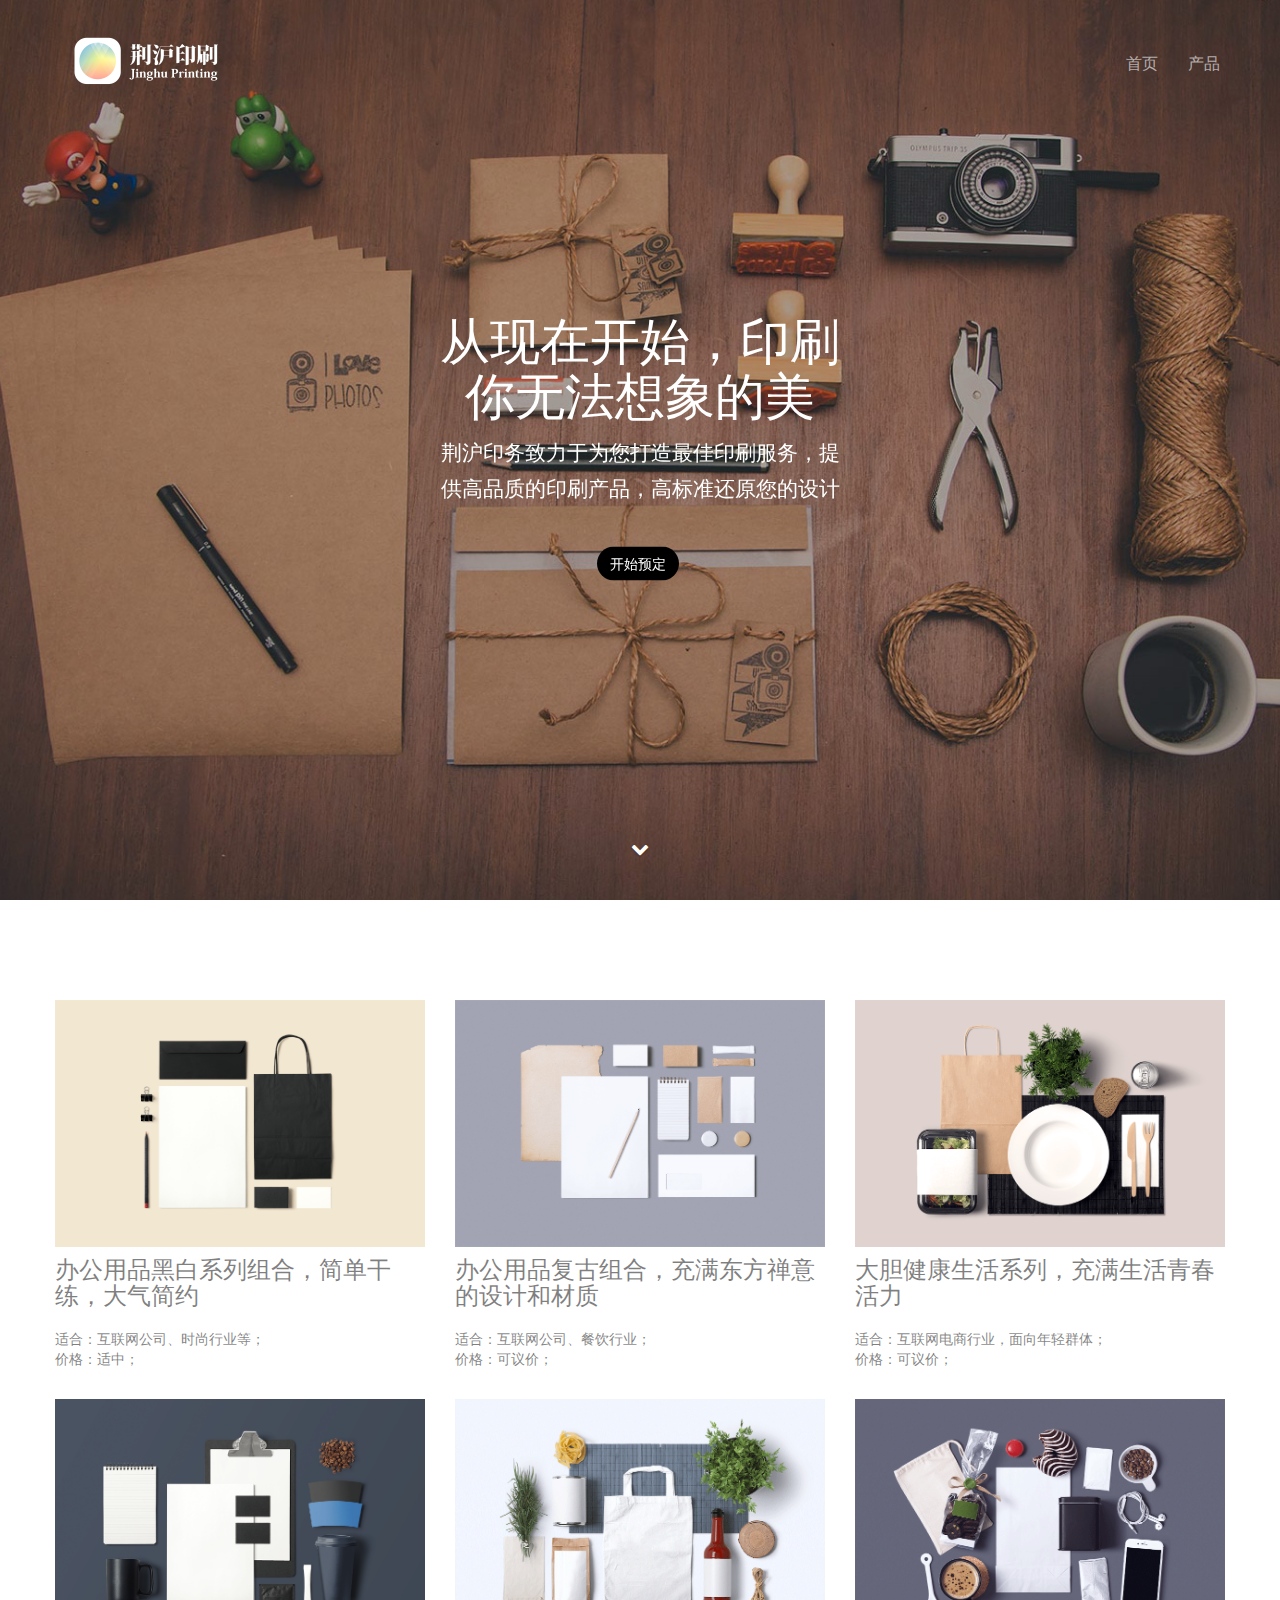
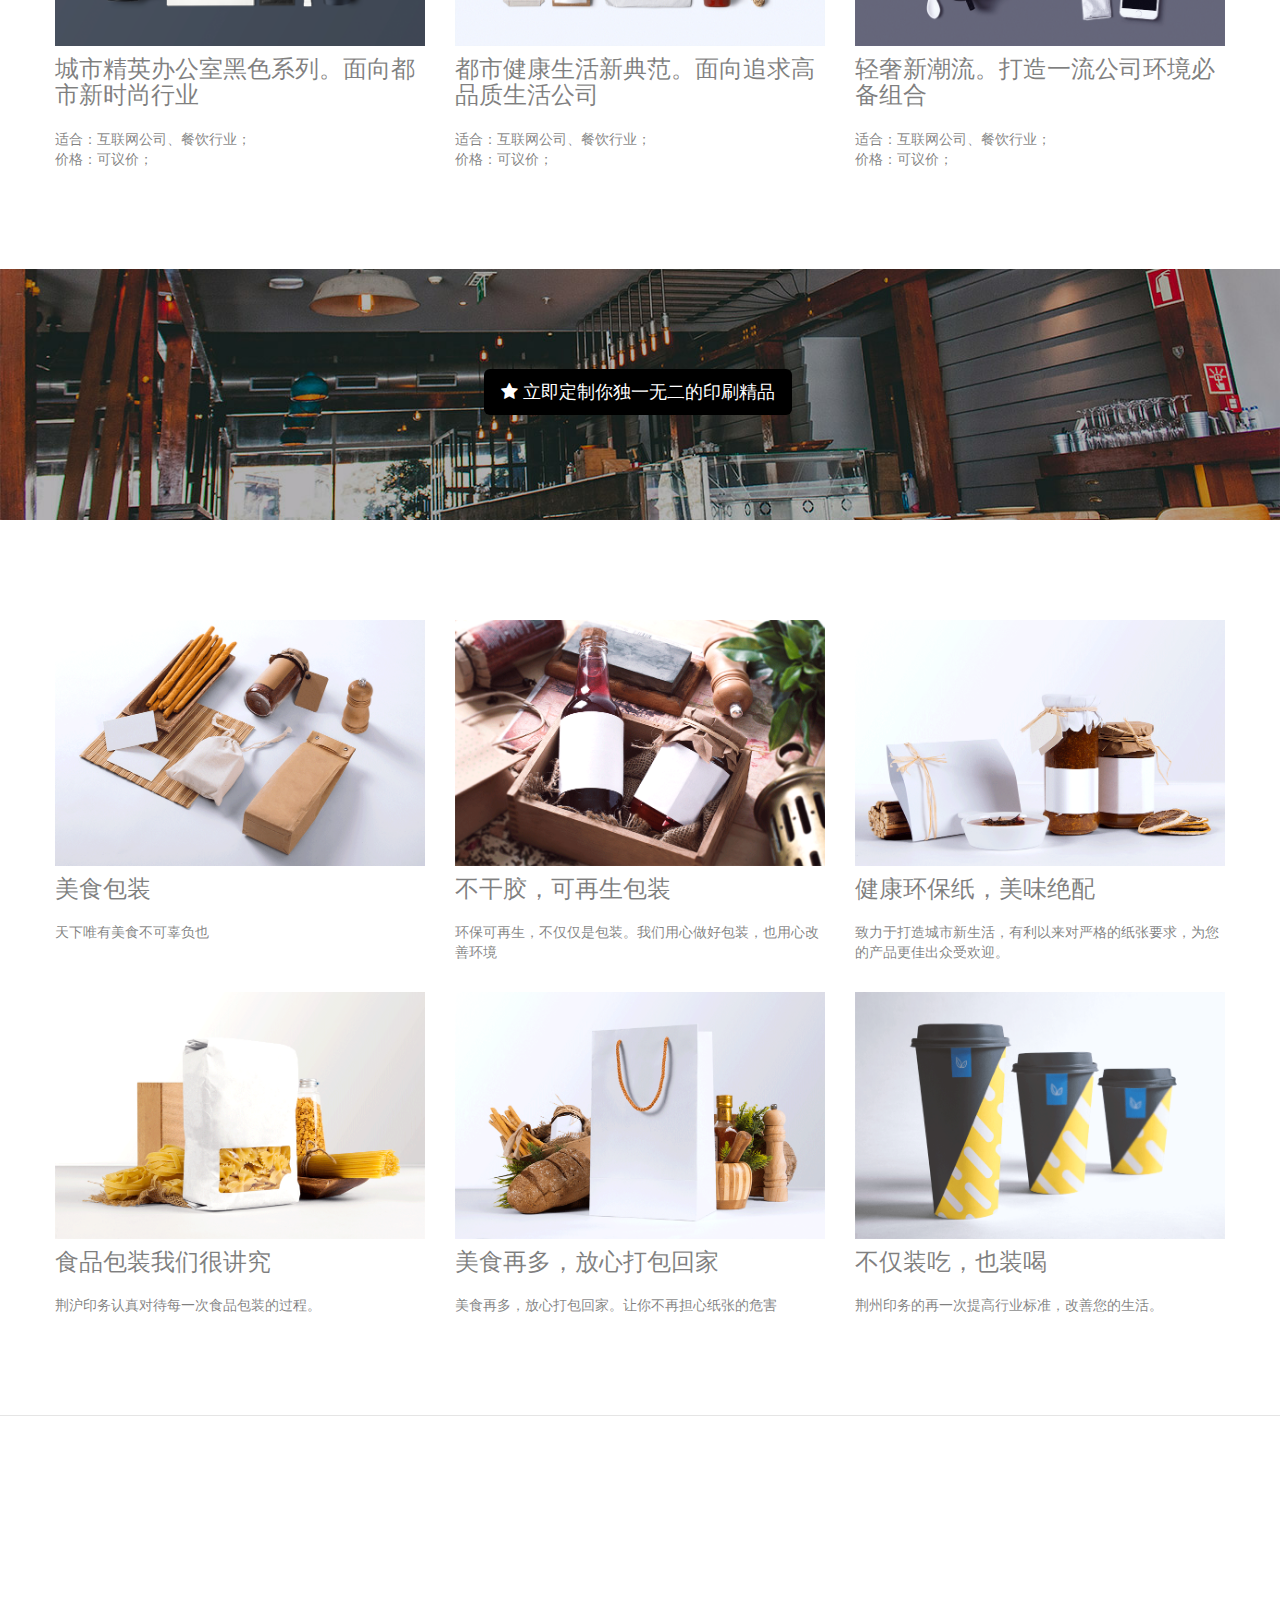
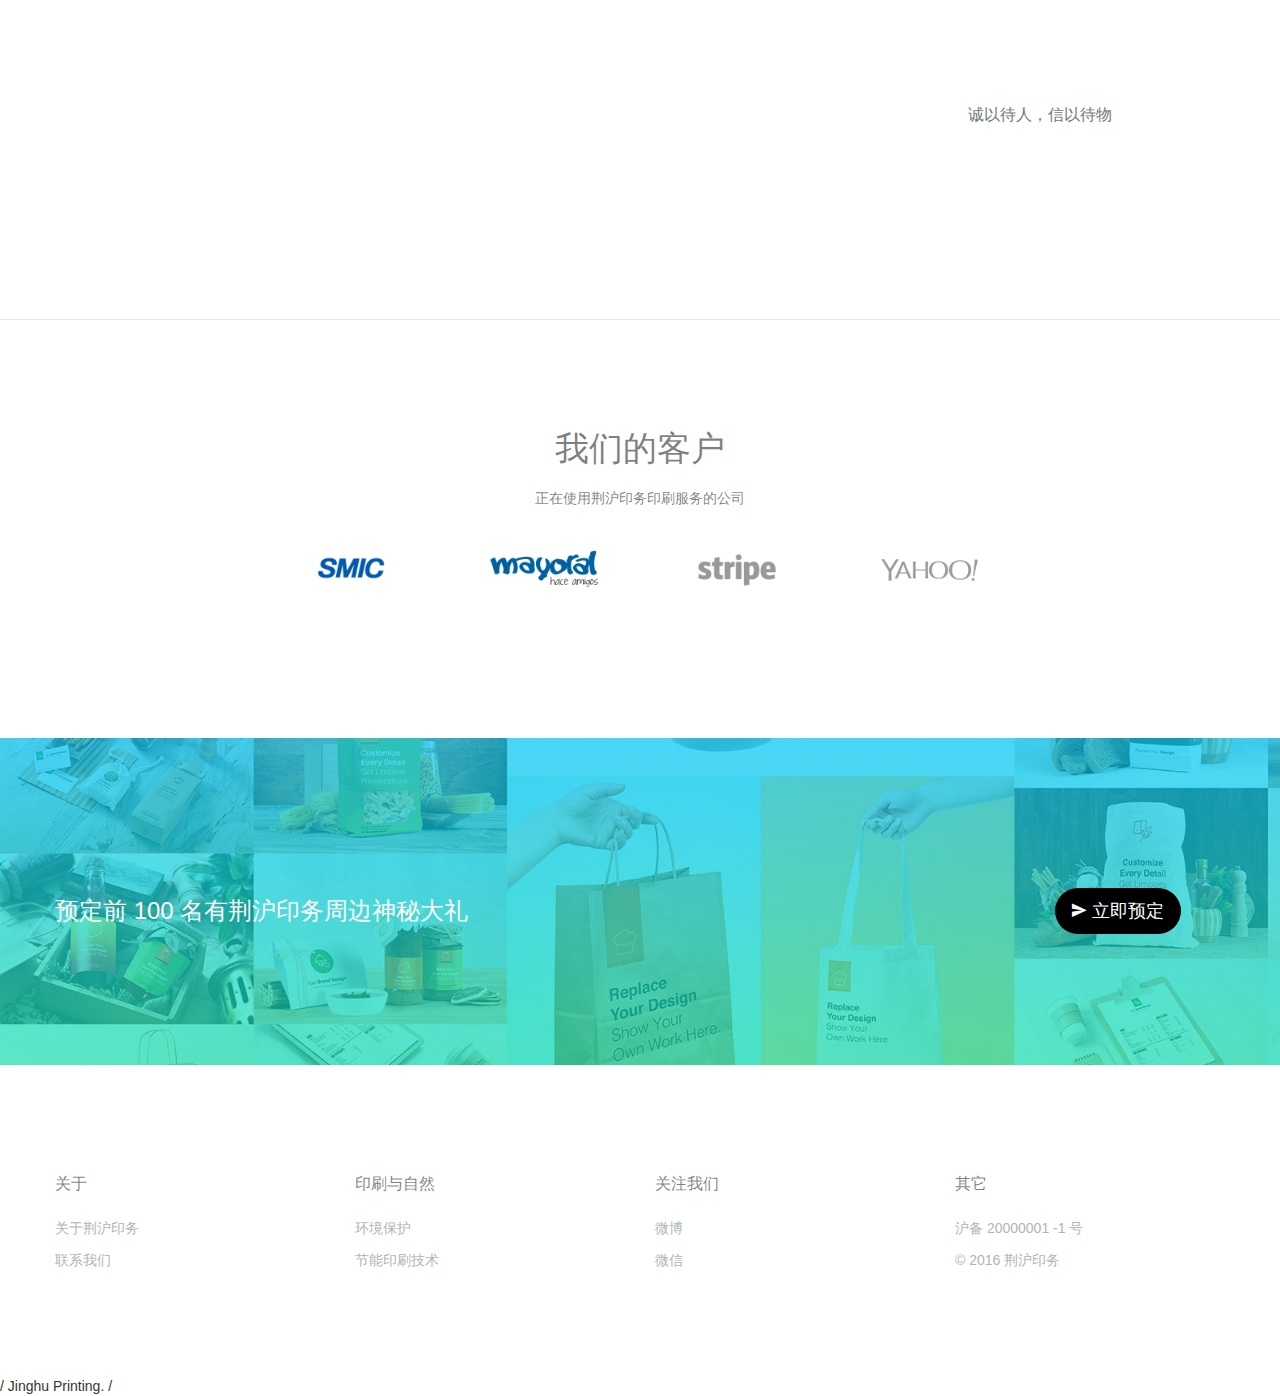
<file: index.html>
<!doctype html>
<html>
<head>
    <meta charset="utf-8">
    <meta name="keywords" content="">
    <meta name="description" content="">
    <meta name="viewport" content="width=device-width, initial-scale=1, user-scalable=0">
    <link rel="shortcut icon" type="image/png" href="favicon.png" />
    
	<link rel="stylesheet" type="text/css" href="./css/bootstrap.min.css">
	<link rel="stylesheet" type="text/css" href="style.css">
	<link rel="stylesheet" href="./css/animate.min.css" /><link rel='stylesheet' href='./css/font-awesome.min.css'/><link rel='stylesheet' href='./css/ionicons.min.css'/>
    
	<script src="./js/jquery-2.1.0.min.js"></script>
	<script src="./js/bootstrap.min.js"></script>
	<script src="./js/blocs.min.js"></script>
    <title>Home</title>

</head>
<body>
<!-- Main container -->
<div class="page-container">
    
<!-- hero-bloc -->
<div id="hero-bloc" class="bloc bloc-fill-screen b-parallax bgc-black-2 bg-desk-equipment d-bloc">
	<div class="container fill-bloc-top-edge">
		<nav class="navbar row">
			<div class="navbar-header">
				<a class="navbar-brand" href="index.html"><img src="img/logo.png" alt="logo" width="180" /></a>
				<button id="nav-toggle" type="button" class="ui-navbar-toggle navbar-toggle" data-toggle="collapse" data-target=".navbar-1">
					<span class="sr-only">Toggle navigation</span><span class="icon-bar"></span><span class="icon-bar"></span><span class="icon-bar"></span>
				</button>
			</div>
			<div class="collapse navbar-collapse navbar-1">
				<ul class="site-navigation nav navbar-nav pull-right">
					<li class="active">
						<a href="index.html">首页</a>
					</li>
					<li>
						<a href="产品.html">产品</a>
					</li>
				</ul>
			</div>
		</nav>
	</div>
	<div class="container fill-bloc-bottom-edge">
		<div class="row">
			<div class="col-sm-12">
				<a id="scroll-hero" class="btn-dwn" href="#"></a>
				<div class="text-center">
					<a id="scroll-hero" class="btn-dwn" href="#"></a><a onclick="scrollToTarget('#bloc-2')"><span class="fa fa-chevron-down icon-1660 icon-snow icon-sm sm-shadow"></span></a>
				</div>
			</div>
		</div>
	</div>
	<div class="container">
		<div class="row animDelay02 animated zoomIn">
			<div class="col-sm-12">
				<h1 class=" mg-ld text-w-lg text-left text-center tc-white ">
					从现在开始，印刷你无法想象的美
				</h1>
				<h3 class=" text-center mg-lg text-w-lg tc-white-2">
					荆沪印务致力于为您打造最佳印刷服务，提供高品质的印刷产品，高标准还原您的设计
				</h3>
				<div class="text-center">
					<a href="index.html" class="btn btn-rd btn-black">开始预定</a>
				</div>
			</div>
		</div>
	</div>
</div>
<!-- hero-bloc END -->

<!-- bloc-2 -->
<div class="bloc bgc-2 l-bloc" id="bloc-2">
	<div class="container bloc-lg">
		<div class="row">
			<div class="col-sm-4">
				<img src="img/p01.png" class="img-responsive" />
				<h3 class="mg-md">
					办公用品黑白系列组合，简单干练，大气简约
				</h3>
				<p>
					适合：互联网公司、时尚行业等；<br /> 价格：适中；
				</p>
			</div>
			<div class="col-sm-4">
				<img src="img/p02.png" class="img-responsive" />
				<h3 class="mg-md">
					办公用品复古组合，充满东方禅意的设计和材质
				</h3>
				<p>
					适合：互联网公司、餐饮行业；<br /> 价格：可议价；
				</p>
			</div>
			<div class="col-sm-4">
				<img src="img/p03.png" class="img-responsive" />
				<h3 class="mg-md">
					大胆健康生活系列，充满生活青春活力
				</h3>
				<p>
					适合：互联网电商行业，面向年轻群体；<br /> 价格：可议价；
				</p>
			</div>
		</div>
		<div class="row voffset">
			<div class="col-sm-4">
				<img src="img/p04.png" class="img-responsive" />
				<h3 class="mg-md">
					城市精英办公室黑色系列。面向都市新时尚行业
				</h3>
				<p>
					适合：互联网公司、餐饮行业；<br /> 价格：可议价；
				</p>
			</div>
			<div class="col-sm-4">
				<img src="img/p05.png" class="img-responsive" />
				<h3 class="mg-md">
					都市健康生活新典范。面向追求高品质生活公司
				</h3>
				<p>
					适合：互联网公司、餐饮行业；<br /> 价格：可议价；
				</p>
			</div>
			<div class="col-sm-4">
				<img src="img/p06.png" class="img-responsive" />
				<h3 class="mg-md">
					轻奢新潮流。打造一流公司环境必备组合
				</h3>
				<p>
					适合：互联网公司、餐饮行业；<br /> 价格：可议价；
				</p>
			</div>
		</div>
	</div>
</div>
<!-- bloc-2 END -->

<!-- bloc-3 -->
<div class="bloc bgc-2 bg-bg02 d-bloc" id="bloc-3">
	<div class="container bloc-lg">
		<div class="row">
			<div class="col-sm-12 text-center">
				<a href="index.html" class="btn   btn-lg btn-black"><span class="fa fa-star icon-spacer"></span>立即定制你独一无二的印刷精品</a>
			</div>
		</div>
	</div>
</div>
<!-- bloc-3 END -->

<!-- bloc-4 -->
<div class="bloc bgc-2 l-bloc" id="bloc-4">
	<div class="container bloc-lg">
		<div class="row">
			<div class="col-sm-4">
				<img src="img/m01.png" class="img-responsive" />
				<h3 class="mg-md">
					美食包装
				</h3>
				<p>
					天下唯有美食不可辜负也
				</p>
			</div>
			<div class="col-sm-4">
				<img src="img/m02.png" class="img-responsive" />
				<h3 class="mg-md">
					不干胶，可再生包装
				</h3>
				<p>
					环保可再生，不仅仅是包装。我们用心做好包装，也用心改善环境
				</p>
			</div>
			<div class="col-sm-4">
				<img src="img/m03.png" class="img-responsive" />
				<h3 class="mg-md">
					健康环保纸，美味绝配
				</h3>
				<p>
					致力于打造城市新生活，有利以来对严格的纸张要求，为您的产品更佳出众受欢迎。
				</p>
			</div>
		</div>
		<div class="row voffset">
			<div class="col-sm-4">
				<img src="img/m04.png" class="img-responsive" />
				<h3 class="mg-md">
					食品包装我们很讲究
				</h3>
				<p>
					荆沪印务认真对待每一次食品包装的过程。
				</p>
			</div>
			<div class="col-sm-4">
				<img src="img/m05.png" class="img-responsive" />
				<h3 class="mg-md">
					美食再多，放心打包回家
				</h3>
				<p>
					美食再多，放心打包回家。让你不再担心纸张的危害
				</p>
			</div>
			<div class="col-sm-4">
				<img src="img/m06.png" class="img-responsive" />
				<h3 class="mg-md">
					不仅装吃，也装喝
				</h3>
				<p>
					荆州印务的再一次提高行业标准，改善您的生活。
				</p>
			</div>
		</div>
	</div>
</div>
<!-- bloc-4 END -->

<!-- bloc-5 -->
<div class="bloc b-divider tc-aurometalsaurus bgc-2" id="bloc-5">
	<div class="container bloc-xl">
		<div class="row">
			<div class="col-sm-4">
				<div class="text-center">
					<span class="fa fa-thumbs-up animated fadeInUp animDelay02 icon-md icon-medium-turquoise"></span>
				</div>
				<h3 class="text-center animated fadeInUp animDelay02  text-w-80 mg-md tc-aurometalsaurus">
					<br />“品质"
				</h3>
				<p class="text-center animated fadeInUp animDelay02  mg-lg text-w-70">
					上乘平台，上乘品质
				</p>
			</div>
			<div class="col-sm-4">
				<div class="text-center">
					<span class="fa fa-rocket animated fadeInUp animDelay02 icon-md icon-medium-turquoise"></span>
				</div>
				<h3 class="text-center animated fadeInUp animDelay02  text-w-80 mg-md tc-aurometalsaurus">
					<br />“快速”
				</h3>
				<p class="text-center animated fadeInUp animDelay02  text-w-70">
					无论再快，都保证品质
				</p>
			</div>
			<div class="col-sm-4">
				<div class="text-center">
					<span class="fa fa-briefcase animDelay02 animated fadeInUp icon-md icon-medium-turquoise"></span>
				</div>
				<h3 class="text-center animated fadeInUp animDelay02  text-w-80 mg-md tc-aurometalsaurus">
					<br />“诚信”
				</h3>
				<p class="text-center  text-w-70">
					诚以待人，信以待物
				</p>
			</div>
		</div>
	</div>
</div>
<!-- bloc-5 END -->

<!-- bloc-6 -->
<div class="bloc bgc-2 l-bloc" id="bloc-6">
	<div class="container bloc-lg">
		<div class="row">
			<div class="col-sm-12">
				<h3 class="text-center  mg-md">
					我们的客户
				</h3>
				<p class="text-center mg-lg">
					正在使用荆沪印务印刷服务的公司
				</p>
			</div>
			<div class="col-xs-12 col-md-8 col-md-offset-2">
				<div class="col-sm-3">
					<img src="img/smic.png" class="img-responsive" />
				</div>
				<div class="col-sm-3">
					<img src="img/mayoral.png" class="img-responsive mg-lg" />
				</div>
				<div class="col-sm-3">
					<img src="img/stripe.png" class="img-responsive" />
				</div>
				<div class="col-sm-3">
					<img src="img/yahoo.png" class="img-responsive" />
				</div>
			</div>
		</div>
	</div>
</div>
<!-- bloc-6 END -->

<!-- bloc-7 -->
<div class="bloc bg-photo-bottom-bg bgc-medium-turquoise l-bloc" id="bloc-7">
	<div class="container bloc-lg">
		<div class="row voffset-md">
			<div class="col-sm-10">
				<h3 class="mg-lg tc-snow">
					预定前 100 名有荆沪印务周边神秘大礼
				</h3>
			</div>
			<div class="col-sm-2">
				<a href="index.html" class="btn  btn-d  btn-lg btn-rd"><span class="ion ion-android-send icon-spacer icon-snow"></span>立即预定</a>
			</div>
		</div>
	</div>
</div>
<!-- bloc-7 END -->

<!-- Footer - bloc-15 -->
<div class="bloc bgc-2 l-bloc" id="bloc-15">
	<div class="container bloc-lg">
		<div class="row">
			<div class="col-sm-3">
				<h3 class="mg-md ">
					关于
				</h3><a href="index.html" class="a-btn a-block ltc-ash-grey">关于荆沪印务</a><a href="index.html" class="a-btn a-block ltc-ash-grey">联系我们</a>
			</div>
			<div class="col-sm-3">
				<h3 class="mg-md ">
					印刷与自然
				</h3><a href="index.html" class="a-btn a-block ltc-ash-grey">环境保护</a><a href="index.html" class="a-btn a-block ltc-ash-grey">节能印刷技术</a>
			</div>
			<div class="col-sm-3">
				<h3 class="mg-md ">
					关注我们
				</h3><a href="index.html" class="a-btn a-block ltc-ash-grey">微博</a><a href="index.html" class="a-btn a-block ltc-ash-grey">微信</a>
			</div>
			<div class="col-sm-3">
				<h3 class="mg-md ">
					其它
				</h3><a href="index.html" class="a-btn a-block ltc-ash-grey">沪备 20000001 -1 号</a><a href="index.html" class="a-btn a-block ltc-ash-grey">© 2016 荆沪印务</a>
			</div>
		</div>
	</div>
</div>
<!-- Footer - bloc-15 END -->
</div>
<!-- Main container END -->
    
/
Jinghu Printing.

/


</body>
    
<!-- Google Analytics -->

<!-- Google Analytics END -->

</html>
</file>
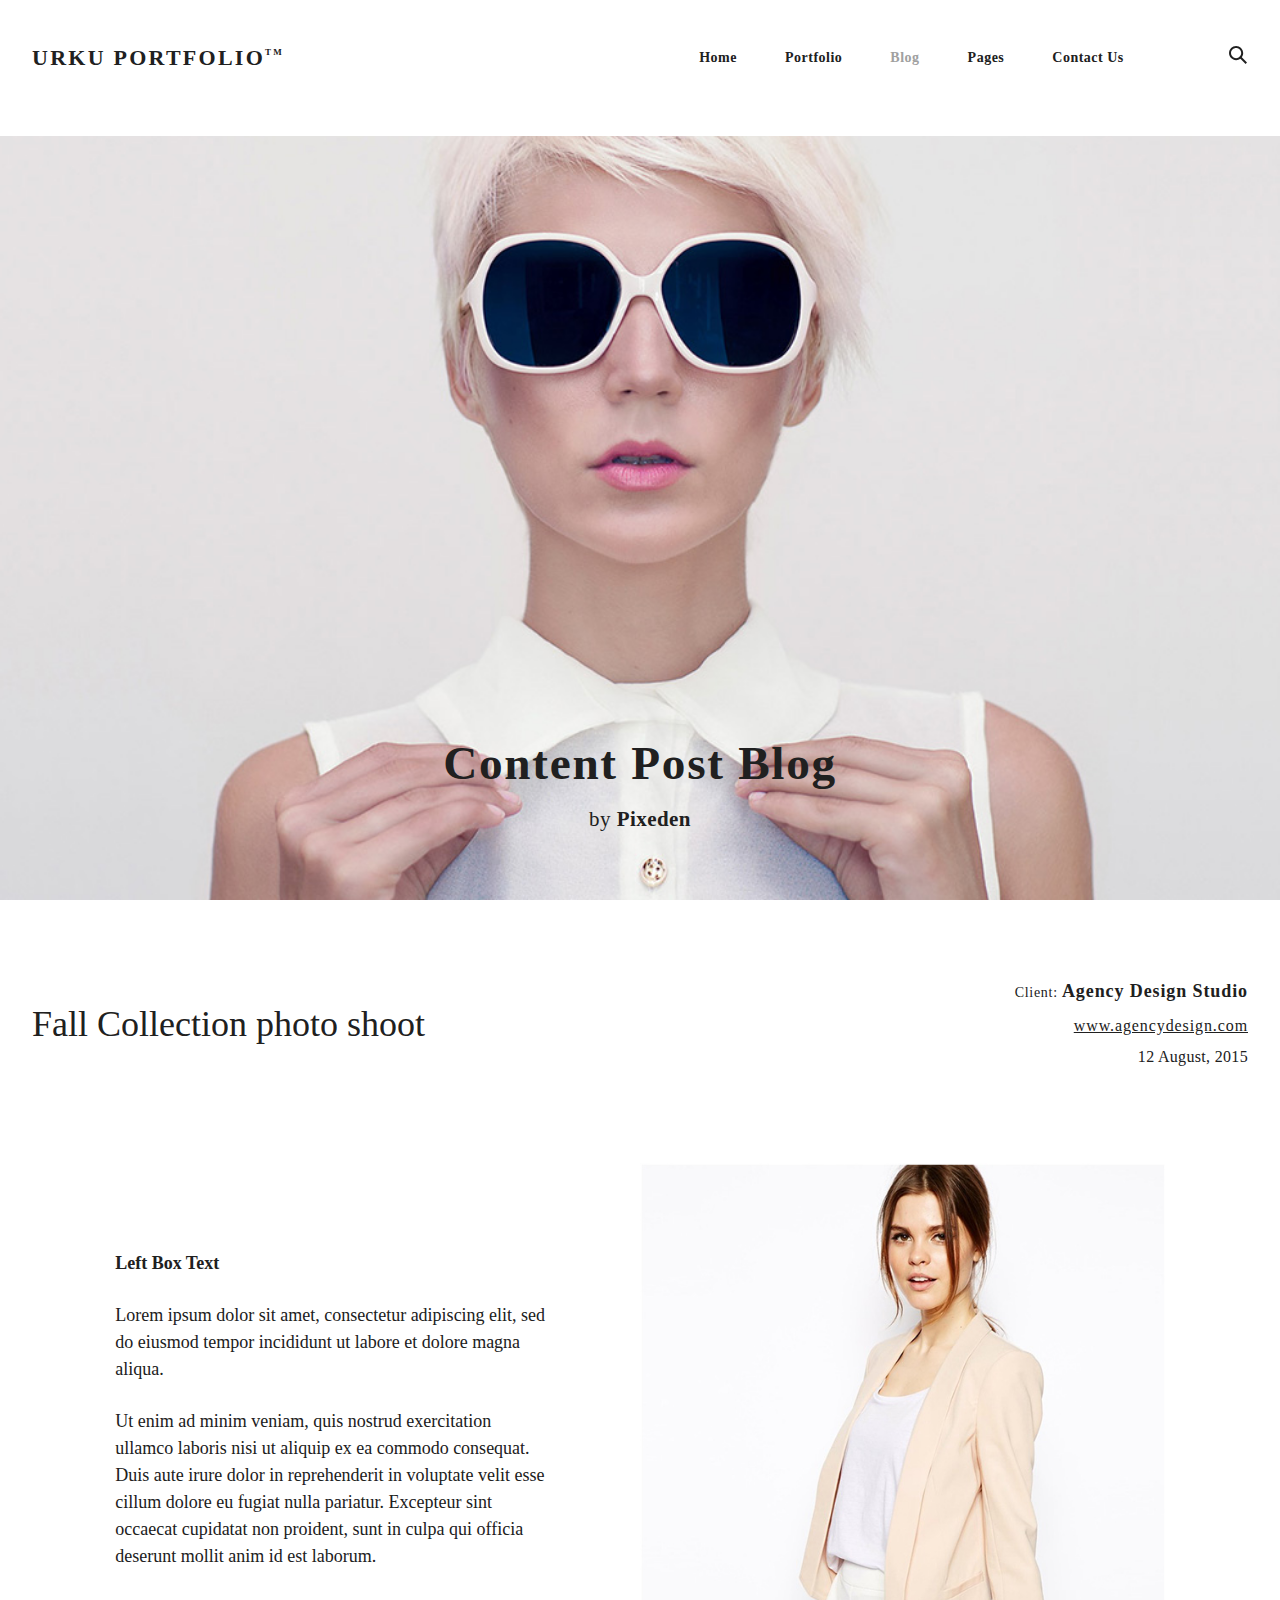
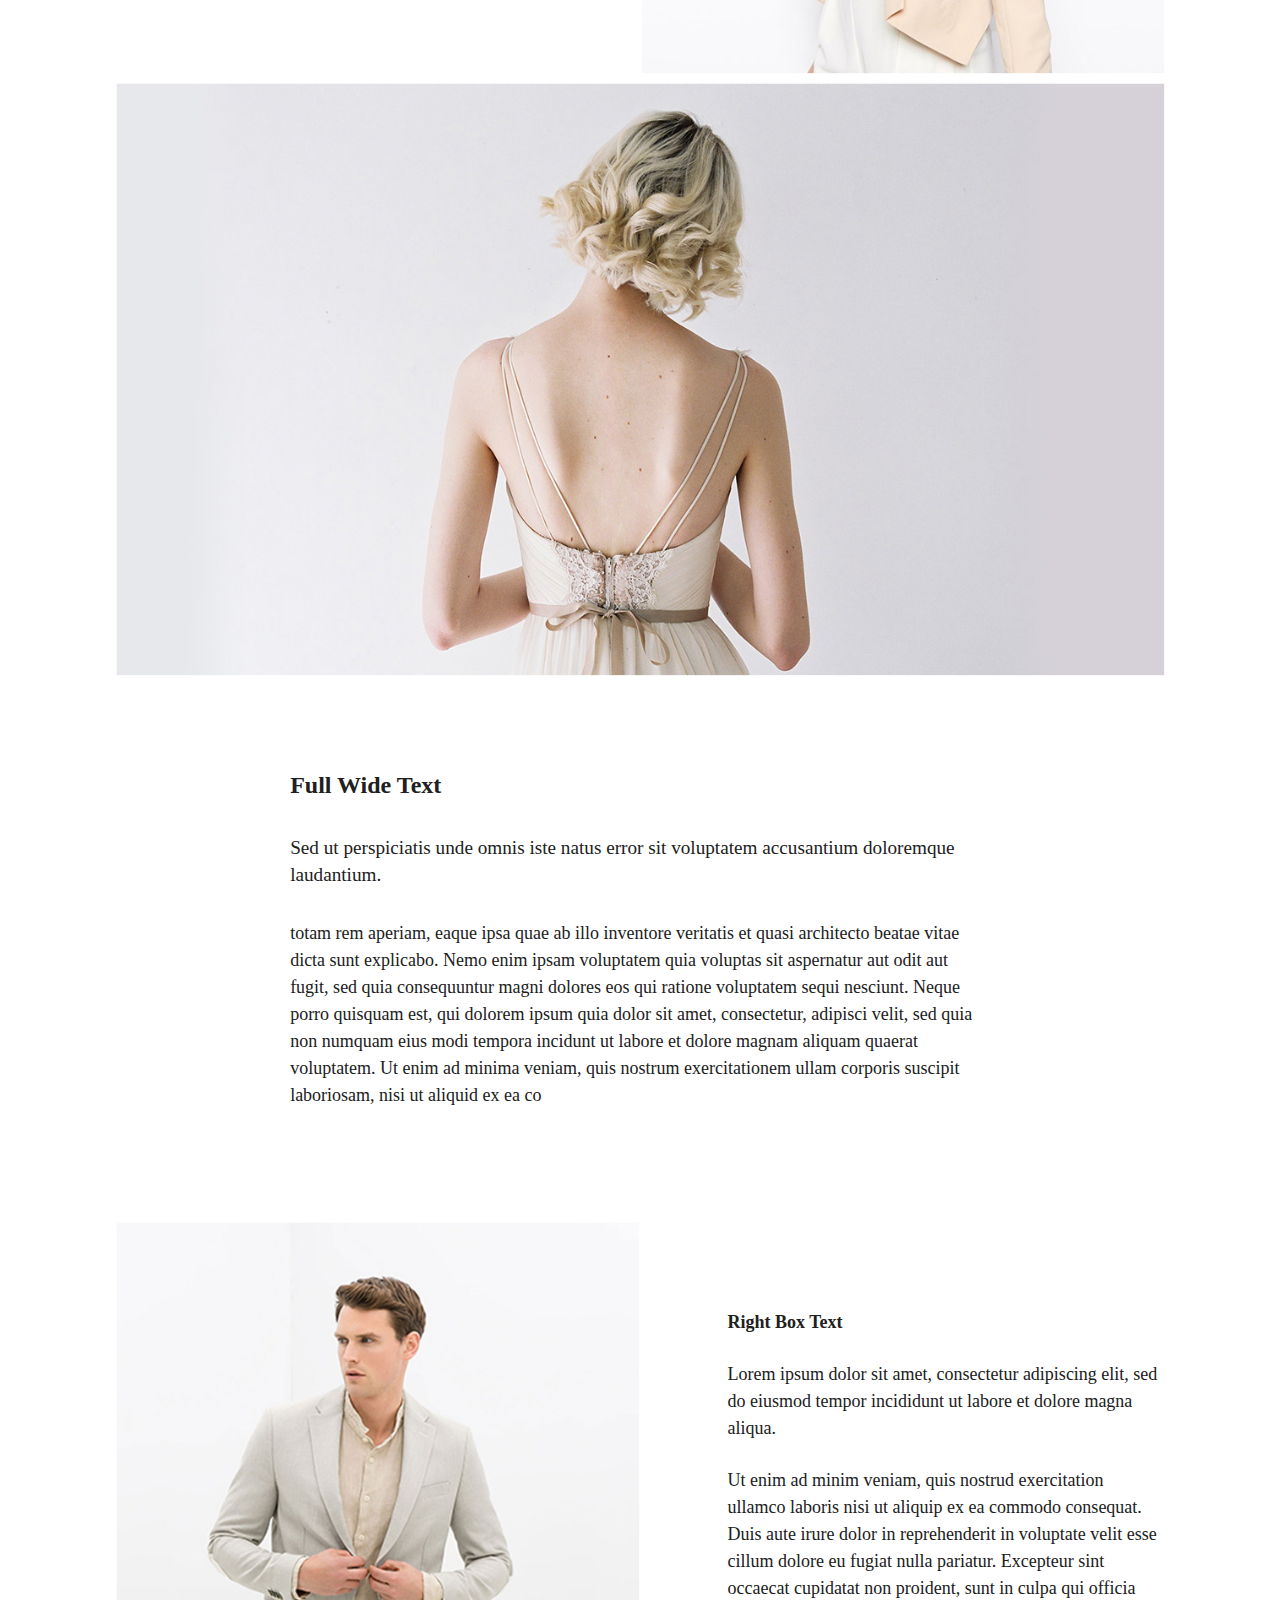
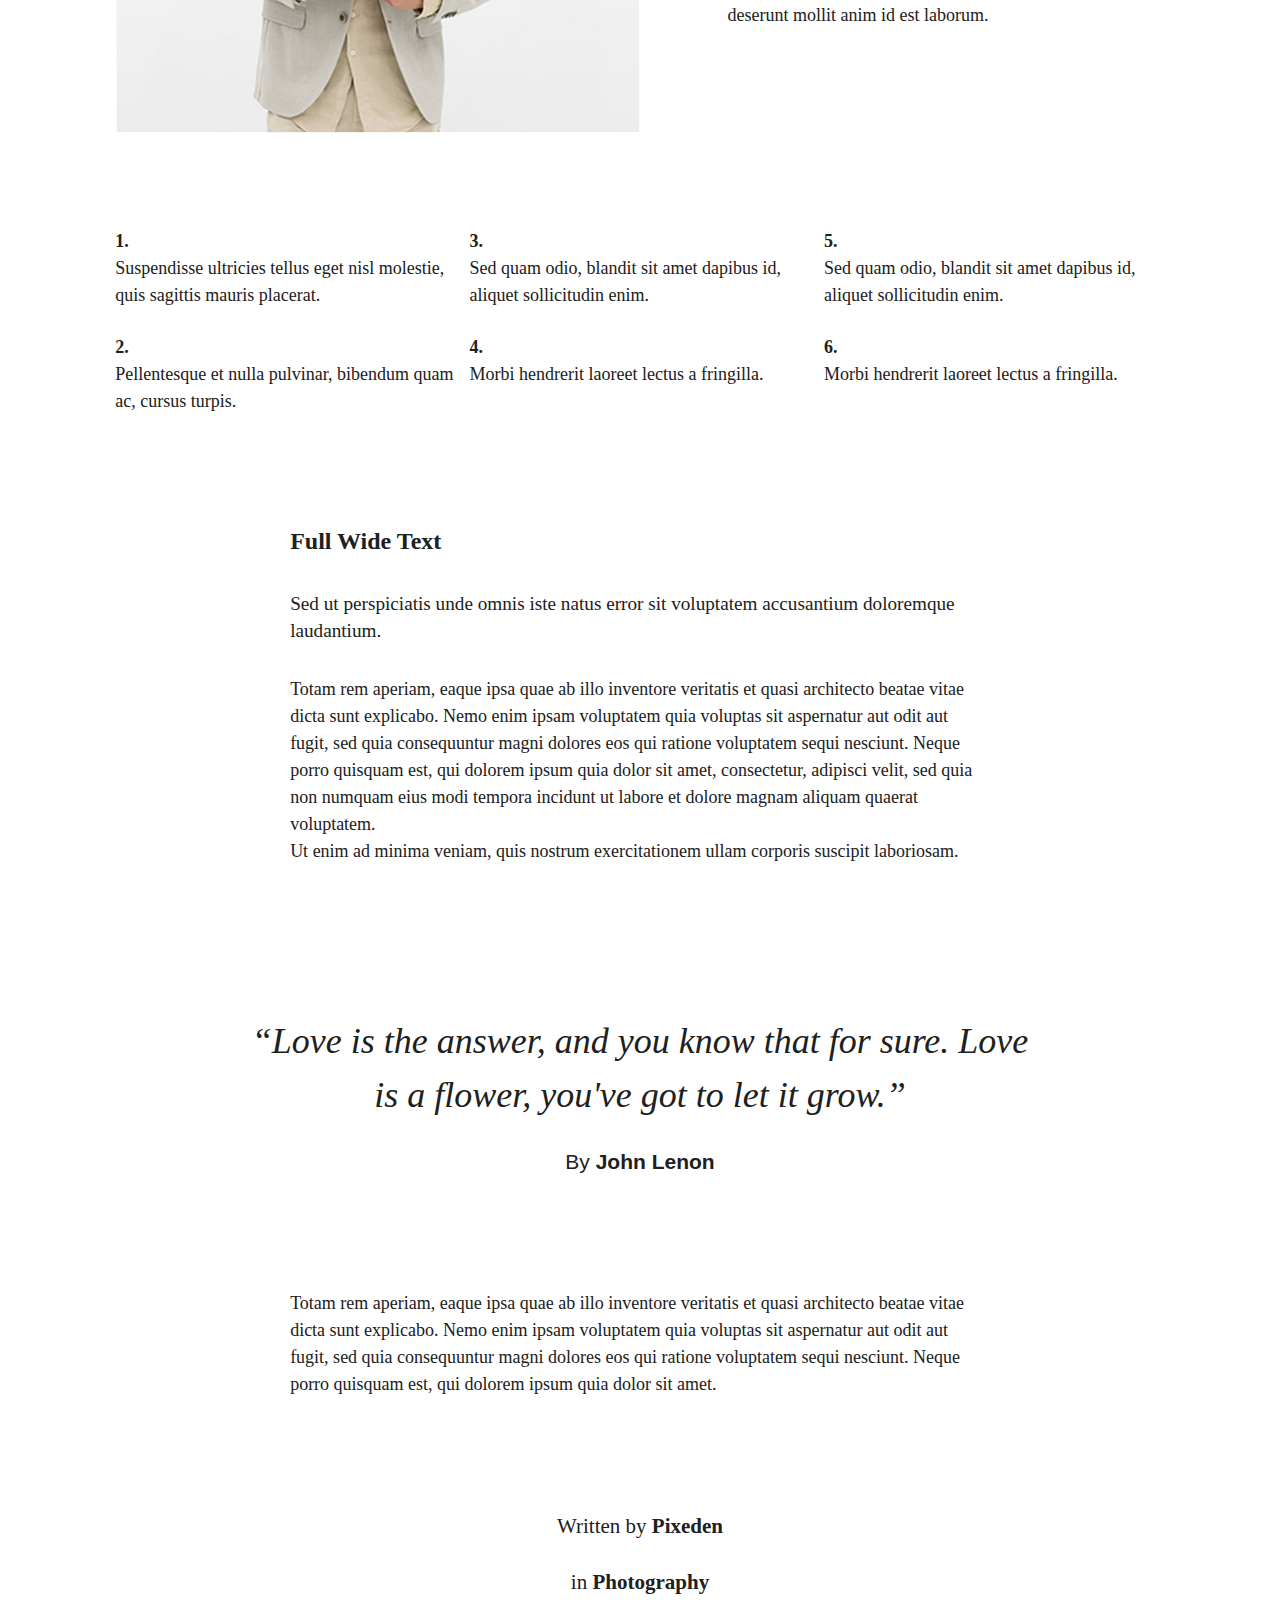
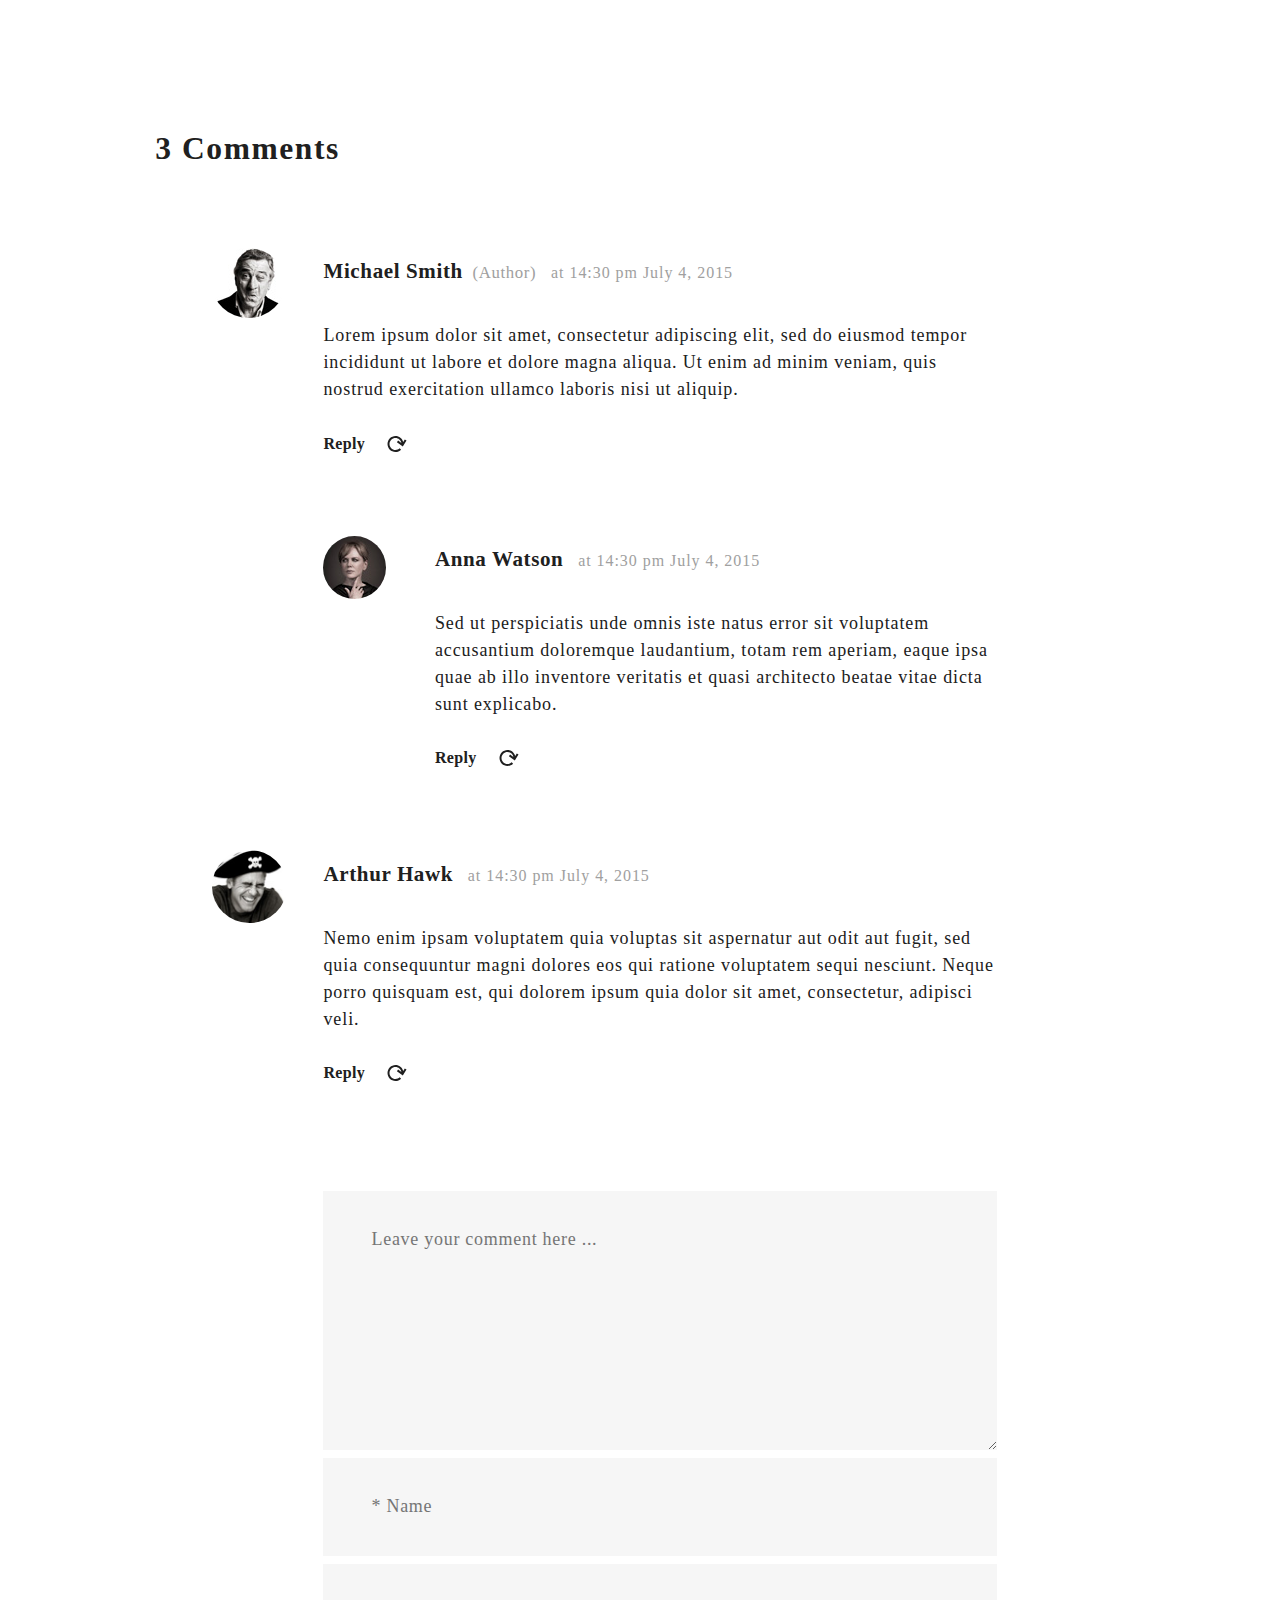
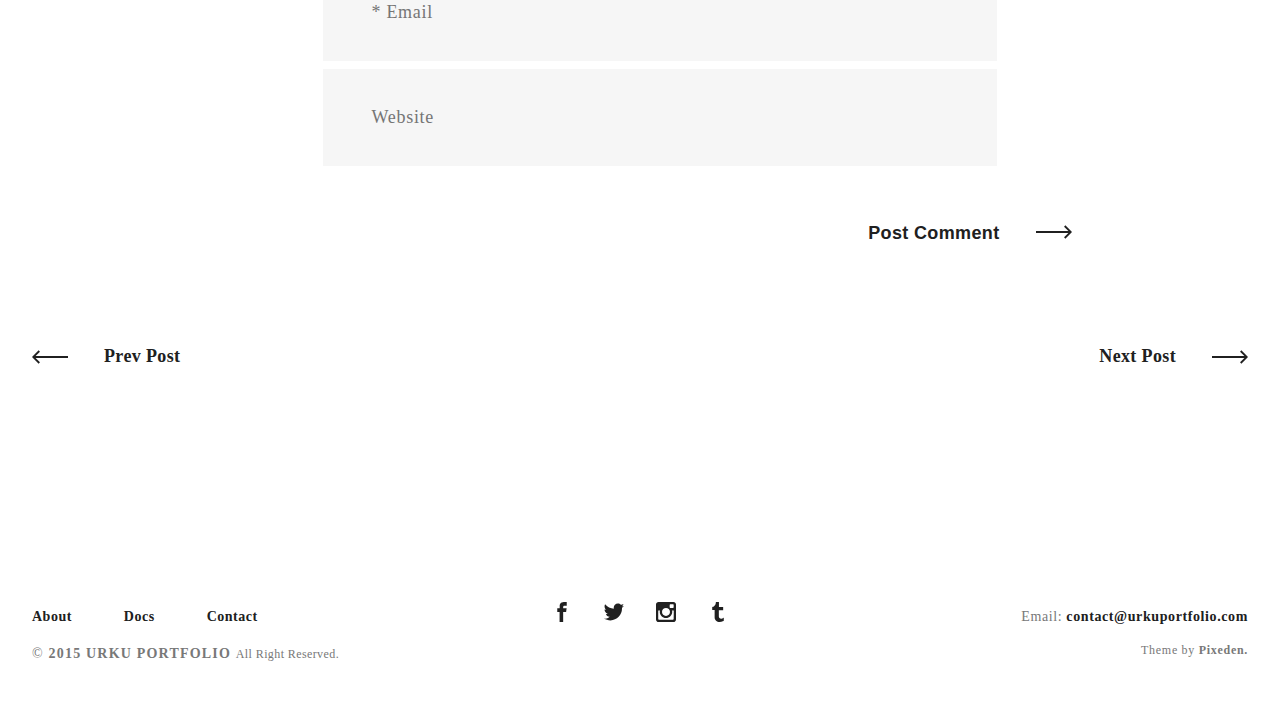
<file: blog-post.html>
<!DOCTYPE html>
<html>
  <head>
    <meta name="viewport" content="width=device-width, initial-scale=1.0">
    <meta charset="UTF-8">
    <title>Urku Portfolio :: Pixeden</title>
    <link rel="icon" type="image/svg+xml" href="assets/img/urku-ico.svg">
    <link rel="stylesheet" href="assets/css/aurora-pack.min.css">
    <link rel="stylesheet" href="assets/css/aurora-theme-base.min.css">
    <link rel="stylesheet" href="assets/css/urku.css">
  </head>
  <body class="top-fixed">
    <header class="ae-container-fluid ae-container-fluid--full rk-header ">
      <input type="checkbox" id="mobile-menu" class="rk-mobile-menu">
      <label for="mobile-menu">
        <svg>
          <use xlink:href="assets/img/symbols.svg#bar"></use>
        </svg>
        <svg>
          <use xlink:href="assets/img/symbols.svg#bar"></use>
        </svg>
        <svg>
          <use xlink:href="assets/img/symbols.svg#bar"></use>
        </svg>
      </label>
      <div class="ae-container-fluid rk-topbar">
        <h1 class="rk-logo"><a href="index.html">urku portfolio<sup>tm</sup></a></h1>
        <nav class="rk-navigation">
          <ul class="rk-menu">
            <li class="rk-menu__item"><a href="index.html" class="rk-menu__link">Home</a>
            </li>
            <li class="rk-menu__item"><a href="portfolio.html" class="rk-menu__link">Portfolio</a>
              <nav class="rk-menu__sub">
                <ul class="rk-container">
                  <li class="rk-menu__item"><a href="portfolio.html" class="rk-menu__link">Flex</a></li>
                  <li class="rk-menu__item"><a href="portfolio-alt.html" class="rk-menu__link">Switch</a></li>
                  <li class="rk-menu__item"><a href="portfolio-raw.html" class="rk-menu__link">Static</a></li>
                  <li class="rk-menu__item"><a href="portfolio-masonry.html" class="rk-menu__link">Masonry</a></li>
                </ul>
              </nav>
            </li>
            <li class="active rk-menu__item"><a href="blog.html" class="rk-menu__link">Blog</a>
            </li>
            <li class="rk-menu__item"><a href="#0" class="rk-menu__link">Pages</a>
              <nav class="rk-menu__sub">
                <ul class="rk-container">
                  <li class="rk-menu__item"><a href="about.html" class="rk-menu__link">About</a></li>
                  <li class="rk-menu__item"><a href="documentation.html" class="rk-menu__link">Documentation</a></li>
                  <li class="rk-menu__item"><a href="design-styles.html" class="rk-menu__link">Design Styles</a></li>
                </ul>
              </nav>
            </li>
            <li class="rk-menu__item"><a href="contact.html" class="rk-menu__link">Contact Us</a>
            </li>
          </ul>
          <form class="rk-search">
            <input type="text" placeholder="Search" id="urku-search" class="rk-search-field">
            <label for="urku-search">
              <svg>
                <use xlink:href="assets/img/symbols.svg#icon-search"></use>
              </svg>
            </label>
          </form>
        </nav>
      </div>
    </header>
    <section class="ae-container-fluid ae-container-fluid--full">
      <header class="rk-portfolio-cover  post-inside-1">
        <div class="item-inside__meta">
          <h1 class="ae-u-bolder rk-portfolio-title ">Content Post Blog</h1>
          <p class="ae-theta rk-portfolio-category ">by <span class="ae-u-bolder">Pixeden</span></p>
        </div>
      </header>
      <div class="ae-container-fluid">
        <div class="ae-grid ae-grid--collapse rk-portfolio-info ">
          <div class="ae-grid__item item-lg-8 item-sm--center au-xs-ta-center au-lg-ta-left">
            <h2 class="rk-portfolio-inner-title ">Fall Collection photo shoot</h2>
          </div>
          <div class="ae-grid__item item-lg-4 au-xs-ta-center au-lg-ta-right rk-portfolio-details">
            <p class="rk-portfolio-inner-client "><span class="ae-lambda">Client: </span><span class="ae-u-bolder">Agency Design Studio</span></p>
            <p class="au-underline rk-portfolio-inner-website "><a href="#0" class="ae-kappa">www.agencydesign.com</a></p>
            <p class="ae-kappa ae-u-bold rk-portfolio-inner-date ">12 August, 2015</p>
          </div>
        </div>
      </div>
      <div class="ae-container-fluid ae-container-fluid--inner rk-portfolio--inner">
        <div class="ae-grid ae-grid--collapse au-xs-ptp-1">
          <div class="ae-grid__item item-lg-5 au-lg-ptp-1">
            <p class="ae-u-bolder">Left Box Text</p>
            <p>Lorem ipsum dolor sit amet, consectetur adipiscing elit, sed do eiusmod tempor incididunt ut labore et dolore magna aliqua.</p>
            <p>Ut enim ad minim veniam, quis nostrud exercitation ullamco laboris nisi ut aliquip ex ea commodo consequat. Duis aute irure dolor in reprehenderit in voluptate velit esse cillum dolore eu fugiat nulla pariatur. Excepteur sint occaecat cupidatat non proident, sunt in culpa qui officia deserunt mollit anim id est laborum.</p>
          </div>
          <div class="ae-grid__item item-lg-6 item-lg--offset-1"><img src="assets/img/post-inner-1.jpg" alt="Urku Portfolio"></div>
        </div>
        <div class="ae-grid ae-grid--collapse">
          <div class="ae-grid__item item-lg--auto"><img src="assets/img/post-inner-3.jpg" alt="Urku Portfolio"></div>
        </div>
        <div class="ae-grid ae-grid--collapse au-xs-ptp-1 au-xs-pbp-1">
          <div class="ae-grid__item item-lg-8 item-lg--offset-2">
            <h4 class="ae-u-bolder">Full Wide Text</h4>
            <p class="ae-eta">Sed ut perspiciatis unde omnis iste natus error sit voluptatem accusantium doloremque laudantium.</p>
            <p>totam rem aperiam, eaque ipsa quae ab illo inventore veritatis et quasi architecto beatae vitae dicta sunt explicabo. Nemo enim ipsam voluptatem quia voluptas sit aspernatur aut odit aut fugit, sed quia consequuntur magni dolores eos qui ratione voluptatem sequi nesciunt. Neque porro quisquam est, qui dolorem ipsum quia dolor sit amet, consectetur, adipisci velit, sed quia non numquam eius modi tempora incidunt ut labore et dolore magnam aliquam quaerat voluptatem. Ut enim ad minima veniam, quis nostrum exercitationem ullam corporis suscipit laboriosam, nisi ut aliquid ex ea co</p>
          </div>
        </div>
        <div class="ae-grid ae-grid--collapse">
          <div class="ae-grid__item item-lg-6"><img src="assets/img/post-inner-2.jpg" alt="Urku Portfolio"></div>
          <div class="ae-grid__item item-lg-5 item-lg--offset-1 au-lg-ptp-1">
            <p class="ae-u-bolder">Right Box Text</p>
            <p>Lorem ipsum dolor sit amet, consectetur adipiscing elit, sed do eiusmod tempor incididunt ut labore et dolore magna aliqua.</p>
            <p>Ut enim ad minim veniam, quis nostrud exercitation ullamco laboris nisi ut aliquip ex ea commodo consequat. Duis aute irure dolor in reprehenderit in voluptate velit esse cillum dolore eu fugiat nulla pariatur. Excepteur sint occaecat cupidatat non proident, sunt in culpa qui officia deserunt mollit anim id est laborum.</p>
          </div>
        </div>
        <div class="ae-grid ae-grid--alt au-lg-ta-left au-xs-ptp-1">
          <div class="ae-grid__item--alt item-lg-4"><span class="ae-u-boldest">1.</span>
            <p>Suspendisse ultricies tellus eget nisl molestie, quis sagittis mauris placerat.</p><span class="ae-u-boldest">2.</span>
            <p>Pellentesque et nulla pulvinar, bibendum quam ac, cursus turpis.</p>
          </div>
          <div class="ae-grid__item--alt item-lg-4"><span class="ae-u-boldest">3.</span>
            <p>Sed quam odio, blandit sit amet dapibus id, aliquet sollicitudin enim. </p><span class="ae-u-boldest">4.</span>
            <p>Morbi hendrerit laoreet lectus a fringilla.</p>
          </div>
          <div class="ae-grid__item--alt item-lg-4"><span class="ae-u-boldest">5.</span>
            <p>Sed quam odio, blandit sit amet dapibus id, aliquet sollicitudin enim. </p><span class="ae-u-boldest">6.</span>
            <p>Morbi hendrerit laoreet lectus a fringilla.</p>
          </div>
        </div>
        <div class="ae-grid ae-grid--collapse au-xs-ptp-1">
          <div class="ae-grid__item item-lg-8 item-lg--offset-2">
            <h4 class="ae-u-bolder">Full Wide Text</h4>
            <p class="ae-eta">Sed ut perspiciatis unde omnis iste natus error sit voluptatem accusantium doloremque laudantium.</p>
            <p>Totam rem aperiam, eaque ipsa quae ab illo inventore veritatis et quasi architecto beatae vitae dicta sunt explicabo. Nemo enim ipsam voluptatem quia voluptas sit aspernatur aut odit aut fugit, sed quia consequuntur magni dolores eos qui ratione voluptatem sequi nesciunt. Neque porro quisquam est, qui dolorem ipsum quia dolor sit amet, consectetur, adipisci velit, sed quia non numquam eius modi tempora incidunt ut labore et dolore magnam aliquam quaerat voluptatem. <br>Ut enim ad minima veniam, quis nostrum exercitationem ullam corporis suscipit laboriosam.</p>
          </div>
        </div>
        <div class="ae-grid ae-grid--collapse inner-box-3">
          <div class="ae-grid__item item-lg-10 item-lg--offset-1">
            <blockquote class="au-xs-ta-center">
              <p class="ae-delta au-italic">“Love is the answer, and you know that for sure. Love is a flower, you've got to let it grow.”</p>
              <footer> 
                <p class="ae-theta">By <span class="ae-u-bolder">John Lenon</span></p>
              </footer>
            </blockquote>
          </div>
        </div>
        <div class="ae-grid ae-grid--collapse au-xs-ptp-1">
          <div class="ae-grid__item item-lg-8 item-lg--offset-2">
            <p>Totam rem aperiam, eaque ipsa quae ab illo inventore veritatis et quasi architecto beatae vitae dicta sunt explicabo. Nemo enim ipsam voluptatem quia voluptas sit aspernatur aut odit aut fugit, sed quia consequuntur magni dolores eos qui ratione voluptatem sequi nesciunt. Neque porro quisquam est, qui dolorem ipsum quia dolor sit amet.</p>
          </div>
        </div>
        <div class="ae-grid ae-grid--collapse au-xs-ptp-1">
          <div class="ae-grid__item item-lg-12 au-xs-ta-center">
            <p class="ae-theta">Written by <span class="ae-u-bolder">Pixeden</span></p>
            <p class="ae-theta">in <span class="ae-u-bolder">Photography </span></p>
          </div>
        </div>
        <div class="ae-grid ae-grid--collapse au-xs-ptp-1">
          <div class="ae-grid__item item-lg-12"></div>
        </div>
      </div>
    </section>
    <ul class="ae-container-fluid ae-container-fluid--inner rk-comments">
      <h3 class="rk-comments__title ae-u-bolder">3 Comments</h3>
      <li>
        <article class="rk-comment">
          <aside class="rk-comment__avatar"><img src="assets/img/user-1.jpg" alt="" class="rk-comment__avatar au-circle"></aside>
          <div class="rk-comment__content">
            <header class="rk-comment__header">
              <h5 class="rk-comment__author ae-u-bolder"><a href="#0">Michael Smith</a><small class="ae-u-regular">&nbsp; (Author)</small></h5>
              <div class="rk-comment__meta">
                <p class="ae-kappa">&nbsp; at <a href="#0">14:30 pm </a><a href="#0">July 4, 2015</a></p>
              </div>
            </header>
            <div class="rk-comment__body">
              <p>Lorem ipsum dolor sit amet, consectetur adipiscing elit, sed do eiusmod tempor incididunt ut labore et dolore magna aliqua. Ut enim ad minim veniam, quis nostrud exercitation ullamco laboris nisi ut aliquip.</p>
            </div>
            <div class="rk-comment__actions ae-kappa"><a href="#0" class="ae-u-bold arrow-button arrow-button--compress">Reply
                <svg>
                  <use xlink:href="assets/img/symbols.svg#refresh"></use>
                </svg></a></div>
          </div>
        </article>
        <ul>
          <li>
            <article class="rk-comment">
              <aside class="rk-comment__avatar"><img src="assets/img/user-2.jpg" alt="" class="rk-comment__avatar au-circle"></aside>
              <div class="rk-comment__content">
                <header class="rk-comment__header">
                  <h5 class="rk-comment__author ae-u-bolder"><a href="#0">Anna Watson</a></h5>
                  <div class="rk-comment__meta">
                    <p class="ae-kappa">&nbsp; at <a href="#0">14:30 pm </a><a href="#0">July 4, 2015</a></p>
                  </div>
                </header>
                <div class="rk-comment__body">
                  <p>Sed ut perspiciatis unde omnis iste natus error sit voluptatem accusantium doloremque laudantium, totam rem aperiam, eaque ipsa quae ab illo inventore veritatis et quasi architecto beatae vitae dicta sunt explicabo.</p>
                </div>
                <div class="rk-comment__actions ae-kappa"><a href="#0" class="ae-u-bold arrow-button arrow-button--compress">Reply
                    <svg>
                      <use xlink:href="assets/img/symbols.svg#refresh"></use>
                    </svg></a></div>
              </div>
            </article>
          </li>
        </ul>
      </li>
      <li>
        <article class="rk-comment">
          <aside class="rk-comment__avatar"><img src="assets/img/user-3.jpg" alt="" class="rk-comment__avatar au-circle"></aside>
          <div class="rk-comment__content">
            <header class="rk-comment__header">
              <h5 class="rk-comment__author ae-u-bolder"><a href="#0">Arthur Hawk</a></h5>
              <div class="rk-comment__meta">
                <p class="ae-kappa">&nbsp; at <a href="#0">14:30 pm </a><a href="#0">July 4, 2015</a></p>
              </div>
            </header>
            <div class="rk-comment__body">
              <p>Nemo enim ipsam voluptatem quia voluptas sit aspernatur aut odit aut fugit, sed quia consequuntur magni dolores eos qui ratione voluptatem sequi nesciunt. Neque porro quisquam est, qui dolorem ipsum quia dolor sit amet, consectetur, adipisci veli.</p>
            </div>
            <div class="rk-comment__actions ae-kappa"><a href="#0" class="ae-u-bold arrow-button arrow-button--compress">Reply
                <svg>
                  <use xlink:href="assets/img/symbols.svg#refresh"></use>
                </svg></a></div>
          </div>
        </article>
      </li>
      <div class="ae-grid ae-grid--collapse inner-box-3">
        <div class="ae-grid__item item-lg-8 item-lg--offset-2">
          <form action="#0" class="ae-form--full">
            <textarea placeholder="Leave your comment here ..." cols="30" rows="7"></textarea>
            <input type="text" placeholder="* Name" required>
            <input type="email" placeholder="* Email" required>
            <input type="text" placeholder="Website">
            <div class="au-pt-3 group-buttons">
              <button class="au-mt-2 arrow-button arrow-button--right arrow-button--out">
                <div class="au-flex">Post Comment
                  <svg>
                    <use xlink:href="assets/img/symbols.svg#arrow"></use>
                  </svg>
                </div>
              </button>
            </div>
          </form>
        </div>
      </div>
    </ul>
    <section class="ae-container-fluid au-pt-4 au-pb-4">
      <div class="group-buttons au-mt-2"><a href="#0" class="arrow-button arrow-button--reverse">Prev Post
          <svg>
            <use xlink:href="assets/img/symbols.svg#arrow"></use>
          </svg></a><a href="#0" class="arrow-button">Next Post
          <svg>
            <use xlink:href="assets/img/symbols.svg#arrow"></use>
          </svg></a></div>
    </section>
    <footer class="ae-container-fluid rk-footer ">
      <div class="ae-grid ae-grid--collapse">
        <div class="ae-grid__item item-lg-4 au-xs-ta-center au-lg-ta-left">
          <ul class="rk-menu rk-footer-menu">
            <li class="rk-menu__item"><a href="about.html" class="rk-menu__link">About</a>
            </li>
            <li class="rk-menu__item"><a href="documentation.html" class="rk-menu__link">Docs</a>
            </li>
            <li class="rk-menu__item"><a href="contact.html" class="rk-menu__link">Contact</a>
            </li>
          </ul>
          <p class="rk-footer__text rk-footer__copy "> <span class="ae-u-bold">© </span><span class="ae-u-bolder">2015 URKU PORTFOLIO </span>All Right Reserved.</p>
        </div>
        <div class="ae-grid__item item-lg-4 au-xs-ta-center"><a href="#0" class="rk-social-btn ">
            <svg>
              <use xlink:href="assets/img/symbols.svg#icon-facebook"></use>
            </svg></a><a href="#0" class="rk-social-btn ">
            <svg>
              <use xlink:href="assets/img/symbols.svg#icon-twitter"></use>
            </svg></a><a href="#0" class="rk-social-btn ">
            <svg>
              <use xlink:href="assets/img/symbols.svg#icon-pinterest"></use>
            </svg></a><a href="#0" class="rk-social-btn ">
            <svg>
              <use xlink:href="assets/img/symbols.svg#icon-tumblr"></use>
            </svg></a></div>
        <div class="ae-grid__item item-lg-4 au-xs-ta-center au-lg-ta-right">
          <p class="rk-footer__text rk-footer__contact "> <span class="ae-u-bold">Email: </span><span class="ae-u-bolder"> <a href="#0" class="rk-dark-color ">contact@urkuportfolio.com </a></span></p>
          <p class="rk-footer__text rk-footer__by">Theme by <a href="http://pixeden.com" class="ae-u-bolder">Pixeden.</a></p>
        </div>
      </div>
    </footer>
  </body>
</html>
</file>
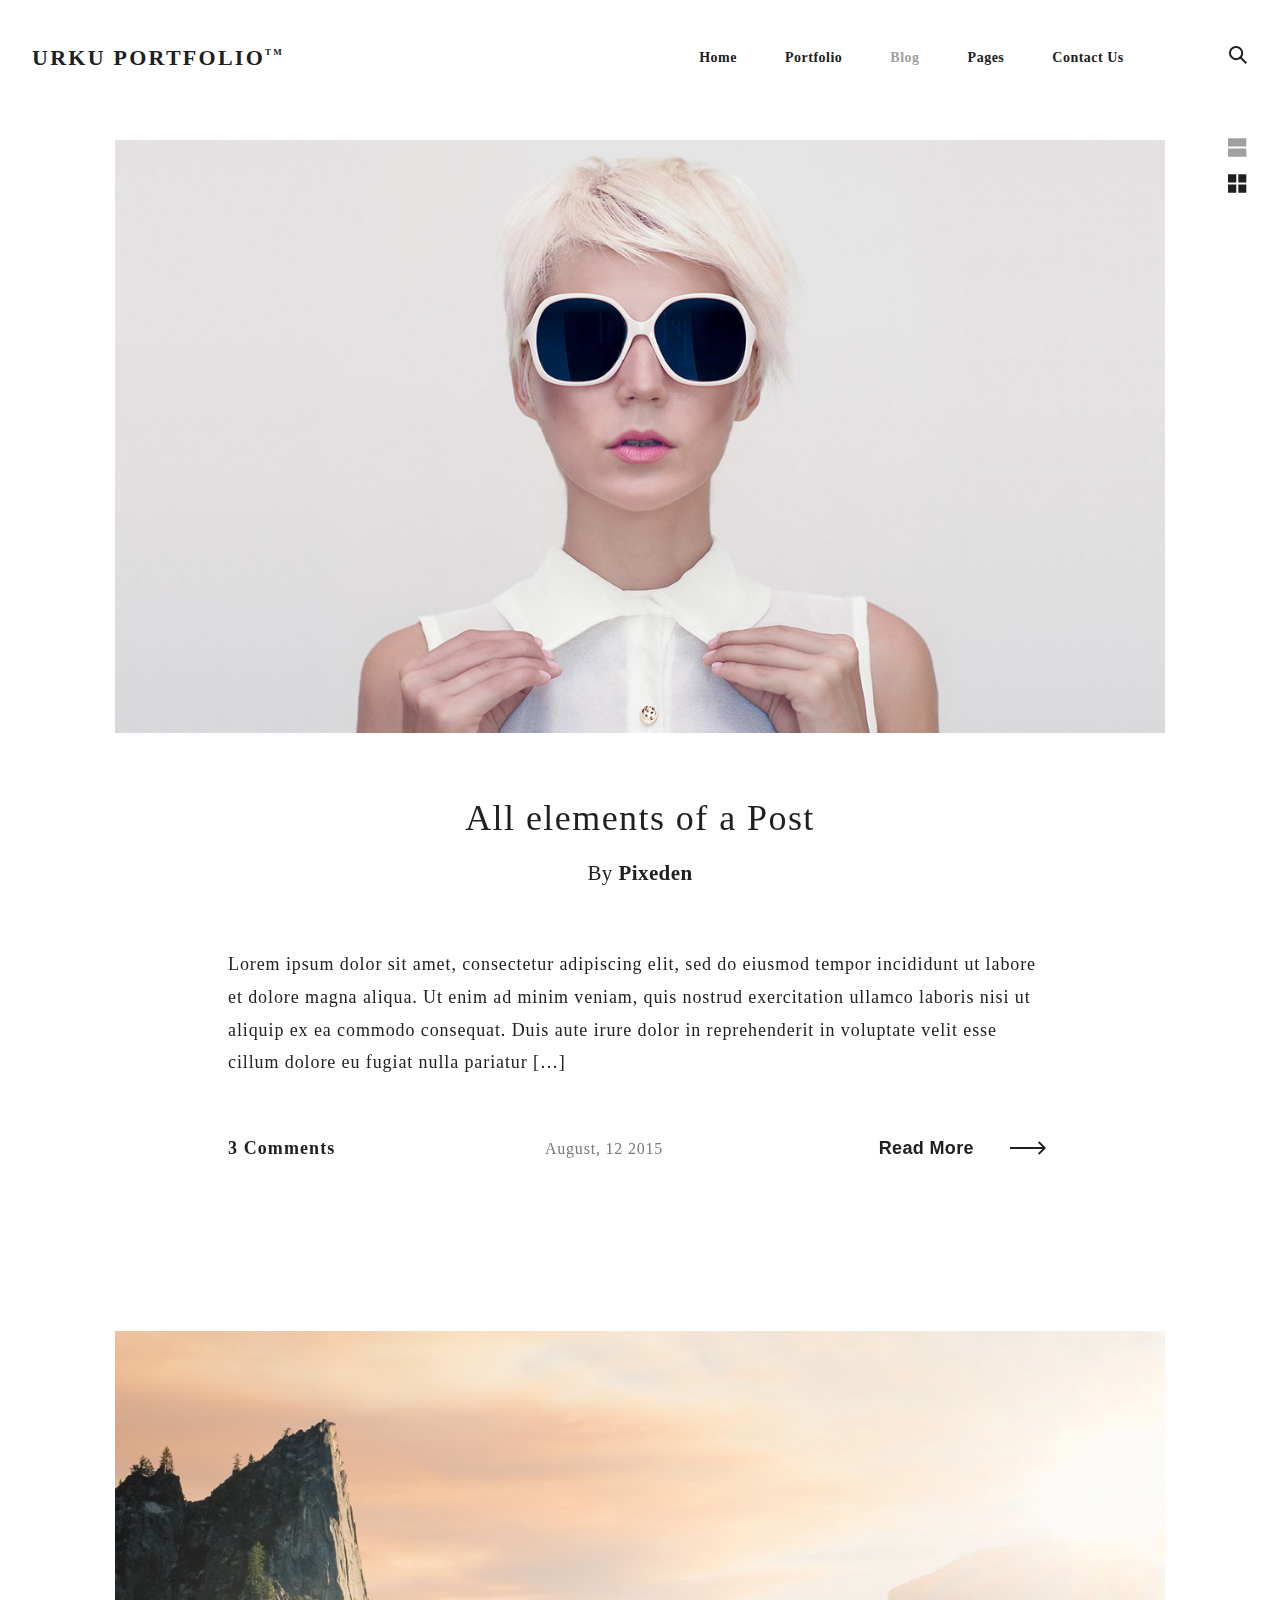
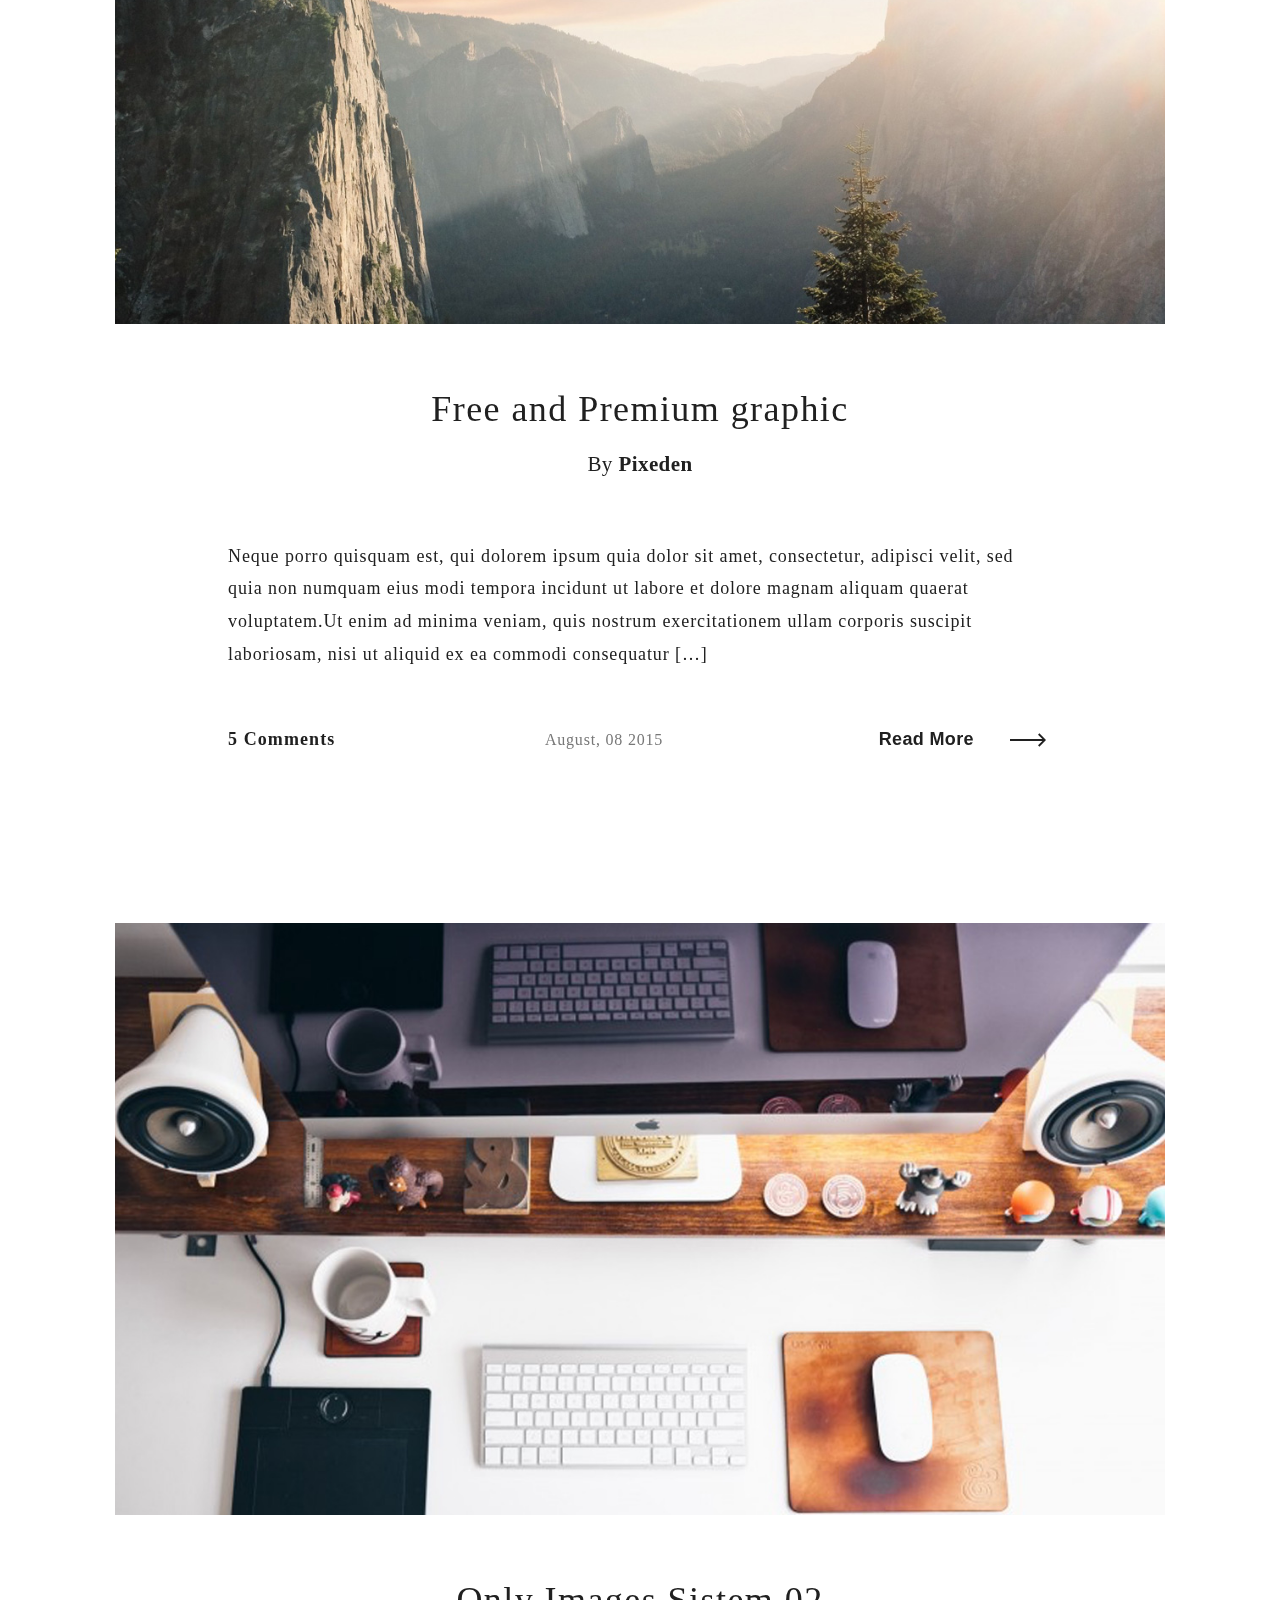
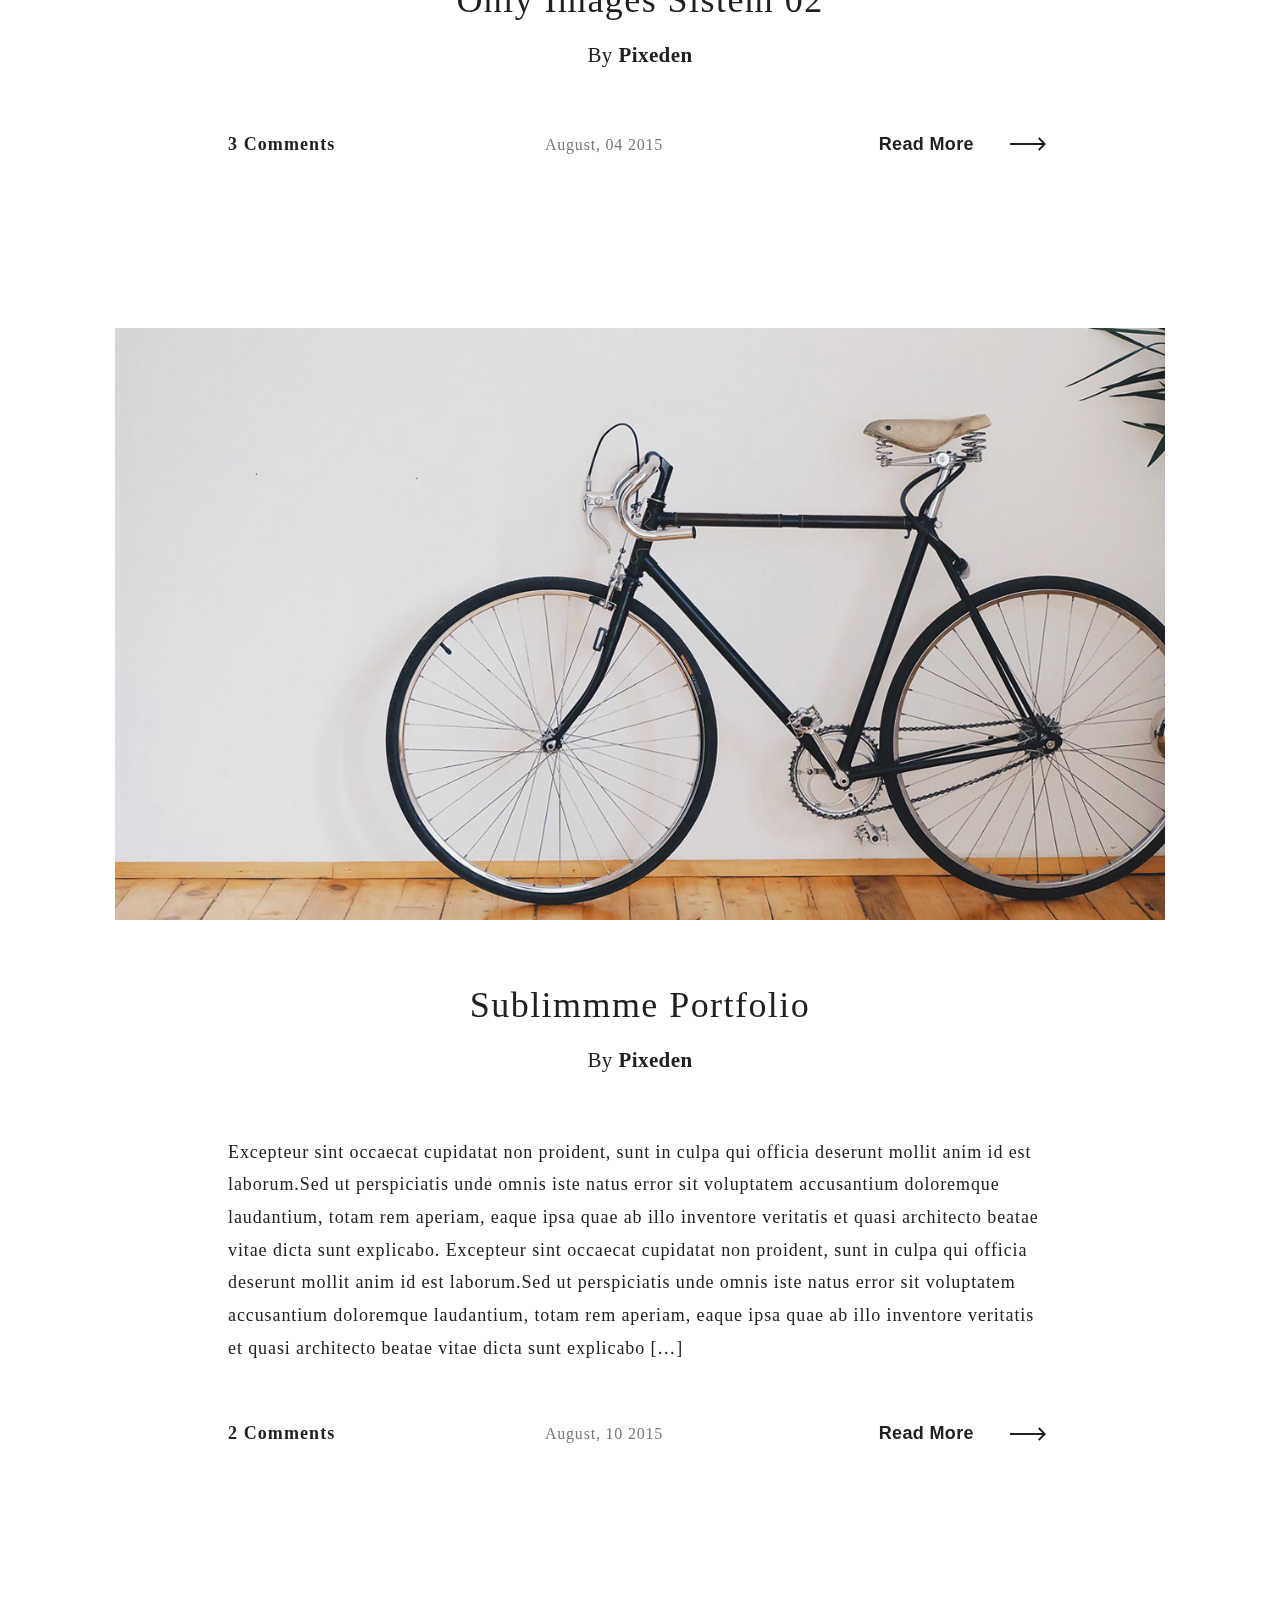
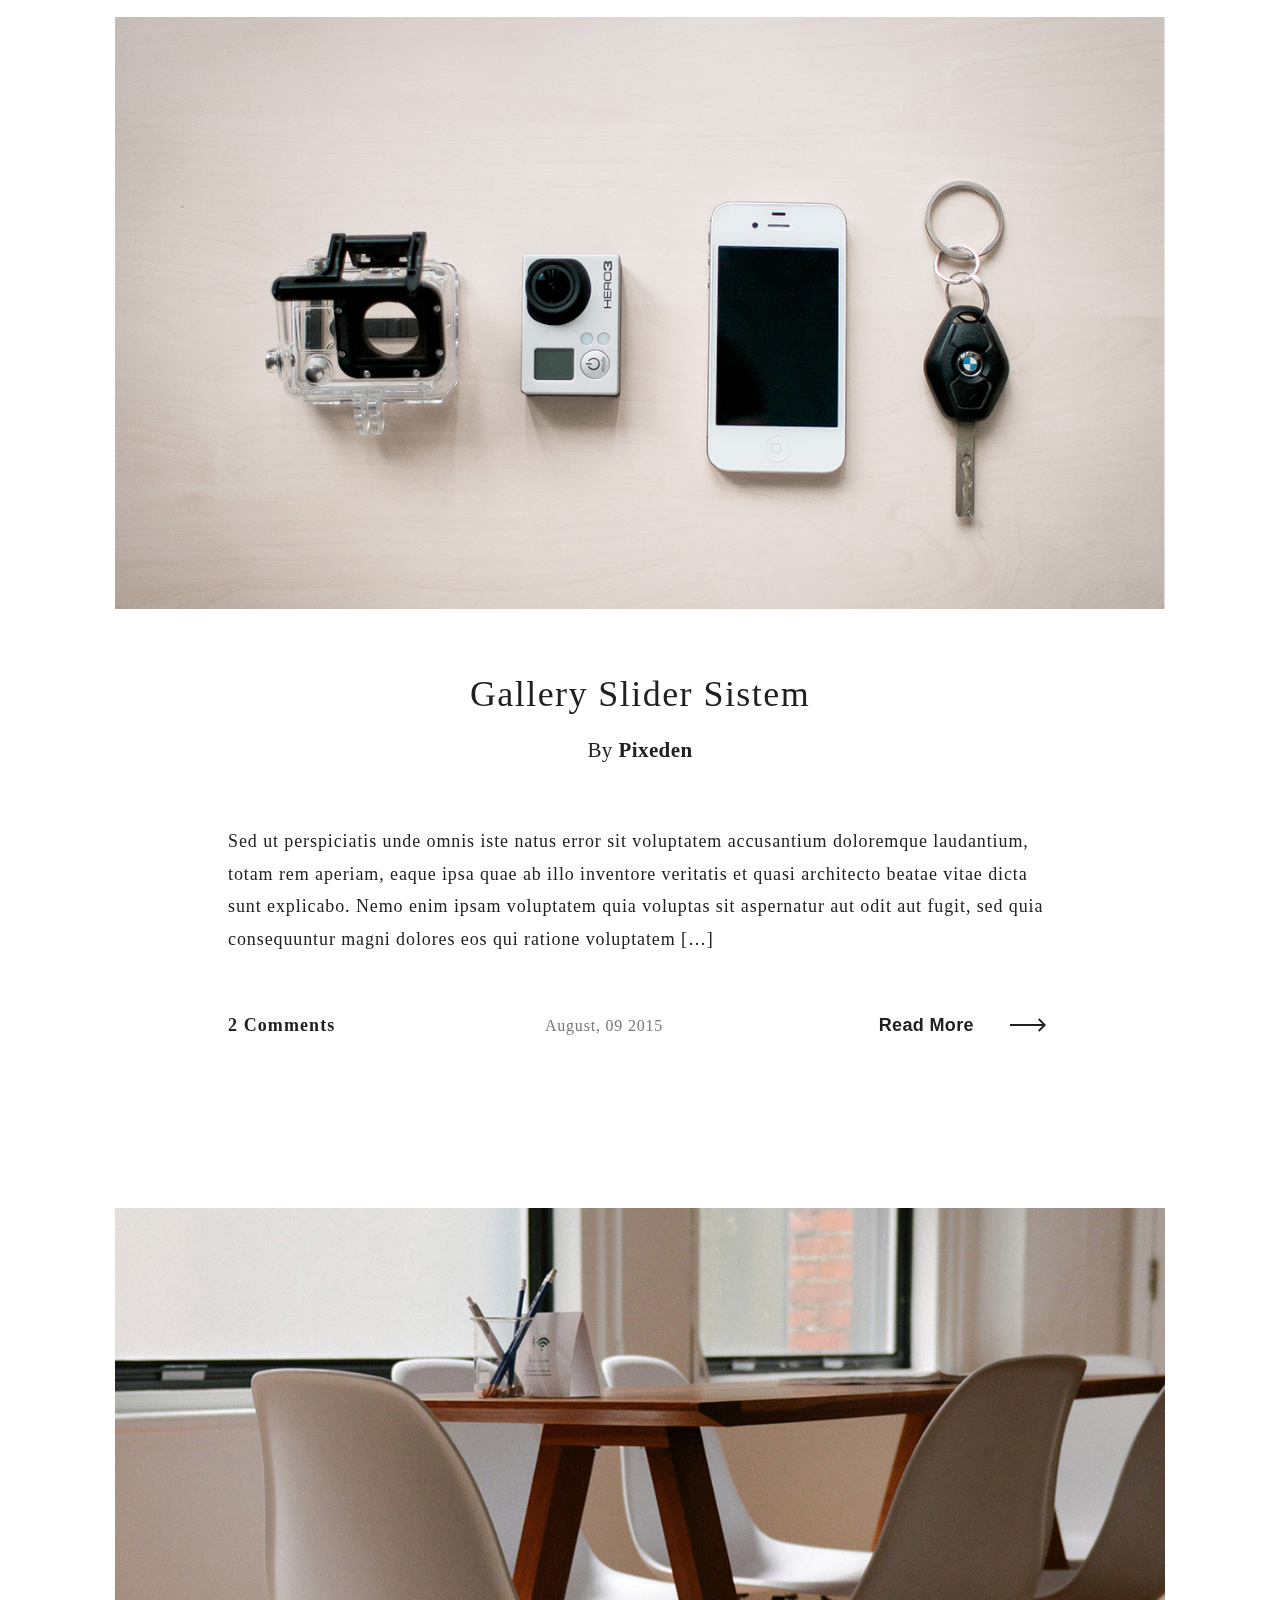
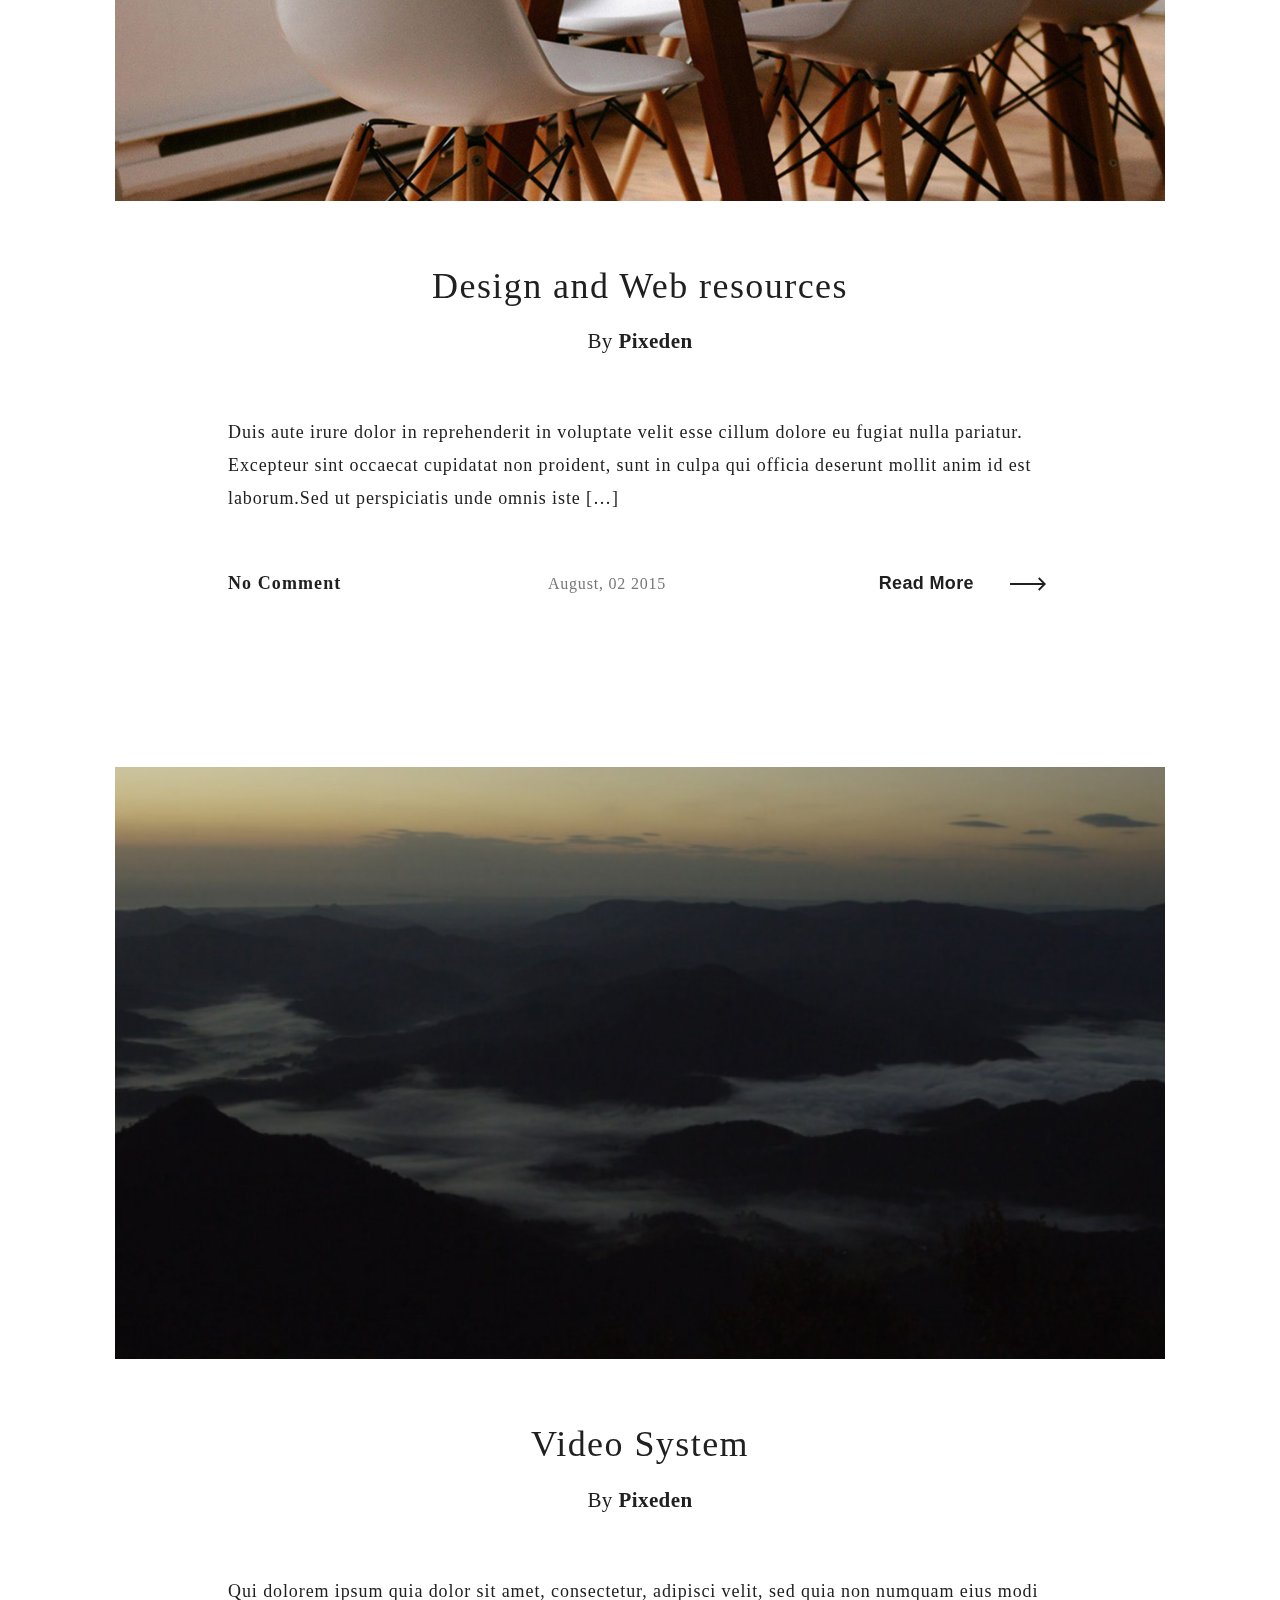
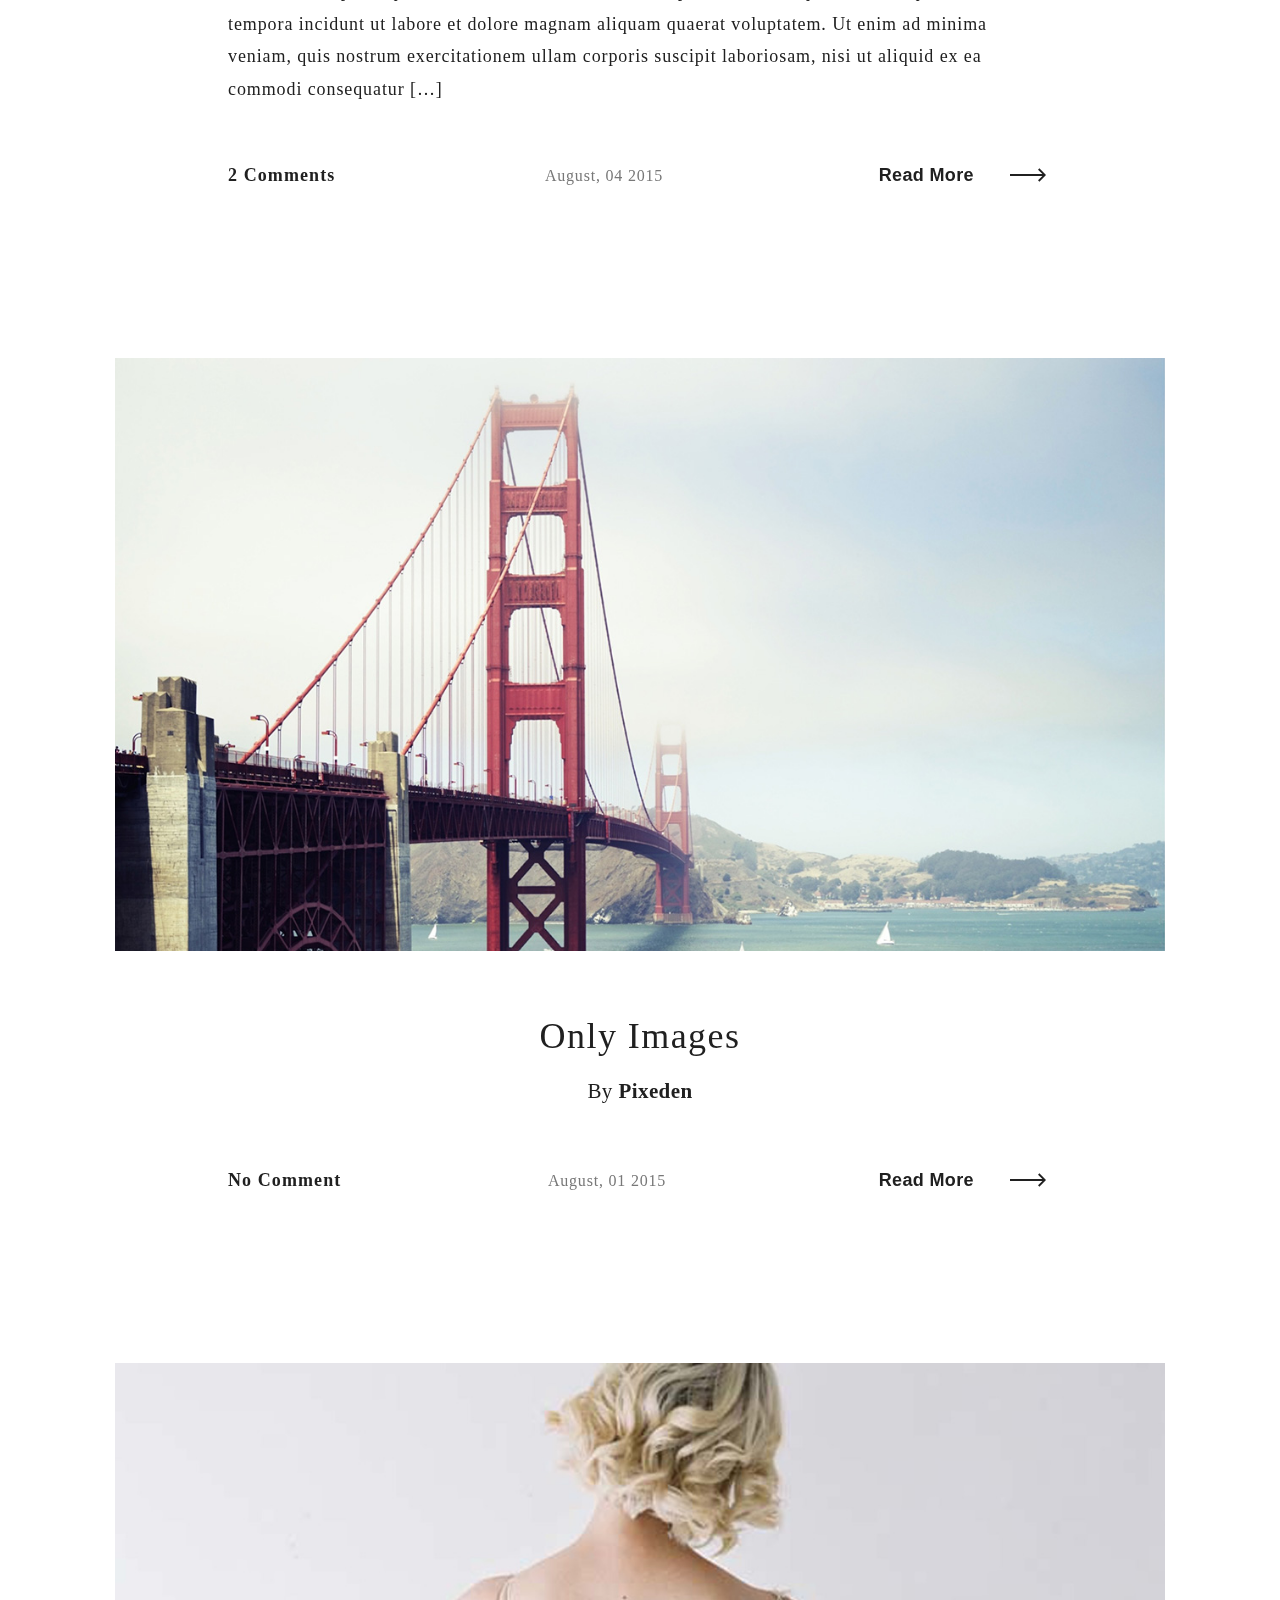
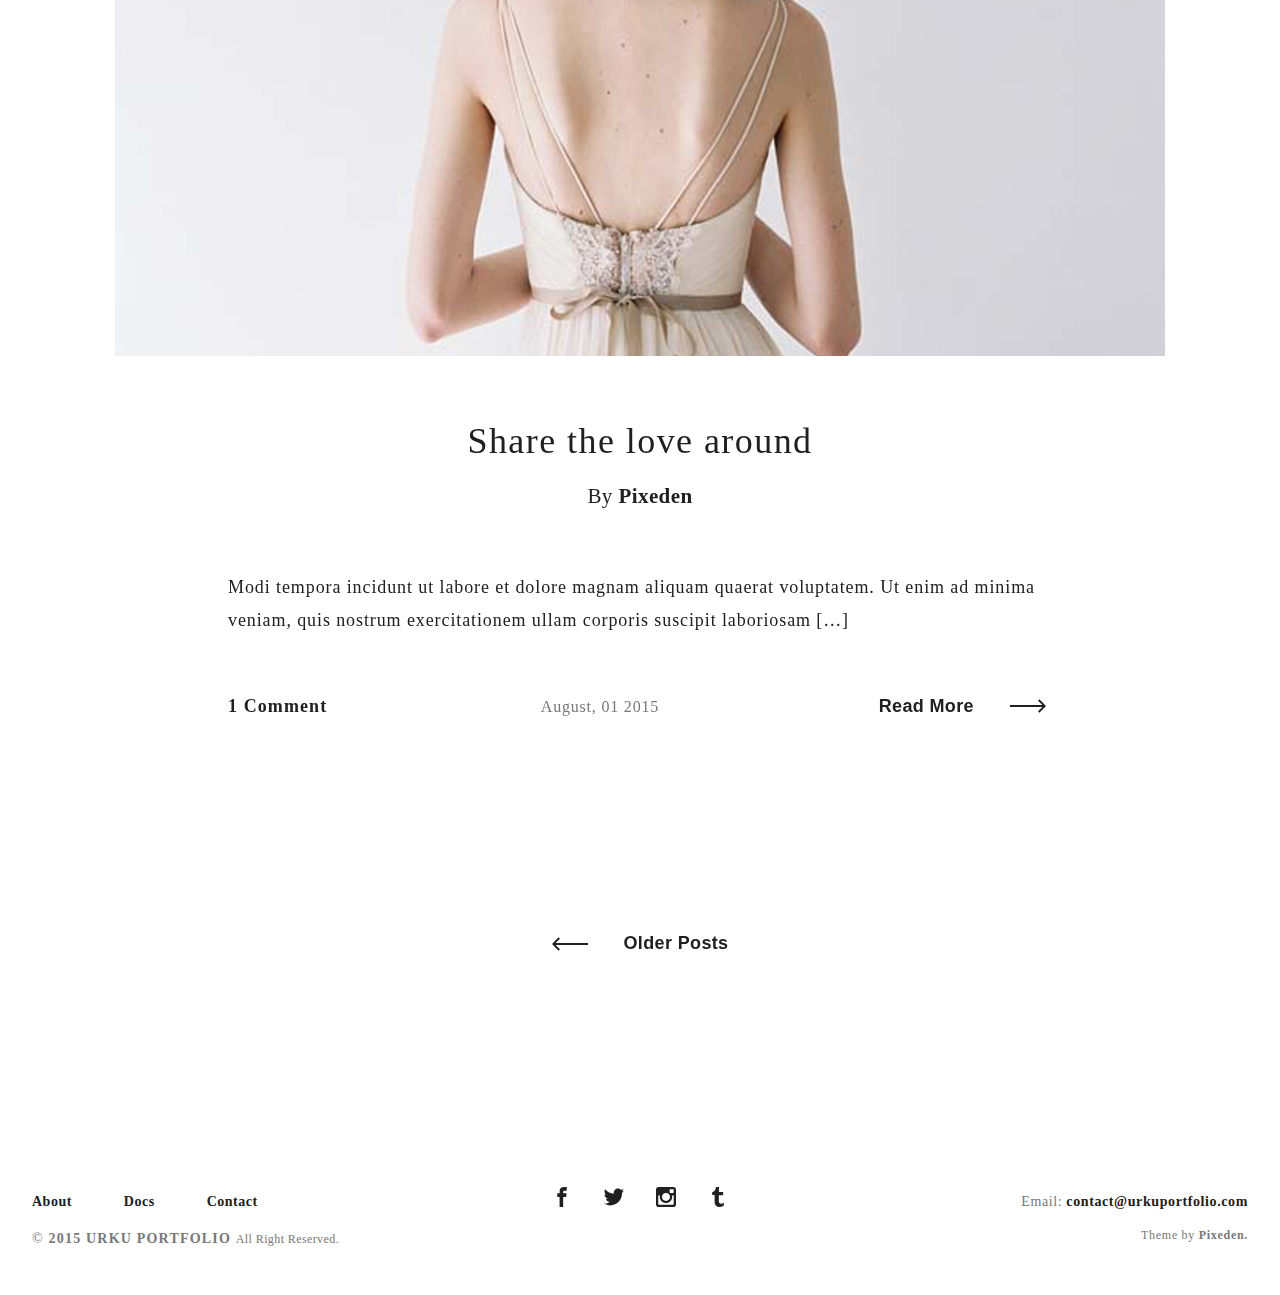
<file: blog.html>
<!DOCTYPE html>
<html>
  <head>
    <meta name="viewport" content="width=device-width, initial-scale=1.0">
    <meta charset="UTF-8">
    <title>Urku Portfolio :: Pixeden</title>
    <link rel="icon" type="image/svg+xml" href="assets/img/urku-ico.svg">
    <link rel="stylesheet" href="assets/css/aurora-pack.min.css">
    <link rel="stylesheet" href="assets/css/aurora-theme-base.min.css">
    <link rel="stylesheet" href="assets/css/urku.css">
  </head>
  <body class="top-fixed">
    <header class="ae-container-fluid ae-container-fluid--full rk-header ">
      <input type="checkbox" id="mobile-menu" class="rk-mobile-menu">
      <label for="mobile-menu">
        <svg>
          <use xlink:href="assets/img/symbols.svg#bar"></use>
        </svg>
        <svg>
          <use xlink:href="assets/img/symbols.svg#bar"></use>
        </svg>
        <svg>
          <use xlink:href="assets/img/symbols.svg#bar"></use>
        </svg>
      </label>
      <div class="ae-container-fluid rk-topbar">
        <h1 class="rk-logo"><a href="index.html">urku portfolio<sup>tm</sup></a></h1>
        <nav class="rk-navigation">
          <ul class="rk-menu">
            <li class="rk-menu__item"><a href="index.html" class="rk-menu__link">Home</a>
            </li>
            <li class="rk-menu__item"><a href="portfolio.html" class="rk-menu__link">Portfolio</a>
              <nav class="rk-menu__sub">
                <ul class="rk-container">
                  <li class="rk-menu__item"><a href="portfolio.html" class="rk-menu__link">Flex</a></li>
                  <li class="rk-menu__item"><a href="portfolio-alt.html" class="rk-menu__link">Switch</a></li>
                  <li class="rk-menu__item"><a href="portfolio-raw.html" class="rk-menu__link">Static</a></li>
                  <li class="rk-menu__item"><a href="portfolio-masonry.html" class="rk-menu__link">Masonry</a></li>
                </ul>
              </nav>
            </li>
            <li class="active rk-menu__item"><a href="blog.html" class="rk-menu__link">Blog</a>
            </li>
            <li class="rk-menu__item"><a href="#0" class="rk-menu__link">Pages</a>
              <nav class="rk-menu__sub">
                <ul class="rk-container">
                  <li class="rk-menu__item"><a href="about.html" class="rk-menu__link">About</a></li>
                  <li class="rk-menu__item"><a href="documentation.html" class="rk-menu__link">Documentation</a></li>
                  <li class="rk-menu__item"><a href="design-styles.html" class="rk-menu__link">Design Styles</a></li>
                </ul>
              </nav>
            </li>
            <li class="rk-menu__item"><a href="contact.html" class="rk-menu__link">Contact Us</a>
            </li>
          </ul>
          <form class="rk-search">
            <input type="text" placeholder="Search" id="urku-search" class="rk-search-field">
            <label for="urku-search">
              <svg>
                <use xlink:href="assets/img/symbols.svg#icon-search"></use>
              </svg>
            </label>
          </form>
        </nav>
      </div>
    </header>
    <section class="ae-container-fluid rk-main">
      <input type="radio" name="layout-ctrl" checked id="layout-base" class="layout-ctrl-input">
      <div class="ae-container-fluid rk-layout-ctrl-cont">
        <label for="layout-base" class="rk-layout-ctrl">
          <svg>
            <use xlink:href="assets/img/symbols.svg#icon-view-full"></use>
          </svg>
        </label>
      </div>
      <input type="radio" name="layout-ctrl" id="layout-grid" class="layout-ctrl-input">
      <div class="ae-container-fluid rk-layout-ctrl-cont">
        <label for="layout-grid" class="rk-layout-ctrl">
          <svg>
            <use xlink:href="assets/img/symbols.svg#icon-view-alt"></use>
          </svg>
        </label>
      </div>
      <div class="rk-layout-ctrl-mobile  layout-blog">
        <svg viewBox="0 0 9 9" class="layout-mob-1">
          <rect width="100%" height="100%" fill="currentColor"></rect>
        </svg>
        <svg viewBox="0 0 9 9" class="layout-mob-2">
          <rect width="100%" height="100%" fill="currentColor"></rect>
        </svg>
        <svg viewBox="0 0 9 9" class="layout-mob-3">
          <rect width="100%" height="100%" fill="currentColor"></rect>
        </svg>
        <svg viewBox="0 0 9 9" class="layout-mob-4">
          <rect width="100%" height="100%" fill="currentColor"></rect>
        </svg>
      </div>
      <section class="ae-container-fluid ae-container-fluid--inner rk-blog">
        <div class="rk-blog__items">
          <div class="rk-blog__item">
            <div class="post-img post-1 rk-landscape-alt rk-tosquare">
              <div class="item-meta">
                <p><a href="blog-post.html" class="arrow-button">Read More
                    <svg>
                      <use xlink:href="assets/img/symbols.svg#arrow"></use>
                    </svg></a></p>
              </div>
            </div>
            <div class="blog-info">
              <h2 class="blog-info__title"> <a href="blog-post.html">All elements of a Post</a></h2>
              <h5 class="blog-info__author">By <a href="blog-post.html" class="ae-u-bolder">Pixeden</a></h5>
              <p class="blog-info__excerpt">Lorem ipsum dolor sit amet, consectetur adipiscing elit, sed do eiusmod tempor incididunt ut labore et dolore magna aliqua. Ut enim ad minim veniam, quis nostrud exercitation ullamco laboris nisi ut aliquip ex ea commodo consequat. Duis aute irure dolor <span>in reprehenderit in voluptate velit esse cillum dolore eu fugiat nulla pariatur</span></p>
            </div>
            <div class="blog-meta"><a href="blog-post.html" class="ae-u-bolder blog-meta__comments">3 Comments</a><span class="ae-kappa ae-u-bold blog-meta__date">August, 12 2015</span>
              <button class="arrow-button blog-meta__read-more">Read More
                <svg>
                  <use xlink:href="assets/img/symbols.svg#arrow"></use>
                </svg>
              </button>
            </div>
          </div>
          <div class="rk-blog__item">
            <div class="post-img post-5 rk-landscape-alt rk-toportrait">
              <div class="item-meta">
                <p><a href="blog-post.html" class="arrow-button">Read More
                    <svg>
                      <use xlink:href="assets/img/symbols.svg#arrow"></use>
                    </svg></a></p>
              </div>
            </div>
            <div class="blog-info">
              <h2 class="blog-info__title"> <a href="blog-post.html"> Free and Premium graphic</a></h2>
              <h5 class="blog-info__author">By <a href="blog-post.html" class="ae-u-bolder">Pixeden</a></h5>
              <p class="blog-info__excerpt">Neque porro quisquam est, qui dolorem ipsum quia dolor sit amet, consectetur, adipisci velit, sed quia non numquam eius modi tempora incidunt ut labore et dolore magnam aliquam quaerat voluptatem.Ut enim ad minima veniam, quis nostrum exercitationem ullam corporis suscipit <span>laboriosam, nisi ut aliquid ex ea commodi consequatur</span></p>
            </div>
            <div class="blog-meta"><a href="blog-post.html" class="ae-u-bolder blog-meta__comments">5 Comments</a><span class="ae-kappa ae-u-bold blog-meta__date">August, 08 2015</span>
              <button class="arrow-button blog-meta__read-more">Read More
                <svg>
                  <use xlink:href="assets/img/symbols.svg#arrow"></use>
                </svg>
              </button>
            </div>
          </div>
          <div class="rk-blog__item">
            <div class="post-img post-7 rk-landscape-alt rk-tosquare">
              <div class="item-meta">
                <p><a href="blog-post.html" class="arrow-button">Read More
                    <svg>
                      <use xlink:href="assets/img/symbols.svg#arrow"></use>
                    </svg></a></p>
              </div>
            </div>
            <div class="blog-info">
              <h2 class="blog-info__title"> <a href="blog-post.html">Only Images Sistem 02</a></h2>
              <h5 class="blog-info__author">By <a href="blog-post.html" class="ae-u-bolder">Pixeden</a></h5>
              <p class="blog-info__excerpt"></p>
            </div>
            <div class="blog-meta"><a href="blog-post.html" class="ae-u-bolder blog-meta__comments">3 Comments</a><span class="ae-kappa ae-u-bold blog-meta__date">August, 04 2015</span>
              <button class="arrow-button blog-meta__read-more">Read More
                <svg>
                  <use xlink:href="assets/img/symbols.svg#arrow"></use>
                </svg>
              </button>
            </div>
          </div>
          <div class="rk-blog__item">
            <div class="post-img post-6 rk-landscape-alt rk-toportrait">
              <div class="item-meta">
                <p><a href="blog-post.html" class="arrow-button">Read More
                    <svg>
                      <use xlink:href="assets/img/symbols.svg#arrow"></use>
                    </svg></a></p>
              </div>
            </div>
            <div class="blog-info">
              <h2 class="blog-info__title"> <a href="blog-post.html">Sublimmme Portfolio</a></h2>
              <h5 class="blog-info__author">By <a href="blog-post.html" class="ae-u-bolder">Pixeden</a></h5>
              <p class="blog-info__excerpt">Excepteur sint occaecat cupidatat non proident, sunt in culpa qui officia deserunt mollit anim id est laborum.Sed ut perspiciatis unde omnis iste natus error sit voluptatem accusantium doloremque laudantium, totam rem aperiam, eaque ipsa quae ab illo inventore veritatis et <span>quasi architecto beatae vitae dicta sunt explicabo. Excepteur sint occaecat cupidatat non proident, sunt in culpa qui officia deserunt mollit anim id est laborum.Sed ut perspiciatis unde omnis iste natus error sit voluptatem accusantium doloremque laudantium, totam rem aperiam, eaque ipsa quae ab illo inventore veritatis et quasi architecto beatae vitae dicta sunt explicabo</span></p>
            </div>
            <div class="blog-meta"><a href="blog-post.html" class="ae-u-bolder blog-meta__comments">2 Comments</a><span class="ae-kappa ae-u-bold blog-meta__date">August, 10 2015</span>
              <button class="arrow-button blog-meta__read-more">Read More
                <svg>
                  <use xlink:href="assets/img/symbols.svg#arrow"></use>
                </svg>
              </button>
            </div>
          </div>
          <div class="rk-blog__item">
            <div class="post-img post-2 rk-landscape-alt rk-tosquare">
              <div class="item-meta">
                <p><a href="blog-post.html" class="arrow-button">Read More
                    <svg>
                      <use xlink:href="assets/img/symbols.svg#arrow"></use>
                    </svg></a></p>
              </div>
            </div>
            <div class="blog-info">
              <h2 class="blog-info__title"> <a href="blog-post.html">Gallery Slider Sistem</a></h2>
              <h5 class="blog-info__author">By <a href="blog-post.html" class="ae-u-bolder">Pixeden</a></h5>
              <p class="blog-info__excerpt">Sed ut perspiciatis unde omnis iste natus error sit voluptatem accusantium doloremque laudantium, totam rem aperiam, eaque ipsa quae ab illo inventore veritatis et quasi architecto beatae vitae dicta sunt explicabo. Nemo enim ipsam voluptatem quia voluptas sit aspernatur aut <span>odit aut fugit, sed quia consequuntur magni dolores eos qui ratione voluptatem</span></p>
            </div>
            <div class="blog-meta"><a href="blog-post.html" class="ae-u-bolder blog-meta__comments">2 Comments</a><span class="ae-kappa ae-u-bold blog-meta__date">August, 09 2015</span>
              <button class="arrow-button blog-meta__read-more">Read More
                <svg>
                  <use xlink:href="assets/img/symbols.svg#arrow"></use>
                </svg>
              </button>
            </div>
          </div>
          <div class="rk-blog__item">
            <div class="post-img post-8 rk-landscape-alt rk-tosquare">
              <div class="item-meta">
                <p><a href="blog-post.html" class="arrow-button">Read More
                    <svg>
                      <use xlink:href="assets/img/symbols.svg#arrow"></use>
                    </svg></a></p>
              </div>
            </div>
            <div class="blog-info">
              <h2 class="blog-info__title"> <a href="blog-post.html">Design and Web resources</a></h2>
              <h5 class="blog-info__author">By <a href="blog-post.html" class="ae-u-bolder">Pixeden</a></h5>
              <p class="blog-info__excerpt">Duis aute irure dolor in reprehenderit in voluptate velit esse cillum dolore eu fugiat nulla pariatur. Excepteur sint occaecat cupidatat non proident, sunt in culpa qui officia deserunt mollit anim id est laborum.Sed ut perspiciatis unde omnis iste</p>
            </div>
            <div class="blog-meta"><a href="blog-post.html" class="ae-u-bolder blog-meta__comments">No Comment</a><span class="ae-kappa ae-u-bold blog-meta__date">August, 02 2015</span>
              <button class="arrow-button blog-meta__read-more">Read More
                <svg>
                  <use xlink:href="assets/img/symbols.svg#arrow"></use>
                </svg>
              </button>
            </div>
          </div>
          <div class="rk-blog__item">
            <div class="post-img post-3 rk-landscape-alt rk-tosquare">
              <div class="item-meta">
                <p><a href="blog-post.html" class="arrow-button">Read More
                    <svg>
                      <use xlink:href="assets/img/symbols.svg#arrow"></use>
                    </svg></a></p>
              </div>
            </div>
            <div class="blog-info">
              <h2 class="blog-info__title"> <a href="blog-post.html">Video System</a></h2>
              <h5 class="blog-info__author">By <a href="blog-post.html" class="ae-u-bolder">Pixeden</a></h5>
              <p class="blog-info__excerpt">Qui dolorem ipsum quia dolor sit amet, consectetur, adipisci velit, sed quia non numquam eius modi tempora incidunt ut labore et dolore magnam aliquam quaerat voluptatem. Ut enim ad minima veniam, quis nostrum exercitationem ullam corporis suscipit laboriosam, nisi ut <span>aliquid ex ea commodi consequatur</span></p>
            </div>
            <div class="blog-meta"><a href="blog-post.html" class="ae-u-bolder blog-meta__comments">2 Comments</a><span class="ae-kappa ae-u-bold blog-meta__date">August, 04 2015</span>
              <button class="arrow-button blog-meta__read-more">Read More
                <svg>
                  <use xlink:href="assets/img/symbols.svg#arrow"></use>
                </svg>
              </button>
            </div>
          </div>
          <div class="rk-blog__item">
            <div class="post-img post-4 rk-landscape-alt rk-tosquare">
              <div class="item-meta">
                <p><a href="blog-post.html" class="arrow-button">Read More
                    <svg>
                      <use xlink:href="assets/img/symbols.svg#arrow"></use>
                    </svg></a></p>
              </div>
            </div>
            <div class="blog-info">
              <h2 class="blog-info__title"> <a href="blog-post.html">Only Images</a></h2>
              <h5 class="blog-info__author">By <a href="blog-post.html" class="ae-u-bolder">Pixeden</a></h5>
              <p class="blog-info__excerpt"></p>
            </div>
            <div class="blog-meta"><a href="blog-post.html" class="ae-u-bolder blog-meta__comments">No Comment</a><span class="ae-kappa ae-u-bold blog-meta__date">August, 01 2015</span>
              <button class="arrow-button blog-meta__read-more">Read More
                <svg>
                  <use xlink:href="assets/img/symbols.svg#arrow"></use>
                </svg>
              </button>
            </div>
          </div>
          <div class="rk-blog__item">
            <div class="post-img post-9 rk-landscape-alt rk-toportrait">
              <div class="item-meta">
                <p><a href="blog-post.html" class="arrow-button">Read More
                    <svg>
                      <use xlink:href="assets/img/symbols.svg#arrow"></use>
                    </svg></a></p>
              </div>
            </div>
            <div class="blog-info">
              <h2 class="blog-info__title"> <a href="blog-post.html">Share the love around</a></h2>
              <h5 class="blog-info__author">By <a href="blog-post.html" class="ae-u-bolder">Pixeden</a></h5>
              <p class="blog-info__excerpt">Modi tempora incidunt ut labore et dolore magnam aliquam quaerat voluptatem. Ut enim ad minima veniam, quis nostrum exercitationem ullam corporis suscipit laboriosam</p>
            </div>
            <div class="blog-meta"><a href="blog-post.html" class="ae-u-bolder blog-meta__comments">1 Comment</a><span class="ae-kappa ae-u-bold blog-meta__date">August, 01 2015</span>
              <button class="arrow-button blog-meta__read-more">Read More
                <svg>
                  <use xlink:href="assets/img/symbols.svg#arrow"></use>
                </svg>
              </button>
            </div>
          </div>
        </div>
      </section>
      <div class="ae-container-fluid au-pb-4">
        <button class="arrow-button arrow-button--reverse arrow-button--center">Older Posts
          <svg>
            <use xlink:href="assets/img/symbols.svg#arrow"></use>
          </svg>
        </button>
      </div>
    </section>
    <footer class="ae-container-fluid rk-footer ">
      <div class="ae-grid ae-grid--collapse">
        <div class="ae-grid__item item-lg-4 au-xs-ta-center au-lg-ta-left">
          <ul class="rk-menu rk-footer-menu">
            <li class="rk-menu__item"><a href="about.html" class="rk-menu__link">About</a>
            </li>
            <li class="rk-menu__item"><a href="documentation.html" class="rk-menu__link">Docs</a>
            </li>
            <li class="rk-menu__item"><a href="contact.html" class="rk-menu__link">Contact</a>
            </li>
          </ul>
          <p class="rk-footer__text rk-footer__copy "> <span class="ae-u-bold">© </span><span class="ae-u-bolder">2015 URKU PORTFOLIO </span>All Right Reserved.</p>
        </div>
        <div class="ae-grid__item item-lg-4 au-xs-ta-center"><a href="#0" class="rk-social-btn ">
            <svg>
              <use xlink:href="assets/img/symbols.svg#icon-facebook"></use>
            </svg></a><a href="#0" class="rk-social-btn ">
            <svg>
              <use xlink:href="assets/img/symbols.svg#icon-twitter"></use>
            </svg></a><a href="#0" class="rk-social-btn ">
            <svg>
              <use xlink:href="assets/img/symbols.svg#icon-pinterest"></use>
            </svg></a><a href="#0" class="rk-social-btn ">
            <svg>
              <use xlink:href="assets/img/symbols.svg#icon-tumblr"></use>
            </svg></a></div>
        <div class="ae-grid__item item-lg-4 au-xs-ta-center au-lg-ta-right">
          <p class="rk-footer__text rk-footer__contact "> <span class="ae-u-bold">Email: </span><span class="ae-u-bolder"> <a href="#0" class="rk-dark-color ">contact@urkuportfolio.com </a></span></p>
          <p class="rk-footer__text rk-footer__by">Theme by <a href="http://pixeden.com" class="ae-u-bolder">Pixeden.</a></p>
        </div>
      </div>
    </footer>
  </body>
</html>
</file>
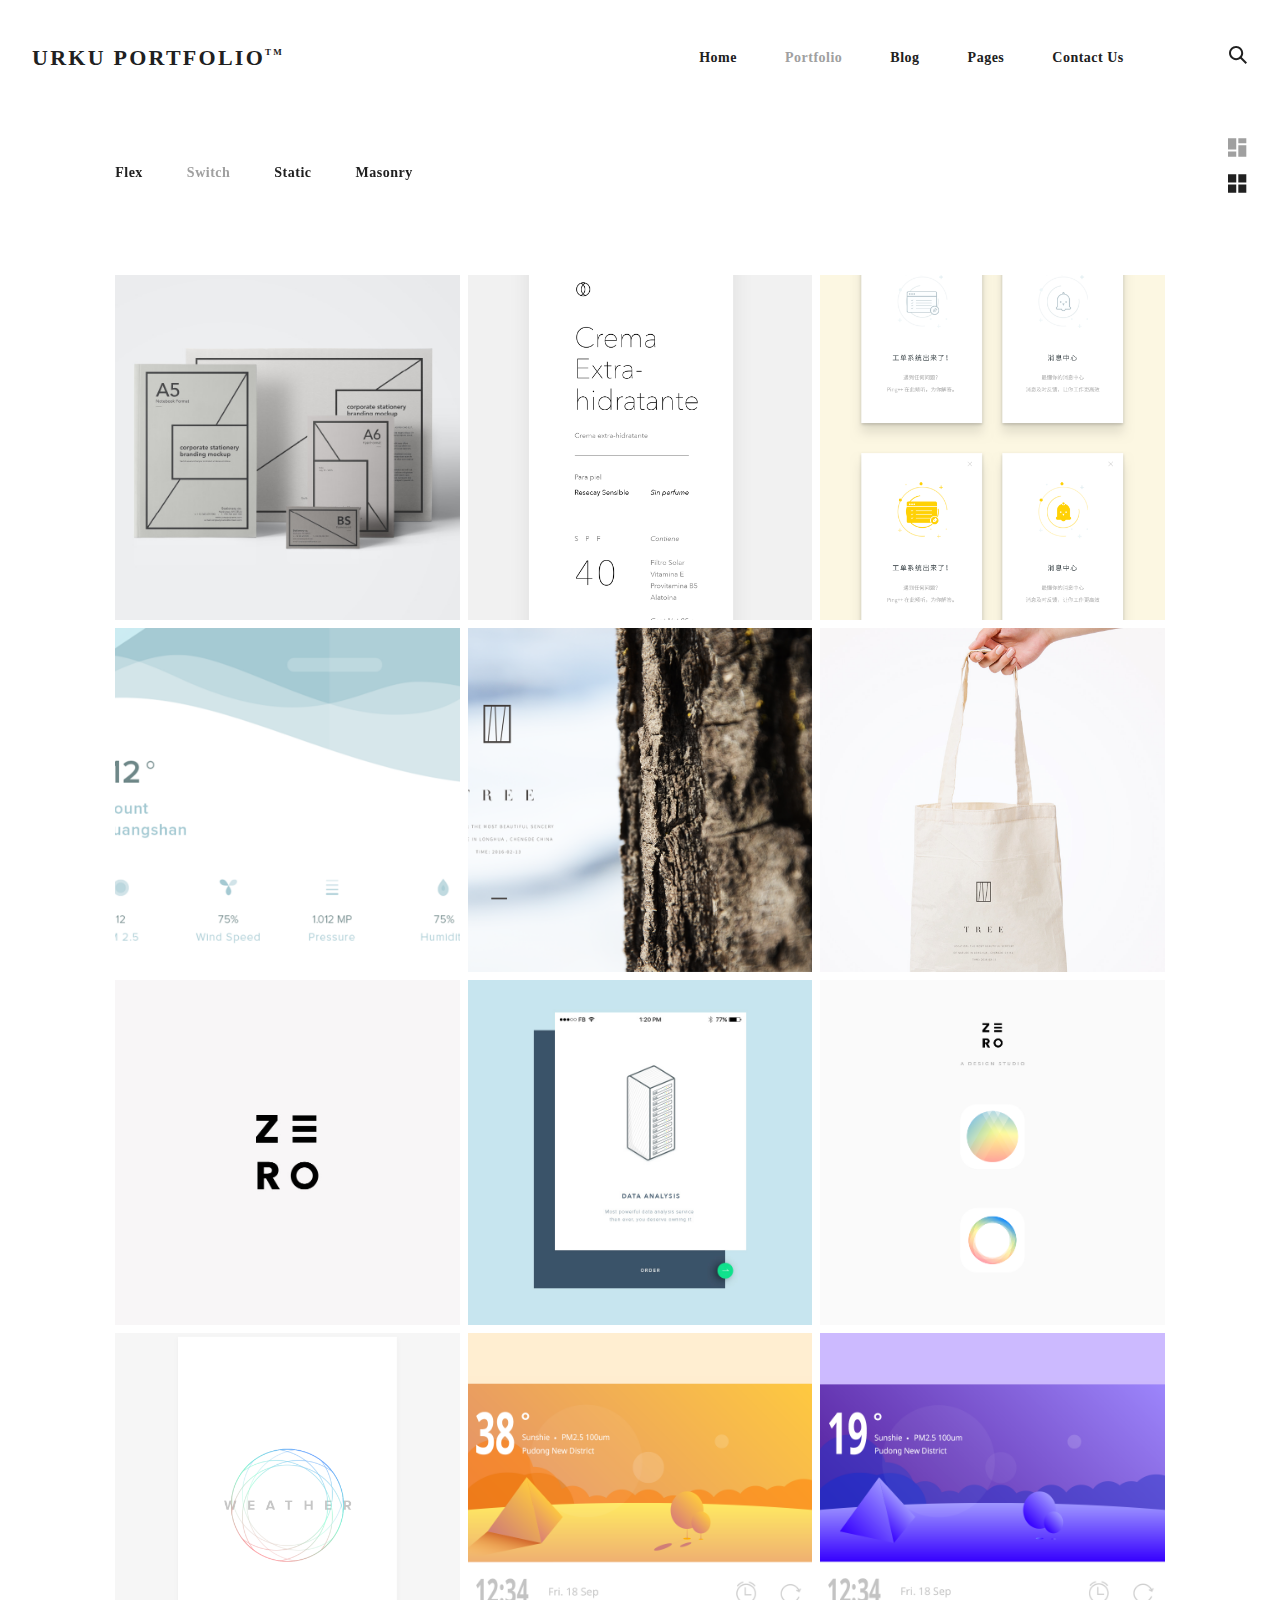
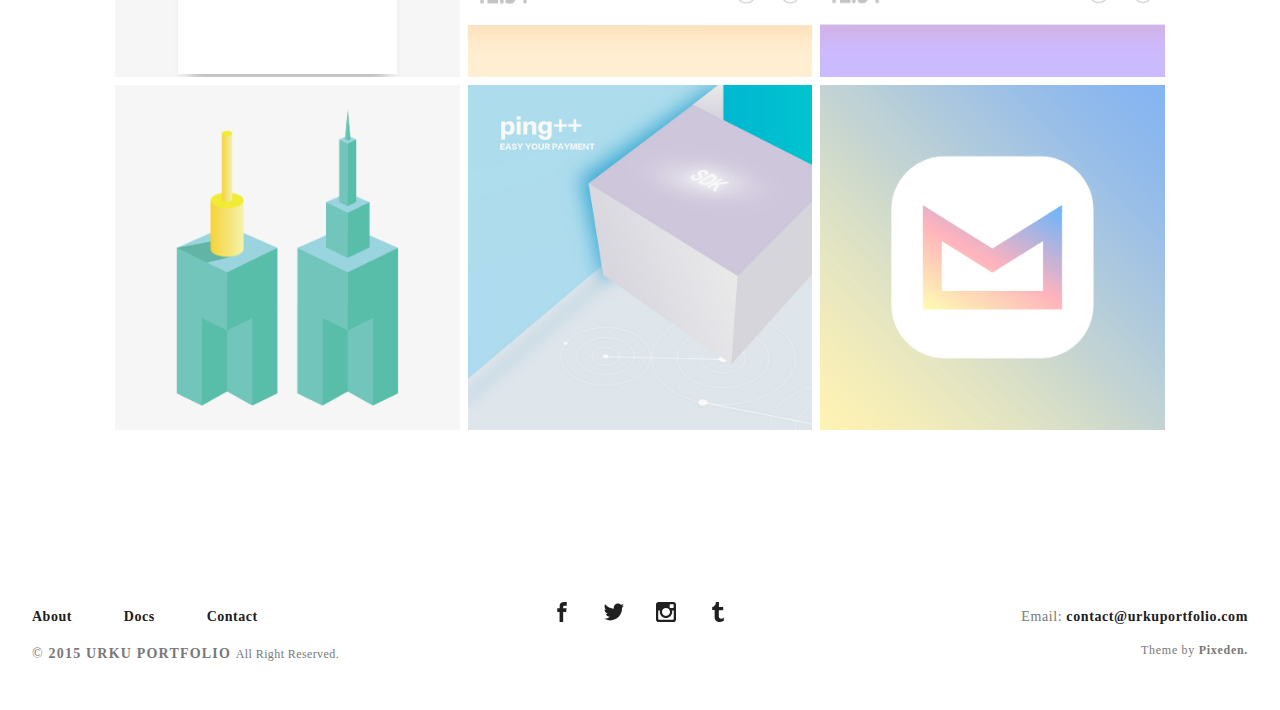
<file: portfolio-alt.html>
<!DOCTYPE html>
<html>
  <head>
    <meta name="viewport" content="width=device-width, initial-scale=1.0">
    <meta charset="UTF-8">
    <title>Urku Portfolio :: Pixeden</title>
    <link rel="icon" type="image/svg+xml" href="assets/img/urku-ico.svg">
    <link rel="stylesheet" href="assets/css/aurora-pack.min.css">
    <link rel="stylesheet" href="assets/css/aurora-theme-base.min.css">
    <link rel="stylesheet" href="assets/css/urku.css">
  </head>
  <body class="top-fixed">
    <header class="ae-container-fluid ae-container-fluid--full rk-header ">
      <input type="checkbox" id="mobile-menu" class="rk-mobile-menu">
      <label for="mobile-menu">
        <svg>
          <use xlink:href="assets/img/symbols.svg#bar"></use>
        </svg>
        <svg>
          <use xlink:href="assets/img/symbols.svg#bar"></use>
        </svg>
        <svg>
          <use xlink:href="assets/img/symbols.svg#bar"></use>
        </svg>
      </label>
      <div class="ae-container-fluid rk-topbar">
        <h1 class="rk-logo"><a href="index.html">urku portfolio<sup>tm</sup></a></h1>
        <nav class="rk-navigation">
          <ul class="rk-menu">
            <li class="rk-menu__item"><a href="index.html" class="rk-menu__link">Home</a>
            </li>
            <li class="active rk-menu__item"><a href="portfolio.html" class="rk-menu__link">Portfolio</a>
            </li>
            <li class="rk-menu__item"><a href="blog.html" class="rk-menu__link">Blog</a>
            </li>
            <li class="rk-menu__item"><a href="#0" class="rk-menu__link">Pages</a>
              <nav class="rk-menu__sub">
                <ul class="rk-container">
                  <li class="rk-menu__item"><a href="about.html" class="rk-menu__link">About</a></li>
                  <li class="rk-menu__item"><a href="documentation.html" class="rk-menu__link">Documentation</a></li>
                  <li class="rk-menu__item"><a href="design-styles.html" class="rk-menu__link">Design Styles</a></li>
                </ul>
              </nav>
            </li>
            <li class="rk-menu__item"><a href="contact.html" class="rk-menu__link">Contact Us</a>
            </li>
          </ul>
          <form class="rk-search">
            <input type="text" placeholder="Search" id="urku-search" class="rk-search-field">
            <label for="urku-search">
              <svg>
                <use xlink:href="assets/img/symbols.svg#icon-search"></use>
              </svg>
            </label>
          </form>
        </nav>
      </div>
    </header>
    <section class="ae-container-fluid rk-main">
      <input type="radio" name="layout-ctrl" checked id="layout-base" class="layout-ctrl-input">
      <div class="ae-container-fluid rk-layout-ctrl-cont">
        <label for="layout-base" class="rk-layout-ctrl">
          <svg>
            <use xlink:href="assets/img/symbols.svg#icon-view-default"></use>
          </svg>
        </label>
      </div>
      <input type="radio" name="layout-ctrl" id="layout-grid" class="layout-ctrl-input">
      <div class="ae-container-fluid rk-layout-ctrl-cont">
        <label for="layout-grid" class="rk-layout-ctrl">
          <svg>
            <use xlink:href="assets/img/symbols.svg#icon-view-alt"></use>
          </svg>
        </label>
      </div>
      <div class="rk-layout-ctrl-mobile">
        <svg viewBox="0 0 9 9" class="layout-mob-1">
          <rect width="100%" height="100%" fill="currentColor"></rect>
        </svg>
        <svg viewBox="0 0 9 9" class="layout-mob-2">
          <rect width="100%" height="100%" fill="currentColor"></rect>
        </svg>
        <svg viewBox="0 0 9 9" class="layout-mob-3">
          <rect width="100%" height="100%" fill="currentColor"></rect>
        </svg>
        <svg viewBox="0 0 9 9" class="layout-mob-4">
          <rect width="100%" height="100%" fill="currentColor"></rect>
        </svg>
      </div>
      <section class="ae-container-fluid ae-container-fluid--inner rk-portfolio">
        <div class="au-xs-ta-center au-lg-ta-left">
          <ul class="rk-menu rk-categories-menu">
            <li class="rk-menu__item"><a href="portfolio.html" class="rk-menu__link">Flex</a>
            </li>
            <li class="active rk-menu__item"><a href="portfolio-alt.html" class="rk-menu__link">Switch</a>
            </li>
            <li class="rk-menu__item"><a href="portfolio-raw.html" class="rk-menu__link">Static</a>
            </li>
            <li class="rk-menu__item"><a href="portfolio-masonry.html" class="rk-menu__link">Masonry</a>
            </li>
          </ul>
        </div>
        <div class="rk-portfolio__items"><a href="portfolio-item.html" class="rk-item rk-item--flex item-1 rk-size-4 rk-tosize-3 rk-square ">
            <div class="item-meta">
              <h2>Essential Stationery</h2>
              <p>Branding</p>
            </div></a><a href="portfolio-item.html" class="rk-item rk-item--flex item-2 rk-size-4 rk-tosize-3 rk-square ">
            <div class="item-meta">
              <h2>Pickled Tousled</h2>
              <p>Art Direction</p>
            </div></a><a href="portfolio-item.html" class="rk-item rk-item--flex item-3 rk-size-4 rk-tosize-3 rk-square ">
            <div class="item-meta">
              <h2>Waistcoat vegan</h2>
              <p>Graphic Design</p>
            </div></a><a href="portfolio-item.html" class="rk-item rk-item--flex item-4 rk-size-4 rk-tosize-3 rk-square ">
            <div class="item-meta">
              <h2>Tumblr hammock</h2>
              <p>Packaging</p>
            </div></a><a href="portfolio-item.html" class="rk-item rk-item--flex item-5 rk-size-4  rk-square ">
            <div class="item-meta">
              <h2>Biodiesel etsy</h2>
              <p>Branding</p>
            </div></a><a href="portfolio-item.html" class="rk-item rk-item--flex item-6 rk-size-4  rk-square ">
            <div class="item-meta">
              <h2>Gentrify artisan</h2>
              <p>Graphic Design</p>
            </div></a><a href="portfolio-item.html" class="rk-item rk-item--flex item-7 rk-size-4  rk-square ">
            <div class="item-meta">
              <h2>Plaid austin</h2>
              <p>Graphic Design</p>
            </div></a><a href="portfolio-item.html" class="rk-item rk-item--flex item-8 rk-size-4 rk-tosize-6 rk-square ">
            <div class="item-meta">
              <h2>Trust fund</h2>
              <p>Packaging</p>
            </div></a><a href="portfolio-item.html" class="rk-item rk-item--flex item-9 rk-size-4 rk-tosize-6 rk-square ">
            <div class="item-meta">
              <h2>Gentrify pork</h2>
              <p>Branding</p>
            </div></a><a href="portfolio-item.html" class="rk-item rk-item--flex item-10 rk-size-4 rk-tosize-3 rk-square ">
            <div class="item-meta">
              <h2>Waistcoat ugh</h2>
              <p>UI/UX</p>
            </div></a><a href="portfolio-item.html" class="rk-item rk-item--flex item-11 rk-size-4 rk-tosize-3 rk-square ">
            <div class="item-meta">
              <h2>Deep v kogi</h2>
              <p>Graphic Design</p>
            </div></a><a href="portfolio-item.html" class="rk-item rk-item--flex item-12 rk-size-4 rk-tosize-3 rk-square ">
            <div class="item-meta">
              <h2>Venmo trust</h2>
              <p>Packaging</p>
            </div></a><a href="portfolio-item.html" class="rk-item rk-item--flex item-13 rk-size-4 rk-tosize-3 rk-square ">
            <div class="item-meta">
              <h2>Venmo trust</h2>
              <p>Ui/UX</p>
            </div></a><a href="portfolio-item.html" class="rk-item rk-item--flex item-14 rk-size-4 rk-tosize-6 rk-square rk-toportrait">
            <div class="item-meta">
              <h2>Gentrify semiotic</h2>
              <p>Art Direction</p>
            </div></a><a href="portfolio-item.html" class="rk-item rk-item--flex item-15 rk-size-4 rk-tosize-6 rk-square rk-toportrait">
            <div class="item-meta">
              <h2>Migas artisan</h2>
              <p>Photography</p>
            </div></a>
        </div>
      </section>
    </section>
    <footer class="ae-container-fluid rk-footer ">
      <div class="ae-grid ae-grid--collapse">
        <div class="ae-grid__item item-lg-4 au-xs-ta-center au-lg-ta-left">
          <ul class="rk-menu rk-footer-menu">
            <li class="rk-menu__item"><a href="about.html" class="rk-menu__link">About</a>
            </li>
            <li class="rk-menu__item"><a href="documentation.html" class="rk-menu__link">Docs</a>
            </li>
            <li class="rk-menu__item"><a href="contact.html" class="rk-menu__link">Contact</a>
            </li>
          </ul>
          <p class="rk-footer__text rk-footer__copy "> <span class="ae-u-bold">© </span><span class="ae-u-bolder">2015 URKU PORTFOLIO </span>All Right Reserved.</p>
        </div>
        <div class="ae-grid__item item-lg-4 au-xs-ta-center"><a href="#0" class="rk-social-btn ">
            <svg>
              <use xlink:href="assets/img/symbols.svg#icon-facebook"></use>
            </svg></a><a href="#0" class="rk-social-btn ">
            <svg>
              <use xlink:href="assets/img/symbols.svg#icon-twitter"></use>
            </svg></a><a href="#0" class="rk-social-btn ">
            <svg>
              <use xlink:href="assets/img/symbols.svg#icon-pinterest"></use>
            </svg></a><a href="#0" class="rk-social-btn ">
            <svg>
              <use xlink:href="assets/img/symbols.svg#icon-tumblr"></use>
            </svg></a></div>
        <div class="ae-grid__item item-lg-4 au-xs-ta-center au-lg-ta-right">
          <p class="rk-footer__text rk-footer__contact "> <span class="ae-u-bold">Email: </span><span class="ae-u-bolder"> <a href="#0" class="rk-dark-color ">contact@urkuportfolio.com </a></span></p>
          <p class="rk-footer__text rk-footer__by">Theme by <a href="http://pixeden.com" class="ae-u-bolder">Pixeden.</a></p>
        </div>
      </div>
    </footer>
  </body>
</html>
</file>
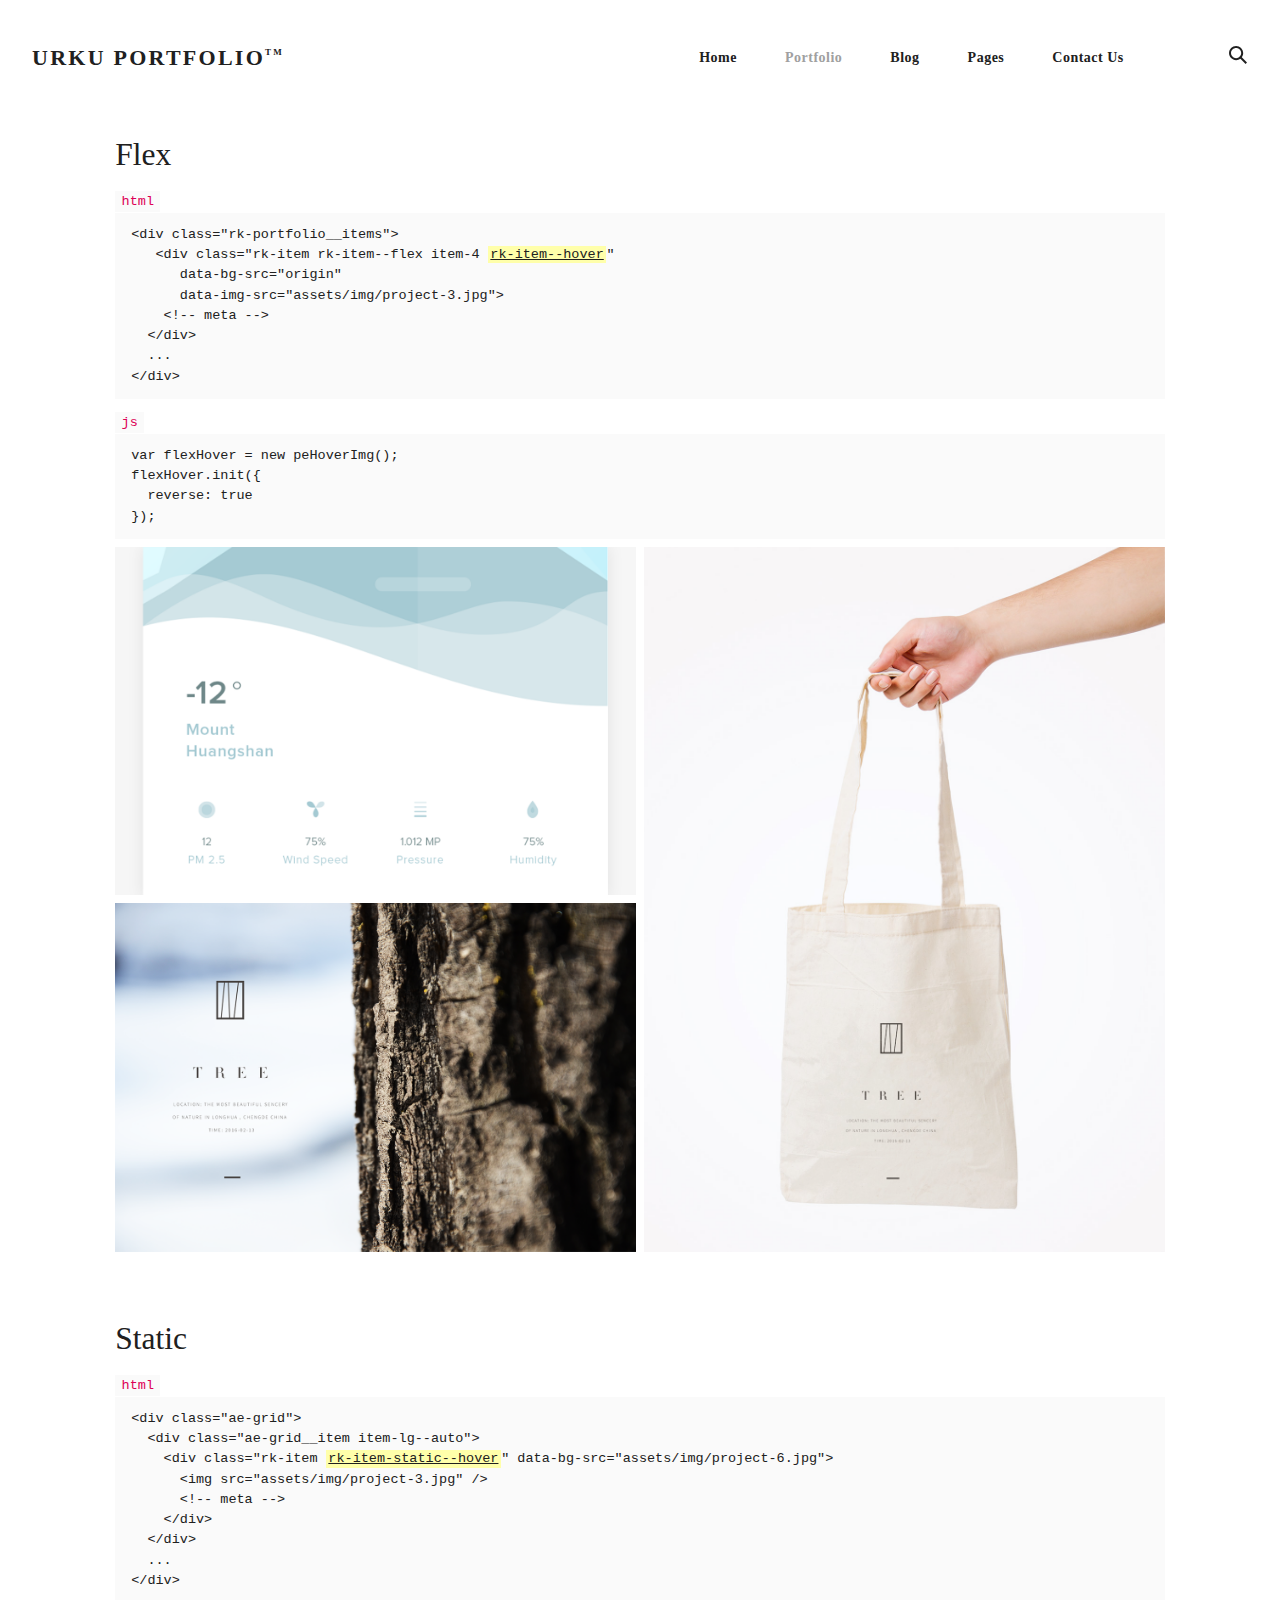
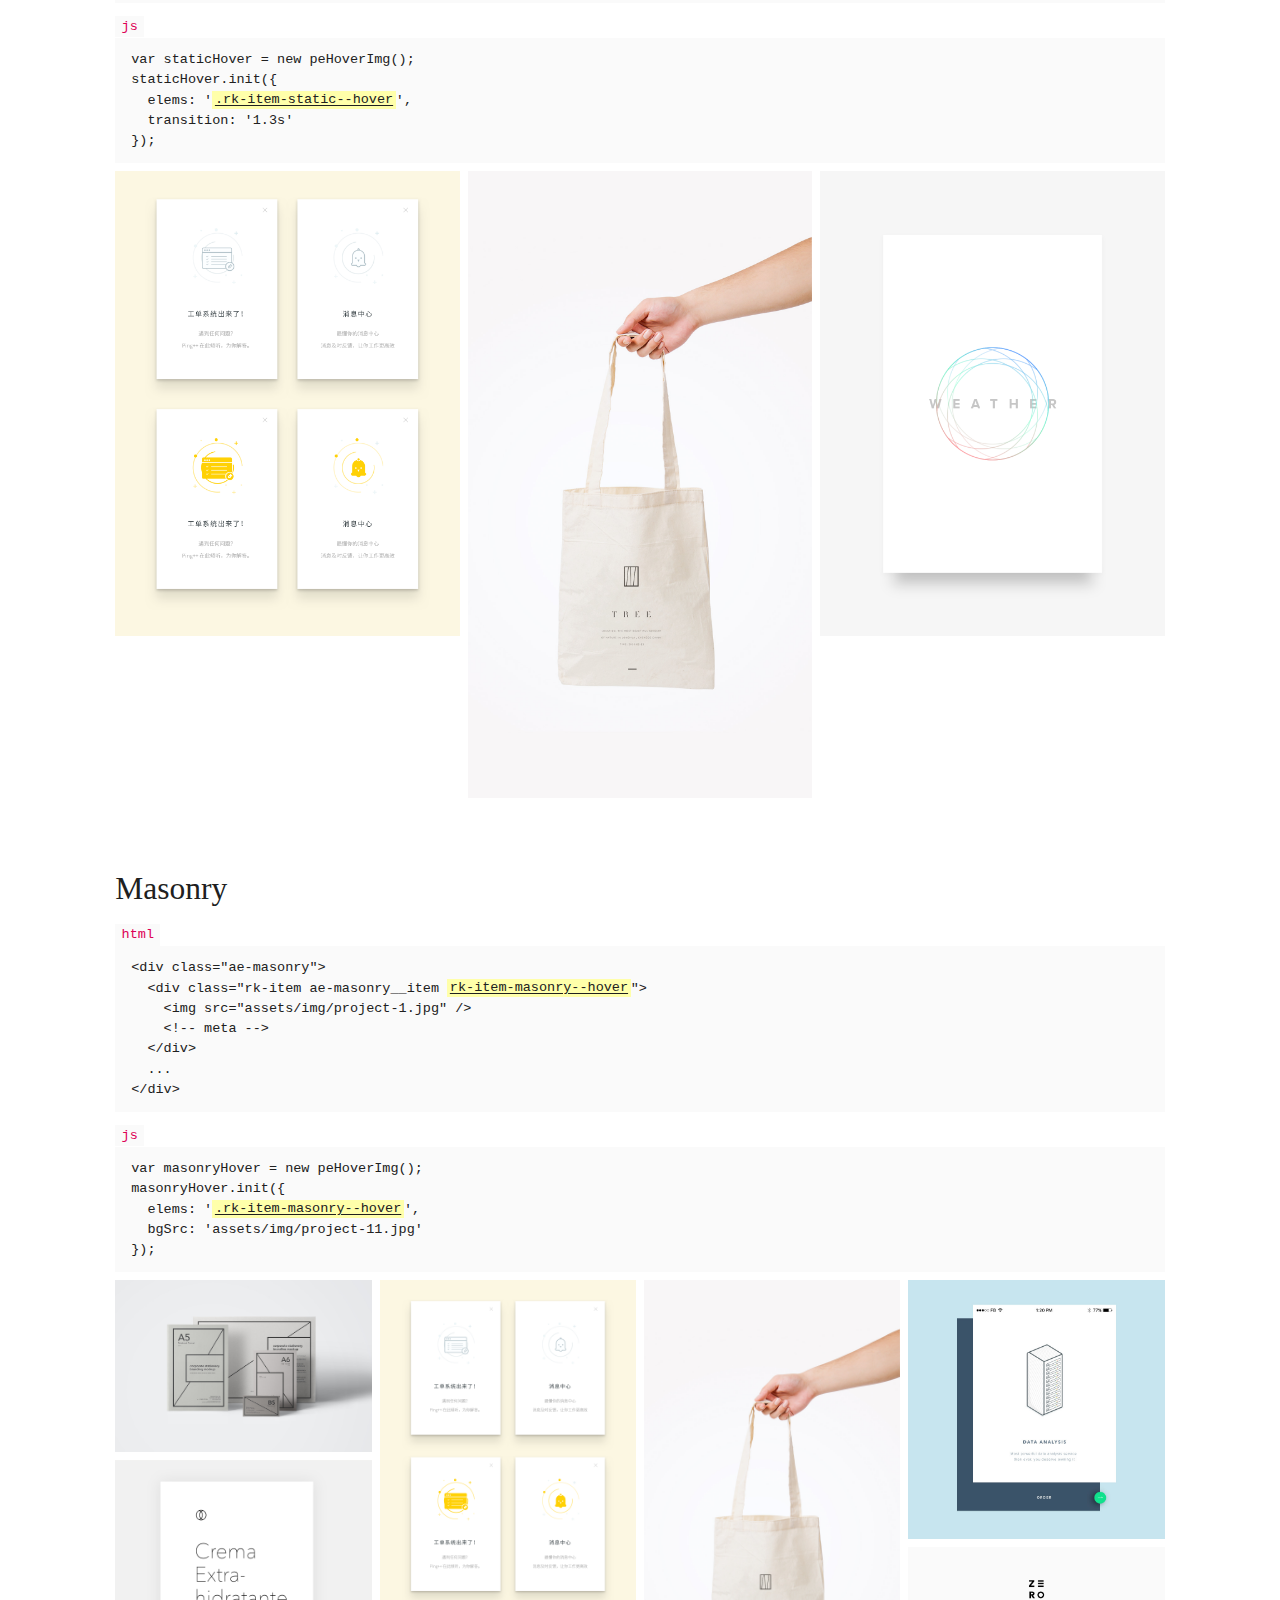
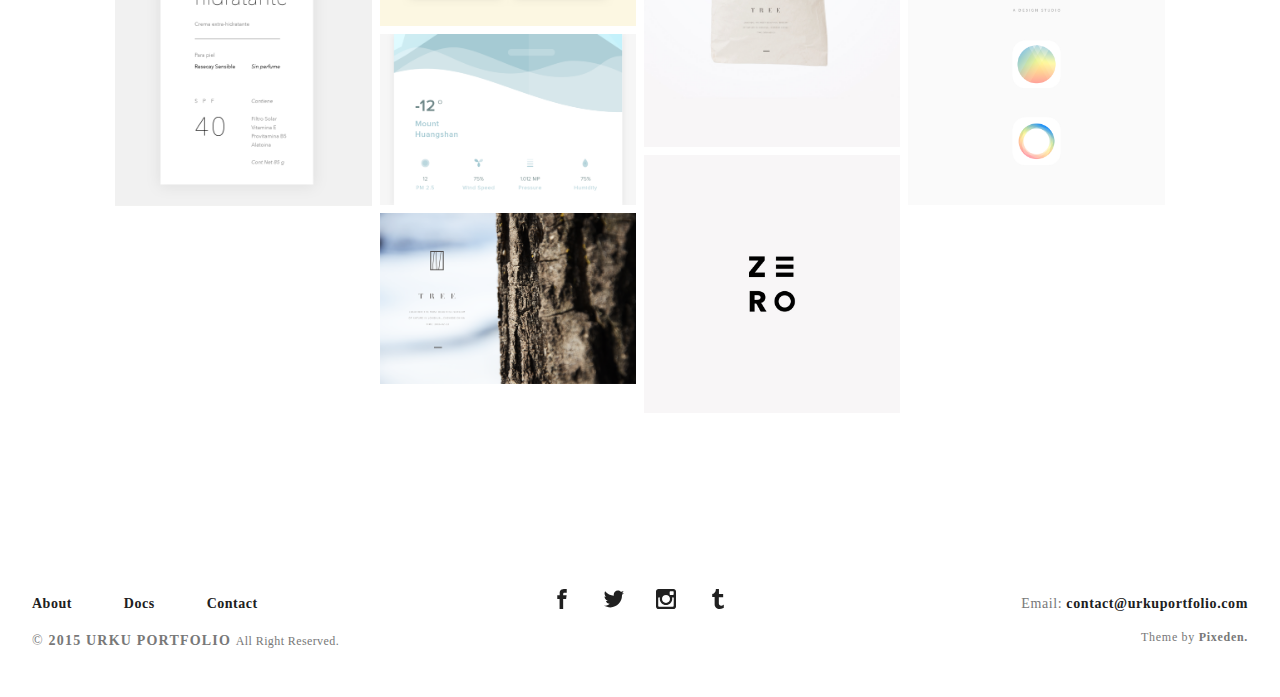
<file: portfolio-hover.html>
<!DOCTYPE html>
<html>
  <head>
    <meta name="viewport" content="width=device-width, initial-scale=1.0">
    <meta charset="UTF-8">
    <title>Urku Portfolio :: Pixeden</title>
    <link rel="icon" type="image/svg+xml" href="assets/img/urku-ico.svg">
    <link rel="stylesheet" href="assets/css/aurora-pack.min.css">
    <link rel="stylesheet" href="assets/css/aurora-theme-base.min.css">
    <link rel="stylesheet" href="assets/css/urku.css">
  </head>
  <body class="top-fixed">
    <header class="ae-container-fluid ae-container-fluid--full rk-header ">
      <input type="checkbox" id="mobile-menu" class="rk-mobile-menu">
      <label for="mobile-menu">
        <svg>
          <use xlink:href="assets/img/symbols.svg#bar"></use>
        </svg>
        <svg>
          <use xlink:href="assets/img/symbols.svg#bar"></use>
        </svg>
        <svg>
          <use xlink:href="assets/img/symbols.svg#bar"></use>
        </svg>
      </label>
      <div class="ae-container-fluid rk-topbar">
        <h1 class="rk-logo"><a href="index.html">urku portfolio<sup>tm</sup></a></h1>
        <nav class="rk-navigation">
          <ul class="rk-menu">
            <li class="rk-menu__item"><a href="index.html" class="rk-menu__link">Home</a>
            </li>
            <li class="active rk-menu__item"><a href="portfolio.html" class="rk-menu__link">Portfolio</a>
            </li>
            <li class="rk-menu__item"><a href="blog.html" class="rk-menu__link">Blog</a>
            </li>
            <li class="rk-menu__item"><a href="#0" class="rk-menu__link">Pages</a>
              <nav class="rk-menu__sub">
                <ul class="rk-container">
                  <li class="rk-menu__item"><a href="about.html" class="rk-menu__link">About</a></li>
                  <li class="rk-menu__item"><a href="documentation.html" class="rk-menu__link">Documentation</a></li>
                  <li class="rk-menu__item"><a href="design-styles.html" class="rk-menu__link">Design Styles</a></li>
                </ul>
              </nav>
            </li>
            <li class="rk-menu__item"><a href="contact.html" class="rk-menu__link">Contact Us</a>
            </li>
          </ul>
          <form class="rk-search">
            <input type="text" placeholder="Search" id="urku-search" class="rk-search-field">
            <label for="urku-search">
              <svg>
                <use xlink:href="assets/img/symbols.svg#icon-search"></use>
              </svg>
            </label>
          </form>
        </nav>
      </div>
    </header>
    <section class="rk-container rk-main">
      <section class="ae-container-fluid ae-container-fluid--inner rk-portfolio">
        <h3>Flex</h3><code>html</code>
        <pre><code>&lt;div class=&quot;rk-portfolio__items&quot;&gt;
   &lt;div class=&quot;rk-item rk-item--flex item-4 <ins>rk-item--hover</ins>&quot; 
      data-bg-src=&quot;origin&quot; 
      data-img-src=&quot;assets/img/project-3.jpg&quot;&gt;
    &lt;!-- meta --&gt;
  &lt;/div&gt;
  ...
&lt;/div&gt;</code></pre><code>js</code>
        <pre><code>var flexHover = new peHoverImg();
flexHover.init({
  reverse: true
});</code></pre>
        <div class="rk-portfolio__items">
          <div class="rk-items-cont rk-size-6 rk-tosize-8"><a href="portfolio-item.html" data-bg-src="origin" data-img-src="assets/img/project-3.jpg" class="rk-item rk-item--flex item-4 rk-size-12 rk-landscape rk-item--hover"> 
              <div class="item-meta">
                <h2>Tumblr hammock</h2>
                <p>Packaging</p>
              </div></a><a href="portfolio-item.html" data-bg-src="origin" data-img-src="assets/img/project-11.jpg" class="rk-item rk-item--flex item-5 rk-size-12 rk-landscape rk-item--hover"> 
              <div class="item-meta">
                <h2>Biodiesel etsy</h2>
                <p>Branding</p>
              </div></a></div><a href="portfolio-item.html" data-bg-src="origin" data-img-src="assets/img/project-2.jpg" class="rk-item rk-item--flex item-6 rk-size-6 rk-portrait rk-item--hover"> 
            <div class="item-meta">
              <h2>Gentrify artisan</h2>
              <p>Graphic Design</p>
            </div></a>
        </div>
        <h3 class="au-mt-4">Static</h3><code>html</code>
        <pre><code>&lt;div class=&quot;ae-grid&quot;&gt;
  &lt;div class=&quot;ae-grid__item item-lg--auto&quot;&gt;
    &lt;div class=&quot;rk-item <ins>rk-item-static--hover</ins>&quot; data-bg-src=&quot;assets/img/project-6.jpg&quot;&gt;
      &lt;img src=&quot;assets/img/project-3.jpg&quot; /&gt;
      &lt;!-- meta --&gt;
    &lt;/div&gt;
  &lt;/div&gt;
  ...
&lt;/div&gt;</code></pre><code>js</code>
        <pre><code>var staticHover = new peHoverImg();
staticHover.init({
  elems: '<ins>.rk-item-static--hover</ins>',
  transition: '1.3s'
});</code></pre>
        <div class="ae-grid">
          <div class="ae-grid__item item-lg--auto"><a href="portfolio-item.html" data-bg-src="assets/img/project-6.jpg" class="rk-item rk-item-static--hover"><img src="assets/img/project-3.jpg" alt="">
              <div class="item-meta">
                <h2>Waistcoat vegan</h2>
                <p>Graphic Design</p>
              </div></a></div>
          <div class="ae-grid__item item-lg--auto"><a href="portfolio-item.html" data-bg-src="assets/img/project-10.jpg" class="rk-item rk-item-static--hover"><img src="assets/img/project-6.jpg" alt="">
              <div class="item-meta">
                <h2>Gentrify artisan</h2>
                <p>Graphic Design</p>
              </div></a></div>
          <div class="ae-grid__item item-lg--auto"><a href="portfolio-item.html" data-bg-src="assets/img/project-3.jpg" class="rk-item rk-item-static--hover"><img src="assets/img/project-10.jpg" alt="">
              <div class="item-meta">
                <h2>Waistcoat ugh</h2>
                <p>UI/UX</p>
              </div></a></div>
        </div>
        <h3 class="au-mt-4">Masonry</h3><code>html</code>
        <pre><code>&lt;div class=&quot;ae-masonry&quot;&gt;
  &lt;div class=&quot;rk-item ae-masonry__item <ins>rk-item-masonry--hover</ins>&quot;&gt;
    &lt;img src=&quot;assets/img/project-1.jpg&quot; /&gt;
    &lt;!-- meta --&gt;
  &lt;/div&gt;
  ...
&lt;/div&gt;</code></pre><code>js</code>
        <pre><code>var masonryHover = new peHoverImg();
masonryHover.init({
  elems: '<ins>.rk-item-masonry--hover</ins>',
  bgSrc: 'assets/img/project-11.jpg'
});</code></pre>
        <div class="ae-masonry ae-masonry-md-2 ae-masonry-xl-4"><a href="portfolio-item.html" class="rk-item ae-masonry__item rk-item-masonry--hover"><img src="assets/img/project-1.jpg" alt="">
            <div class="item-meta">
              <h2>Essential Stationery</h2>
              <p>Branding</p>
            </div></a><a href="portfolio-item.html" class="rk-item ae-masonry__item rk-item-masonry--hover"><img src="assets/img/project-2.jpg" alt="">
            <div class="item-meta">
              <h2>Pickled Tousled</h2>
              <p>Art Direction</p>
            </div></a><a href="portfolio-item.html" class="rk-item ae-masonry__item rk-item-masonry--hover"><img src="assets/img/project-3.jpg" alt="">
            <div class="item-meta">
              <h2>Waistcoat vegan</h2>
              <p>Graphic Design</p>
            </div></a><a href="portfolio-item.html" class="rk-item ae-masonry__item rk-item-masonry--hover"><img src="assets/img/project-4.jpg" alt="">
            <div class="item-meta">
              <h2>Tumblr hammock</h2>
              <p>Packaging</p>
            </div></a><a href="portfolio-item.html" class="rk-item ae-masonry__item rk-item-masonry--hover"><img src="assets/img/project-5.jpg" alt="">
            <div class="item-meta">
              <h2>Biodiesel etsy</h2>
              <p>Branding</p>
            </div></a><a href="portfolio-item.html" class="rk-item ae-masonry__item rk-item-masonry--hover"><img src="assets/img/project-6.jpg" alt="">
            <div class="item-meta">
              <h2>Gentrify artisan</h2>
              <p>Graphic Design</p>
            </div></a><a href="portfolio-item.html" class="rk-item ae-masonry__item rk-item-masonry--hover"><img src="assets/img/project-7.jpg" alt="">
            <div class="item-meta">
              <h2>Plaid austin</h2>
              <p>Graphic Design</p>
            </div></a><a href="portfolio-item.html" class="rk-item ae-masonry__item rk-item-masonry--hover"><img src="assets/img/project-8.jpg" alt="">
            <div class="item-meta">
              <h2>Trust fund</h2>
              <p>Packaging</p>
            </div></a><a href="portfolio-item.html" class="rk-item ae-masonry__item rk-item-masonry--hover"><img src="assets/img/project-9.jpg" alt="">
            <div class="item-meta">
              <h2>Gentrify pork</h2>
              <p>Branding</p>
            </div></a>
        </div>
      </section>
    </section>
    <footer class="ae-container-fluid rk-footer ">
      <div class="ae-grid ae-grid--collapse">
        <div class="ae-grid__item item-lg-4 au-xs-ta-center au-lg-ta-left">
          <ul class="rk-menu rk-footer-menu">
            <li class="rk-menu__item"><a href="about.html" class="rk-menu__link">About</a>
            </li>
            <li class="rk-menu__item"><a href="documentation.html" class="rk-menu__link">Docs</a>
            </li>
            <li class="rk-menu__item"><a href="contact.html" class="rk-menu__link">Contact</a>
            </li>
          </ul>
          <p class="rk-footer__text rk-footer__copy "> <span class="ae-u-bold">© </span><span class="ae-u-bolder">2015 URKU PORTFOLIO </span>All Right Reserved.</p>
        </div>
        <div class="ae-grid__item item-lg-4 au-xs-ta-center"><a href="#0" class="rk-social-btn ">
            <svg>
              <use xlink:href="assets/img/symbols.svg#icon-facebook"></use>
            </svg></a><a href="#0" class="rk-social-btn ">
            <svg>
              <use xlink:href="assets/img/symbols.svg#icon-twitter"></use>
            </svg></a><a href="#0" class="rk-social-btn ">
            <svg>
              <use xlink:href="assets/img/symbols.svg#icon-pinterest"></use>
            </svg></a><a href="#0" class="rk-social-btn ">
            <svg>
              <use xlink:href="assets/img/symbols.svg#icon-tumblr"></use>
            </svg></a></div>
        <div class="ae-grid__item item-lg-4 au-xs-ta-center au-lg-ta-right">
          <p class="rk-footer__text rk-footer__contact "> <span class="ae-u-bold">Email: </span><span class="ae-u-bolder"> <a href="#0" class="rk-dark-color ">contact@urkuportfolio.com </a></span></p>
          <p class="rk-footer__text rk-footer__by">Theme by <a href="http://pixeden.com" class="ae-u-bolder">Pixeden.</a></p>
        </div>
      </div>
    </footer>
    <script src="assets/js/pe-hoverimage.js"></script>
    <script>
      var flexHover = new peHoverImg();
      flexHover.init({
        reverse: true
      });
      
      var staticHover = new peHoverImg();
      staticHover.init({
        elems: '.rk-item-static--hover',
        transition: '1.3s'
      });
      
      var masonryHover = new peHoverImg();
      masonryHover.init({
        elems: '.rk-item-masonry--hover',
        bgSrc: 'assets/img/project-11.jpg'
      });
    </script>
  </body>
</html>
</file>
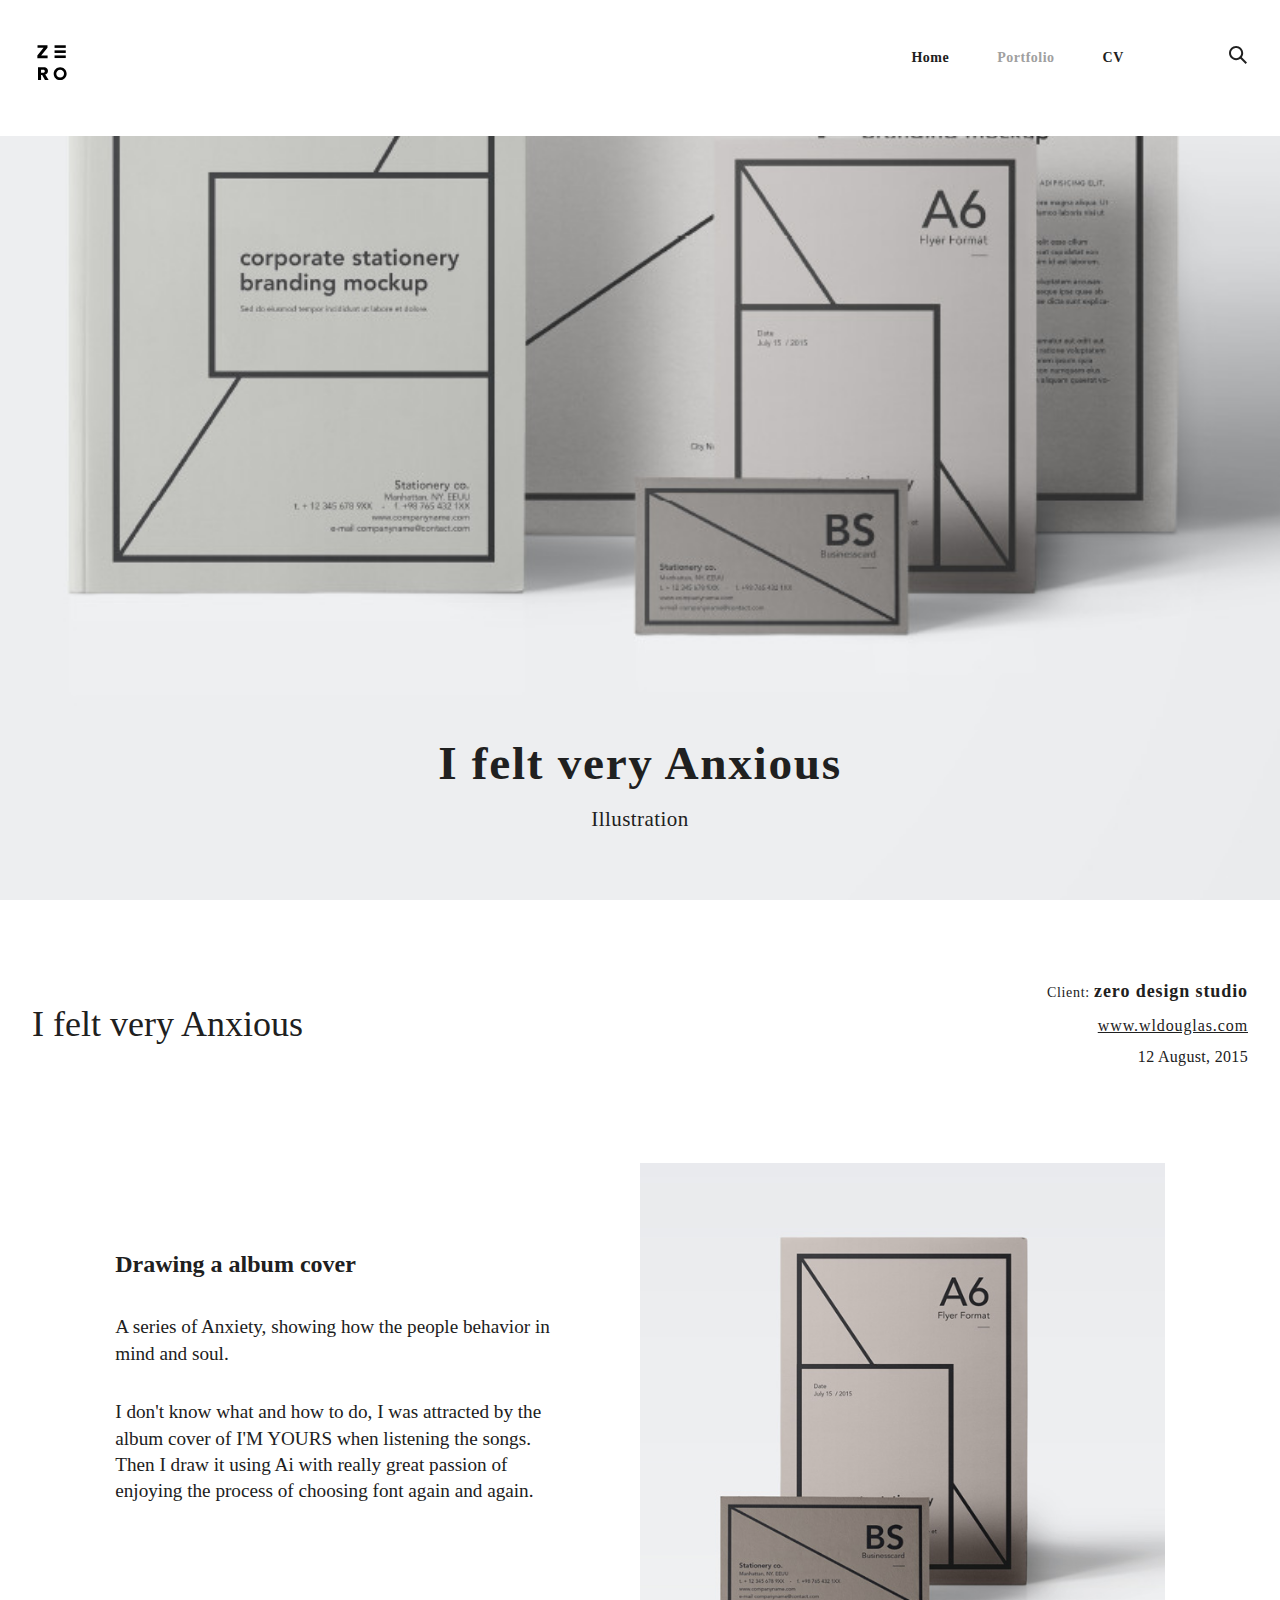
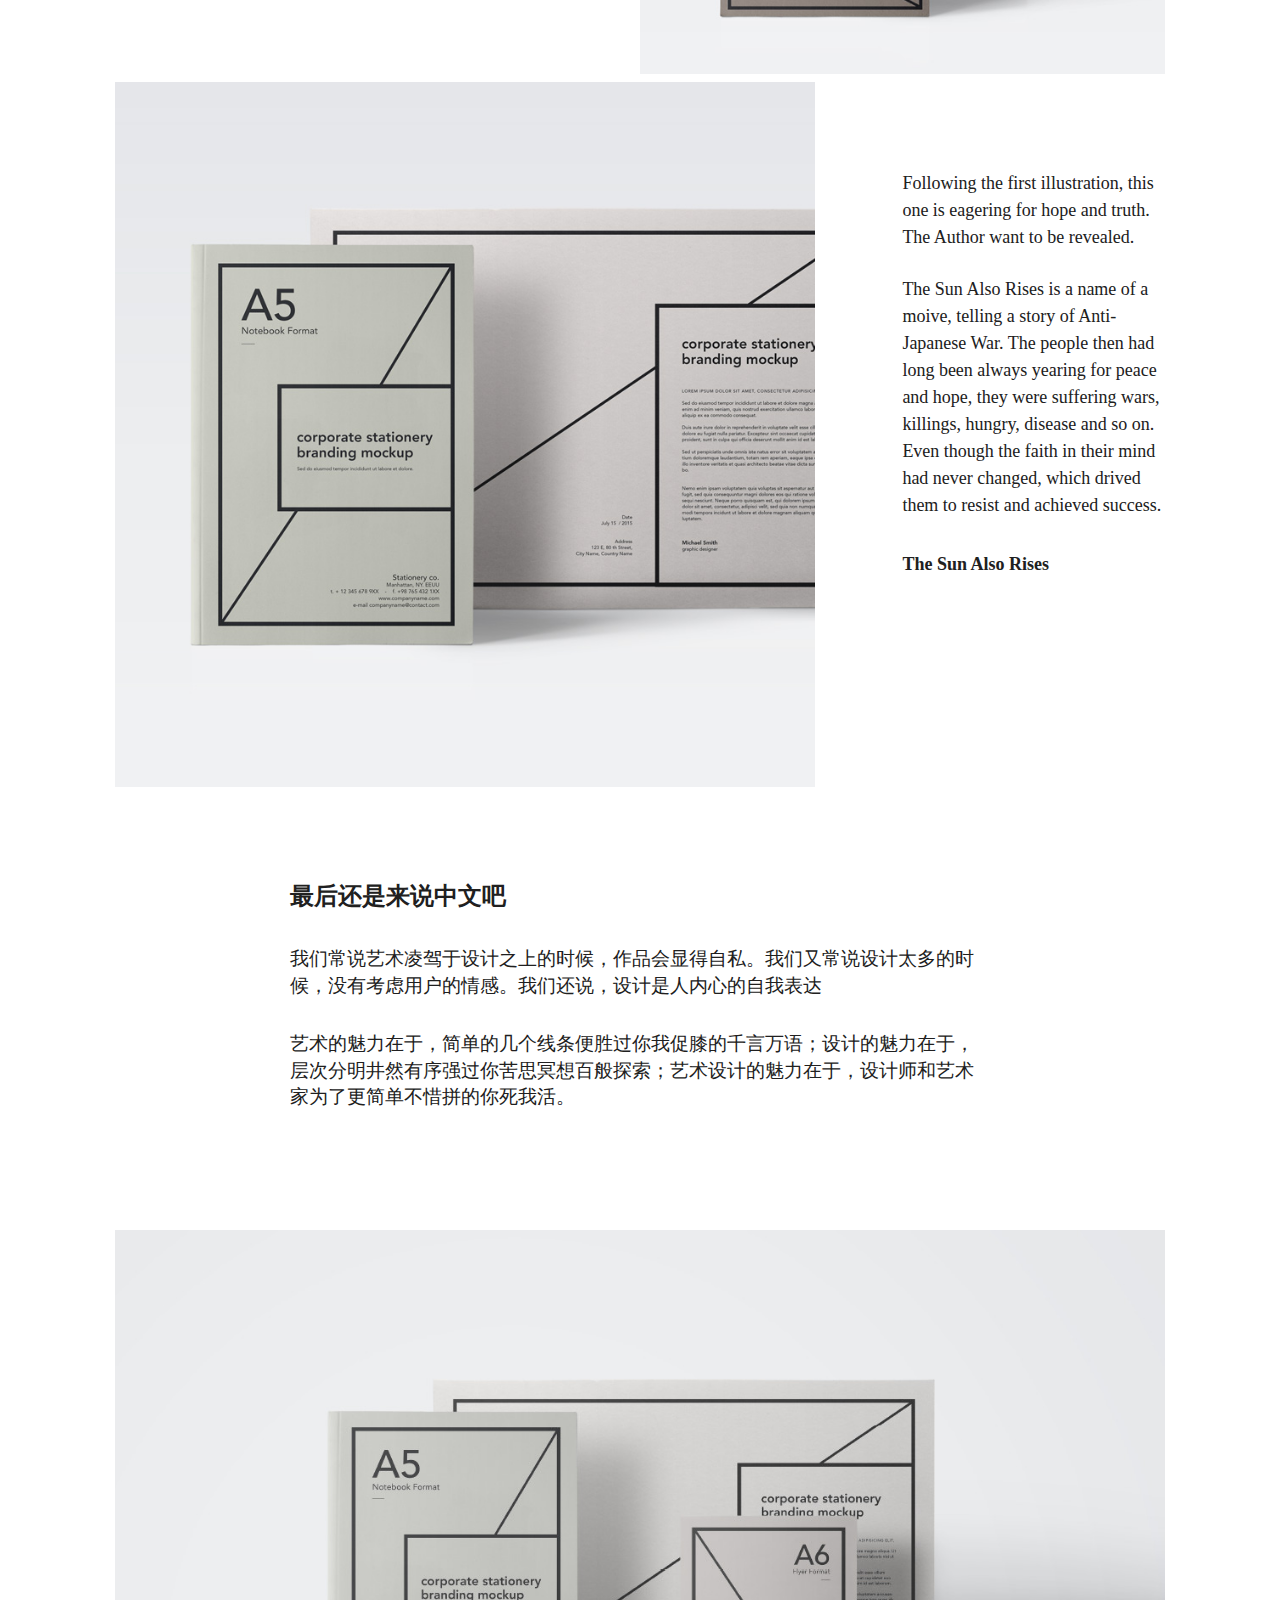
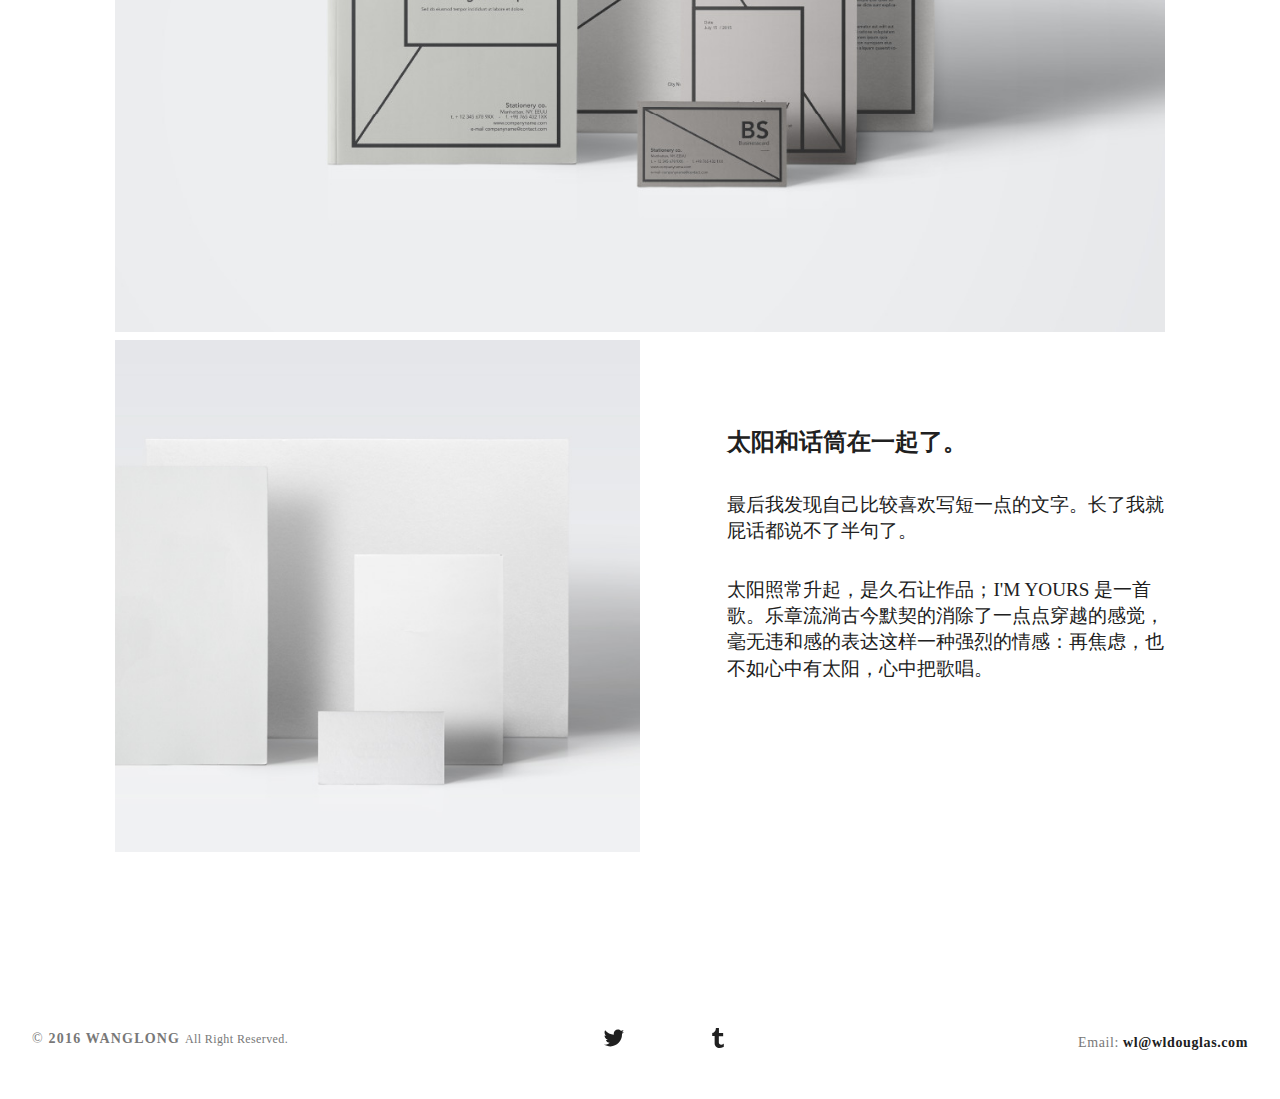
<file: portfolio-item.html>
<!DOCTYPE html>
<html>
  <head>
    <meta name="viewport" content="width=device-width, initial-scale=1.0">
    <meta charset="UTF-8">
    <title>wldouglas</title>
    <link rel="icon" type="image/svg+xml" href="assets/img/urku-ico.svg">
    <link rel="stylesheet" href="assets/css/aurora-pack.min.css">
    <link rel="stylesheet" href="assets/css/aurora-theme-base.min.css">
    <link rel="stylesheet" href="assets/css/urku.css">
  </head>
  <body class="top-fixed">
    <header class="ae-container-fluid ae-container-fluid--full rk-header ">
      <input type="checkbox" id="mobile-menu" class="rk-mobile-menu">
      <label for="mobile-menu">
        <svg>
          <use xlink:href="assets/img/symbols.svg#bar"></use>
        </svg>
        <svg>
          <use xlink:href="assets/img/symbols.svg#bar"></use>
        </svg>
        <svg>
          <use xlink:href="assets/img/symbols.svg#bar"></use>
        </svg>
      </label>
      <div class="ae-container-fluid rk-topbar">
        <h1 class="rk-logo"><a href="index.html"><?xml version="1.0" encoding="utf-8"?>
<!-- Generator: Adobe Illustrator 19.0.0, SVG Export Plug-In . SVG Version: 6.00 Build 0)  -->
<svg version="1.1" id="Layer_1" width="40px" xmlns="http://www.w3.org/2000/svg" xmlns:xlink="http://www.w3.org/1999/xlink" x="0px" y="0px"
   viewBox="0 0 100 150" style="enable-background:new 0 0 100 150;" xml:space="preserve">
<g>
  <path d="M13.4,32.9v-6.8L28.9,7H13.8V0.4h24.9v6.3L22.9,26.1H39v6.8H13.4z"/>
  <path d="M15,55.4h12.4c1.6,0,3.1,0.2,4.6,0.5c1.5,0.3,2.8,0.9,4,1.6c1.2,0.8,2.1,1.8,2.8,3c0.7,1.3,1.1,2.8,1.1,4.7
    c0,2.2-0.6,4.1-1.8,5.5s-2.8,2.6-5,3.2l8.5,13.9h-9.2l-7-12.9h-2.7v12.9H15V55.4z M32,65.4c0-0.8-0.2-1.4-0.5-1.9s-0.7-0.8-1.2-1.1
    c-0.5-0.3-1.1-0.4-1.7-0.5s-1.2-0.1-1.8-0.1h-4.2v7.6h3.7c0.6,0,1.3-0.1,2-0.2c0.7-0.1,1.3-0.3,1.8-0.6c0.6-0.3,1-0.7,1.4-1.2
    C31.8,66.9,32,66.2,32,65.4z"/>
  <g>
    <rect x="56.4" y="0.7" width="28" height="6.5"/>
    <rect x="56.4" y="13.4" width="28" height="6.5"/>
    <rect x="56.4" y="26.1" width="28" height="6.5"/>
  </g>
  <path d="M70.4,55.4c-9,0-16.2,7.3-16.2,16.2c0,9,7.3,16.2,16.2,16.2s16.2-7.3,16.2-16.2C86.6,62.7,79.3,55.4,70.4,55.4z M70.4,81.3
    c-5.3,0-9.7-4.3-9.7-9.7c0-5.3,4.3-9.7,9.7-9.7s9.7,4.3,9.7,9.7C80,77,75.7,81.3,70.4,81.3z"/>
</g>
</svg>
</a></h1>
        <nav class="rk-navigation">
          <ul class="rk-menu">
            <li class="rk-menu__item"><a href="index.html" class="rk-menu__link">Home</a>
            </li>
            <li class="active rk-menu__item"><a href="portfolio.html" class="rk-menu__link">Portfolio</a>
              <nav class="rk-menu__sub">
                <ul class="rk-container">
                  <li class="rk-menu__item"><a href="portfolio.html" class="rk-menu__link">Flex</a></li>
                  <li class="rk-menu__item"><a href="portfolio-alt.html" class="rk-menu__link">Switch</a></li>
                  <li class="rk-menu__item"><a href="portfolio-raw.html" class="rk-menu__link">Static</a></li>
                  <li class="rk-menu__item"><a href="portfolio-masonry.html" class="rk-menu__link">Masonry</a></li>
                </ul>
              </nav>
            </li>
            <li class="rk-menu__item"><a href="https://www.dropbox.com/s/izc0t51tnqxgxgm/Resume_EN.pdf?dl=0" class="rk-menu__link">CV</a>
            </li>
          </ul>
          <form class="rk-search">
            <input type="text" placeholder="Search" id="urku-search" class="rk-search-field">
            <label for="urku-search">
              <svg>
                <use xlink:href="assets/img/symbols.svg#icon-search"></use>
              </svg>
            </label>
          </form>
        </nav>
      </div>
    </header>
    <section class="ae-container-fluid ae-container-fluid--full">
      <header class="rk-portfolio-cover  item-inside-1">
        <div class="item-inside__meta">
          <h1 class="ae-u-bolder rk-portfolio-title ">I felt very Anxious</h1>
          <p class="ae-theta rk-portfolio-category ">Illustration</p>
        </div>
      </header>
      <div class="ae-container-fluid">
        <div class="ae-grid ae-grid--collapse rk-portfolio-info ">
          <div class="ae-grid__item item-lg-8 item-sm--center au-xs-ta-center au-lg-ta-left">
            <h2 class="rk-portfolio-inner-title ">I felt very Anxious</h2>
          </div>
          <div class="ae-grid__item item-lg-4 au-xs-ta-center au-lg-ta-right rk-portfolio-details">
            <p class="rk-portfolio-inner-client "><span class="ae-lambda">Client: </span><span class="ae-u-bolder">zero design studio</span></p>
            <p class="au-underline rk-portfolio-inner-website "><a href="#0" class="ae-kappa">www.wldouglas.com</a></p>
            <p class="ae-kappa ae-u-bold rk-portfolio-inner-date ">12 August, 2015</p>
          </div>
        </div>
      </div>
      <div class="ae-container-fluid ae-container-fluid--inner rk-portfolio--inner">
        <div class="ae-grid ae-grid--collapse au-xs-ptp-1">
          <div class="ae-grid__item item-lg-5 au-lg-ptp-1">
            <h4 class="ae-u-bolder">Drawing a album cover</h4>
            <p class="ae-eta">A series of Anxiety, showing how the people behavior in mind and soul. </p>
            <p class="ae-eta">I don't know what and how to do, I was attracted by the album cover of I'M YOURS when listening the songs. Then I draw it using Ai with really great passion of enjoying the process of choosing font again and again. </p>
          </div>
          <div class="ae-grid__item item-lg-6 item-lg--offset-1"><img src="assets/img/inner-1.jpg" alt="Urku Portfolio"></div>
        </div>
        <div class="ae-grid ae-grid--collapse">
          <div class="ae-grid__item item-lg-8"><img src="assets/img/inner-2.jpg" alt="Urku Portfolio"></div>
          <div class="ae-grid__item item-lg-3 item-lg--offset-1 au-lg-ptp-1">
            <p>Following the first illustration, this one is eagering for hope and truth. The Author want to be revealed.</p>
            <p class="au-mb-3">The Sun Also Rises is a name of a moive, telling a story of Anti-Japanese War. The people then had long been always yearing for peace and hope, they were suffering wars, killings, hungry, disease and so on. Even though the faith in their mind had never changed, which drived them to resist and achieved success.</p>
            <p class="ae-u-bolder">The Sun Also Rises</p>
          </div>
        </div>
        <div class="ae-grid ae-grid--collapse au-xs-ptp-1 au-xs-pbp-1">
          <div class="ae-grid__item item-lg-8 item-lg--offset-2">
            <h4 class="ae-u-bolder">最后还是来说中文吧</h4>
            <p class="ae-eta">我们常说艺术凌驾于设计之上的时候，作品会显得自私。我们又常说设计太多的时候，没有考虑用户的情感。我们还说，设计是人内心的自我表达</p>
            <p class="ae-eta">艺术的魅力在于，简单的几个线条便胜过你我促膝的千言万语；设计的魅力在于，层次分明井然有序强过你苦思冥想百般探索；艺术设计的魅力在于，设计师和艺术家为了更简单不惜拼的你死我活。</p>
          </div>
        </div>
        <div class="ae-grid ae-grid--collapse">
          <div class="ae-grid__item item-lg--auto"><img src="assets/img/project-1.jpg" alt="Urku Portfolio"></div>
        </div>
        <div class="ae-grid ae-grid--collapse">
          <div class="ae-grid__item item-lg-6"><img src="assets/img/inner-3.jpg" alt="Urku Portfolio"></div>
          <div class="ae-grid__item item-lg-5 item-lg--offset-1 au-lg-ptp-1">
            <h4 class="ae-u-bolder">太阳和话筒在一起了。</h4>
            <p class="ae-eta">最后我发现自己比较喜欢写短一点的文字。长了我就屁话都说不了半句了。</p>
            <p class="ae-eta">太阳照常升起，是久石让作品；I'M YOURS 是一首歌。乐章流淌古今默契的消除了一点点穿越的感觉，毫无违和感的表达这样一种强烈的情感：再焦虑，也不如心中有太阳，心中把歌唱。</p>
          </div>
        </div>
        
      
    </section>
    <footer class="ae-container-fluid rk-footer ">
      <div class="ae-grid ae-grid--collapse">
        <div class="ae-grid__item item-lg-4 au-xs-ta-center au-lg-ta-left">
          
          <p class="rk-footer__text rk-footer__copy "> <span class="ae-u-bold">© </span><span class="ae-u-bolder">2016 WANGLONG </span> All Right Reserved.</p>
        </div>
        <div class="ae-grid__item item-lg-4 au-xs-ta-center"><a href="#0" class="rk-social-btn ">
            <svg>
              <use xlink:href="assets/img/symbols.svg#icon-dribbble"></use>
            </svg></a><a href="http://dribbble.com/wldouglas" class="rk-social-btn ">
            <svg>
              <use xlink:href="assets/img/symbols.svg#icon-twitter"></use>
            </svg></a><a href="http://twitter.com/wldouglas" class="rk-social-btn ">
            <svg>
              <use xlink:href="assets/img/symbols.svg#icon-instagram"></use>
            </svg></a><a href="http://instagram.com/wldouglas2012" class="rk-social-btn ">
            <svg>
              <use xlink:href="assets/img/symbols.svg#icon-tumblr"></use>
            </svg></a></div>
        <div class="ae-grid__item item-lg-4 au-xs-ta-center au-lg-ta-right">
          <p class="rk-footer__text rk-footer__contact "> <span class="ae-u-bold">Email: </span><span class="ae-u-bolder"> <a href="#0" class="rk-dark-color ">wl@wldouglas.com </a></span></p>
         
        </div>
      </div>
    </footer>
  </body>
</html>
</file>
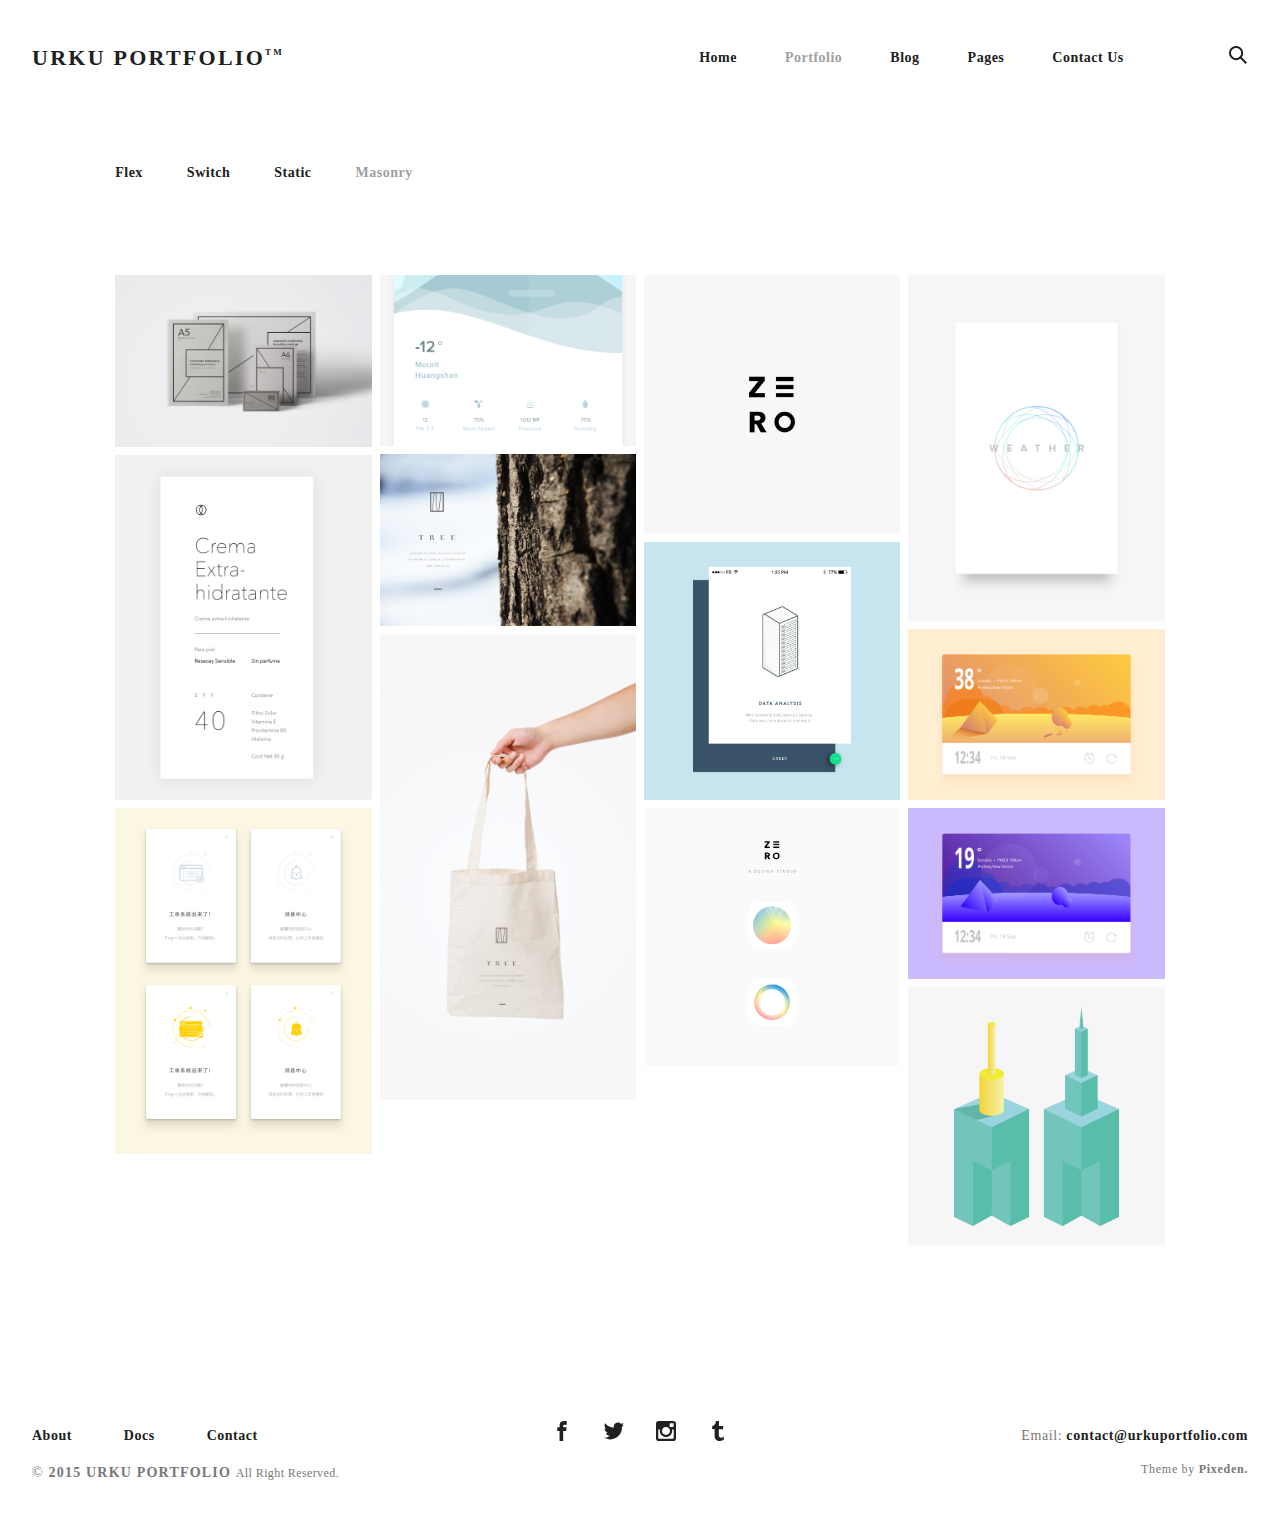
<file: portfolio-masonry.html>
<!DOCTYPE html>
<html>
  <head>
    <meta name="viewport" content="width=device-width, initial-scale=1.0">
    <meta charset="UTF-8">
    <title>Urku Portfolio :: Pixeden</title>
    <link rel="icon" type="image/svg+xml" href="assets/img/urku-ico.svg">
    <link rel="stylesheet" href="assets/css/aurora-pack.min.css">
    <link rel="stylesheet" href="assets/css/aurora-theme-base.min.css">
    <link rel="stylesheet" href="assets/css/urku.css">
  </head>
  <body class="top-fixed">
    <header class="ae-container-fluid ae-container-fluid--full rk-header ">
      <input type="checkbox" id="mobile-menu" class="rk-mobile-menu">
      <label for="mobile-menu">
        <svg>
          <use xlink:href="assets/img/symbols.svg#bar"></use>
        </svg>
        <svg>
          <use xlink:href="assets/img/symbols.svg#bar"></use>
        </svg>
        <svg>
          <use xlink:href="assets/img/symbols.svg#bar"></use>
        </svg>
      </label>
      <div class="ae-container-fluid rk-topbar">
        <h1 class="rk-logo"><a href="index.html">urku portfolio<sup>tm</sup></a></h1>
        <nav class="rk-navigation">
          <ul class="rk-menu">
            <li class="rk-menu__item"><a href="index.html" class="rk-menu__link">Home</a>
            </li>
            <li class="active rk-menu__item"><a href="portfolio.html" class="rk-menu__link">Portfolio</a>
            </li>
            <li class="rk-menu__item"><a href="blog.html" class="rk-menu__link">Blog</a>
            </li>
            <li class="rk-menu__item"><a href="#0" class="rk-menu__link">Pages</a>
              <nav class="rk-menu__sub">
                <ul class="rk-container">
                  <li class="rk-menu__item"><a href="about.html" class="rk-menu__link">About</a></li>
                  <li class="rk-menu__item"><a href="documentation.html" class="rk-menu__link">Documentation</a></li>
                  <li class="rk-menu__item"><a href="design-styles.html" class="rk-menu__link">Design Styles</a></li>
                </ul>
              </nav>
            </li>
            <li class="rk-menu__item"><a href="contact.html" class="rk-menu__link">Contact Us</a>
            </li>
          </ul>
          <form class="rk-search">
            <input type="text" placeholder="Search" id="urku-search" class="rk-search-field">
            <label for="urku-search">
              <svg>
                <use xlink:href="assets/img/symbols.svg#icon-search"></use>
              </svg>
            </label>
          </form>
        </nav>
      </div>
    </header>
    <section class="ae-container-fluid rk-main">
      <section class="ae-container-fluid ae-container-fluid--inner rk-portfolio">
        <div class="au-xs-ta-center au-lg-ta-left">
          <ul class="rk-menu rk-categories-menu">
            <li class="rk-menu__item"><a href="portfolio.html" class="rk-menu__link">Flex</a>
            </li>
            <li class="rk-menu__item"><a href="portfolio-alt.html" class="rk-menu__link">Switch</a>
            </li>
            <li class="rk-menu__item"><a href="portfolio-raw.html" class="rk-menu__link">Static</a>
            </li>
            <li class="active rk-menu__item"><a href="portfolio-masonry.html" class="rk-menu__link">Masonry</a>
            </li>
          </ul>
        </div>
        <div class="ae-masonry ae-masonry-md-2 ae-masonry-xl-4"><a href="portfolio-item.html" class="rk-item ae-masonry__item"><img src="assets/img/project-1.jpg" alt="">
            <div class="item-meta">
              <h2>Essential Stationery</h2>
              <p>Branding</p>
            </div></a><a href="portfolio-item.html" class="rk-item ae-masonry__item"><img src="assets/img/project-2.jpg" alt="">
            <div class="item-meta">
              <h2>Pickled Tousled</h2>
              <p>Art Direction</p>
            </div></a><a href="portfolio-item.html" class="rk-item ae-masonry__item"><img src="assets/img/project-3.jpg" alt="">
            <div class="item-meta">
              <h2>Waistcoat vegan</h2>
              <p>Graphic Design</p>
            </div></a><a href="portfolio-item.html" class="rk-item ae-masonry__item"><img src="assets/img/project-4.jpg" alt="">
            <div class="item-meta">
              <h2>Tumblr hammock</h2>
              <p>Packaging</p>
            </div></a><a href="portfolio-item.html" class="rk-item ae-masonry__item"><img src="assets/img/project-5.jpg" alt="">
            <div class="item-meta">
              <h2>Biodiesel etsy</h2>
              <p>Branding</p>
            </div></a><a href="portfolio-item.html" class="rk-item ae-masonry__item"><img src="assets/img/project-6.jpg" alt="">
            <div class="item-meta">
              <h2>Gentrify artisan</h2>
              <p>Graphic Design</p>
            </div></a><a href="portfolio-item.html" class="rk-item ae-masonry__item"><img src="assets/img/project-7.jpg" alt="">
            <div class="item-meta">
              <h2>Plaid austin</h2>
              <p>Graphic Design</p>
            </div></a><a href="portfolio-item.html" class="rk-item ae-masonry__item"><img src="assets/img/project-8.jpg" alt="">
            <div class="item-meta">
              <h2>Trust fund</h2>
              <p>Packaging</p>
            </div></a><a href="portfolio-item.html" class="rk-item ae-masonry__item"><img src="assets/img/project-9.jpg" alt="">
            <div class="item-meta">
              <h2>Gentrify pork</h2>
              <p>Branding</p>
            </div></a><a href="portfolio-item.html" class="rk-item ae-masonry__item"><img src="assets/img/project-10.jpg" alt="">
            <div class="item-meta">
              <h2>Waistcoat ugh</h2>
              <p>UI/UX</p>
            </div></a><a href="portfolio-item.html" class="rk-item ae-masonry__item"><img src="assets/img/project-11.jpg" alt="">
            <div class="item-meta">
              <h2>Deep v kogi</h2>
              <p>Graphic Design</p>
            </div></a><a href="portfolio-item.html" class="rk-item ae-masonry__item"><img src="assets/img/project-12.jpg" alt="">
            <div class="item-meta">
              <h2>Venmo trust</h2>
              <p>Packaging</p>
            </div></a><a href="portfolio-item.html" class="rk-item ae-masonry__item"><img src="assets/img/project-13.jpg" alt="">
            <div class="item-meta">
              <h2>Venmo trust</h2>
              <p>Ui/UX</p>
            </div></a>
        </div>
      </section>
    </section>
    <footer class="ae-container-fluid rk-footer ">
      <div class="ae-grid ae-grid--collapse">
        <div class="ae-grid__item item-lg-4 au-xs-ta-center au-lg-ta-left">
          <ul class="rk-menu rk-footer-menu">
            <li class="rk-menu__item"><a href="about.html" class="rk-menu__link">About</a>
            </li>
            <li class="rk-menu__item"><a href="documentation.html" class="rk-menu__link">Docs</a>
            </li>
            <li class="rk-menu__item"><a href="contact.html" class="rk-menu__link">Contact</a>
            </li>
          </ul>
          <p class="rk-footer__text rk-footer__copy "> <span class="ae-u-bold">© </span><span class="ae-u-bolder">2015 URKU PORTFOLIO </span>All Right Reserved.</p>
        </div>
        <div class="ae-grid__item item-lg-4 au-xs-ta-center"><a href="#0" class="rk-social-btn ">
            <svg>
              <use xlink:href="assets/img/symbols.svg#icon-facebook"></use>
            </svg></a><a href="#0" class="rk-social-btn ">
            <svg>
              <use xlink:href="assets/img/symbols.svg#icon-twitter"></use>
            </svg></a><a href="#0" class="rk-social-btn ">
            <svg>
              <use xlink:href="assets/img/symbols.svg#icon-pinterest"></use>
            </svg></a><a href="#0" class="rk-social-btn ">
            <svg>
              <use xlink:href="assets/img/symbols.svg#icon-tumblr"></use>
            </svg></a></div>
        <div class="ae-grid__item item-lg-4 au-xs-ta-center au-lg-ta-right">
          <p class="rk-footer__text rk-footer__contact "> <span class="ae-u-bold">Email: </span><span class="ae-u-bolder"> <a href="#0" class="rk-dark-color ">contact@urkuportfolio.com </a></span></p>
          <p class="rk-footer__text rk-footer__by">Theme by <a href="http://pixeden.com" class="ae-u-bolder">Pixeden.</a></p>
        </div>
      </div>
    </footer>
  </body>
</html>
</file>
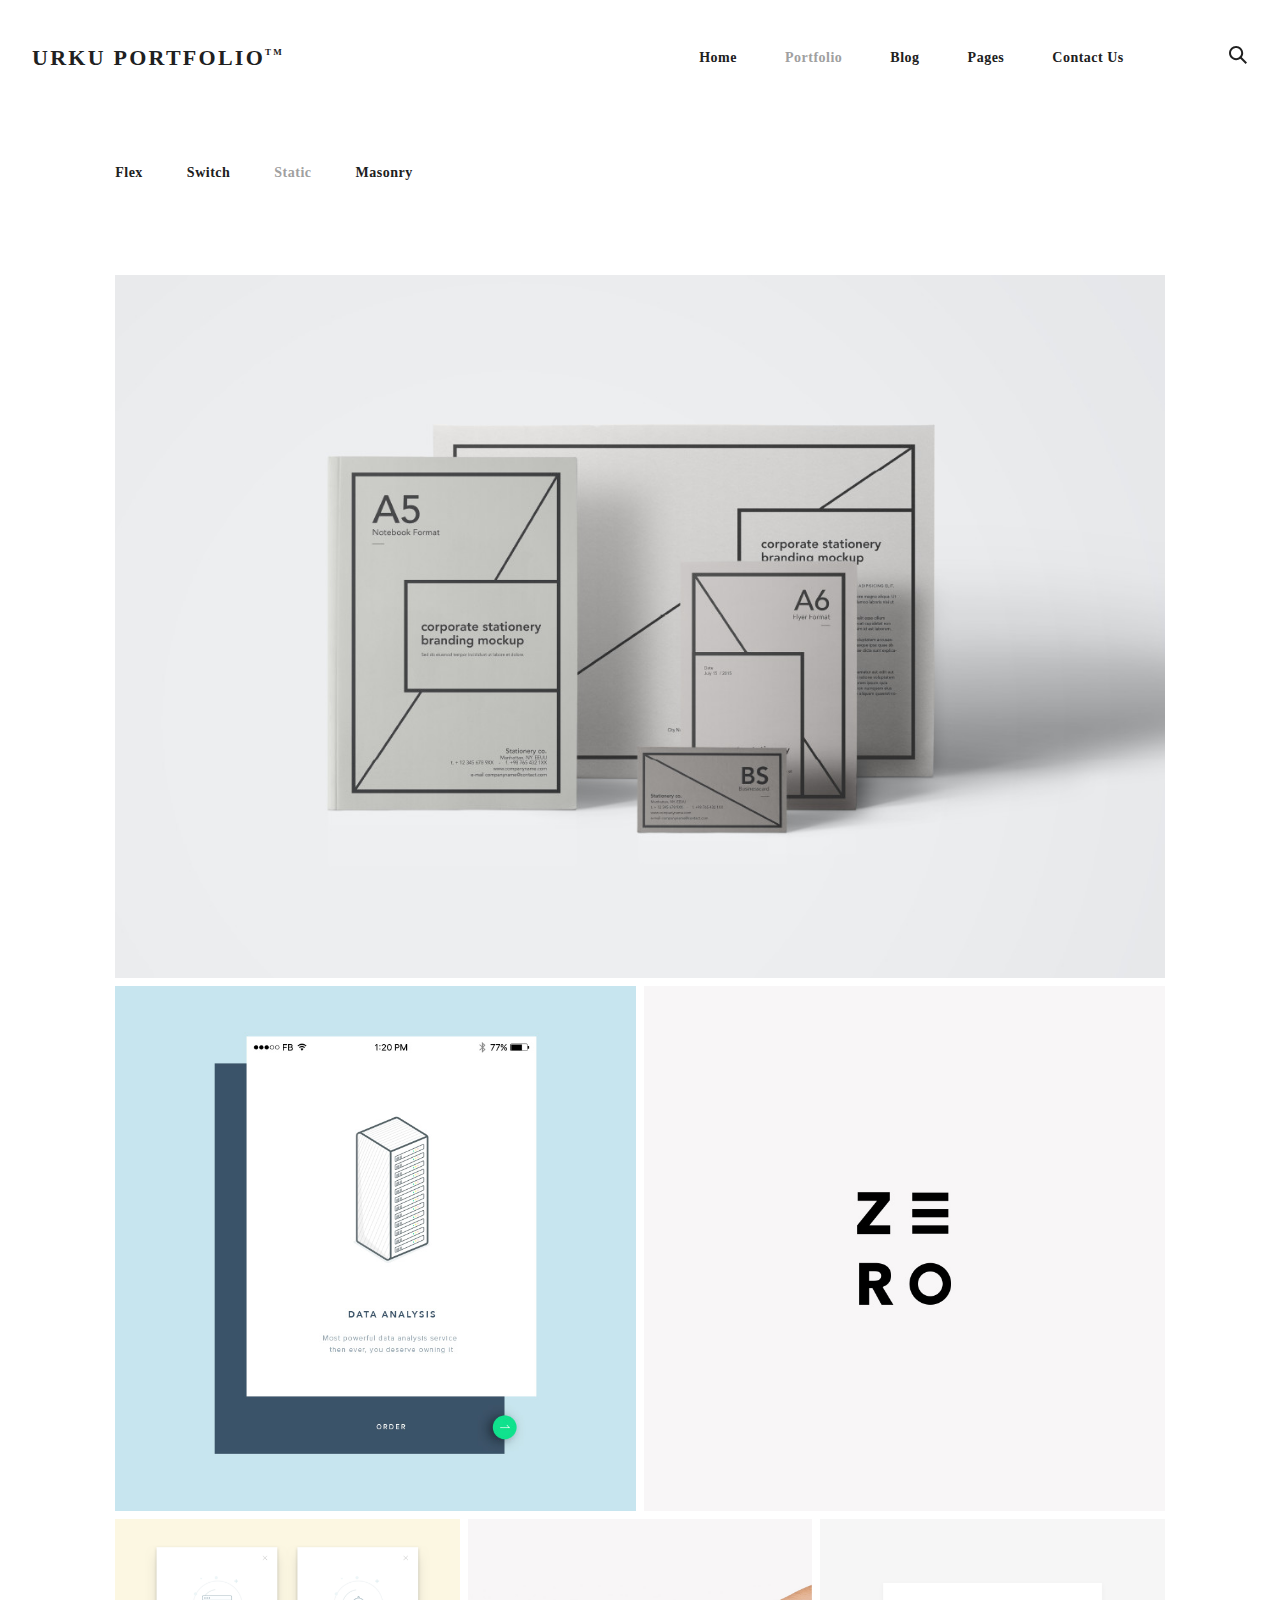
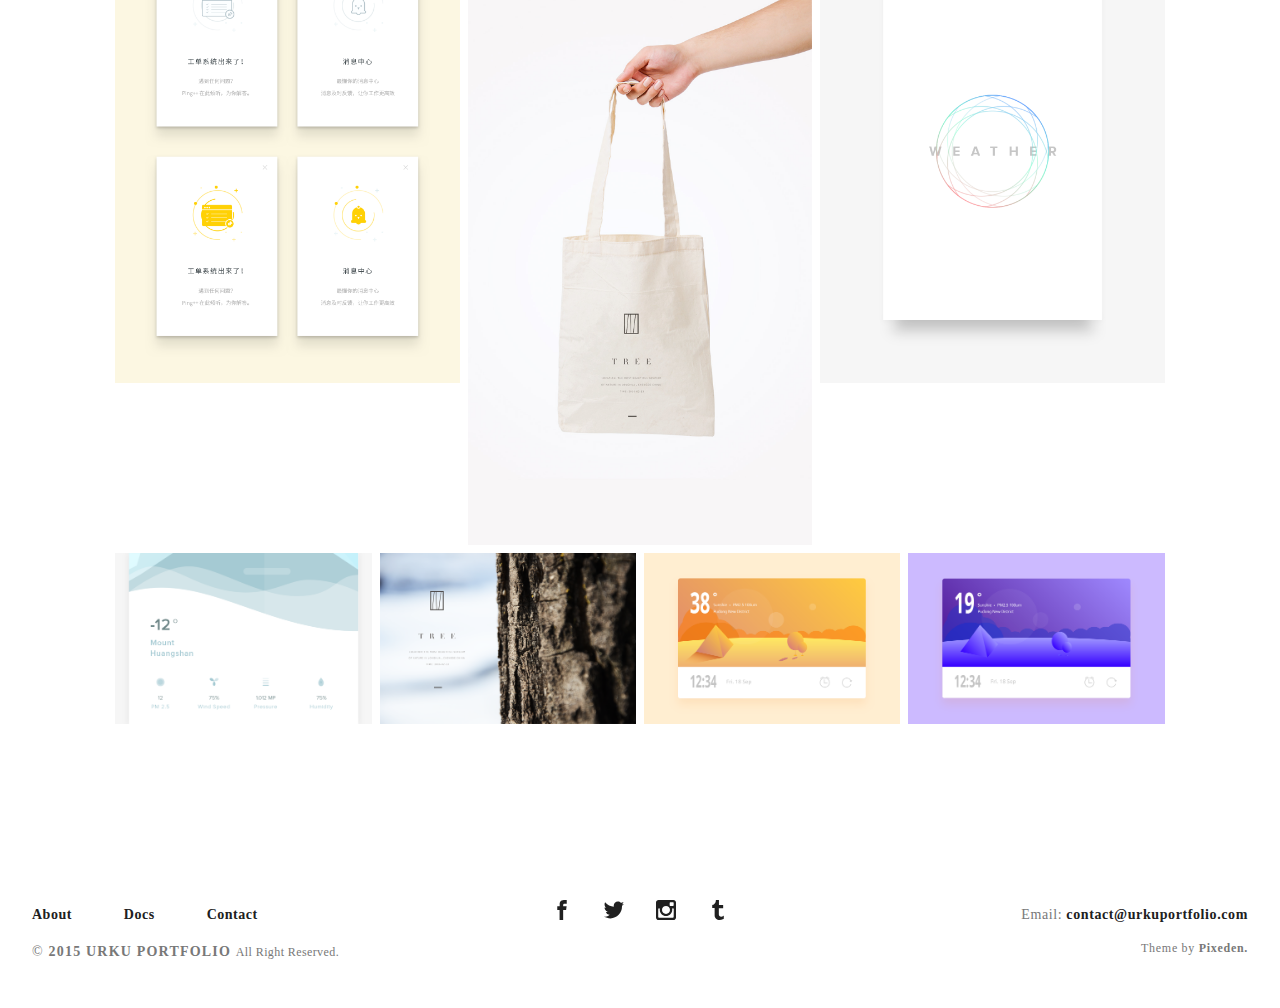
<file: portfolio-raw.html>
<!DOCTYPE html>
<html>
  <head>
    <meta name="viewport" content="width=device-width, initial-scale=1.0">
    <meta charset="UTF-8">
    <title>Urku Portfolio :: Pixeden</title>
    <link rel="icon" type="image/svg+xml" href="assets/img/urku-ico.svg">
    <link rel="stylesheet" href="assets/css/aurora-pack.min.css">
    <link rel="stylesheet" href="assets/css/aurora-theme-base.min.css">
    <link rel="stylesheet" href="assets/css/urku.css">
  </head>
  <body class="top-fixed">
    <header class="ae-container-fluid ae-container-fluid--full rk-header ">
      <input type="checkbox" id="mobile-menu" class="rk-mobile-menu">
      <label for="mobile-menu">
        <svg>
          <use xlink:href="assets/img/symbols.svg#bar"></use>
        </svg>
        <svg>
          <use xlink:href="assets/img/symbols.svg#bar"></use>
        </svg>
        <svg>
          <use xlink:href="assets/img/symbols.svg#bar"></use>
        </svg>
      </label>
      <div class="ae-container-fluid rk-topbar">
        <h1 class="rk-logo"><a href="index.html">urku portfolio<sup>tm</sup></a></h1>
        <nav class="rk-navigation">
          <ul class="rk-menu">
            <li class="rk-menu__item"><a href="index.html" class="rk-menu__link">Home</a>
            </li>
            <li class="active rk-menu__item"><a href="portfolio.html" class="rk-menu__link">Portfolio</a>
            </li>
            <li class="rk-menu__item"><a href="blog.html" class="rk-menu__link">Blog</a>
            </li>
            <li class="rk-menu__item"><a href="#0" class="rk-menu__link">Pages</a>
              <nav class="rk-menu__sub">
                <ul class="rk-container">
                  <li class="rk-menu__item"><a href="about.html" class="rk-menu__link">About</a></li>
                  <li class="rk-menu__item"><a href="documentation.html" class="rk-menu__link">Documentation</a></li>
                  <li class="rk-menu__item"><a href="design-styles.html" class="rk-menu__link">Design Styles</a></li>
                </ul>
              </nav>
            </li>
            <li class="rk-menu__item"><a href="contact.html" class="rk-menu__link">Contact Us</a>
            </li>
          </ul>
          <form class="rk-search">
            <input type="text" placeholder="Search" id="urku-search" class="rk-search-field">
            <label for="urku-search">
              <svg>
                <use xlink:href="assets/img/symbols.svg#icon-search"></use>
              </svg>
            </label>
          </form>
        </nav>
      </div>
    </header>
    <section class="ae-container-fluid rk-main">
      <section class="ae-container-fluid ae-container-fluid--inner rk-portfolio">
        <div class="au-xs-ta-center au-lg-ta-left">
          <ul class="rk-menu rk-categories-menu">
            <li class="rk-menu__item"><a href="portfolio.html" class="rk-menu__link">Flex</a>
            </li>
            <li class="rk-menu__item"><a href="portfolio-alt.html" class="rk-menu__link">Switch</a>
            </li>
            <li class="active rk-menu__item"><a href="portfolio-raw.html" class="rk-menu__link">Static</a>
            </li>
            <li class="rk-menu__item"><a href="portfolio-masonry.html" class="rk-menu__link">Masonry</a>
            </li>
          </ul>
        </div>
        <div class="ae-grid">
          <div class="ae-grid__item item-lg--auto"><a href="portfolio-item.html" class="rk-item"><img src="assets/img/project-1.jpg" alt="">
              <div class="item-meta">
                <h2>Essential Stationery</h2>
                <p>Branding</p>
              </div></a></div>
        </div>
        <div class="ae-grid">
          <div class="ae-grid__item item-lg--auto"><a href="portfolio-item.html" class="rk-item"><img src="assets/img/project-8.jpg" alt="">
              <div class="item-meta">
                <h2>Trust fund</h2>
                <p>Packaging</p>
              </div></a></div>
          <div class="ae-grid__item item-lg--auto"><a href="portfolio-item.html" class="rk-item"><img src="assets/img/project-7.jpg" alt="">
              <div class="item-meta">
                <h2>Plaid austin</h2>
                <p>Graphic Design</p>
              </div></a></div>
        </div>
        <div class="ae-grid">
          <div class="ae-grid__item item-lg--auto"><a href="portfolio-item.html" class="rk-item"><img src="assets/img/project-3.jpg" alt="">
              <div class="item-meta">
                <h2>Waistcoat vegan</h2>
                <p>Graphic Design</p>
              </div></a></div>
          <div class="ae-grid__item item-lg--auto"><a href="portfolio-item.html" class="rk-item"><img src="assets/img/project-6.jpg" alt="">
              <div class="item-meta">
                <h2>Gentrify artisan</h2>
                <p>Graphic Design</p>
              </div></a></div>
          <div class="ae-grid__item item-lg--auto"><a href="portfolio-item.html" class="rk-item"><img src="assets/img/project-10.jpg" alt="">
              <div class="item-meta">
                <h2>Waistcoat ugh</h2>
                <p>UI/UX</p>
              </div></a></div>
        </div>
        <div class="ae-grid">
          <div class="ae-grid__item item-lg--auto"><a href="portfolio-item.html" class="rk-item"><img src="assets/img/project-4.jpg" alt="">
              <div class="item-meta">
                <h2>Tumblr hammock</h2>
                <p>Packaging</p>
              </div></a></div>
          <div class="ae-grid__item item-lg--auto"><a href="portfolio-item.html" class="rk-item"><img src="assets/img/project-5.jpg" alt="">
              <div class="item-meta">
                <h2>Biodiesel etsy</h2>
                <p>Branding</p>
              </div></a></div>
          <div class="ae-grid__item item-lg--auto"><a href="portfolio-item.html" class="rk-item"><img src="assets/img/project-11.jpg" alt="">
              <div class="item-meta">
                <h2>Deep v kogi</h2>
                <p>Graphic Design</p>
              </div></a></div>
          <div class="ae-grid__item item-lg--auto"><a href="portfolio-item.html" class="rk-item"><img src="assets/img/project-12.jpg" alt="">
              <div class="item-meta">
                <h2>Venmo trust</h2>
                <p>Packaging</p>
              </div></a></div>
        </div>
      </section>
    </section>
    <footer class="ae-container-fluid rk-footer ">
      <div class="ae-grid ae-grid--collapse">
        <div class="ae-grid__item item-lg-4 au-xs-ta-center au-lg-ta-left">
          <ul class="rk-menu rk-footer-menu">
            <li class="rk-menu__item"><a href="about.html" class="rk-menu__link">About</a>
            </li>
            <li class="rk-menu__item"><a href="documentation.html" class="rk-menu__link">Docs</a>
            </li>
            <li class="rk-menu__item"><a href="contact.html" class="rk-menu__link">Contact</a>
            </li>
          </ul>
          <p class="rk-footer__text rk-footer__copy "> <span class="ae-u-bold">© </span><span class="ae-u-bolder">2015 URKU PORTFOLIO </span>All Right Reserved.</p>
        </div>
        <div class="ae-grid__item item-lg-4 au-xs-ta-center"><a href="#0" class="rk-social-btn ">
            <svg>
              <use xlink:href="assets/img/symbols.svg#icon-facebook"></use>
            </svg></a><a href="#0" class="rk-social-btn ">
            <svg>
              <use xlink:href="assets/img/symbols.svg#icon-twitter"></use>
            </svg></a><a href="#0" class="rk-social-btn ">
            <svg>
              <use xlink:href="assets/img/symbols.svg#icon-pinterest"></use>
            </svg></a><a href="#0" class="rk-social-btn ">
            <svg>
              <use xlink:href="assets/img/symbols.svg#icon-tumblr"></use>
            </svg></a></div>
        <div class="ae-grid__item item-lg-4 au-xs-ta-center au-lg-ta-right">
          <p class="rk-footer__text rk-footer__contact "> <span class="ae-u-bold">Email: </span><span class="ae-u-bolder"> <a href="#0" class="rk-dark-color ">contact@urkuportfolio.com </a></span></p>
          <p class="rk-footer__text rk-footer__by">Theme by <a href="http://pixeden.com" class="ae-u-bolder">Pixeden.</a></p>
        </div>
      </div>
    </footer>
  </body>
</html>
</file>
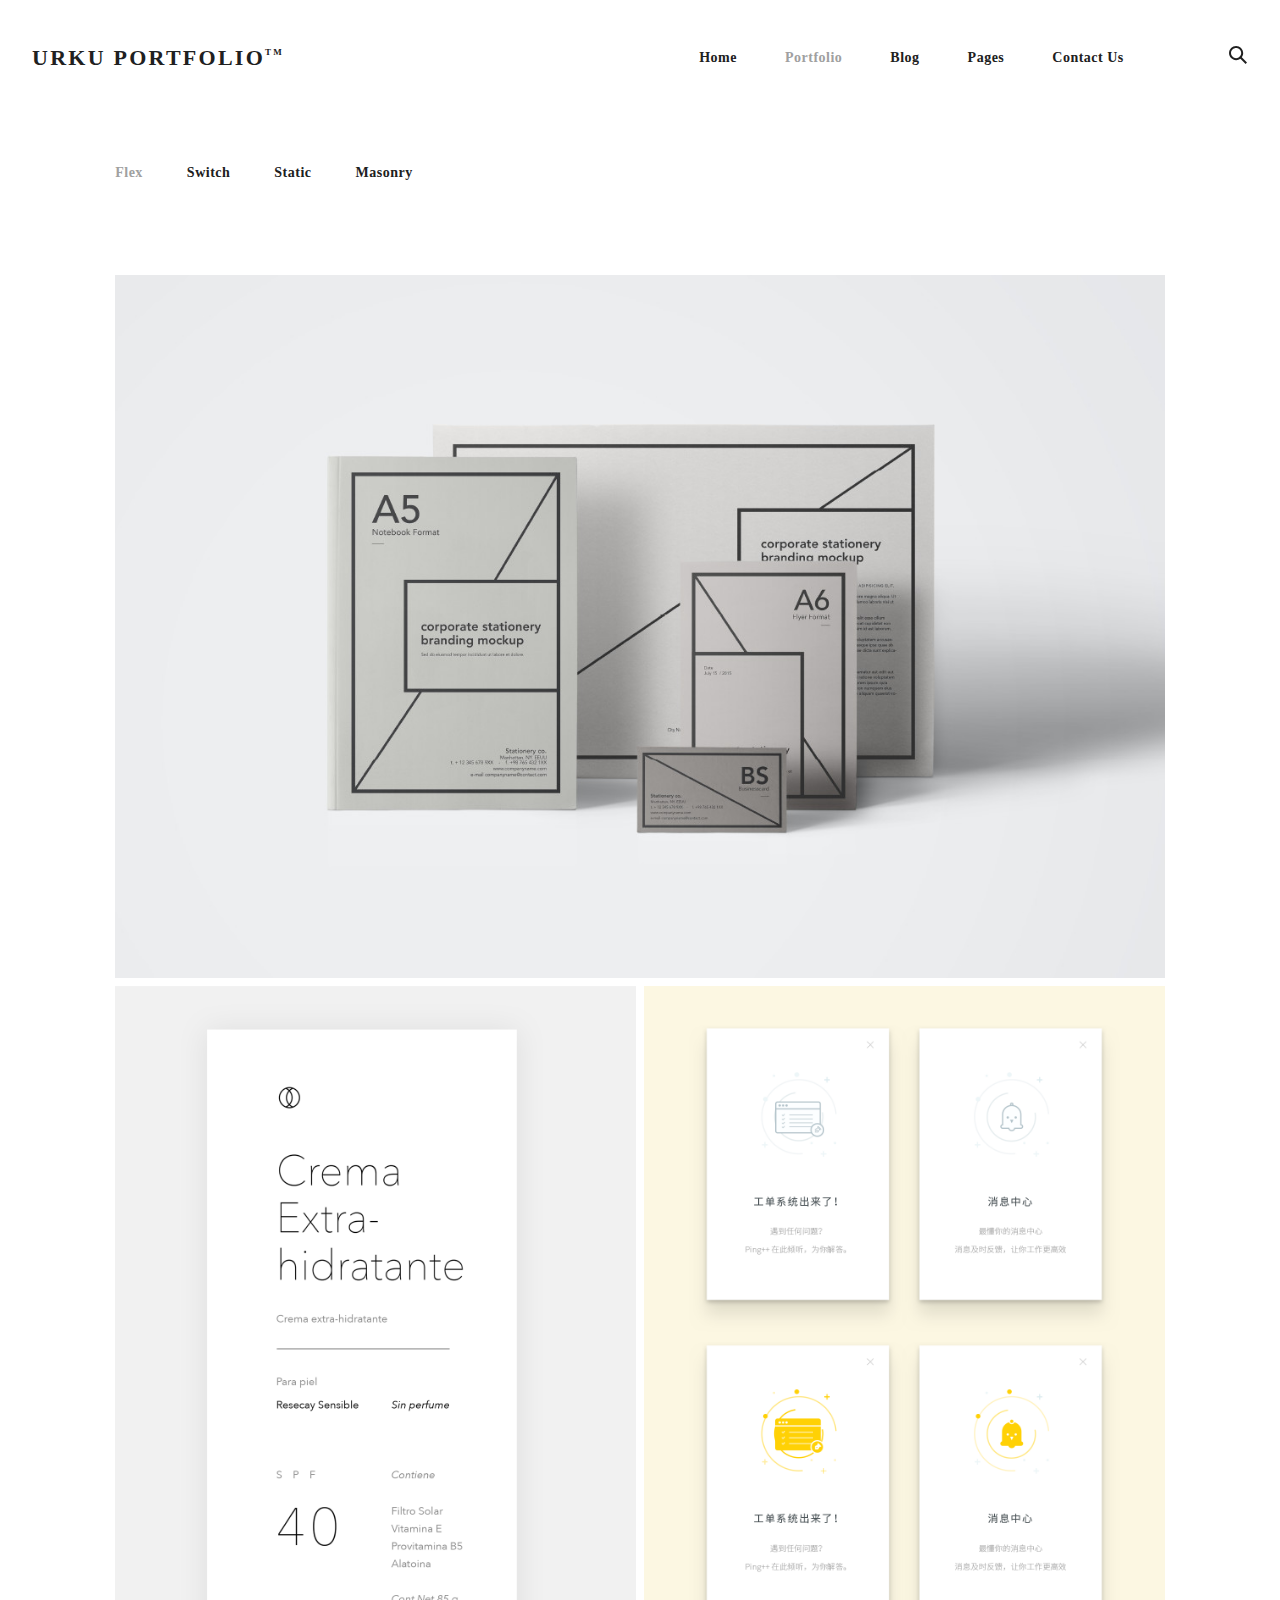
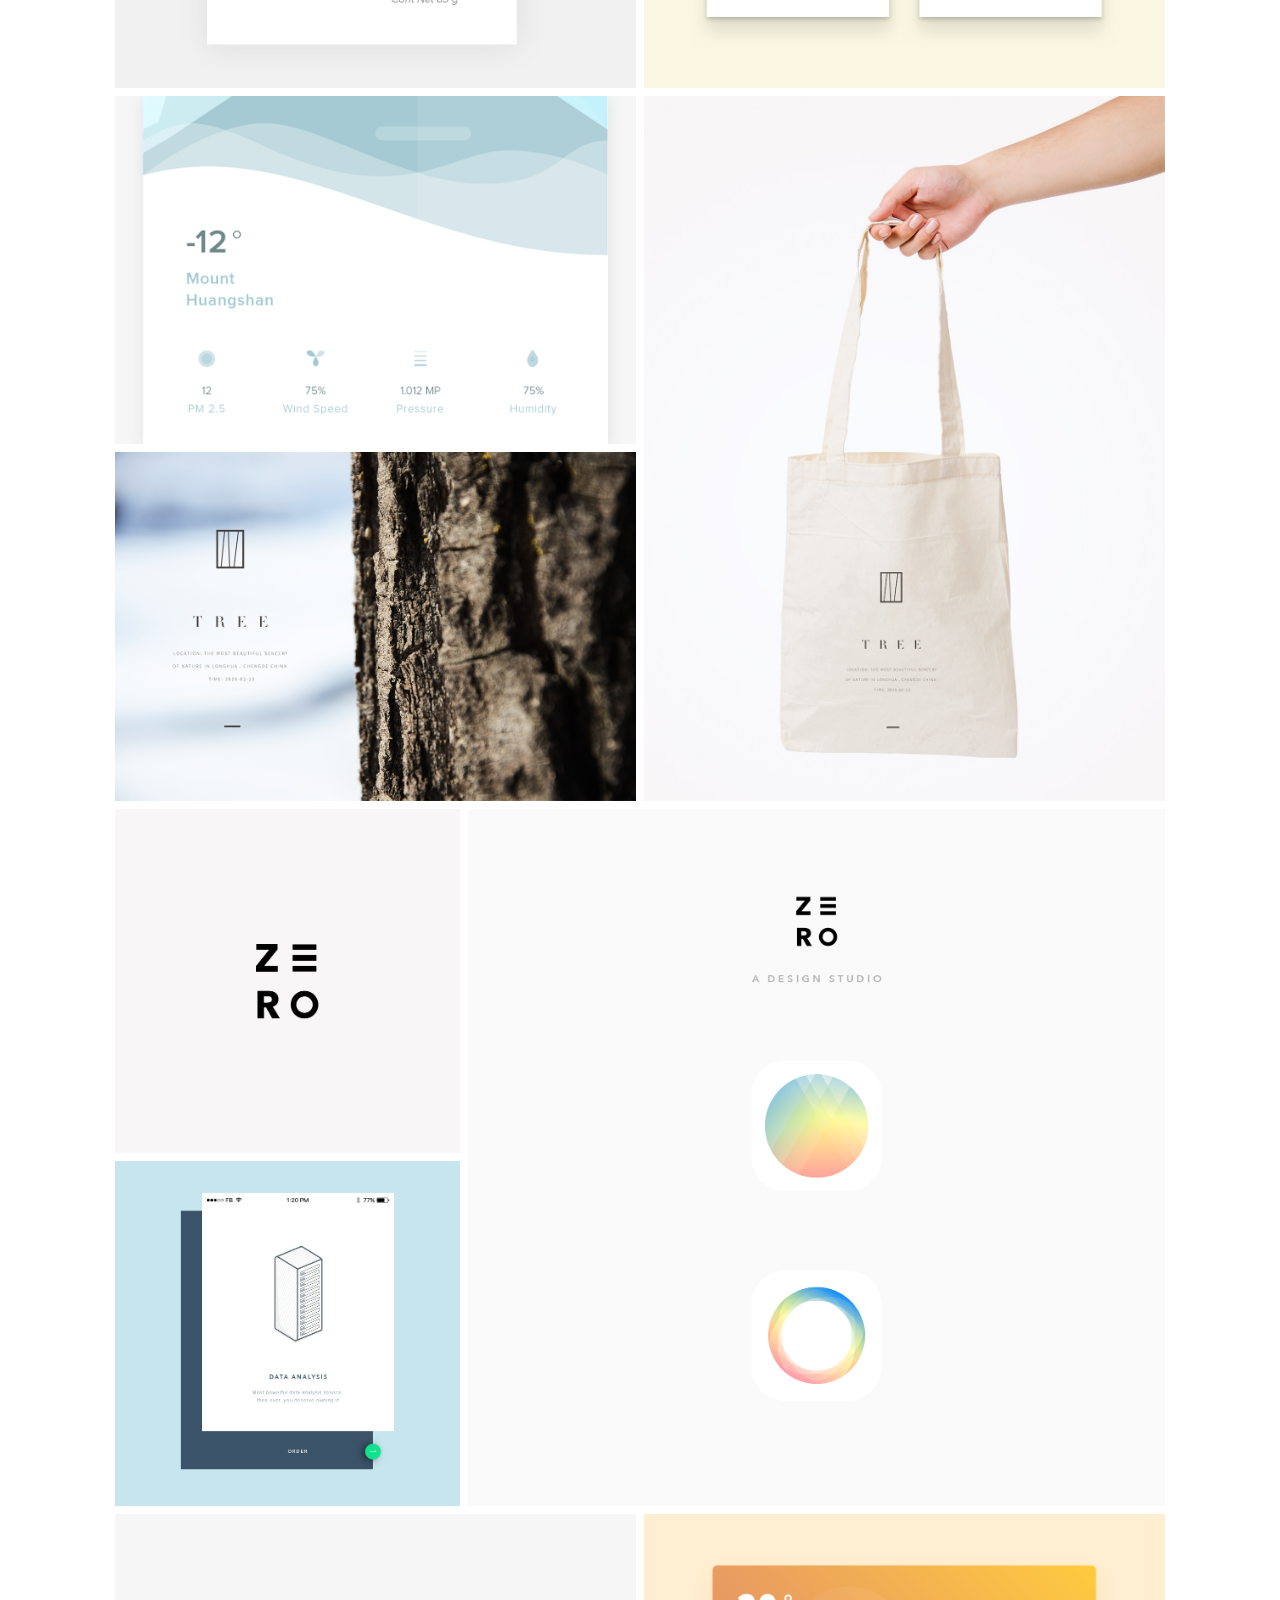
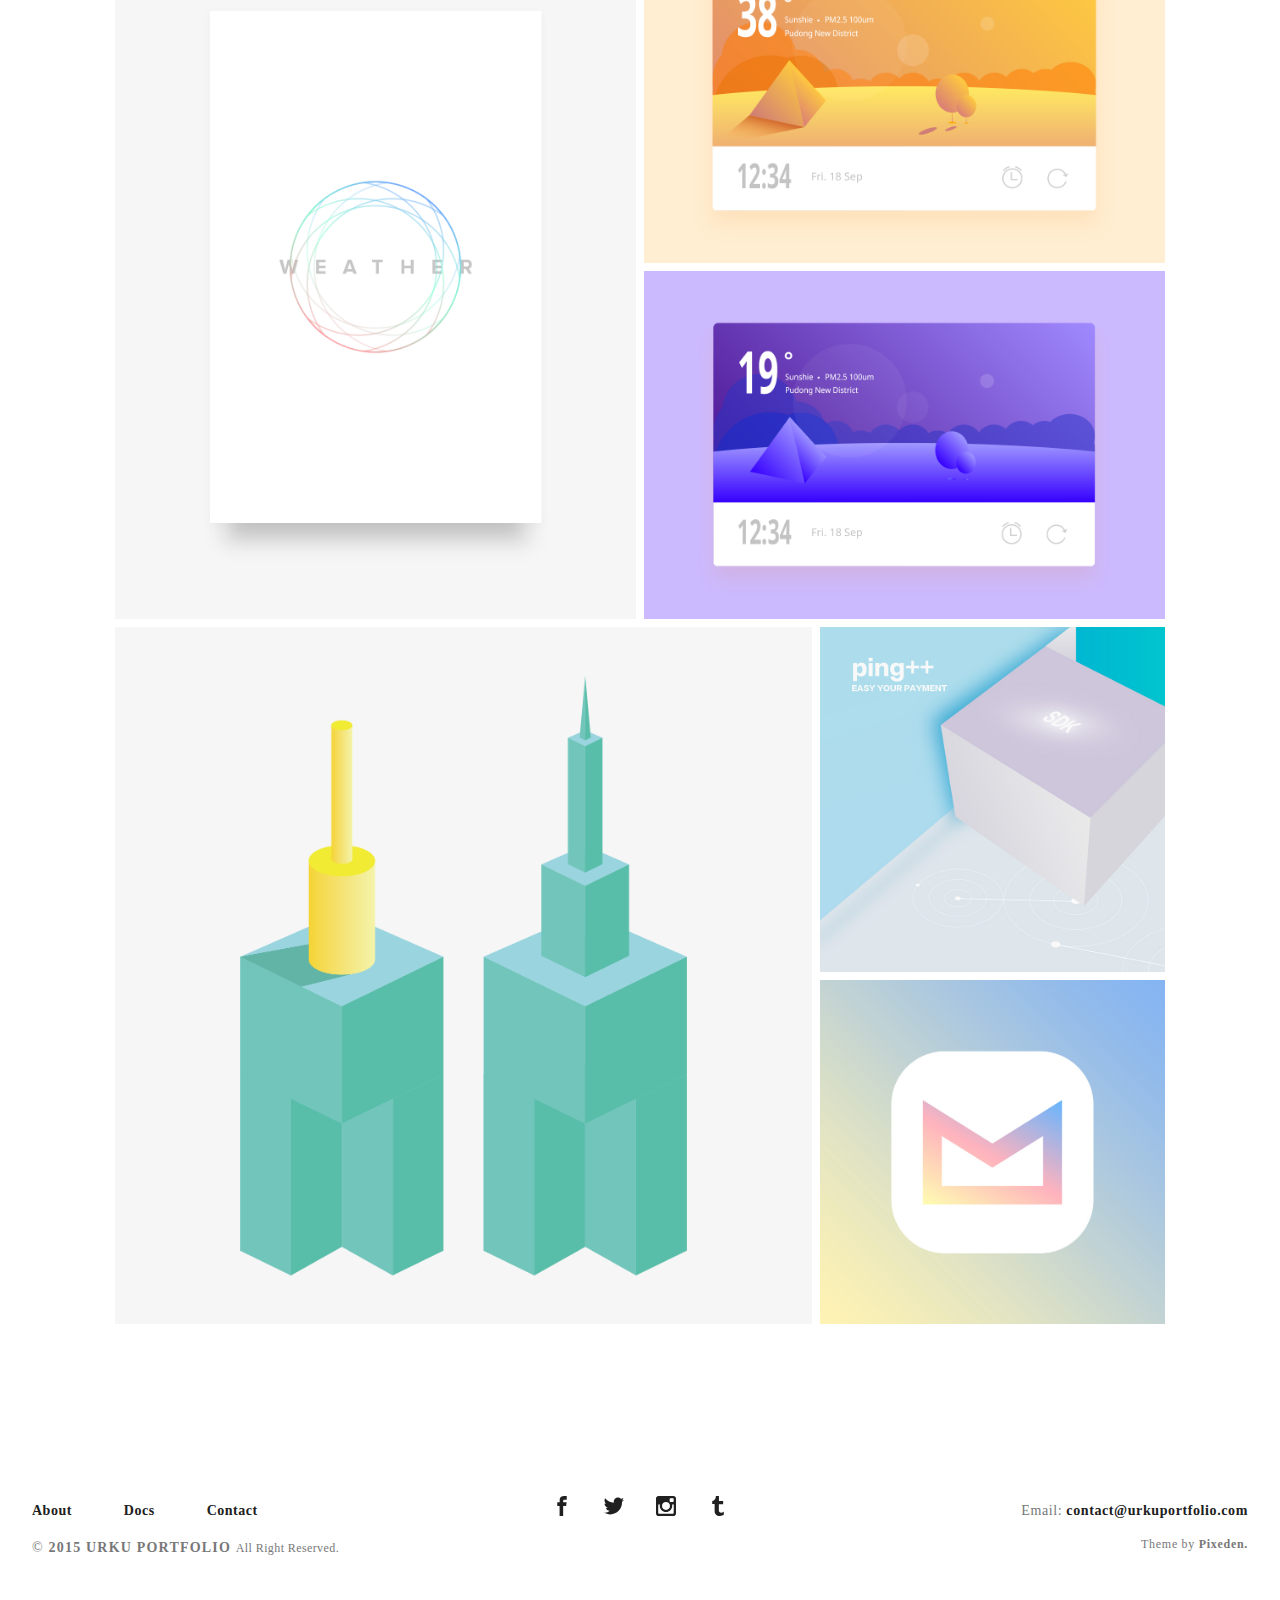
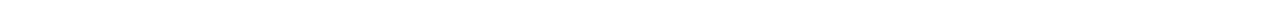
<file: portfolio.html>
<!DOCTYPE html>
<html>
  <head>
    <meta name="viewport" content="width=device-width, initial-scale=1.0">
    <meta charset="UTF-8">
    <title>Urku Portfolio :: Pixeden</title>
    <link rel="icon" type="image/svg+xml" href="assets/img/urku-ico.svg">
    <link rel="stylesheet" href="assets/css/aurora-pack.min.css">
    <link rel="stylesheet" href="assets/css/aurora-theme-base.min.css">
    <link rel="stylesheet" href="assets/css/urku.css">
  </head>
  <body class="top-fixed">
    <header class="ae-container-fluid ae-container-fluid--full rk-header ">
      <input type="checkbox" id="mobile-menu" class="rk-mobile-menu">
      <label for="mobile-menu">
        <svg>
          <use xlink:href="assets/img/symbols.svg#bar"></use>
        </svg>
        <svg>
          <use xlink:href="assets/img/symbols.svg#bar"></use>
        </svg>
        <svg>
          <use xlink:href="assets/img/symbols.svg#bar"></use>
        </svg>
      </label>
      <div class="ae-container-fluid rk-topbar">
        <h1 class="rk-logo"><a href="index.html">urku portfolio<sup>tm</sup></a></h1>
        <nav class="rk-navigation">
          <ul class="rk-menu">
            <li class="rk-menu__item"><a href="index.html" class="rk-menu__link">Home</a>
            </li>
            <li class="active rk-menu__item"><a href="portfolio.html" class="rk-menu__link">Portfolio</a>
            </li>
            <li class="rk-menu__item"><a href="blog.html" class="rk-menu__link">Blog</a>
            </li>
            <li class="rk-menu__item"><a href="#0" class="rk-menu__link">Pages</a>
              <nav class="rk-menu__sub">
                <ul class="rk-container">
                  <li class="rk-menu__item"><a href="about.html" class="rk-menu__link">About</a></li>
                  <li class="rk-menu__item"><a href="documentation.html" class="rk-menu__link">Documentation</a></li>
                  <li class="rk-menu__item"><a href="design-styles.html" class="rk-menu__link">Design Styles</a></li>
                </ul>
              </nav>
            </li>
            <li class="rk-menu__item"><a href="contact.html" class="rk-menu__link">Contact Us</a>
            </li>
          </ul>
          <form class="rk-search">
            <input type="text" placeholder="Search" id="urku-search" class="rk-search-field">
            <label for="urku-search">
              <svg>
                <use xlink:href="assets/img/symbols.svg#icon-search"></use>
              </svg>
            </label>
          </form>
        </nav>
      </div>
    </header>
    <section class="ae-container-fluid ae-container-fluid--inner rk-portfolio rk-main">
      <div class="au-xs-ta-center au-lg-ta-left">
        <ul class="rk-menu rk-categories-menu">
          <li class="active rk-menu__item"><a href="portfolio.html" class="rk-menu__link">Flex</a>
          </li>
          <li class="rk-menu__item"><a href="portfolio-alt.html" class="rk-menu__link">Switch</a>
          </li>
          <li class="rk-menu__item"><a href="portfolio-raw.html" class="rk-menu__link">Static</a>
          </li>
          <li class="rk-menu__item"><a href="portfolio-masonry.html" class="rk-menu__link">Masonry</a>
          </li>
        </ul>
      </div>
      <div class="rk-portfolio__items"><a href="portfolio-item.html" class="rk-item rk-item--flex item-1 rk-size-12 rk-tosize-6 rk-landscape ">
          <div class="item-meta">
            <h2>Essential Stationery</h2>
            <p>Branding</p>
          </div></a><a href="portfolio-item.html" class="rk-item rk-item--flex item-2 rk-size-6  rk-portrait ">
          <div class="item-meta">
            <h2>Pickled Tousled</h2>
            <p>Art Direction</p>
          </div></a><a href="portfolio-item.html" class="rk-item rk-item--flex item-3 rk-size-6 rk-tosize-4 rk-portrait rk-tosquare">
          <div class="item-meta">
            <h2>Waistcoat vegan</h2>
            <p>Graphic Design</p>
          </div></a>
        <div class="rk-items-cont rk-size-6 rk-tosize-8"><a href="portfolio-item.html" class="rk-item rk-item--flex item-4 rk-size-12 rk-tosize-6 rk-landscape ">
            <div class="item-meta">
              <h2>Tumblr hammock</h2>
              <p>Packaging</p>
            </div></a><a href="portfolio-item.html" class="rk-item rk-item--flex item-5 rk-size-12 rk-tosize-6 rk-landscape ">
            <div class="item-meta">
              <h2>Biodiesel etsy</h2>
              <p>Branding</p>
            </div></a>
        </div><a href="portfolio-item.html" class="rk-item rk-item--flex item-6 rk-size-6 rk-tosize-4 rk-portrait rk-tosquare">
          <div class="item-meta">
            <h2>Gentrify artisan</h2>
            <p>Graphic Design</p>
          </div></a>
        <div class="rk-items-cont rk-size-4 rk-tosize-8"><a href="portfolio-item.html" class="rk-item rk-item--flex item-7 rk-size-12 rk-tosize-6 rk-square ">
            <div class="item-meta">
              <h2>Plaid austin</h2>
              <p>Graphic Design</p>
            </div></a><a href="portfolio-item.html" class="rk-item rk-item--flex item-8 rk-size-12 rk-tosize-6 rk-square ">
            <div class="item-meta">
              <h2>Trust fund</h2>
              <p>Packaging</p>
            </div></a>
        </div><a href="portfolio-item.html" class="rk-item rk-item--flex item-9 rk-size-8 rk-tosize-3 rk-square ">
          <div class="item-meta">
            <h2>Gentrify pork</h2>
            <p>Branding</p>
          </div></a><a href="portfolio-item.html" class="rk-item rk-item--flex item-10 rk-size-6 rk-tosize-3 rk-portrait rk-tosquare">
          <div class="item-meta  rk-tosmallfont">
            <h2>Waistcoat ugh</h2>
            <p>UI/UX</p>
          </div></a>
        <div class="rk-items-cont rk-size-6 rk-tosize-6"><a href="portfolio-item.html" class="rk-item rk-item--flex item-11 rk-size-12 rk-tosize-6 rk-landscape rk-tosquare">
            <div class="item-meta">
              <h2>Deep v kogi</h2>
              <p>Graphic Design</p>
            </div></a><a href="portfolio-item.html" class="rk-item rk-item--flex item-12 rk-size-12 rk-tosize-6 rk-landscape rk-tosquare">
            <div class="item-meta">
              <h2>Venmo trust</h2>
              <p>Packaging</p>
            </div></a>
        </div><a href="portfolio-item.html" class="rk-item rk-item--flex item-13 rk-size-8 rk-tosize-3 rk-square ">
          <div class="item-meta">
            <h2>Venmo trust</h2>
            <p>Ui/UX</p>
          </div></a>
        <div class="rk-items-cont rk-size-4 rk-tosize-6"><a href="portfolio-item.html" class="rk-item rk-item--flex item-14 rk-size-12 rk-tosize-6 rk-square ">
            <div class="item-meta">
              <h2>Gentrify semiotic</h2>
              <p>Art Direction</p>
            </div></a><a href="portfolio-item.html" class="rk-item rk-item--flex item-15 rk-size-12 rk-tosize-6 rk-square ">
            <div class="item-meta">
              <h2>Migas artisan</h2>
              <p>Photography</p>
            </div></a>
        </div>
      </div>
    </section>
    <footer class="ae-container-fluid rk-footer ">
      <div class="ae-grid ae-grid--collapse">
        <div class="ae-grid__item item-lg-4 au-xs-ta-center au-lg-ta-left">
          <ul class="rk-menu rk-footer-menu">
            <li class="rk-menu__item"><a href="about.html" class="rk-menu__link">About</a>
            </li>
            <li class="rk-menu__item"><a href="documentation.html" class="rk-menu__link">Docs</a>
            </li>
            <li class="rk-menu__item"><a href="contact.html" class="rk-menu__link">Contact</a>
            </li>
          </ul>
          <p class="rk-footer__text rk-footer__copy "> <span class="ae-u-bold">© </span><span class="ae-u-bolder">2015 URKU PORTFOLIO </span>All Right Reserved.</p>
        </div>
        <div class="ae-grid__item item-lg-4 au-xs-ta-center"><a href="#0" class="rk-social-btn ">
            <svg>
              <use xlink:href="assets/img/symbols.svg#icon-facebook"></use>
            </svg></a><a href="#0" class="rk-social-btn ">
            <svg>
              <use xlink:href="assets/img/symbols.svg#icon-twitter"></use>
            </svg></a><a href="#0" class="rk-social-btn ">
            <svg>
              <use xlink:href="assets/img/symbols.svg#icon-pinterest"></use>
            </svg></a><a href="#0" class="rk-social-btn ">
            <svg>
              <use xlink:href="assets/img/symbols.svg#icon-tumblr"></use>
            </svg></a></div>
        <div class="ae-grid__item item-lg-4 au-xs-ta-center au-lg-ta-right">
          <p class="rk-footer__text rk-footer__contact "> <span class="ae-u-bold">Email: </span><span class="ae-u-bolder"> <a href="#0" class="rk-dark-color ">contact@urkuportfolio.com </a></span></p>
          <p class="rk-footer__text rk-footer__by">Theme by <a href="http://pixeden.com" class="ae-u-bolder">Pixeden.</a></p>
        </div>
      </div>
    </footer>
  </body>
</html>
</file>
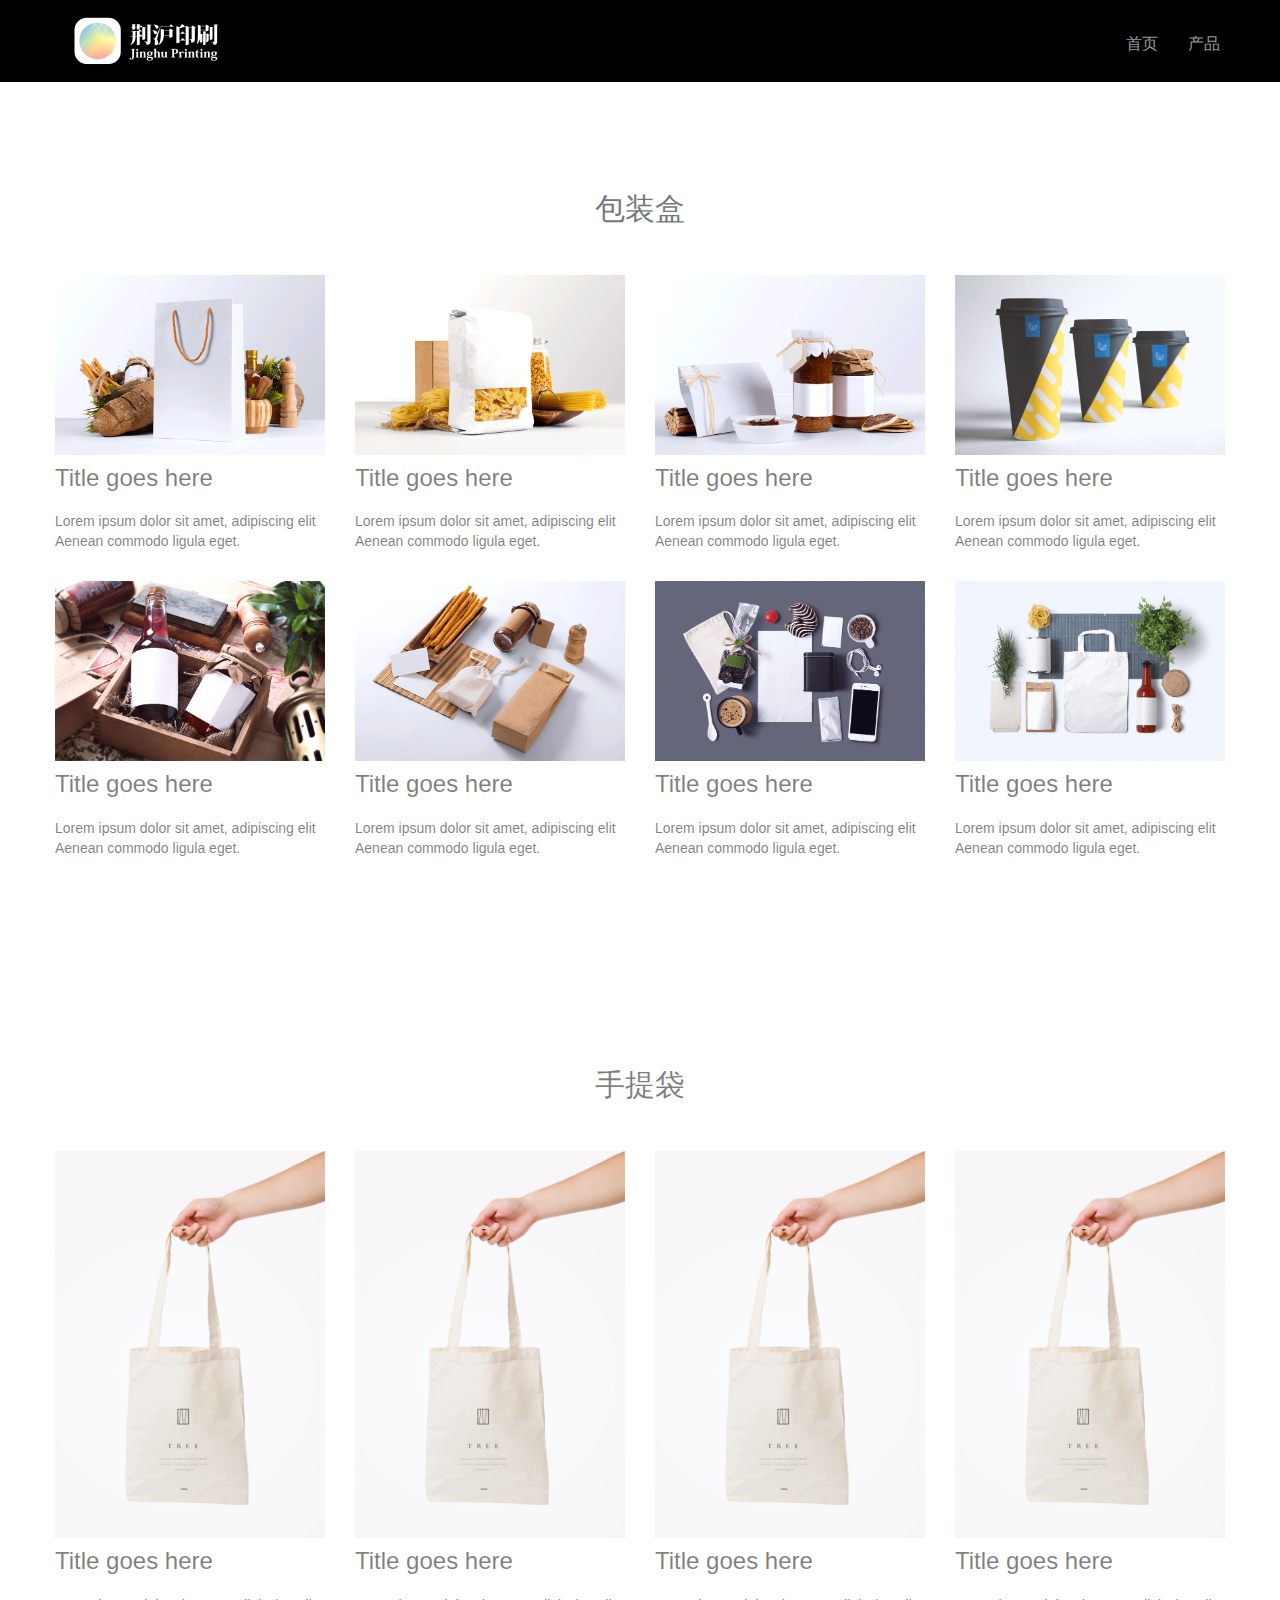
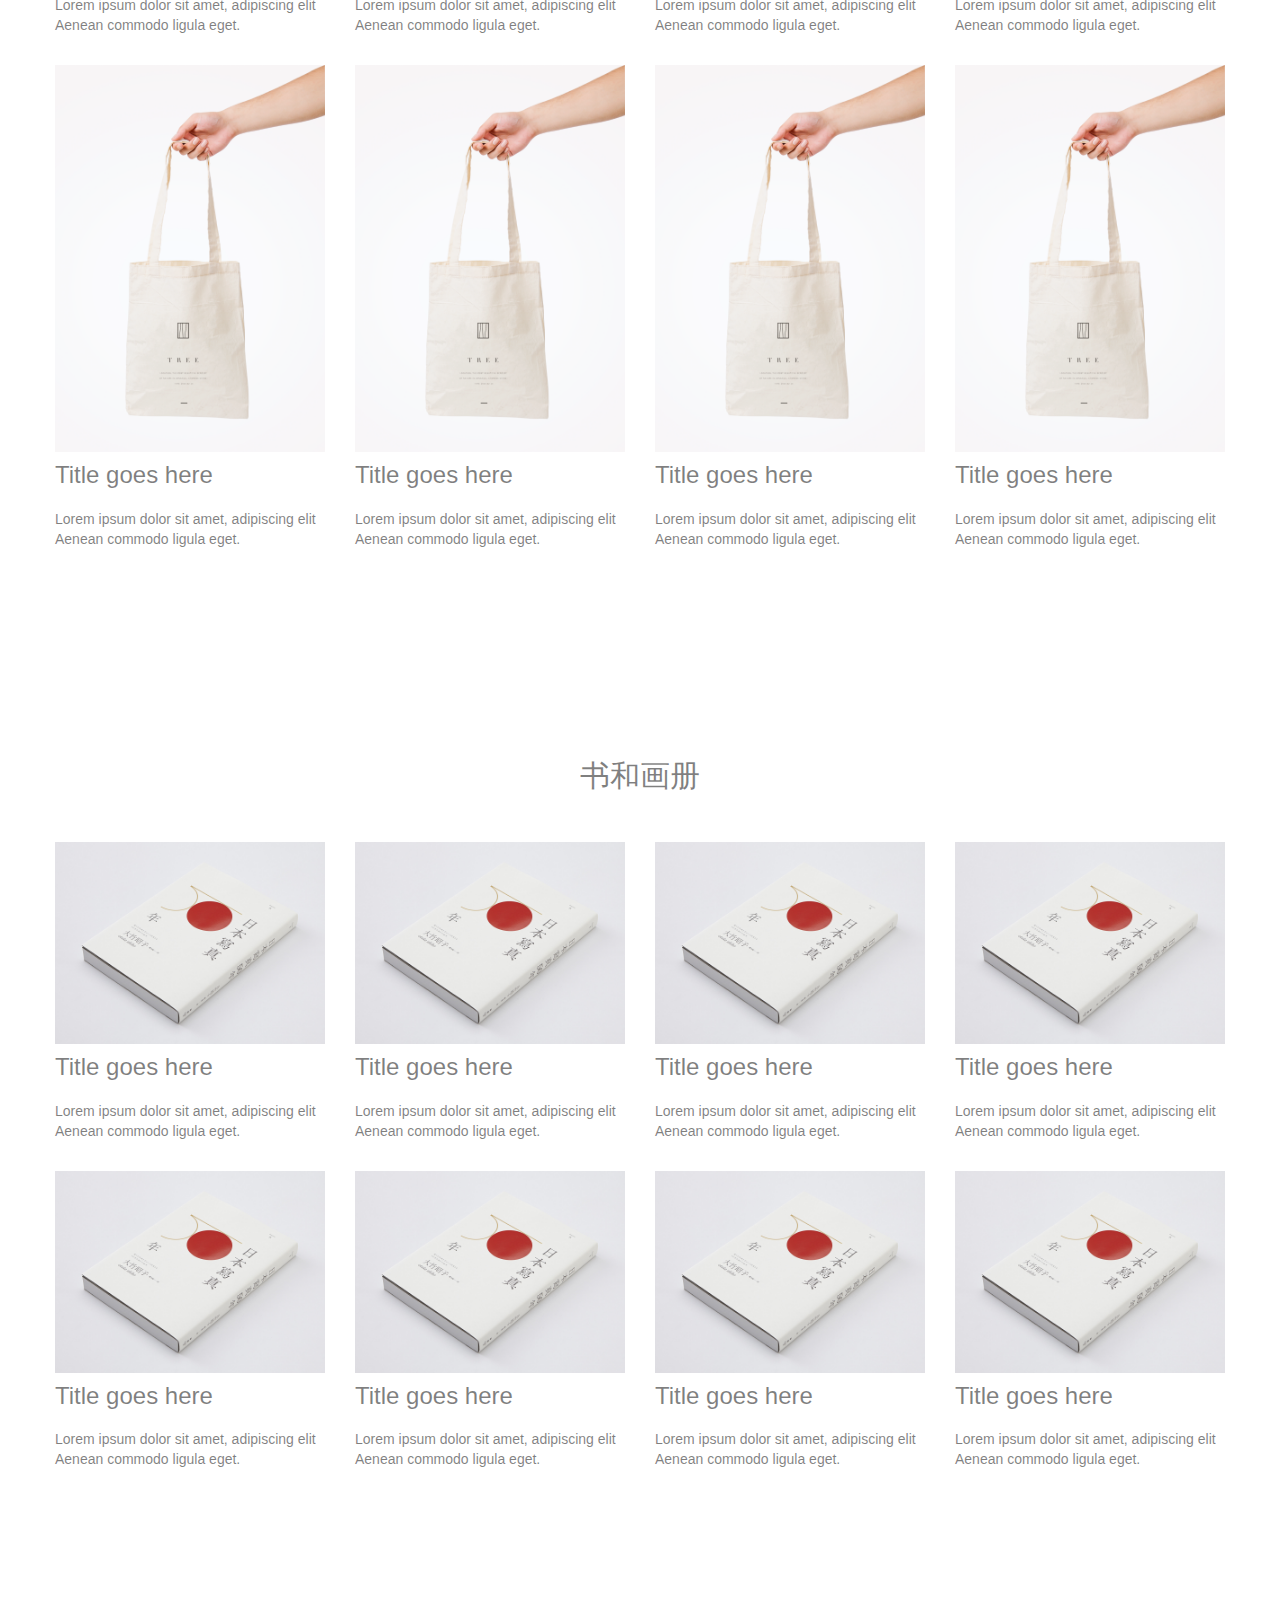
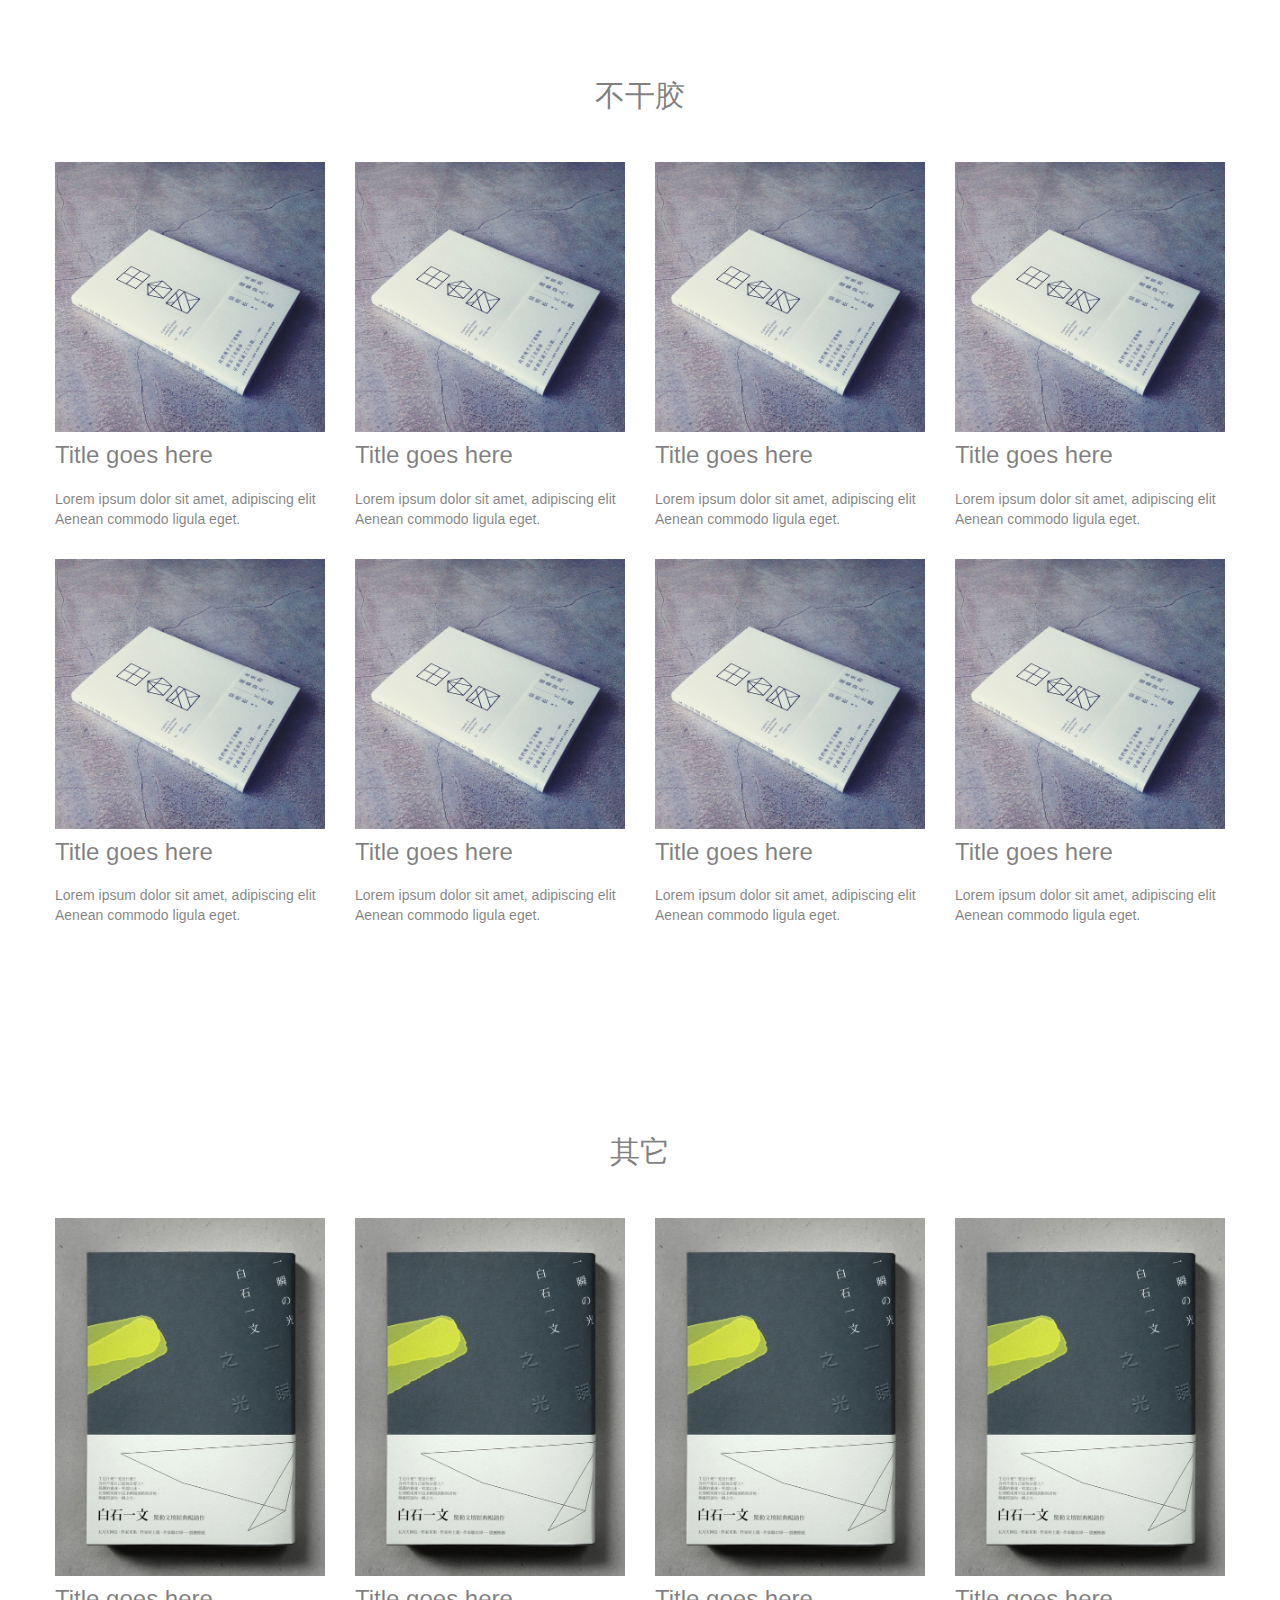
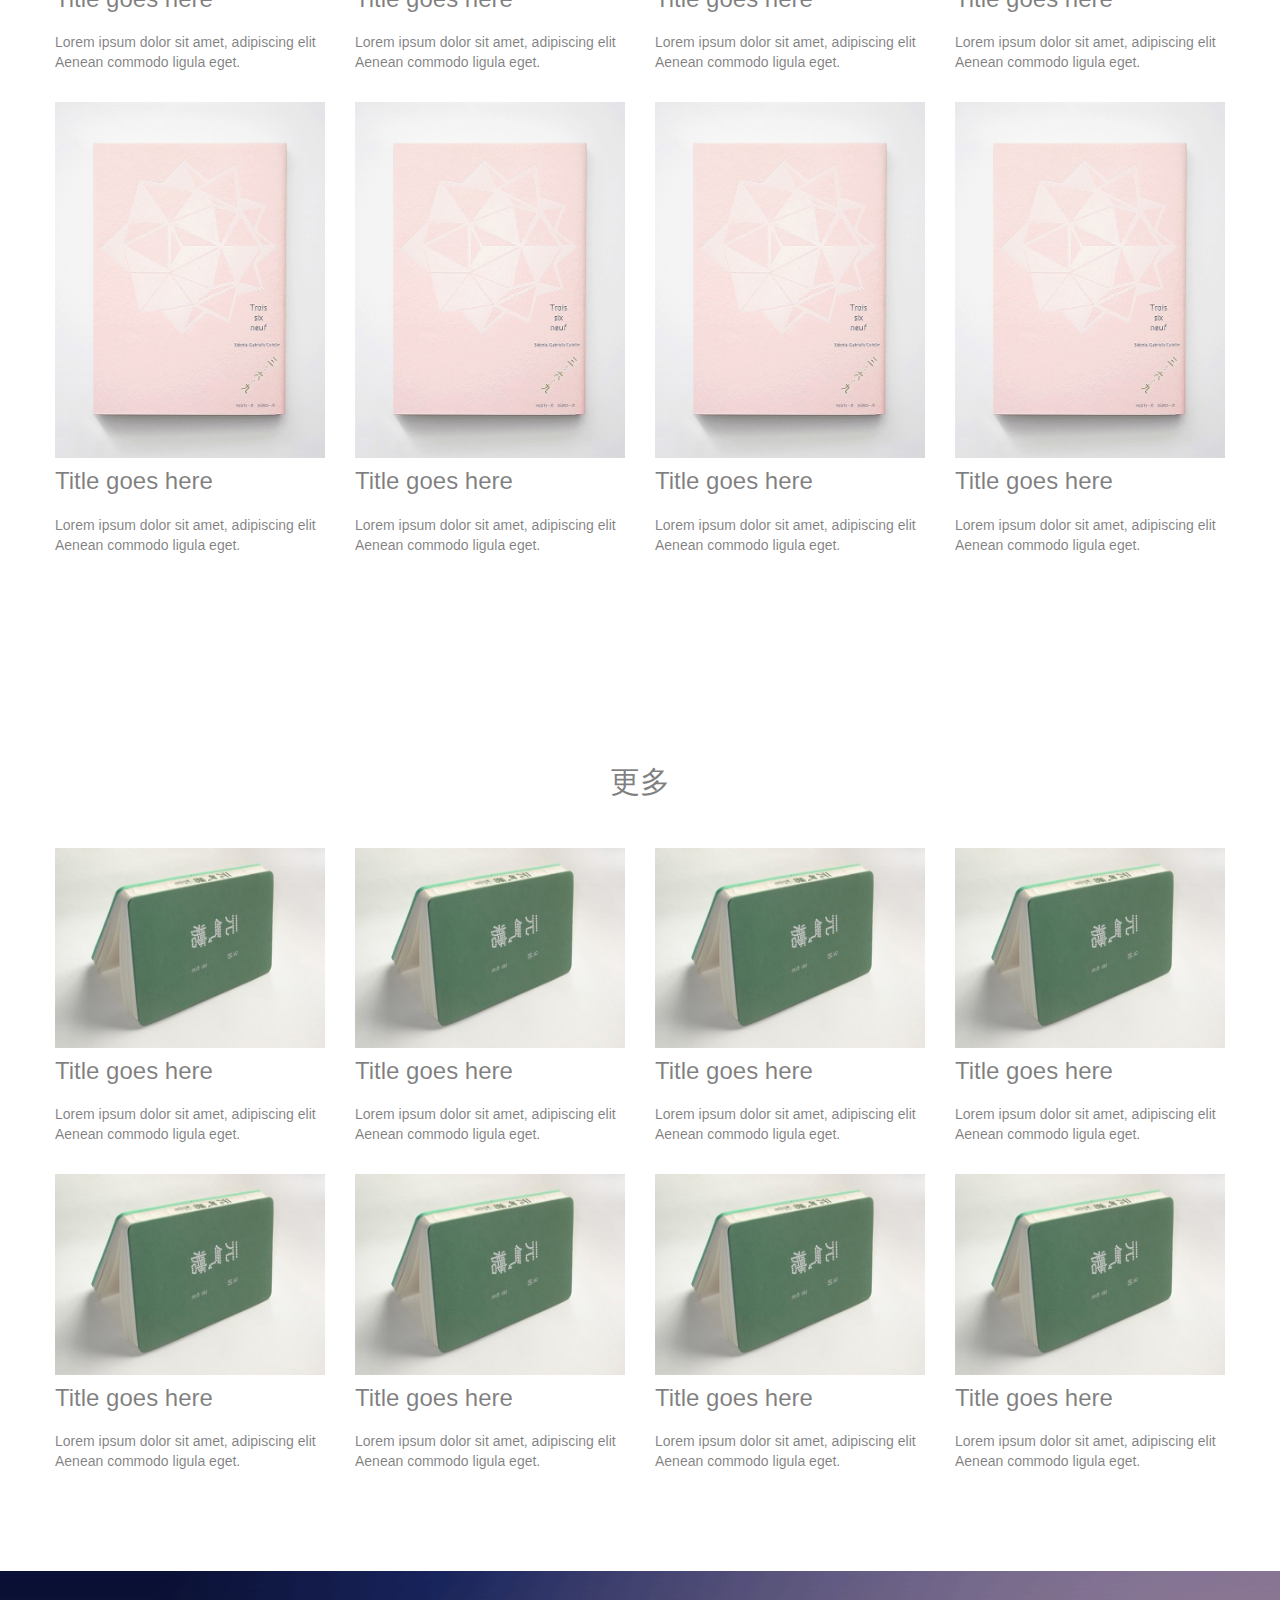
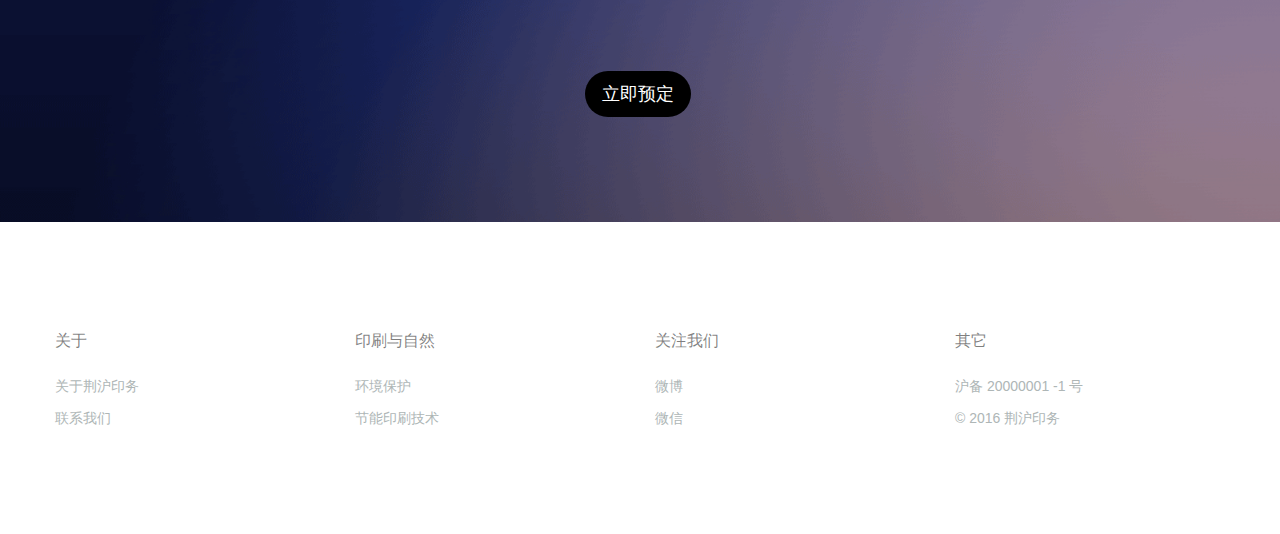
<file: 产品.html>
<!doctype html>
<html>
<head>
    <meta charset="utf-8">
    <meta name="keywords" content="">
    <meta name="description" content="">
    <meta name="viewport" content="width=device-width, initial-scale=1, user-scalable=0">
    <link rel="shortcut icon" type="image/png" href="favicon.png" />
    
	<link rel="stylesheet" type="text/css" href="./css/bootstrap.min.css">
	<link rel="stylesheet" type="text/css" href="style.css">
	<link rel="stylesheet" href="./css/animate.min.css" /><link rel='stylesheet' href='./css/font-awesome.min.css'/><link rel='stylesheet' href='./css/ionicons.min.css'/>
    
	<script src="./js/jquery-2.1.0.min.js"></script>
	<script src="./js/bootstrap.min.js"></script>
	<script src="./js/blocs.min.js"></script>
    <title>产品</title>

</head>
<body>
<!-- Main container -->
<div class="page-container">
    
<!-- nav-bloc -->
<div class="bloc bgc-black d-bloc" id="nav-bloc">
	<div class="container">
		<nav class="navbar row">
			<div class="navbar-header">
				<a class="navbar-brand" href="index.html"><img src="img/logo.png" alt="logo" width="180" /></a>
				<button id="nav-toggle" type="button" class="ui-navbar-toggle navbar-toggle" data-toggle="collapse" data-target=".navbar-1">
					<span class="sr-only">Toggle navigation</span><span class="icon-bar"></span><span class="icon-bar"></span><span class="icon-bar"></span>
				</button>
			</div>
			<div class="collapse navbar-collapse navbar-1">
				<ul class="site-navigation nav navbar-nav">
					<li class="active">
						<a href="index.html">首页</a>
					</li>
					<li>
						<a href="产品.html">产品</a>
					</li>
				</ul>
			</div>
		</nav>
	</div>
</div>
<!-- nav-bloc END -->

<!-- bloc-8 -->
<div class="bloc bgc-2 l-bloc" id="bloc-8">
	<div class="container bloc-lg">
		<div class="row">
			<div class="col-sm-12">
				<h2 class="text-center mg-md  tc-aurometalsaurus">
					包装盒
				</h2>
			</div>
		</div>
		<div class="row voffset">
			<div class="col-sm-3">
				<a href="#" data-lightbox="img/m05.png" data-caption="Image description"><img src="img/m05.png" class="img-responsive" /></a>
				<h3 class="mg-md">
					Title goes here
				</h3>
				<p>
					Lorem ipsum dolor sit amet, adipiscing elit Aenean commodo ligula eget.
				</p>
			</div>
			<div class="col-sm-3">
				<a href="#" data-lightbox="img/m04.png" data-caption="Image description"><img src="img/m04.png" class="img-responsive" /></a>
				<h3 class="mg-md">
					Title goes here
				</h3>
				<p>
					Lorem ipsum dolor sit amet, adipiscing elit Aenean commodo ligula eget.
				</p>
			</div>
			<div class="col-sm-3">
				<a href="#" data-lightbox="img/m03.png" data-caption="Image description"><img src="img/m03.png" class="img-responsive" /></a>
				<h3 class="mg-md">
					Title goes here
				</h3>
				<p>
					Lorem ipsum dolor sit amet, adipiscing elit Aenean commodo ligula eget.
				</p>
			</div>
			<div class="col-sm-3">
				<a href="#" data-lightbox="img/m06.png" data-caption="Image description"><img src="img/m06.png" class="img-responsive" /></a>
				<h3 class="mg-md">
					Title goes here
				</h3>
				<p>
					Lorem ipsum dolor sit amet, adipiscing elit Aenean commodo ligula eget.
				</p>
			</div>
		</div>
		<div class="row voffset">
			<div class="col-sm-3">
				<a href="#" data-lightbox="img/m02.png" data-caption="Image description"><img src="img/m02.png" class="img-responsive" /></a>
				<h3 class="mg-md">
					Title goes here
				</h3>
				<p>
					Lorem ipsum dolor sit amet, adipiscing elit Aenean commodo ligula eget.
				</p>
			</div>
			<div class="col-sm-3">
				<a href="#" data-lightbox="img/m01.png" data-caption="Image description"><img src="img/m01.png" class="img-responsive" /></a>
				<h3 class="mg-md">
					Title goes here
				</h3>
				<p>
					Lorem ipsum dolor sit amet, adipiscing elit Aenean commodo ligula eget.
				</p>
			</div>
			<div class="col-sm-3">
				<a href="#" data-lightbox="img/p06.png" data-caption="Image description"><img src="img/p06.png" class="img-responsive" /></a>
				<h3 class="mg-md">
					Title goes here
				</h3>
				<p>
					Lorem ipsum dolor sit amet, adipiscing elit Aenean commodo ligula eget.
				</p>
			</div>
			<div class="col-sm-3">
				<a href="#" data-lightbox="img/p05.png" data-caption="Image description"><img src="img/p05.png" class="img-responsive" /></a>
				<h3 class="mg-md">
					Title goes here
				</h3>
				<p>
					Lorem ipsum dolor sit amet, adipiscing elit Aenean commodo ligula eget.
				</p>
			</div>
		</div>
	</div>
</div>
<!-- bloc-8 END -->

<!-- bloc-9 -->
<div class="bloc bgc-2 l-bloc" id="bloc-9">
	<div class="container bloc-lg">
		<div class="row">
			<div class="col-sm-12">
				<h2 class="text-center mg-md">
					手提袋
				</h2>
			</div>
		</div>
		<div class="row voffset">
			<div class="col-sm-3">
				<a href="#" data-lightbox="img/LIGHT-SETUP.png" data-caption="Image description"><img src="img/LIGHT-SETUP.png" class="img-responsive" /></a>
				<h3 class="mg-md">
					Title goes here
				</h3>
				<p>
					Lorem ipsum dolor sit amet, adipiscing elit Aenean commodo ligula eget.
				</p>
			</div>
			<div class="col-sm-3">
				<a href="#" data-lightbox="img/LIGHT-SETUP.png" data-caption="Image description"><img src="img/LIGHT-SETUP.png" class="img-responsive" /></a>
				<h3 class="mg-md">
					Title goes here
				</h3>
				<p>
					Lorem ipsum dolor sit amet, adipiscing elit Aenean commodo ligula eget.
				</p>
			</div>
			<div class="col-sm-3">
				<a href="#" data-lightbox="img/LIGHT-SETUP.png" data-caption="Image description"><img src="img/LIGHT-SETUP.png" class="img-responsive" /></a>
				<h3 class="mg-md">
					Title goes here
				</h3>
				<p>
					Lorem ipsum dolor sit amet, adipiscing elit Aenean commodo ligula eget.
				</p>
			</div>
			<div class="col-sm-3">
				<a href="#" data-lightbox="img/LIGHT-SETUP.png" data-caption="Image description"><img src="img/LIGHT-SETUP.png" class="img-responsive" /></a>
				<h3 class="mg-md">
					Title goes here
				</h3>
				<p>
					Lorem ipsum dolor sit amet, adipiscing elit Aenean commodo ligula eget.
				</p>
			</div>
		</div>
		<div class="row voffset">
			<div class="col-sm-3">
				<a href="#" data-lightbox="img/LIGHT-SETUP.png" data-caption="Image description"><img src="img/LIGHT-SETUP.png" class="img-responsive" /></a>
				<h3 class="mg-md">
					Title goes here
				</h3>
				<p>
					Lorem ipsum dolor sit amet, adipiscing elit Aenean commodo ligula eget.
				</p>
			</div>
			<div class="col-sm-3">
				<a href="#" data-lightbox="img/LIGHT-SETUP.png" data-caption="Image description"><img src="img/LIGHT-SETUP.png" class="img-responsive" /></a>
				<h3 class="mg-md">
					Title goes here
				</h3>
				<p>
					Lorem ipsum dolor sit amet, adipiscing elit Aenean commodo ligula eget.
				</p>
			</div>
			<div class="col-sm-3">
				<a href="#" data-lightbox="img/LIGHT-SETUP.png" data-caption="Image description"><img src="img/LIGHT-SETUP.png" class="img-responsive" /></a>
				<h3 class="mg-md">
					Title goes here
				</h3>
				<p>
					Lorem ipsum dolor sit amet, adipiscing elit Aenean commodo ligula eget.
				</p>
			</div>
			<div class="col-sm-3">
				<a href="#" data-lightbox="img/LIGHT-SETUP.png" data-caption="Image description"><img src="img/LIGHT-SETUP.png" class="img-responsive" /></a>
				<h3 class="mg-md">
					Title goes here
				</h3>
				<p>
					Lorem ipsum dolor sit amet, adipiscing elit Aenean commodo ligula eget.
				</p>
			</div>
		</div>
	</div>
</div>
<!-- bloc-9 END -->

<!-- bloc-10 -->
<div class="bloc bgc-2 l-bloc" id="bloc-10">
	<div class="container bloc-lg">
		<div class="row">
			<div class="col-sm-12">
				<h2 class="text-center mg-md">
					书和画册
				</h2>
			</div>
		</div>
		<div class="row voffset">
			<div class="col-sm-3">
				<a href="#" data-lightbox="img/source-31_1600.jpg" data-caption="Image description"><img src="img/source-31_1600.jpg" class="img-responsive" /></a>
				<h3 class="mg-md">
					Title goes here
				</h3>
				<p>
					Lorem ipsum dolor sit amet, adipiscing elit Aenean commodo ligula eget.
				</p>
			</div>
			<div class="col-sm-3">
				<a href="#" data-lightbox="img/source-31_1600.jpg" data-caption="Image description"><img src="img/source-31_1600.jpg" class="img-responsive" /></a>
				<h3 class="mg-md">
					Title goes here
				</h3>
				<p>
					Lorem ipsum dolor sit amet, adipiscing elit Aenean commodo ligula eget.
				</p>
			</div>
			<div class="col-sm-3">
				<a href="#" data-lightbox="img/source-31_1600.jpg" data-caption="Image description"><img src="img/source-31_1600.jpg" class="img-responsive" /></a>
				<h3 class="mg-md">
					Title goes here
				</h3>
				<p>
					Lorem ipsum dolor sit amet, adipiscing elit Aenean commodo ligula eget.
				</p>
			</div>
			<div class="col-sm-3">
				<a href="#" data-lightbox="img/source-31_1600.jpg" data-caption="Image description"><img src="img/source-31_1600.jpg" class="img-responsive" /></a>
				<h3 class="mg-md">
					Title goes here
				</h3>
				<p>
					Lorem ipsum dolor sit amet, adipiscing elit Aenean commodo ligula eget.
				</p>
			</div>
		</div>
		<div class="row voffset">
			<div class="col-sm-3">
				<a href="#" data-lightbox="img/source-31_1600.jpg" data-caption="Image description"><img src="img/source-31_1600.jpg" class="img-responsive" /></a>
				<h3 class="mg-md">
					Title goes here
				</h3>
				<p>
					Lorem ipsum dolor sit amet, adipiscing elit Aenean commodo ligula eget.
				</p>
			</div>
			<div class="col-sm-3">
				<a href="#" data-lightbox="img/source-31_1600.jpg" data-caption="Image description"><img src="img/source-31_1600.jpg" class="img-responsive" /></a>
				<h3 class="mg-md">
					Title goes here
				</h3>
				<p>
					Lorem ipsum dolor sit amet, adipiscing elit Aenean commodo ligula eget.
				</p>
			</div>
			<div class="col-sm-3">
				<a href="#" data-lightbox="img/source-31_1600.jpg" data-caption="Image description"><img src="img/source-31_1600.jpg" class="img-responsive" /></a>
				<h3 class="mg-md">
					Title goes here
				</h3>
				<p>
					Lorem ipsum dolor sit amet, adipiscing elit Aenean commodo ligula eget.
				</p>
			</div>
			<div class="col-sm-3">
				<a href="#" data-lightbox="img/source-31_1600.jpg" data-caption="Image description"><img src="img/source-31_1600.jpg" class="img-responsive" /></a>
				<h3 class="mg-md">
					Title goes here
				</h3>
				<p>
					Lorem ipsum dolor sit amet, adipiscing elit Aenean commodo ligula eget.
				</p>
			</div>
		</div>
	</div>
</div>
<!-- bloc-10 END -->

<!-- bloc-11 -->
<div class="bloc l-bloc bgc-2" id="bloc-11">
	<div class="container bloc-lg">
		<div class="row">
			<div class="col-sm-12">
				<h2 class="text-center mg-md">
					不干胶
				</h2>
			</div>
		</div>
		<div class="row voffset">
			<div class="col-sm-3">
				<a href="#" data-lightbox="img/201401031603523456.jpg" data-caption="Image description"><img src="img/201401031603523456.jpg" class="img-responsive" /></a>
				<h3 class="mg-md">
					Title goes here
				</h3>
				<p>
					Lorem ipsum dolor sit amet, adipiscing elit Aenean commodo ligula eget.
				</p>
			</div>
			<div class="col-sm-3">
				<a href="#" data-lightbox="img/adobe.jpeg" data-caption="Image description"><img src="img/201401031603523456.jpg" class="img-responsive" /></a>
				<h3 class="mg-md">
					Title goes here
				</h3>
				<p>
					Lorem ipsum dolor sit amet, adipiscing elit Aenean commodo ligula eget.
				</p>
			</div>
			<div class="col-sm-3">
				<a href="#" data-lightbox="img/201401031603523456.jpg" data-caption="Image description"><img src="img/201401031603523456.jpg" class="img-responsive" /></a>
				<h3 class="mg-md">
					Title goes here
				</h3>
				<p>
					Lorem ipsum dolor sit amet, adipiscing elit Aenean commodo ligula eget.
				</p>
			</div>
			<div class="col-sm-3">
				<a href="#" data-lightbox="img/201401031603523456.jpg" data-caption="Image description"><img src="img/201401031603523456.jpg" class="img-responsive" /></a>
				<h3 class="mg-md">
					Title goes here
				</h3>
				<p>
					Lorem ipsum dolor sit amet, adipiscing elit Aenean commodo ligula eget.
				</p>
			</div>
		</div>
		<div class="row voffset">
			<div class="col-sm-3">
				<a href="#" data-lightbox="img/201401031603523456.jpg" data-caption="Image description"><img src="img/201401031603523456.jpg" class="img-responsive" /></a>
				<h3 class="mg-md">
					Title goes here
				</h3>
				<p>
					Lorem ipsum dolor sit amet, adipiscing elit Aenean commodo ligula eget.
				</p>
			</div>
			<div class="col-sm-3">
				<a href="#" data-lightbox="img/201401031603523456.jpg" data-caption="Image description"><img src="img/201401031603523456.jpg" class="img-responsive" /></a>
				<h3 class="mg-md">
					Title goes here
				</h3>
				<p>
					Lorem ipsum dolor sit amet, adipiscing elit Aenean commodo ligula eget.
				</p>
			</div>
			<div class="col-sm-3">
				<a href="#" data-lightbox="img/201401031603523456.jpg" data-caption="Image description"><img src="img/201401031603523456.jpg" class="img-responsive" /></a>
				<h3 class="mg-md">
					Title goes here
				</h3>
				<p>
					Lorem ipsum dolor sit amet, adipiscing elit Aenean commodo ligula eget.
				</p>
			</div>
			<div class="col-sm-3">
				<a href="#" data-lightbox="img/201401031603523456.jpg" data-caption="Image description"><img src="img/201401031603523456.jpg" class="img-responsive" /></a>
				<h3 class="mg-md">
					Title goes here
				</h3>
				<p>
					Lorem ipsum dolor sit amet, adipiscing elit Aenean commodo ligula eget.
				</p>
			</div>
		</div>
	</div>
</div>
<!-- bloc-11 END -->

<!-- bloc-12 -->
<div class="bloc bgc-2 l-bloc" id="bloc-12">
	<div class="container bloc-lg">
		<div class="row">
			<div class="col-sm-12">
				<h2 class="text-center mg-md">
					其它
				</h2>
			</div>
		</div>
		<div class="row voffset">
			<div class="col-sm-3">
				<a href="#" data-lightbox="img/p13792528.jpg" data-caption="Image description"><img src="img/p13792528.jpg" class="img-responsive" /></a>
				<h3 class="mg-md">
					Title goes here
				</h3>
				<p>
					Lorem ipsum dolor sit amet, adipiscing elit Aenean commodo ligula eget.
				</p>
			</div>
			<div class="col-sm-3">
				<a href="#" data-lightbox="img/p13792528.jpg" data-caption="Image description"><img src="img/p13792528.jpg" class="img-responsive" /></a>
				<h3 class="mg-md">
					Title goes here
				</h3>
				<p>
					Lorem ipsum dolor sit amet, adipiscing elit Aenean commodo ligula eget.
				</p>
			</div>
			<div class="col-sm-3">
				<a href="#" data-lightbox="img/p13792528.jpg" data-caption="Image description"><img src="img/p13792528.jpg" class="img-responsive" /></a>
				<h3 class="mg-md">
					Title goes here
				</h3>
				<p>
					Lorem ipsum dolor sit amet, adipiscing elit Aenean commodo ligula eget.
				</p>
			</div>
			<div class="col-sm-3">
				<a href="#" data-lightbox="img/p13792528.jpg" data-caption="Image description"><img src="img/p13792528.jpg" class="img-responsive" /></a>
				<h3 class="mg-md">
					Title goes here
				</h3>
				<p>
					Lorem ipsum dolor sit amet, adipiscing elit Aenean commodo ligula eget.
				</p>
			</div>
		</div>
		<div class="row voffset">
			<div class="col-sm-3">
				<a href="#" data-lightbox="img/p13792525.jpg" data-caption="Image description"><img src="img/p13792525.jpg" class="img-responsive" /></a>
				<h3 class="mg-md">
					Title goes here
				</h3>
				<p>
					Lorem ipsum dolor sit amet, adipiscing elit Aenean commodo ligula eget.
				</p>
			</div>
			<div class="col-sm-3">
				<a href="#" data-lightbox="img/p13792525.jpg" data-caption="Image description"><img src="img/p13792525.jpg" class="img-responsive" /></a>
				<h3 class="mg-md">
					Title goes here
				</h3>
				<p>
					Lorem ipsum dolor sit amet, adipiscing elit Aenean commodo ligula eget.
				</p>
			</div>
			<div class="col-sm-3">
				<a href="#" data-lightbox="img/p13792525.jpg" data-caption="Image description"><img src="img/p13792525.jpg" class="img-responsive" /></a>
				<h3 class="mg-md">
					Title goes here
				</h3>
				<p>
					Lorem ipsum dolor sit amet, adipiscing elit Aenean commodo ligula eget.
				</p>
			</div>
			<div class="col-sm-3">
				<a href="#" data-lightbox="img/p13792525.jpg" data-caption="Image description"><img src="img/p13792525.jpg" class="img-responsive" /></a>
				<h3 class="mg-md">
					Title goes here
				</h3>
				<p>
					Lorem ipsum dolor sit amet, adipiscing elit Aenean commodo ligula eget.
				</p>
			</div>
		</div>
	</div>
</div>
<!-- bloc-12 END -->

<!-- bloc-13 -->
<div class="bloc bgc-2 l-bloc" id="bloc-13">
	<div class="container bloc-lg">
		<div class="row">
			<div class="col-sm-12">
				<h2 class="text-center mg-md">
					更多
				</h2>
			</div>
		</div>
		<div class="row voffset">
			<div class="col-sm-3">
				<a href="#" data-lightbox="img/p13792472.jpg" data-caption="Image description"><img src="img/p13792472.jpg" class="img-responsive" /></a>
				<h3 class="mg-md">
					Title goes here
				</h3>
				<p>
					Lorem ipsum dolor sit amet, adipiscing elit Aenean commodo ligula eget.
				</p>
			</div>
			<div class="col-sm-3">
				<a href="#" data-lightbox="img/p13792525.jpg" data-caption="Image description"><img src="img/p13792472.jpg" class="img-responsive" /></a>
				<h3 class="mg-md">
					Title goes here
				</h3>
				<p>
					Lorem ipsum dolor sit amet, adipiscing elit Aenean commodo ligula eget.
				</p>
			</div>
			<div class="col-sm-3">
				<a href="#" data-lightbox="img/p13792472.jpg" data-caption="Image description"><img src="img/p13792472.jpg" class="img-responsive" /></a>
				<h3 class="mg-md">
					Title goes here
				</h3>
				<p>
					Lorem ipsum dolor sit amet, adipiscing elit Aenean commodo ligula eget.
				</p>
			</div>
			<div class="col-sm-3">
				<a href="#" data-lightbox="img/p13792472.jpg" data-caption="Image description"><img src="img/p13792472.jpg" class="img-responsive" /></a>
				<h3 class="mg-md">
					Title goes here
				</h3>
				<p>
					Lorem ipsum dolor sit amet, adipiscing elit Aenean commodo ligula eget.
				</p>
			</div>
		</div>
		<div class="row voffset">
			<div class="col-sm-3">
				<a href="#" data-lightbox="img/p13792472.jpg" data-caption="Image description"><img src="img/p13792472.jpg" class="img-responsive" /></a>
				<h3 class="mg-md">
					Title goes here
				</h3>
				<p>
					Lorem ipsum dolor sit amet, adipiscing elit Aenean commodo ligula eget.
				</p>
			</div>
			<div class="col-sm-3">
				<a href="#" data-lightbox="img/p13792472.jpg" data-caption="Image description"><img src="img/p13792472.jpg" class="img-responsive" /></a>
				<h3 class="mg-md">
					Title goes here
				</h3>
				<p>
					Lorem ipsum dolor sit amet, adipiscing elit Aenean commodo ligula eget.
				</p>
			</div>
			<div class="col-sm-3">
				<a href="#" data-lightbox="img/p13792472.jpg" data-caption="Image description"><img src="img/p13792472.jpg" class="img-responsive" /></a>
				<h3 class="mg-md">
					Title goes here
				</h3>
				<p>
					Lorem ipsum dolor sit amet, adipiscing elit Aenean commodo ligula eget.
				</p>
			</div>
			<div class="col-sm-3">
				<a href="#" data-lightbox="img/p13792472.jpg" data-caption="Image description"><img src="img/p13792472.jpg" class="img-responsive" /></a>
				<h3 class="mg-md">
					Title goes here
				</h3>
				<p>
					Lorem ipsum dolor sit amet, adipiscing elit Aenean commodo ligula eget.
				</p>
			</div>
		</div>
	</div>
</div>
<!-- bloc-13 END -->

<!-- bloc-14 -->
<div class="bloc bg-background bgc-gainsboro l-bloc" id="bloc-14">
	<div class="container bloc-lg">
		<div class="row">
			<div class="col-sm-12 text-center">
				<a href="index.html" class="btn  btn-d btn-lg btn-rd">立即预定</a>
			</div>
		</div>
	</div>
</div>
<!-- bloc-14 END -->

<!-- Footer - bloc-15 -->
<div class="bloc bgc-2 l-bloc" id="bloc-15">
	<div class="container bloc-lg">
		<div class="row">
			<div class="col-sm-3">
				<h3 class="mg-md ">
					关于
				</h3><a href="index.html" class="a-btn a-block ltc-ash-grey">关于荆沪印务</a><a href="index.html" class="a-btn a-block ltc-ash-grey">联系我们</a>
			</div>
			<div class="col-sm-3">
				<h3 class="mg-md ">
					印刷与自然
				</h3><a href="index.html" class="a-btn a-block ltc-ash-grey">环境保护</a><a href="index.html" class="a-btn a-block ltc-ash-grey">节能印刷技术</a>
			</div>
			<div class="col-sm-3">
				<h3 class="mg-md ">
					关注我们
				</h3><a href="index.html" class="a-btn a-block ltc-ash-grey">微博</a><a href="index.html" class="a-btn a-block ltc-ash-grey">微信</a>
			</div>
			<div class="col-sm-3">
				<h3 class="mg-md ">
					其它
				</h3><a href="index.html" class="a-btn a-block ltc-ash-grey">沪备 20000001 -1 号</a><a href="index.html" class="a-btn a-block ltc-ash-grey">© 2016 荆沪印务</a>
			</div>
		</div>
	</div>
</div>
<!-- Footer - bloc-15 END -->
</div>
<!-- Main container END -->
    

</body>
    
<!-- Google Analytics -->

<!-- Google Analytics END -->

</html>
</file>
<file: style.css>
/*-----------------------------------------------------------------------------------
	    荆沪印务
        Built with Blocs
-----------------------------------------------------------------------------------*/

body{
	margin:0;
	padding:0;
    background:#FFF;
    overflow-x:hidden;
    -webkit-font-smoothing: antialiased;
    -moz-osx-font-smoothing: grayscale;
}
a:hover{text-decoration: none; cursor:pointer;}

a,button{outline: none!important;} /* Prevent ugly blue glow on chrome and safari */
a,
html,
p,
span,
h1,h2,h3{

	margin:0px;
	padding:0px;
	text-decoration:none;
	-webkit-smoothing: antialiased;
	


}

/* = Blocs
-------------------------------------------------------------- */

.bloc{
	width:100%;
	clear:both;
	background: 50% 50% no-repeat;
	padding:0 50px;
	-webkit-background-size: cover;
	-moz-background-size: cover;
	-o-background-size: cover;
	background-size: cover;
	position:relative;
}
.bloc .container{
	padding-left:0;
	padding-right:0;
}


/* Sizes */

.bloc-xl{
	padding:150px 50px;
}
.bloc-lg{
	padding:100px 50px;
}

/* = Full Screen Blocs 
-------------------------------------------------------------- */

.bloc-fill-screen{
	padding-top:0;
	position: relative;
	height: inherit;
}
.bloc-fill-screen > .container{
	position:relative;
	top:50%;
	transform:translateY(-50%);
	-webkit-transform:translateY(-50%);
}
.bloc-fill-screen.bloc-group .bloc{
	vertical-align: middle!important;
}
.bloc-fill-screen .fill-bloc-top-edge, .bloc-fill-screen .fill-bloc-bottom-edge{
	position: absolute;
	margin: 20px auto;
	left: 0;
	right: 0;
	z-index: 1;
	transform: none;
}
.bloc-fill-screen .fill-bloc-top-edge{
	top:0;
}
.bloc-fill-screen .fill-bloc-bottom-edge{
	top: initial;
	bottom: 20px;
}
.blocs-hero-btn-dwn{
	width: 58px;
	height: 58px;
	display: block;
	margin:0 auto;
	line-height: 58px;
	padding: 0;
	border-radius: 50%;
	text-align: center;
	font-size: 18px;
	color: rgba(255,255,255,.8);
	background: rgba(0,0,0,.6);
	border:0;
}
.blocs-hero-btn-dwn:hover{
	color: rgba(255,255,255,1);
}


/* Background Effects */

.b-parallax{
	background-attachment:fixed;
}


/* Dark theme */

.d-bloc{
	color:rgba(255,255,255,.7);
}
.d-bloc button:hover{
	color:rgba(255,255,255,.9);
}
.d-bloc .icon-round,.d-bloc .icon-square,.d-bloc .icon-rounded,.d-bloc .icon-semi-rounded-a,.d-bloc .icon-semi-rounded-b{
	border-color:rgba(255,255,255,.9);
}
.d-bloc .divider-h span{
	border-color:rgba(255,255,255,.2);
}
.d-bloc .a-btn,.d-bloc .navbar a,.d-bloc .navbar-brand, .d-bloc a .icon-sm, .d-bloc a .icon-md, .d-bloc a .icon-lg, .d-bloc a .icon-xl{
	color:rgba(255,255,255,.6);
}
.d-bloc .a-btn:hover,.d-bloc .navbar a:hover,.d-bloc .navbar-brand:hover,.d-bloc a:hover .icon-sm, .d-bloc a:hover .icon-md, .d-bloc a:hover .icon-lg, .d-bloc a:hover .icon-xl{
	color:rgba(255,255,255,1);
}
.d-bloc .navbar-toggle .icon-bar{
	background:rgba(255,255,255,1);
}
.d-bloc .btn-wire,.d-bloc .btn-wire:hover{
	color:rgba(255,255,255,1);
	border-color:rgba(255,255,255,1);
}
.d-bloc .panel{
	color:rgba(0,0,0,.5);
}
.d-bloc .panel button:hover{
	color:rgba(0,0,0,.7);
}
.d-bloc .panel icon{
	border-color:rgba(0,0,0,.7);
}
.d-bloc .panel .divider-h span{
	border-color:rgba(0,0,0,.1);
}
.d-bloc .panel .a-btn{
	color:rgba(0,0,0,.6);
}
.d-bloc .panel .a-btn:hover{
	color:rgba(0,0,0,1);
}
.d-bloc .panel .btn-wire, .d-bloc .panel .btn-wire:hover{
	color:rgba(0,0,0,.7);
	border-color:rgba(0,0,0,.3);
}


/* Light theme */

.d-bloc .panel,.l-bloc{
	color:rgba(0,0,0,.5);
}
.d-bloc .panel button:hover,.l-bloc button:hover{
	color:rgba(0,0,0,.7);
}
.l-bloc .icon-round,.l-bloc .icon-square,.l-bloc .icon-rounded,.l-bloc .icon-semi-rounded-a,.l-bloc .icon-semi-rounded-b{
	border-color:rgba(0,0,0,.7);
}
.d-bloc .panel .divider-h span,.l-bloc .divider-h span{
	border-color:rgba(0,0,0,.1);
}
.d-bloc .panel .a-btn,.l-bloc .a-btn,.l-bloc .navbar a,.l-bloc .navbar-brand,.l-bloc a .icon-sm, .l-bloc a .icon-md, .l-bloc a .icon-lg, .l-bloc a .icon-xl{
	color:rgba(0,0,0,.6);
}
.d-bloc .panel .a-btn:hover,.l-bloc .a-btn:hover,.l-bloc .navbar a:hover, .l-bloc .navbar-brand:hover, .l-bloc a:hover .icon-sm, .l-bloc a:hover .icon-md, .l-bloc a:hover .icon-lg, .l-bloc a:hover .icon-xl{
	color:rgba(0,0,0,1);
}
.l-bloc .navbar-toggle .icon-bar{
	color:rgba(0,0,0,.6);
}
.d-bloc .panel .btn-wire,.d-bloc .panel .btn-wire:hover,.l-bloc .btn-wire,.l-bloc .btn-wire:hover{
	color:rgba(0,0,0,.7);
	border-color:rgba(0,0,0,.3);
}

/* Row Margin Offsets */

.voffset{
	margin-top:30px;
}
.voffset-md{
	margin-top:50px;
}
/* Dividers */

.b-divider{
	border-top:1px solid rgba(0,0,0,.1);
	border-bottom:1px solid rgba(0,0,0,.1);
}

/* Bloc text custom styling */

#hero-bloc h1{
	font-size:50px;
}
#hero-bloc h3{
	line-height: 36px;
	font-size: 21px;
}
#bloc-5 h3{
	font-size: 34px;
}
#bloc-5 p{
	line-height: 28px;
	font-size: 16px;
}
#bloc-6 h3{
	font-size: 34px;
}
#bloc-8 h2{
	font-size: 30px;
}
#bloc-15 h3{
	font-size: 16px;
}

/* = NavBar
-------------------------------------------------------------- */

.navbar{
	margin-bottom: 0;
	z-index:1;
}
.navbar-brand{
	height:auto;
	padding:15px 15px;
	font-size:25px!important;
	font-weight:normal;
	font-weight:600;
}
.navbar-brand img{
	max-height: 200px;
	margin: 0 5px 0 0;
	display:inline;
}
.navbar-brand{
	padding: 15px 15px;
}
.navbar .nav{
	padding-top: 2px;
	margin-right: -16px;
	float:right;
	z-index:1;
}
.nav > li{
	float:left;
	margin-top:4px;
	font-size:16px;
}
.navbar-nav .open .dropdown-menu > li > a{
	text-align: inherit;
}
.nav > li a:hover, .nav > li a:focus{
	background:transparent;
}
.navbar-toggle{
	margin: 10px 10px 0 0;
	border: 0px;
}
.navbar-toggle:hover{
	background:transparent!important;
}
.navbar-toggle .icon-bar{
	background-color: rgba(0,0,0,.5);
	width: 26px;
}
 /* Inverted navbar */

.nav-invert .navbar .nav{
	float:left;
}
.nav-invert .navbar-header, .nav-invert .navbar-brand{
	float:right;
}
@media (min-width: 768px){
	.site-navigation{
		position:absolute;
		top:50%;
		right:20px;
		transform:translate(0, -50%);
		-webkit-transform:translateY(-50%);
	}
	.nav > li .dropdown-menu a,.nav > li .dropdown-menu a:hover{
		color:#484848;
	}
	.nav-invert .site-navigation{
		left:20px;
		right:0;
	}
	.nav-center{
		text-align:center;
	}
	.nav-center .navbar-header{
		width:100%;
	}
	.nav-center .navbar-header, .nav-center .navbar-brand, .nav-center .nav > li{
		float: none;
		display:inline-block;
	}
	.nav-center .site-navigation{
		position:relative;
		width:100%;
		margin-top:20px;
	}
}
.nav > li > .dropdown a{
	background: none!important;
	display: block;
	padding: 14px 15px;
}

nav .caret{
	margin: 0 5px;
}
/* Dropdown Menus SubMenu */
	.dropdown-menu .dropdown-menu{
	top:-8px;
	left:100%;
}
.dropdown-menu .dropmenu-flow-right{
	top:100%;
	left:0;
	margin-left: -1px;
	border-top-left-radius: 0;
	border-top-right-radius: 0;
}
.dropdown-menu .dropdown span{
	border: 4px solid black;
	border-top-color:transparent;
	border-right-color:transparent;
	border-bottom-color:transparent;
	margin: 6px -5px 0 0!important;
	float: right;
}

/* = Bric adjustment margins
-------------------------------------------------------------- */

.mg-md{
	margin-top:10px;
	margin-bottom:20px;
}
.mg-lg{
	margin-top:10px;
	margin-bottom:40px;
}
img.mg-sm,img.mg-md,img.mg-lg{
	margin-top: 0;
}
img.mg-sm{
	margin-bottom:10px;
}
img.mg-md{
	margin-bottom:30px;
}
img.mg-lg{
	margin-bottom:50px;
}

/* = Buttons
-------------------------------------------------------------- */

.btn{
	margin: 0 5px 5px 0;
}
.btn.pull-right{
	margin: 0 0 5px 5px;
}
.btn-d,.btn-d:hover,.btn-d:focus{
	color:#FFF;
	background:rgba(0,0,0,1);
}

/* Prevent ugly blue glow on chrome and safari */
button{
	outline: none!important;
}

.btn-rd{
	border-radius: 40px;
}
.a-btn{
	padding: 6px 10px 6px 0;
	line-height: 1.42857143;
	display:inline-block;
}
.text-center .a-btn{
	padding: 6px 0;
}
.a-block{
	width:100%;
	text-align: left;
}
.icon-spacer{
	margin-right:5px;
}
.btn .caret{
	margin:0 0 0 5px}.dropdown a .caret{
	margin:0 0 0 5px}.btn-dropdown .dropdown-menu .dropdown{
	padding: 3px 20px;
}

/* = Icons
-------------------------------------------------------------- */
.icon-sm{
	font-size:18px!important;
}
.icon-md{
	font-size:30px!important;
}


/* = Text & Icon Styles
-------------------------------------------------------------- */
.sm-shadow{
	text-shadow:0 1px 2px rgba(0,0,0,.3);
}
/* = Text Widths
-------------------------------------------------------------- */
.text-w-lg{
	max-width:400px;
}
.text-w-80{
	max-width:80%;
}
.text-w-70{
	max-width:70%;
}
.text-center.text-w-sm, .text-center.text-w-md, .text-center.text-w-lg, .text-center.text-w-90, .text-center.text-w-80, .text-center.text-w-70, .text-center.text-w-60, .text-center.text-w-50{
	margin-left: auto;
	margin-right: auto;
}


.panel-sq, .panel-sq .panel-heading, .panel-sq .panel-footer{
	border-radius:0;
}
.panel-rd{
	border-radius:30px;
}
.panel-rd .panel-heading{
	border-radius:29px 29px 0 0;
}
.panel-rd .panel-footer{
	border-radius:0 0 29px 29px;
}



/* iFrame */

iframe{
	border:0;
}
/* = Lightbox
-------------------------------------------------------------- */

a[data-lightbox]{
	position: relative;
	display: block;
	text-align: center;
}
a[data-lightbox]:hover::before{
	content:"+";
	font-family: "HelveticaNeue-Light", "Helvetica Neue Light", "Helvetica Neue", Helvetica, Arial;
	font-size:32px;
	width:50px;
	height:50px;
	margin-left:-25px;
	border-radius: 50%;
	background:rgba(0,0,0,.6);
	color:#FFF;
	font-weight:100;
	z-index: 1;
	position: absolute;
	top: 50%;
	transform: translateY(-50%);
	-webkit-transform: translateY(-50%);
}
a[data-lightbox]:hover img{
	opacity: 0.6;
	-webkit-animation-fill-mode: none;
	animation-fill-mode:none;
}
#lightbox-modal .modal-dialog{
	width:90%;
	max-width:900px;
	margin:30px auto 0;
}
#lightbox-modal .modal-dialog img{
	margin: 0 auto;
}
.lightbox-caption{
	padding: 20px;
	color: #FFF;
	background: rgba(0,0,0,.5);
	position: absolute;
	left: 15px;
	right: 15px;
	bottom: 5px;
}
.close-lightbox{
	display: none;
	font-size: 40px;
	position: absolute;
	top:8px;
	right:20px;
	z-index: 20;
}
.next-lightbox, .prev-lightbox{
	display: inline-block;
	width:0;
	height:0;
	border-top: 10px solid transparent;
	border-bottom: 10px solid transparent;
	transition: all .2s ease-in-out;
	position: absolute;
	top:50%;
}
.next-lightbox{
	right:25px;
	border-left: 20px solid rgba(255,255,255,.4);
}
.prev-lightbox{
	left:25px;
	border-right:20px solid rgba(255,255,255,.4);
}
.prev-lightbox:hover, .next-lightbox:hover{
	border-right-color:rgba(255,255,255,.9);
	border-left-color:rgba(255,255,255,.9);
}

/* = Custom Styling
-------------------------------------------------------------- */

    h1,h2,h3,h4,h5,h6,p,label,.btn,a{
	font-family:"Helvetica";
}
  .container{
	max-width:1170px;
}
.stat-bloc-text{
	font-size:44px;
	text-align:center;
	font-weight:bold;
}
.stat-bloc-sub-text{
	font-size:16px;
	text-align:center;
	text-transform:uppercase;
}

/* = Colour
-------------------------------------------------------------- */

/* Background colour styles */

.bgc-black{
	background-color:#000000;
}
.bgc-black-2{
	background-color:#000000;
}
.bgc-medium-turquoise{
	background-color:#41D8EA;
}
.bgc-gainsboro{
	background-color:#DAE1E0;
}
/* Text colour styles */

.tc-white{
	color:#ffffff!important;
}
.tc-white-2{
	color:#ffffff!important;
}
.tc-aurometalsaurus{
	color:#73797A!important;
}
.tc-snow{
	color:#FFFEF8!important;
}
/* Button colour styles */

.btn-black{
	background:#000000;
	color:#FFFFFF!important;
}
.btn-black:hover{
	background:#000000;
	color:#FFFFFF!important;
}
/* Link colour styles */

.ltc-ash-grey{
	color:#AEB6B6!important;
}
.ltc-ash-grey:hover{
	color:#8b9292!important;
}
/* Icon colour styles */

.icon-snow{
	color:#FFFEF8!important;
	border-color:#FFFEF8!important;
}
.icon-medium-turquoise{
	color:#41D8EA!important;
	border-color:#41D8EA!important;
}

/* Bloc image backgrounds */

.bg-bg02{
	background-image:url("img/bg02.jpg");
}
.bg-download-3-{
	background-image:url("img/download%20(3).jpeg");
}
.bg-download-3-{
	background-image:url("img/download%20(3).jpeg");
}
.bg-download-4-{
	background-image:url("img/download%20(4).jpeg");
}
.bg-download-4-{
	background-image:url('img/download%20(4).jpeg');
}
.bg-background{
	background-image:url('img/background.png');
}
.bg-bg02{
	background-image:url('img/bg02.jpg');
}
.bg-photo-bottom-bg{
	background-image:url('img/bottom-call.jpeg');
}
.bg-desk-equipment{
	background-image:url('img/desk-equipment.jpg');
}



/* = Mobile adjustments 
-------------------------------------------------------------- */
@media (max-width: 1024px)
{
    .bloc{
        padding-left: 20px; 
        padding-right: 20px;  
    }
}
@media (max-width: 768px)
{
    .container{width:100%;}
    .b-parallax{background-attachment:scroll;}
    .page-container, #hero-bloc{overflow-x: hidden;position: relative;} /* Prevent unwanted side scroll on mobile */  
}
@media (max-width: 767px)
{
    .page-container{
        overflow-x: hidden;
        position:relative;
    }
    h1,h2,h3,h4,h5,h6,p{
        padding-left:10px!important; 
        padding-right:10px!important; 
    }
    #hero-bloc h1{
        font-size:40px;
    }
    #hero-bloc h2{
        font-size:34px;
    }
    #hero-bloc h3{
        font-size:25px;
    }
    .bloc{
        padding-left: 0; 
        padding-right: 0;  
        -webkit-background-size: auto 200%;
        -moz-background-size: auto 200%;
        -o-background-size: auto 200%;
        background-size: auto 200%;
    }
    .b-parallax{
        background-attachment:scroll;
    }
    .navbar .nav{
        padding-top: 0;
        border-top:1px solid rgba(0,0,0,.2);
        float:none!important;
    }
    .navbar.row{
        margin-left: 0;
        margin-right: 0;
    }
    .site-navigation{
	   position:inherit;
	   transform:none;
	   -webkit-transform:none;
	   -ms-transform:none;
    }  
    .nav > li{
        margin-top: 0;
        border-bottom:1px solid rgba(0,0,0,.1);
        background:rgba(0,0,0,.05);
        text-align: left;
        padding-left:15px;
        width:100%;
    }
    .nav > li:hover{
        background:rgba(0,0,0,.08);
    }
    .dropdown .dropdown a .caret{   
        float: none;
        margin: 5px 0 0 10px!important;
        border: 4px solid black;
        border-bottom-color: transparent;
        border-right-color: transparent;
        border-left-color: transparent;
    }
    
    #hero-bloc .navbar .nav{
        background:rgba(0,0,0,.8);
    }
    #hero-bloc .navbar .nav a{
        color:rgba(255,255,255,.6);
    }
    .hero{
        padding:50px 0;
    }
    .hero-nav{
        left:-1px;
        right:-1px;
    }
    .navbar-collapse{
        padding:0;
        overflow-x: hidden;
        -webkit-box-shadow: none;
        box-shadow: none;
    }
    .navbar-brand img{
        max-height: 40px;
        width:auto;
        margin: -10px 10px 0 0;    
    }
    .nav-invert .navbar-header{
        float: none;
        width:100%;
    }
    .nav-invert .navbar-toggle{
        float:left; 
    }
    .bloc-group .bloc{
         display:block;
         width:100%;
     }
    .bloc-tile-2 .container, .bloc-tile-3 .container, .bloc-tile-4 .container{
	   padding-left: 10px;
	   padding-right: 10px;
    }
    .bloc-xxl,.bloc-xl,.bloc-lg{
        padding: 40px 0;
    }
    .bloc-sm,.bloc-md{
        padding-left: 0; 
        padding-right: 0;
    }
    .a-block{
        padding:0 10px;
    }
    .btn-dwn{
       display:none; 
    }
    .voffset{
        margin-top:5px;
    }
    .voffset-md{
        margin-top:20px;
    }
    .voffset-lg{
        margin-top:30px;
    }
    form{
        padding:5px;
    }
    .close-lightbox{
        display:inline-block;
    }
    .col-xs-2, .col-sm-2, .col-md-2, .col-lg-2, .col-xs-3, .col-sm-3, .col-md-3, .col-lg-3, .col-xs-4, .col-sm-4, .col-md-4, .col-lg-4, .col-xs-5, .col-sm-5, .col-md-5, .col-lg-5, .col-xs-6, .col-sm-6, .col-md-6, .col-lg-6, .col-xs-7, .col-sm-7, .col-md-7, .col-lg-7, .col-xs-8, .col-sm-8, .col-md-8, .col-lg-8, .col-xs-9, .col-sm-9, .col-md-9, .col-lg-9, .col-xs-10, .col-sm-10, .col-md-10, .col-lg-10, .col-xs-11, .col-sm-11, .col-md-11, .col-lg-11, .col-xs-12, .col-sm-12, .col-md-12, .col-lg-12 {
        margin-top: 30px;
        margin-bottom: 30px;
    }
    .video-bg-contianer{
        display:none;
    }
    .blocsapp-device-iphone5{
	   background-size: 216px 425px;
	   padding-top:60px;
	   width:216px;
	   height:425px;
    }
    .blocsapp-device-iphone5 img{
	   width: 180px;
	   height: 320px;
    }
}
</file>
<file: assets/css/urku.css>
/* * * * * * * * * * * * * * * * * * * * *\ 
 UrkuPortfolio v1.0.0 
 Urku is a prtfolio template with a very clean style. 
 (c) 2016 Lionel <lionel@pixeden.com> (http://pixeden.com) 
 https://bitbucket.org/elrumordelaluz/urkuportfolio 
 Licensed under  MIT 
\* * * * * * * * * * * * * * * * * * * * */
@charset "UTF-8";
body {
  margin: 0;
}

.rk-container {
  margin-right: auto;
  margin-left: auto;
  padding-left: .25rem;
  padding-right: .25rem;
}
@media (min-width: 40em) {
  .rk-container {
    max-width: 88.88889em;
    width: 95vw;
  }
  .rk-container--inner {
    max-width: 68.88889em;
    width: 82vw;
  }
}
.rk-container--full {
  max-width: 100%;
  padding-left: 0;
  padding-right: 0;
  width: 100%;
}
@media (min-width: 64em) {
  .rk-container {
    padding-left: 0;
    padding-right: 0;
  }
}

.rk-main {
  z-index: 1;
  position: static;
}
.top-fixed .rk-main {
  padding-top: 8.5rem;
}
@media (min-width: 64em) {
  .rk-main {
    position: relative;
  }
}

.rk-header {
  background-color: #fff;
  position: relative;
  z-index: 5;
}
.top-fixed .rk-header {
  position: fixed;
}

.rk-topbar {
  -webkit-box-align: start;
  -webkit-align-items: flex-start;
  -ms-flex-align: start;
          align-items: flex-start;
  display: -webkit-box;
  display: -webkit-flex;
  display: -ms-flexbox;
  display:         flex;
  -webkit-flex-wrap: wrap;
      -ms-flex-wrap: wrap;
          flex-wrap: wrap;
  -webkit-box-pack: justify;
  -webkit-justify-content: space-between;
  -ms-flex-pack: justify;
          justify-content: space-between;
  padding-bottom: 3.3rem;
  padding-top: 2.8rem;
}
@media (min-width: 64em) {
  .rk-topbar {
    padding-bottom: 0;
  }
}

.rk-logo {
  -webkit-box-flex: 0;
  -webkit-flex: 0 0 100%;
      -ms-flex: 0 0 100%;
          flex: 0 0 100%;
  font-size: 1.375rem;
  font-weight: 700;
  letter-spacing: 2.25px;
  text-align: center;
  text-transform: uppercase;
  width: 20%;
}
.rk-logo sup {
  font-size: .5625rem;
  position: relative;
  top: -1px;
}
@media (min-width: 64em) {
  .rk-logo {
    -webkit-box-flex: 1;
    -webkit-flex: 1;
        -ms-flex: 1;
            flex: 1;
    text-align: left;
  }
}

.rk-search {
  -webkit-align-self: flex-start;
  -ms-flex-item-align: start;
          align-self: flex-start;
  margin-bottom: 3.4rem;
  margin-left: 7.7rem;
  padding-top: .16rem;
  position: relative;
}
.rk-search label,
.rk-search input {
  display: inline-block;
  vertical-align: middle;
}
.rk-search label {
  cursor: pointer;
  height: 1.875rem;
  left: -1.5rem;
  padding-bottom: .67em;
  padding-top: 0;
  position: absolute;
  top: 0;
  -webkit-transition: color .3s;
          transition: color .3s;
  width: 1.875rem;
  z-index: 20;
}
.rk-search svg {
  height: 100%;
  width: 100%;
}
.rk-search input {
  background-color: transparent;
  border: 0;
  font-size: .875rem;
  opacity: 0;
  outline: 0;
  padding: 0;
  padding-bottom: .3em;
  -webkit-transition: .3s;
          transition: .3s;
  z-index: 10;
  width: 1px;
}
.rk-search input:focus {
  opacity: 1;
  padding-left: .5rem;
  width: 100px;
}
.rk-search input:focus + label {
  color: #a0a0a0;
}

.rk-navmobile {
  position: relative;
}

.rk-mobile-menu {
  display: none;
}
.rk-mobile-menu + label {
  cursor: pointer;
  display: inline-block;
  height: 24px;
  left: 2.5vw;
  position: absolute;
  top: 2.7rem;
  width: 16px;
  z-index: 300;
}
.rk-mobile-menu + label svg {
  height: 4px;
  width: 20px;
  margin: 0;
  display: block;
  margin-bottom: 3px;
  -webkit-transition: .3s;
          transition: .3s;
}
.rk-mobile-menu + label svg:nth-of-type(1) {
  -webkit-transform-origin: center left;
      -ms-transform-origin: center left;
          transform-origin: center left;
}
.rk-mobile-menu + label svg:nth-of-type(3) {
  -webkit-transform-origin: center left;
      -ms-transform-origin: center left;
          transform-origin: center left;
}
@media (min-width: 64em) {
  .rk-mobile-menu + label {
    display: none;
  }
}
.rk-mobile-menu:checked + label,
.rk-mobile-menu + label:hover {
  color: #a0a0a0;
}
.rk-mobile-menu:checked + label svg:nth-of-type(1) {
  -webkit-transform: rotate(45deg);
      -ms-transform: rotate(45deg);
          transform: rotate(45deg);
}
.rk-mobile-menu:checked + label svg:nth-of-type(2) {
  -webkit-transform: translateX(-100%);
      -ms-transform: translateX(-100%);
          transform: translateX(-100%);
  opacity: 0;
}
.rk-mobile-menu:checked + label svg:nth-of-type(3) {
  -webkit-transform: rotate(-45deg);
      -ms-transform: rotate(-45deg);
          transform: rotate(-45deg);
}

.rk-footer {
  margin-top: 10.5rem;
  margin-bottom: 2rem;
}

.rk-footer__text {
  color: #787878;
  font-size: .75rem;
  margin-bottom: .875rem;
}
.rk-footer__text span {
  font-size: .875rem;
}

.rk-footer__copy {
  letter-spacing: .4px;
}
.rk-footer__copy span {
  letter-spacing: 1.2px;
}

.rk-footer__contact {
  display: inline-block;
  letter-spacing: .6px;
}

.rk-footer__by {
  letter-spacing: .7px;
}

.rk-social-btn {
  background: none;
  border: 0;
  display: inline-block;
  height: 20px;
  margin-left: 1rem;
  margin-right: 1rem;
  width: 20px;
}
.rk-social-btn:first-child {
  margin-left: 0;
}
.rk-social-btn:last-child {
  margin-right: 0;
}
.rk-social-btn svg {
  height: 100%;
  width: 100%;
}

.rk-layout-ctrl-cont {
  position: absolute;
  text-align: right;
  top: 2.65rem;
  padding-right: 2.5rem;
}
.top-fixed .rk-layout-ctrl-cont {
  position: fixed;
  z-index: 401;
}
.top-fixed .rk-layout-ctrl-cont:first-of-type {
  top: 2.65rem;
}
@media (min-width: 64em) {
  .rk-layout-ctrl-cont {
    padding-right: 0;
    top: 2.25rem;
  }
  .rk-layout-ctrl-cont:first-of-type {
    top: 0;
  }
  .top-fixed .rk-layout-ctrl-cont {
    top: 10.7625rem;
    z-index: -1;
  }
  .top-fixed .rk-layout-ctrl-cont:first-of-type {
    top: 8.5rem;
  }
}

.rk-layout-ctrl {
  cursor: pointer;
  display: none;
  float: right;
  clear: both;
  height: 28px;
  opacity: 0;
  padding-right: .09rem;
  padding-top: 0;
  -webkit-transition: color .3s;
          transition: color .3s;
  width: 20px;
  z-index: 401;
  position: absolute;
}
.rk-layout-ctrl:hover {
  color: #a0a0a0;
}
.rk-layout-ctrl svg {
  height: 100%;
  width: 100%;
}
@media (min-width: 40em) {
  .rk-layout-ctrl {
    display: inline-block;
  }
}
@media (min-width: 64em) {
  .rk-layout-ctrl {
    opacity: 1;
    position: static;
  }
}

.layout-ctrl-input {
  display: none;
}
.layout-ctrl-input:checked + .rk-layout-ctrl-cont label {
  display: none;
  color: #a0a0a0;
}
@media (min-width: 64em) {
  .layout-ctrl-input:checked + .rk-layout-ctrl-cont label {
    display: block;
  }
}

.rk-layout-ctrl-mobile {
  color: #a0a0a0;
  height: 19px;
  position: absolute;
  right: 40px;
  top: 46px;
  width: 19px;
  z-index: 400;
}
.top-fixed .rk-layout-ctrl-mobile {
  position: fixed;
}
.rk-layout-ctrl-mobile svg {
  -webkit-transition: -webkit-transform 250ms;
          transition:         transform 250ms;
  position: absolute;
  width: 48%;
}
.rk-layout-ctrl-mobile svg:nth-child(1),
.rk-layout-ctrl-mobile svg:nth-child(2) {
  top: 0;
  -webkit-transform-origin: top center;
      -ms-transform-origin: top center;
          transform-origin: top center;
}
.rk-layout-ctrl-mobile svg:nth-child(1),
.rk-layout-ctrl-mobile svg:nth-child(3) {
  left: 0;
}
.rk-layout-ctrl-mobile svg:nth-child(2),
.rk-layout-ctrl-mobile svg:nth-child(4) {
  right: 0;
}
.rk-layout-ctrl-mobile svg:nth-child(3),
.rk-layout-ctrl-mobile svg:nth-child(4) {
  bottom: 0;
  -webkit-transform-origin: bottom center;
      -ms-transform-origin: bottom center;
          transform-origin: bottom center;
}
.rk-layout-ctrl-mobile svg:nth-child(1),
.rk-layout-ctrl-mobile svg:nth-child(4) {
  -webkit-transform: scaleY(1.3);
      -ms-transform: scaleY(1.3);
          transform: scaleY(1.3);
}
.rk-layout-ctrl-mobile svg:nth-child(2),
.rk-layout-ctrl-mobile svg:nth-child(3) {
  -webkit-transform: scaleY(.7);
      -ms-transform: scaleY(.7);
          transform: scaleY(.7);
}
.rk-layout-ctrl-mobile.layout-blog svg:nth-child(1),
.rk-layout-ctrl-mobile.layout-blog svg:nth-child(3) {
  -webkit-transform: scaleX(1.3);
      -ms-transform: scaleX(1.3);
          transform: scaleX(1.3);
  -webkit-transform-origin: left center;
      -ms-transform-origin: left center;
          transform-origin: left center;
}
.rk-layout-ctrl-mobile.layout-blog svg:nth-child(2),
.rk-layout-ctrl-mobile.layout-blog svg:nth-child(4) {
  -webkit-transform: scaleX(1.3);
      -ms-transform: scaleX(1.3);
          transform: scaleX(1.3);
  -webkit-transform-origin: right center;
      -ms-transform-origin: right center;
          transform-origin: right center;
}
#layout-grid:checked ~ .rk-layout-ctrl-mobile svg {
  -webkit-transform: scale(1);
      -ms-transform: scale(1);
          transform: scale(1);
}
@media (max-width: 40em) {
  .rk-layout-ctrl-mobile {
    display: none;
  }
}
@media (min-width: 64em) {
  .rk-layout-ctrl-mobile {
    display: none;
  }
}

.rk-portfolio__items {
  margin-top: -4px;
}
@media (min-width: 40em) {
  .rk-portfolio__items {
    display: -webkit-box;
    display: -webkit-flex;
    display: -ms-flexbox;
    display:         flex;
    -webkit-flex-wrap: wrap;
        -ms-flex-wrap: wrap;
            flex-wrap: wrap;
    margin-left: -4px;
    margin-right: -4px;
  }
}

.rk-item {
  display: block;
  margin: 0;
  margin-bottom: .5rem;
  position: relative;
}
.rk-item.ae-masonry__item {
  display: inline-block;
  margin-bottom: 0;
}
.rk-item img {
  display: block;
  width: 100%;
}
.rk-item:hover .item-meta {
  opacity: 1;
  visibility: visible;
}
.rk-item--flex {
  background-position: center center;
  background-repeat: no-repeat;
  background-size: cover;
  border-color: white;
  border-width: 4px;
  border-style: solid;
  -webkit-box-flex: 1;
  -webkit-flex: 1;
      -ms-flex: 1;
          flex: 1;
  margin-bottom: 0;
  overflow: hidden;
}
.rk-item--flex:after {
  display: none;
}
.rk-item--flex:before {
  content: "";
  display: block;
  padding-top: 100%;
}
.rk-item--flex:hover {
  background-color: #000;
  background-blend-mode: luminosity;
}
@media (min-width: 40em) {
  .rk-item {
    border-width: 4px;
  }
}

.post-img {
  background-position: center center;
  background-repeat: no-repeat;
  background-size: cover;
  display: block;
  position: relative;
}
.post-img:before {
  content: "";
  display: block;
  padding-top: 100%;
}
.post-img:hover {
  background-color: #000;
  background-blend-mode: luminosity;
}
.post-img:hover .item-meta {
  opacity: 1;
  visibility: visible;
}

.item-meta {
  -webkit-box-align: center;
  -webkit-align-items: center;
  -ms-flex-align: center;
          align-items: center;
  background-color: rgba(255, 255, 255, .75);
  bottom: 0;
  color: #202020;
  display: -webkit-box;
  display: -webkit-flex;
  display: -ms-flexbox;
  display:         flex;
  -webkit-box-orient: vertical;
  -webkit-box-direction: normal;
  -webkit-flex-direction: column;
      -ms-flex-direction: column;
          flex-direction: column;
  font-size: .67rem;
  -webkit-box-pack: center;
  -webkit-justify-content: center;
  -ms-flex-pack: center;
          justify-content: center;
  left: 0;
  margin: auto;
  opacity: 0;
  padding: 2%;
  position: absolute;
  right: 0;
  text-align: center;
  -webkit-transition: opacity .5s;
          transition: opacity .5s;
  top: 0;
}
.item-meta h2 {
  font-size: 2.25em;
  font-weight: 700;
}
.item-meta p {
  font-size: 1.5em;
  margin-bottom: 0;
}
@media (min-width: 64em) {
  .item-meta {
    font-size: 1vw;
  }
}
@media (min-width: 94.75em) {
  .item-meta {
    font-size: 1rem;
  }
}

@media (min-width: 40em) {
  .rk-size-12 .item-meta h2,
  .fz-12 .item-meta2 h2 {
    font-size: 2.25em;
  }
  .rk-size-12 .item-meta p,
  .fz-12 .item-meta2 p {
    font-size: 1.5em;
  }
  .rk-size-8 .item-meta h2,
  .fz-8 .item-meta h2 {
    font-size: 2em;
  }
  .rk-size-8 .item-meta p,
  .fz-8 .item-meta p {
    font-size: 1.5em;
  }
  .rk-size-6 .item-meta h2,
  .fz-6 .item-meta h2 {
    font-size: 1.75em;
  }
  .rk-size-6 .item-meta p,
  .fz-6 .item-meta p {
    font-size: 1.3125em;
  }
  .rk-size-4 .item-meta h2,
  .fz-4 .item-meta h2 {
    font-size: 1.5em;
  }
  .rk-size-4 .item-meta p,
  .fz-4 .item-meta p {
    font-size: 1.125em;
  }
  .rk-size-3 .item-meta h2,
  .fz-3 .item-meta h2 {
    font-size: 1.3125em;
  }
  .rk-size-3 .item-meta p,
  .fz-3 .item-meta p {
    font-size: 1.125em;
  }
  #layout-grid:checked ~ .rk-portfolio .rk-tosize-12 .item-meta h2 {
    font-size: 2.25em;
  }
  #layout-grid:checked ~ .rk-portfolio .rk-tosize-12 .item-meta p {
    font-size: 1.5em;
  }
  #layout-grid:checked ~ .rk-portfolio .rk-tosize-6 .item-meta h2 {
    font-size: 1.75em;
  }
  #layout-grid:checked ~ .rk-portfolio .rk-tosize-6 .item-meta p {
    font-size: 1.3125em;
  }
  #layout-grid:checked ~ .rk-portfolio .rk-tosize-4 .item-meta h2,
  #layout-grid:checked ~ .rk-portfolio .rk-tosize-8 .rk-tosize-6 .item-meta h2 {
    font-size: 1.5em;
  }
  #layout-grid:checked ~ .rk-portfolio .rk-tosize-4 .item-meta p,
  #layout-grid:checked ~ .rk-portfolio .rk-tosize-8 .rk-tosize-6 .item-meta p {
    font-size: 1.125em;
  }
  #layout-grid:checked ~ .rk-portfolio .rk-tosize-3 .item-meta h2,
  #layout-grid:checked ~ .rk-portfolio .rk-tosize-6 .rk-tosize-6 .item-meta h2 {
    font-size: 1.3125em;
  }
  #layout-grid:checked ~ .rk-portfolio .rk-tosize-3 .item-meta p,
  #layout-grid:checked ~ .rk-portfolio .rk-tosize-6 .rk-tosize-6 .item-meta p {
    font-size: 1.125em;
  }
}

.ae-masonry .item-meta h2 {
  font-size: 2.25em;
}

.ae-masonry .item-meta p {
  font-size: 1.5em;
}

@media (min-width: 40em) {
  .rk-portfolio .ae-masonry-sm-2 .item-meta h2,
  .rk-portfolio .ae-grid__item[class*="item-sm"]:nth-child(1):nth-last-child(2) h2,
  .rk-portfolio .ae-grid__item[class*="item-sm"]:nth-child(1):nth-last-child(2) ~ .ae-grid__item[class*="item-sm"] h2 {
    font-size: 1.75em;
  }
  .rk-portfolio .ae-masonry-sm-2 .item-meta p,
  .rk-portfolio .ae-grid__item[class*="item-sm"]:nth-child(1):nth-last-child(2) p,
  .rk-portfolio .ae-grid__item[class*="item-sm"]:nth-child(1):nth-last-child(2) ~ .ae-grid__item[class*="item-sm"] p {
    font-size: 1.3125em;
  }
  .rk-portfolio .ae-masonry-sm-3 .item-meta h2,
  .rk-portfolio .ae-grid__item[class*="item-sm"]:nth-child(1):nth-last-child(3) h2,
  .rk-portfolio .ae-grid__item[class*="item-sm"]:nth-child(1):nth-last-child(3) ~ .ae-grid__item[class*="item-sm"] h2 {
    font-size: 1.5em;
  }
  .rk-portfolio .ae-masonry-sm-3 .item-meta p,
  .rk-portfolio .ae-grid__item[class*="item-sm"]:nth-child(1):nth-last-child(3) p,
  .rk-portfolio .ae-grid__item[class*="item-sm"]:nth-child(1):nth-last-child(3) ~ .ae-grid__item[class*="item-sm"] p {
    font-size: 1.125em;
  }
  .rk-portfolio .ae-masonry-sm-4 .item-meta h2,
  .rk-portfolio .ae-grid__item[class*="item-sm"]:nth-child(1):nth-last-child(4) h2,
  .rk-portfolio .ae-grid__item[class*="item-sm"]:nth-child(1):nth-last-child(4) ~ .ae-grid__item[class*="item-sm"] h2 {
    font-size: 1.3125em;
  }
  .rk-portfolio .ae-masonry-sm-4 .item-meta p,
  .rk-portfolio .ae-grid__item[class*="item-sm"]:nth-child(1):nth-last-child(4) p,
  .rk-portfolio .ae-grid__item[class*="item-sm"]:nth-child(1):nth-last-child(4) ~ .ae-grid__item[class*="item-sm"] p {
    font-size: 1.125em;
  }
}

@media (min-width: 52em) {
  .rk-portfolio .ae-masonry-md-2 .item-meta h2,
  .rk-portfolio .ae-grid__item[class*="item-md"]:nth-child(1):nth-last-child(2) h2,
  .rk-portfolio .ae-grid__item[class*="item-md"]:nth-child(1):nth-last-child(2) ~ .ae-grid__item[class*="item-md"] h2 {
    font-size: 1.75em;
  }
  .rk-portfolio .ae-masonry-md-2 .item-meta p,
  .rk-portfolio .ae-grid__item[class*="item-md"]:nth-child(1):nth-last-child(2) p,
  .rk-portfolio .ae-grid__item[class*="item-md"]:nth-child(1):nth-last-child(2) ~ .ae-grid__item[class*="item-md"] p {
    font-size: 1.3125em;
  }
  .rk-portfolio .ae-masonry-md-3 .item-meta h2,
  .rk-portfolio .ae-grid__item[class*="item-md"]:nth-child(1):nth-last-child(3) h2,
  .rk-portfolio .ae-grid__item[class*="item-md"]:nth-child(1):nth-last-child(3) ~ .ae-grid__item[class*="item-md"] h2 {
    font-size: 1.5em;
  }
  .rk-portfolio .ae-masonry-md-3 .item-meta p,
  .rk-portfolio .ae-grid__item[class*="item-md"]:nth-child(1):nth-last-child(3) p,
  .rk-portfolio .ae-grid__item[class*="item-md"]:nth-child(1):nth-last-child(3) ~ .ae-grid__item[class*="item-md"] p {
    font-size: 1.125em;
  }
  .rk-portfolio .ae-masonry-md-4 .item-meta h2,
  .rk-portfolio .ae-grid__item[class*="item-md"]:nth-child(1):nth-last-child(4) h2,
  .rk-portfolio .ae-grid__item[class*="item-md"]:nth-child(1):nth-last-child(4) ~ .ae-grid__item[class*="item-md"] h2 {
    font-size: 1.3125em;
  }
  .rk-portfolio .ae-masonry-md-4 .item-meta p,
  .rk-portfolio .ae-grid__item[class*="item-md"]:nth-child(1):nth-last-child(4) p,
  .rk-portfolio .ae-grid__item[class*="item-md"]:nth-child(1):nth-last-child(4) ~ .ae-grid__item[class*="item-md"] p {
    font-size: 1.125em;
  }
}

@media (min-width: 64em) {
  .rk-portfolio .ae-masonry-lg-2 .item-meta h2,
  .rk-portfolio .ae-grid__item[class*="item-lg"]:nth-child(1):nth-last-child(2) h2,
  .rk-portfolio .ae-grid__item[class*="item-lg"]:nth-child(1):nth-last-child(2) ~ .ae-grid__item[class*="item-lg"] h2 {
    font-size: 1.75em;
  }
  .rk-portfolio .ae-masonry-lg-2 .item-meta p,
  .rk-portfolio .ae-grid__item[class*="item-lg"]:nth-child(1):nth-last-child(2) p,
  .rk-portfolio .ae-grid__item[class*="item-lg"]:nth-child(1):nth-last-child(2) ~ .ae-grid__item[class*="item-lg"] p {
    font-size: 1.3125em;
  }
  .rk-portfolio .ae-masonry-lg-3 .item-meta h2,
  .rk-portfolio .ae-grid__item[class*="item-lg"]:nth-child(1):nth-last-child(3) h2,
  .rk-portfolio .ae-grid__item[class*="item-lg"]:nth-child(1):nth-last-child(3) ~ .ae-grid__item[class*="item-lg"] h2 {
    font-size: 1.5em;
  }
  .rk-portfolio .ae-masonry-lg-3 .item-meta p,
  .rk-portfolio .ae-grid__item[class*="item-lg"]:nth-child(1):nth-last-child(3) p,
  .rk-portfolio .ae-grid__item[class*="item-lg"]:nth-child(1):nth-last-child(3) ~ .ae-grid__item[class*="item-lg"] p {
    font-size: 1.125em;
  }
  .rk-portfolio .ae-masonry-lg-4 .item-meta h2,
  .rk-portfolio .ae-grid__item[class*="item-lg"]:nth-child(1):nth-last-child(4) h2,
  .rk-portfolio .ae-grid__item[class*="item-lg"]:nth-child(1):nth-last-child(4) ~ .ae-grid__item[class*="item-lg"] h2 {
    font-size: 1.3125em;
  }
  .rk-portfolio .ae-masonry-lg-4 .item-meta p,
  .rk-portfolio .ae-grid__item[class*="item-lg"]:nth-child(1):nth-last-child(4) p,
  .rk-portfolio .ae-grid__item[class*="item-lg"]:nth-child(1):nth-last-child(4) ~ .ae-grid__item[class*="item-lg"] p {
    font-size: 1.125em;
  }
}

@media (min-width: 75em) {
  .rk-portfolio .ae-masonry-xl-2 .item-meta h2,
  .rk-portfolio .ae-grid__item[class*="item-xl"]:nth-child(1):nth-last-child(2) h2,
  .rk-portfolio .ae-grid__item[class*="item-xl"]:nth-child(1):nth-last-child(2) ~ .ae-grid__item[class*="item-xl"] h2 {
    font-size: 1.75em;
  }
  .rk-portfolio .ae-masonry-xl-2 .item-meta p,
  .rk-portfolio .ae-grid__item[class*="item-xl"]:nth-child(1):nth-last-child(2) p,
  .rk-portfolio .ae-grid__item[class*="item-xl"]:nth-child(1):nth-last-child(2) ~ .ae-grid__item[class*="item-xl"] p {
    font-size: 1.3125em;
  }
  .rk-portfolio .ae-masonry-xl-3 .item-meta h2,
  .rk-portfolio .ae-grid__item[class*="item-xl"]:nth-child(1):nth-last-child(3) h2,
  .rk-portfolio .ae-grid__item[class*="item-xl"]:nth-child(1):nth-last-child(3) ~ .ae-grid__item[class*="item-xl"] h2 {
    font-size: 1.5em;
  }
  .rk-portfolio .ae-masonry-xl-3 .item-meta p,
  .rk-portfolio .ae-grid__item[class*="item-xl"]:nth-child(1):nth-last-child(3) p,
  .rk-portfolio .ae-grid__item[class*="item-xl"]:nth-child(1):nth-last-child(3) ~ .ae-grid__item[class*="item-xl"] p {
    font-size: 1.125em;
  }
  .rk-portfolio .ae-masonry-xl-4 .item-meta h2,
  .rk-portfolio .ae-grid__item[class*="item-xl"]:nth-child(1):nth-last-child(4) h2,
  .rk-portfolio .ae-grid__item[class*="item-xl"]:nth-child(1):nth-last-child(4) ~ .ae-grid__item[class*="item-xl"] h2 {
    font-size: 1.3125em;
  }
  .rk-portfolio .ae-masonry-xl-4 .item-meta p,
  .rk-portfolio .ae-grid__item[class*="item-xl"]:nth-child(1):nth-last-child(4) p,
  .rk-portfolio .ae-grid__item[class*="item-xl"]:nth-child(1):nth-last-child(4) ~ .ae-grid__item[class*="item-xl"] p {
    font-size: 1.125em;
  }
}

.rk-size-1 {
  -webkit-box-flex: 0;
  -webkit-flex: 0 0 8.33333%;
      -ms-flex: 0 0 8.33333%;
          flex: 0 0 8.33333%;
}

.rk-size-2 {
  -webkit-box-flex: 0;
  -webkit-flex: 0 0 16.66667%;
      -ms-flex: 0 0 16.66667%;
          flex: 0 0 16.66667%;
}

.rk-size-3 {
  -webkit-box-flex: 0;
  -webkit-flex: 0 0 25%;
      -ms-flex: 0 0 25%;
          flex: 0 0 25%;
}

.rk-size-4 {
  -webkit-box-flex: 0;
  -webkit-flex: 0 0 33.33333%;
      -ms-flex: 0 0 33.33333%;
          flex: 0 0 33.33333%;
}

.rk-size-5 {
  -webkit-box-flex: 0;
  -webkit-flex: 0 0 41.66667%;
      -ms-flex: 0 0 41.66667%;
          flex: 0 0 41.66667%;
}

.rk-size-6 {
  -webkit-box-flex: 0;
  -webkit-flex: 0 0 50%;
      -ms-flex: 0 0 50%;
          flex: 0 0 50%;
}

.rk-size-7 {
  -webkit-box-flex: 0;
  -webkit-flex: 0 0 58.33333%;
      -ms-flex: 0 0 58.33333%;
          flex: 0 0 58.33333%;
}

.rk-size-8 {
  -webkit-box-flex: 0;
  -webkit-flex: 0 0 66.66667%;
      -ms-flex: 0 0 66.66667%;
          flex: 0 0 66.66667%;
}

.rk-size-9 {
  -webkit-box-flex: 0;
  -webkit-flex: 0 0 75%;
      -ms-flex: 0 0 75%;
          flex: 0 0 75%;
}

.rk-size-10 {
  -webkit-box-flex: 0;
  -webkit-flex: 0 0 83.33333%;
      -ms-flex: 0 0 83.33333%;
          flex: 0 0 83.33333%;
}

.rk-size-11 {
  -webkit-box-flex: 0;
  -webkit-flex: 0 0 91.66667%;
      -ms-flex: 0 0 91.66667%;
          flex: 0 0 91.66667%;
}

.rk-size-12 {
  -webkit-box-flex: 0;
  -webkit-flex: 0 0 100%;
      -ms-flex: 0 0 100%;
          flex: 0 0 100%;
}

#layout-grid:checked ~ .rk-portfolio .rk-tosize-1 {
  -webkit-box-flex: 0;
  -webkit-flex: 0 0 8.33333%;
      -ms-flex: 0 0 8.33333%;
          flex: 0 0 8.33333%;
}

#layout-grid:checked ~ .rk-portfolio .rk-tosize-2 {
  -webkit-box-flex: 0;
  -webkit-flex: 0 0 16.66667%;
      -ms-flex: 0 0 16.66667%;
          flex: 0 0 16.66667%;
}

#layout-grid:checked ~ .rk-portfolio .rk-tosize-3 {
  -webkit-box-flex: 0;
  -webkit-flex: 0 0 25%;
      -ms-flex: 0 0 25%;
          flex: 0 0 25%;
}

#layout-grid:checked ~ .rk-portfolio .rk-tosize-4 {
  -webkit-box-flex: 0;
  -webkit-flex: 0 0 33.33333%;
      -ms-flex: 0 0 33.33333%;
          flex: 0 0 33.33333%;
}

#layout-grid:checked ~ .rk-portfolio .rk-tosize-5 {
  -webkit-box-flex: 0;
  -webkit-flex: 0 0 41.66667%;
      -ms-flex: 0 0 41.66667%;
          flex: 0 0 41.66667%;
}

#layout-grid:checked ~ .rk-portfolio .rk-tosize-6 {
  -webkit-box-flex: 0;
  -webkit-flex: 0 0 50%;
      -ms-flex: 0 0 50%;
          flex: 0 0 50%;
}

#layout-grid:checked ~ .rk-portfolio .rk-tosize-7 {
  -webkit-box-flex: 0;
  -webkit-flex: 0 0 58.33333%;
      -ms-flex: 0 0 58.33333%;
          flex: 0 0 58.33333%;
}

#layout-grid:checked ~ .rk-portfolio .rk-tosize-8 {
  -webkit-box-flex: 0;
  -webkit-flex: 0 0 66.66667%;
      -ms-flex: 0 0 66.66667%;
          flex: 0 0 66.66667%;
}

#layout-grid:checked ~ .rk-portfolio .rk-tosize-9 {
  -webkit-box-flex: 0;
  -webkit-flex: 0 0 75%;
      -ms-flex: 0 0 75%;
          flex: 0 0 75%;
}

#layout-grid:checked ~ .rk-portfolio .rk-tosize-10 {
  -webkit-box-flex: 0;
  -webkit-flex: 0 0 83.33333%;
      -ms-flex: 0 0 83.33333%;
          flex: 0 0 83.33333%;
}

#layout-grid:checked ~ .rk-portfolio .rk-tosize-11 {
  -webkit-box-flex: 0;
  -webkit-flex: 0 0 91.66667%;
      -ms-flex: 0 0 91.66667%;
          flex: 0 0 91.66667%;
}

#layout-grid:checked ~ .rk-portfolio .rk-tosize-12 {
  -webkit-box-flex: 0;
  -webkit-flex: 0 0 100%;
      -ms-flex: 0 0 100%;
          flex: 0 0 100%;
}

#layout-grid:checked ~ .rk-portfolio .rk-tosize-auto {
  -webkit-box-flex: 1;
  -webkit-flex: 1;
      -ms-flex: 1;
          flex: 1;
}

@media (min-width: 40em) {
  .rk-landscape:before {
    padding-top: 66.93548%;
  }
  .rk-landscape-alt:before {
    padding-top: 56.45161%;
  }
  .rk-portrait:before {
    padding-top: 134.74026%;
  }
  .rk-square:before {
    padding-top: 100%;
  }
}

#layout-grid:checked ~ .rk-portfolio .rk-tolandscape:before,
#layout-grid:checked ~ .rk-blog .rk-tolandscape:before,
.rk-blog--columns .rk-tolandscape:before {
  padding-top: 66.93548%;
}

#layout-grid:checked ~ .rk-portfolio .rk-tolandscape-alt:before,
#layout-grid:checked ~ .rk-blog .rk-tolandscape-alt:before,
.rk-blog--columns .rk-tolandscape-alt:before {
  padding-top: 56.45161%;
}

#layout-grid:checked ~ .rk-portfolio .rk-toportrait:before,
#layout-grid:checked ~ .rk-blog .rk-toportrait:before,
.rk-blog--columns .rk-toportrait:before {
  padding-top: 134.74026%;
}

#layout-grid:checked ~ .rk-portfolio .rk-tosquare:before,
#layout-grid:checked ~ .rk-blog .rk-tosquare:before,
.rk-blog--columns .rk-tosquare:before {
  padding-top: 100%;
}

.item-1 {
  background-image: url("../img/project-1.jpg");
}
@media (min-width: 40em) {
  #layout-grid:checked ~ .rk-portfolio .item-1 {
    background-position: center left;
  }
}

.item-2 {
  background-image: url("../img/project-2.jpg");
}

.item-3 {
  background-image: url("../img/project-3.jpg");
}

.item-4 {
  background-image: url("../img/project-4.jpg");
}

.item-5 {
  background-image: url("../img/project-5.jpg");
}
@media (min-width: 40em) {
  #layout-grid:checked ~ .rk-portfolio .item-5 {
    background-position: center left;
  }
}

.item-6 {
  background-image: url("../img/project-6.jpg");
}
@media (min-width: 40em) {
  #layout-grid:checked ~ .rk-portfolio .item-6 {
    background-position: top center;
  }
}

.item-7 {
  background-image: url("../img/project-7.jpg");
}

.item-8 {
  background-image: url("../img/project-8.jpg");
}

.item-9 {
  background-image: url("../img/project-9.jpg");
}

.item-10 {
  background-image: url("../img/project-10.jpg");
}

.item-11 {
  background-image: url("../img/project-11.jpg");
}

.item-12 {
  background-image: url("../img/project-12.jpg");
}

.item-13 {
  background-image: url("../img/project-13.jpg");
}
@media (min-width: 40em) {
  #layout-grid:checked ~ .rk-portfolio .item-13 {
    background-position: top right;
  }
  #layout-grid:checked ~ .rk-portfolio .item-13 {
    background-size: 142%;
  }
}

.item-14 {
  background-image: url("../img/project-14.jpg");
}

.item-15 {
  background-image: url("../img/project-15.jpg");
}

@media (min-width: 40em) {
  #layout-grid:checked ~ .rk-portfolio .rk-items-cont {
    display: -webkit-box;
    display: -webkit-flex;
    display: -ms-flexbox;
    display:         flex;
  }
}

.rk-portfolio-cover {
  background-position: center center;
  background-size: cover;
  display: -webkit-box;
  display: -webkit-flex;
  display: -ms-flexbox;
  display:         flex;
  -webkit-box-pack: center;
  -webkit-justify-content: center;
  -ms-flex-pack: center;
          justify-content: center;
  -webkit-box-align: end;
  -webkit-align-items: flex-end;
  -ms-flex-align: end;
          align-items: flex-end;
  height: 100vh;
  padding-bottom: 1.5rem;
  width: 100%;
}
@media (min-width: 40em) {
  .rk-portfolio-cover {
    padding-bottom: 2.5rem;
  }
}

.rk-portfolio--inner img {
  width: 100%;
}

.rk-portfolio-title {
  letter-spacing: .0359em;
}

.rk-portfolio-category {
  letter-spacing: .021em;
}

.rk-portfolio-inner-client span {
  letter-spacing: .05em;
}

.rk-portfolio-inner-website {
  letter-spacing: .05em;
}

.rk-portfolio-inner-date {
  letter-spacing: .02em;
}

.rk-portfolio-info {
  margin-top: 4.9rem;
}

.rk-portfolio-inner-title {
  margin-top: .2em;
}

.rk-portfolio-details p {
  margin-bottom: .4rem;
}

.item-inside__meta {
  text-align: center;
}
.item-inside__meta--contrast:before {
  background-color: rgba(255, 255, 255, .3);
  content: "";
  height: 100%;
  left: 0;
  position: absolute;
  top: 0;
  width: 100%;
  z-index: 1;
}
.item-inside__meta .rk-portfolio-title,
.item-inside__meta .rk-portfolio-category {
  position: relative;
  z-index: 2;
}

.inner-box-1 {
  margin-top: 3.4rem;
}

.inner-box-3 {
  margin-top: 6.6rem;
}

.inner-box-4 {
  margin-top: 6rem;
}

.item-inside-1 {
  background-image: url("../img/project-1.jpg");
  background-position: 50% 100%;
  background-size: 350%;
}
@media only screen and (-webkit-min-device-pixel-ratio: 1.5), only screen and (min--moz-device-pixel-ratio: 1.5), only screen and (-o-min-device-pixel-ratio: 3/2), only screen and (min-device-pixel-ratio: 1.5) {
  .item-inside-1 {
    background-image: url("../img/project-1h.jpg");
  }
}
@media (min-width: 40em) {
  .item-inside-1 {
    background-size: 150%;
  }
}

.post-inside-1 {
  background-image: url("../img/post-1.jpg");
}

#layout-grid:checked ~ .rk-portfolio,
#layout-grid:checked ~ .rk-blog {
  -webkit-animation: op2 .5s;
          animation: op2 .5s;
}

#layout-base:checked ~ .rk-portfolio,
#layout-base:checked ~ .rk-blog {
  -webkit-animation: op .5s;
          animation: op .5s;
}

@-webkit-keyframes op {
  0% {
    opacity: 0;
  }
  100% {
    opacity: 1;
  }
}

@keyframes op {
  0% {
    opacity: 0;
  }
  100% {
    opacity: 1;
  }
}

@-webkit-keyframes op2 {
  0% {
    opacity: 0;
  }
  100% {
    opacity: 1;
  }
}

@keyframes op2 {
  0% {
    opacity: 0;
  }
  100% {
    opacity: 1;
  }
}

.rk-blog {
  padding-top: .25rem;
}

.rk-blog__items {
  margin-bottom: 2.7rem;
}
@media (min-width: 40em) {
  .rk-blog__items {
    -webkit-column-count: 1;
       -moz-column-count: 1;
            column-count: 1;
    -webkit-column-gap: .5rem;
       -moz-column-gap: .5rem;
            column-gap: .5rem;
  }
}

.rk-blog__item {
  display: inline-block;
  margin: 0 0 10.6rem;
  width: 100%;
}

@media (min-width: 40em) {
  #layout-grid:checked ~ .rk-blog .rk-blog__items,
  .rk-blog--columns .rk-blog__items {
    -webkit-column-count: 2;
       -moz-column-count: 2;
            column-count: 2;
    margin-bottom: 6.2rem;
  }
}

@media (min-width: 75em) {
  #layout-grid:checked ~ .rk-blog .rk-blog__items,
  .rk-blog--columns .rk-blog__items {
    -webkit-column-count: 3;
       -moz-column-count: 3;
            column-count: 3;
  }
}

.blog-info,
.blog-meta {
  margin: 0 auto;
  text-align: center;
  width: 78.5%;
}

.blog-info {
  margin-top: 4rem;
}

.blog-info__title {
  letter-spacing: .04em;
}

.blog-info__author {
  letter-spacing: .02em;
  margin-top: 1em;
}

.blog-info__excerpt {
  margin-top: 3.9rem;
  letter-spacing: .05em;
  line-height: 1.8125;
  text-align: left;
}
.blog-info__excerpt:not(:empty):after {
  content: " […]";
}

.blog-meta {
  -webkit-box-align: baseline;
  -webkit-align-items: baseline;
  -ms-flex-align: baseline;
          align-items: baseline;
  display: -webkit-box;
  display: -webkit-flex;
  display: -ms-flexbox;
  display:         flex;
  -webkit-flex-wrap: wrap;
      -ms-flex-wrap: wrap;
          flex-wrap: wrap;
  -webkit-box-pack: justify;
  -webkit-justify-content: space-between;
  -ms-flex-pack: justify;
          justify-content: space-between;
  margin-top: 3.5rem;
}

.blog-meta__comments {
  letter-spacing: .06em;
}

.blog-meta__date {
  color: #787878;
  letter-spacing: .05em;
}

#layout-grid:checked ~ .rk-blog .blog-info,
.rk-blog--columns .blog-info {
  margin-top: 3.5rem;
}

#layout-grid:checked ~ .rk-blog .blog-info__title,
.rk-blog--columns .blog-info__title {
  font-size: 1.3125rem;
}

#layout-grid:checked ~ .rk-blog .blog-info__author,
.rk-blog--columns .blog-info__author {
  font-size: 1rem;
  margin-top: 0;
}

#layout-grid:checked ~ .rk-blog .blog-info__excerpt,
.rk-blog--columns .blog-info__excerpt {
  font-size: 1rem;
  margin-top: 1.9rem;
  line-height: 1.625;
}
#layout-grid:checked ~ .rk-blog .blog-info__excerpt span,
.rk-blog--columns .blog-info__excerpt span {
  display: none;
}

#layout-grid:checked ~ .rk-blog .blog-meta,
.rk-blog--columns .blog-meta {
  margin-top: 2rem;
}

#layout-grid:checked ~ .rk-blog .blog-meta__read-more,
.rk-blog--columns .blog-meta__read-more {
  display: none;
}

#layout-grid:checked ~ .rk-blog .blog-meta__comments,
.rk-blog--columns .blog-meta__comments {
  font-size: 1rem;
}

#layout-grid:checked ~ .rk-blog .blog-meta__date,
.rk-blog--columns .blog-meta__date {
  font-size: .875rem;
}

#layout-grid:checked ~ .rk-blog .rk-blog__item,
.rk-blog--columns .rk-blog__item {
  margin-bottom: 7.3rem;
}

.post-1 {
  background-image: url("../img/post-1.jpg");
}
@media (min-width: 40em) {
  #layout-grid:checked ~ .rk-blog .post-1 {
    background-position: center right;
  }
}

.post-2 {
  background-image: url("../img/post-2.jpg");
}

.post-3 {
  background-image: url("../img/post-3.jpg");
  background-size: 160%;
}
@media (min-width: 40em) {
  #layout-grid:checked ~ .rk-blog .post-3 {
    background-position: bottom left;
  }
  #layout-grid:checked ~ .rk-blog .post-3 {
    background-size: 200%;
  }
}

.post-4 {
  background-image: url("../img/post-4.jpg");
}

.post-5 {
  background-image: url("../img/post-5.jpg");
}
@media (min-width: 40em) {
  #layout-grid:checked ~ .rk-blog .post-5 {
    background-position: center left;
  }
}

.post-6 {
  background-image: url("../img/post-6.jpg");
}
@media (min-width: 40em) {
  #layout-grid:checked ~ .rk-blog .post-6 {
    background-position: center right;
  }
}

.post-7 {
  background-image: url("../img/post-7.jpg");
}
@media (min-width: 40em) {
  #layout-grid:checked ~ .rk-blog .post-7 {
    background-position: center left;
  }
}

.post-8 {
  background-image: url("../img/post-8.jpg");
}

.post-9 {
  background-image: url("../img/post-9.jpg");
}
@media (min-width: 40em) {
  #layout-grid:checked ~ .rk-blog .post-9 {
    background-position: 25% 50%;
  }
}

.post-1 {
  background-image: url("../img/post-1.jpg");
}
@media (min-width: 40em) {
  .rk-blog--columns .post-1 {
    background-position: center right;
  }
}

.post-2 {
  background-image: url("../img/post-2.jpg");
}

.post-3 {
  background-image: url("../img/post-3.jpg");
  background-size: 160%;
}
@media (min-width: 40em) {
  .rk-blog--columns .post-3 {
    background-position: bottom left;
  }
  .rk-blog--columns .post-3 {
    background-size: 200%;
  }
}

.post-4 {
  background-image: url("../img/post-4.jpg");
}

.post-5 {
  background-image: url("../img/post-5.jpg");
}
@media (min-width: 40em) {
  .rk-blog--columns .post-5 {
    background-position: center left;
  }
}

.post-6 {
  background-image: url("../img/post-6.jpg");
}
@media (min-width: 40em) {
  .rk-blog--columns .post-6 {
    background-position: center right;
  }
}

.post-7 {
  background-image: url("../img/post-7.jpg");
}
@media (min-width: 40em) {
  .rk-blog--columns .post-7 {
    background-position: center left;
  }
}

.post-8 {
  background-image: url("../img/post-8.jpg");
}

.post-9 {
  background-image: url("../img/post-9.jpg");
}
@media (min-width: 40em) {
  .rk-blog--columns .post-9 {
    background-position: 25% 50%;
  }
}

.arrow-button {
  display: -webkit-box;
  display: -webkit-flex;
  display: -ms-flexbox;
  display:         flex;
  background: none;
  border: 0;
  cursor: pointer;
  font-size: inherit;
  font-weight: 700;
  letter-spacing: .02em;
  -webkit-box-align: center;
  -webkit-align-items: center;
  -ms-flex-align: center;
          align-items: center;
}
.arrow-button svg {
  height: 1em;
  margin-left: 2em;
  -webkit-transition: -webkit-transform .3s;
          transition:         transform .3s;
  width: 2em;
}
.arrow-button--right {
  margin-left: auto;
  margin-right: auto;
}
@media (min-width: 75em) {
  .arrow-button--right {
    margin-left: auto;
    margin-right: 0;
  }
}
.arrow-button--center {
  margin-left: auto;
  margin-right: auto;
}
@media (min-width: 75em) {
  .arrow-button--out {
    margin-right: -4.5em;
  }
}
.arrow-button--reverse svg {
  margin-left: 0;
  margin-right: 2em;
  -webkit-box-ordinal-group: 0;
  -webkit-order: -1;
  -ms-flex-order: -1;
          order: -1;
  -webkit-transform: rotate(180deg);
      -ms-transform: rotate(180deg);
          transform: rotate(180deg);
}
.arrow-button:hover svg {
  -webkit-transform: translateX(.25rem);
      -ms-transform: translateX(.25rem);
          transform: translateX(.25rem);
}
.arrow-button--reverse:hover svg {
  -webkit-transform: rotate(180deg) translateX(.25rem);
      -ms-transform: rotate(180deg) translateX(.25rem);
          transform: rotate(180deg) translateX(.25rem);
}
.arrow-button--compress svg {
  margin-left: 1em;
}
.arrow-button--nospace svg {
  margin-left: 0;
}
.arrow-button--flip svg {
  -webkit-transform: rotate(180deg);
      -ms-transform: rotate(180deg);
          transform: rotate(180deg);
}

.group-buttons {
  -webkit-box-align: center;
  -webkit-align-items: center;
  -ms-flex-align: center;
          align-items: center;
  display: -webkit-box;
  display: -webkit-flex;
  display: -ms-flexbox;
  display:         flex;
  -webkit-flex-wrap: wrap;
      -ms-flex-wrap: wrap;
          flex-wrap: wrap;
  -webkit-justify-content: space-around;
  -ms-flex-pack: distribute;
          justify-content: space-around;
  width: 100%;
}
@media (min-width: 40em) {
  .group-buttons {
    -webkit-box-pack: justify;
    -webkit-justify-content: space-between;
    -ms-flex-pack: justify;
            justify-content: space-between;
  }
}

.rk-arrow svg {
  height: .875em;
  width: 2.375em;
}

.rk-comments,
.rk-comments ul {
  list-style: none;
}

.rk-comments__title {
  letter-spacing: .05em;
  margin-bottom: 5rem;
}

.rk-comment {
  -webkit-box-align: start;
  -webkit-align-items: flex-start;
  -ms-flex-align: start;
          align-items: flex-start;
  display: -webkit-box;
  display: -webkit-flex;
  display: -ms-flexbox;
  display:         flex;
  margin-bottom: 5rem;
}
.rk-comment__avatar {
  -webkit-box-flex: 0;
  -webkit-flex: 0 0 4.6875rem;
      -ms-flex: 0 0 4.6875rem;
          flex: 0 0 4.6875rem;
  margin-right: 2.3rem;
}
.rk-comment__header {
  -webkit-box-align: baseline;
  -webkit-align-items: baseline;
  -ms-flex-align: baseline;
          align-items: baseline;
  display: -webkit-box;
  display: -webkit-flex;
  display: -ms-flexbox;
  display:         flex;
  padding-top: .7rem;
  margin-bottom: .75rem;
}
.rk-comment__body {
  letter-spacing: .05em;
  margin-bottom: 1.8rem;
}
.rk-comment__author {
  letter-spacing: .03em;
}
.rk-comment__meta {
  margin-left: .3rem;
  letter-spacing: .053em;
}
.rk-comment__author small,
.rk-comment__meta {
  color: #a0a0a0;
}
@media (min-width: 40em) {
  .rk-comment {
    margin-left: calc(16.66667% - 4.6875rem - 2.3rem);
    padding-right: 16.66667%;
  }
  .rk-comment + ul {
    padding-left: 8.7rem;
    padding-right: 1.7rem;
  }
}

.conatct__title,
.contact__addr,
.contact__email {
  letter-spacing: .06em;
}

.contact__desc {
  letter-spacing: .05em;
}

.contact__phone {
  letter-spacing: .1em;
}

.contact_spacer {
  width: 100%;
}
.contact_spacer:before {
  content: "";
  display: block;
  padding-top: calc(134.74026% - 20.35rem);
}

.rk-navigation {
  -webkit-box-align: center;
  -webkit-align-items: center;
  -ms-flex-align: center;
          align-items: center;
  -webkit-align-self: baseline;
  -ms-flex-item-align: baseline;
          align-self: baseline;
  display: none;
}
@media (min-width: 64em) {
  .rk-navigation {
    display: -webkit-box;
    display: -webkit-flex;
    display: -ms-flexbox;
    display:         flex;
  }
}

.rk-menu {
  display: -webkit-box;
  display: -webkit-flex;
  display: -ms-flexbox;
  display:         flex;
  -webkit-flex-wrap: wrap;
      -ms-flex-wrap: wrap;
          flex-wrap: wrap;
  font-size: .875rem;
  font-weight: 700;
  letter-spacing: .5px;
  list-style: none;
  margin: 0;
  padding: 0;
  padding-top: .16rem;
}
.rk-menu__item {
  color: #202020;
  display: inherit;
  padding-left: 1.5rem;
  padding-right: 1.5rem;
}
.rk-menu__item:first-child {
  padding-left: 0;
}
.rk-menu__item:last-child {
  padding-right: 0;
}
.rk-menu__item.active {
  color: #a0a0a0;
}
.rk-menu__link {
  padding-bottom: 4.2rem;
}
.rk-menu__sub {
  background-color: white;
  left: 0;
  list-style: none;
  margin: 0;
  padding: 0;
  -webkit-transform: translateY(-1em);
      -ms-transform: translateY(-1em);
          transform: translateY(-1em);
  opacity: 0;
  top: 100%;
  -webkit-transition: .3s;
          transition: .3s;
  position: absolute;
  visibility: hidden;
  width: 100%;
  z-index: -1;
}
.rk-menu__sub ul {
  display: -webkit-box;
  display: -webkit-flex;
  display: -ms-flexbox;
  display:         flex;
  -webkit-flex-wrap: wrap;
      -ms-flex-wrap: wrap;
          flex-wrap: wrap;
  -webkit-box-pack: end;
  -webkit-justify-content: flex-end;
  -ms-flex-pack: end;
          justify-content: flex-end;
  padding: 1.375rem .5rem;
  max-width: 101rem;
}
.rk-menu__item:hover > .rk-menu__sub {
  opacity: 1;
  -webkit-transform: translateY(0);
      -ms-transform: translateY(0);
          transform: translateY(0);
  visibility: visible;
  z-index: 2;
}

@media (max-width: 64em) {
  #mobile-menu:checked ~ .rk-topbar .rk-navigation {
    display: -webkit-box;
    display: -webkit-flex;
    display: -ms-flexbox;
    display:         flex;
    position: fixed;
    top: 0;
    left: 0;
    z-index: 200;
    -webkit-box-align: center;
    -webkit-align-items: center;
    -ms-flex-align: center;
            align-items: center;
    width: 100%;
    height: 100%;
    -webkit-box-orient: vertical;
    -webkit-box-direction: reverse;
    -webkit-flex-direction: column-reverse;
        -ms-flex-direction: column-reverse;
            flex-direction: column-reverse;
    -webkit-box-pack: center;
    -webkit-justify-content: center;
    -ms-flex-pack: center;
            justify-content: center;
    background-color: rgba(255, 255, 255, .95);
    overflow: auto;
  }
  #mobile-menu:checked ~ .rk-topbar .rk-menu {
    -webkit-box-orient: vertical;
    -webkit-box-direction: normal;
    -webkit-flex-direction: column;
        -ms-flex-direction: column;
            flex-direction: column;
    -webkit-flex-wrap: nowrap;
        -ms-flex-wrap: nowrap;
            flex-wrap: nowrap;
    font-size: 1.25rem;
    -webkit-box-align: center;
    -webkit-align-items: center;
    -ms-flex-align: center;
            align-items: center;
    width: 85%;
  }
  #mobile-menu:checked ~ .rk-topbar .rk-menu__item {
    padding-left: 0;
    padding-right: 0;
    display: -webkit-box;
    display: -webkit-flex;
    display: -ms-flexbox;
    display:         flex;
    -webkit-box-orient: vertical;
    -webkit-box-direction: normal;
    -webkit-flex-direction: column;
        -ms-flex-direction: column;
            flex-direction: column;
    -webkit-box-align: center;
    -webkit-align-items: center;
    -ms-flex-align: center;
            align-items: center;
  }
  #mobile-menu:checked ~ .rk-topbar .rk-menu__link {
    padding-bottom: 1rem;
  }
  #mobile-menu:checked ~ .rk-topbar .rk-menu__sub {
    background-color: transparent;
    margin-top: -.5rem;
    opacity: 1;
    padding-bottom: .75rem;
    position: relative;
    top: 0;
    -webkit-transform: translateY(0);
        -ms-transform: translateY(0);
            transform: translateY(0);
    visibility: visible;
  }
  #mobile-menu:checked ~ .rk-topbar .rk-menu__sub ul {
    padding: 0;
    -webkit-box-pack: center;
    -webkit-justify-content: center;
    -ms-flex-pack: center;
            justify-content: center;
  }
  #mobile-menu:checked ~ .rk-topbar .rk-menu__sub li {
    padding: 0 .5rem;
  }
  #mobile-menu:checked ~ .rk-topbar .rk-menu__sub a {
    padding-bottom: .5rem;
  }
  #mobile-menu:checked ~ .rk-topbar .rk-search {
    -webkit-align-self: auto;
    -ms-flex-item-align: auto;
            align-self: auto;
    margin: 0;
    width: 85%;
  }
  #mobile-menu:checked ~ .rk-topbar .rk-search label {
    display: none;
  }
  #mobile-menu:checked ~ .rk-topbar .rk-search-field {
    opacity: 1;
    padding: 1rem;
    text-align: center;
    width: 100%;
  }
}

.rk-footer-menu {
  display: inline-block;
  margin-bottom: 1rem;
}
.rk-footer-menu .rk-menu__link {
  padding-bottom: 0;
}

.rk-categories-menu {
  display: inline-block;
  padding-top: 1.6rem;
  padding-bottom: 4.8rem;
}
.rk-categories-menu .rk-menu__item {
  padding-left: 1.25rem;
  padding-right: 1.25rem;
  padding-bottom: 1rem;
}
.rk-categories-menu .rk-menu__link {
  padding-bottom: .5rem;
}
@media (min-width: 64em) {
  .rk-categories-menu .rk-menu__item:first-child {
    padding-left: 0;
  }
  .rk-categories-menu .rk-menu__item:last-child {
    padding-right: 0;
  }
}

.rk-dark-color {
  color: #202020;
}

.rk-light-color {
  color: #787878;
}
</file>
<file: assets/css/aurora-pack.min.css>
.ae-container,.ae-container-fluid{margin-right:auto;margin-left:auto}hr,img{border:0}dfn,q,tfoot td{font-style:italic}pre,textarea{overflow:auto}td,textarea{vertical-align:top}.ae-container-fluid:after,.ae-container:after,.au-clearfix:after{clear:both}.au-xs-ta-left,caption,th{text-align:left}.ae-container-fluid:after,.ae-container-fluid:before,.ae-container:after,.ae-container:before{content:" ";display:table}html{font-size:16px;box-sizing:border-box}*,:after,:before{box-sizing:inherit}.ae-container{padding-left:.25rem;padding-right:.25rem}@media (min-width:40em){.ae-container{max-width:40rem}}@media (min-width:52em){.ae-container{max-width:48.75rem}}@media (min-width:64em){.ae-container{max-width:62rem}}@media (min-width:75em){.ae-container{max-width:72.25rem}}@media (min-width:40em){.ae-container-fluid{max-width:88.88889em;width:95vw}.ae-container-fluid--inner{max-width:68.88889em;width:82vw}}.au-mw-full,img,table{max-width:100%}.ae-container-fluid--full{max-width:100%;padding-left:0;padding-right:0;width:100%}@media (max-width:63.99em){.ae-container-fluid{padding-left:.25rem;padding-right:.25rem}}.ae-grid{display:-webkit-box;display:-webkit-flex;display:-ms-flexbox;display:flex;-webkit-flex-wrap:wrap;-ms-flex-wrap:wrap;flex-wrap:wrap;margin-left:-.25rem;margin-right:-.25rem}.ae-grid--alt{display:-webkit-box;display:-webkit-flex;display:-ms-flexbox;display:flex;-webkit-flex-wrap:wrap;-ms-flex-wrap:wrap;flex-wrap:wrap;margin-left:-.63832%;margin-right:-.63832%}@media (min-width:40em){.ae-grid--alt1{display:-webkit-box;display:-webkit-flex;display:-ms-flexbox;display:flex;-webkit-flex-wrap:wrap;-ms-flex-wrap:wrap;flex-wrap:wrap;margin-left:-7.65989%;margin-right:-7.65989%}.ae-grid--alt2,.ae-grid--alt3{display:-webkit-box;display:-webkit-flex;display:-ms-flexbox;-webkit-flex-wrap:wrap}.ae-grid--alt2{display:flex;-ms-flex-wrap:wrap;flex-wrap:wrap;margin-left:-3.82995%;margin-right:-3.82995%}.ae-grid--alt3{display:flex;-ms-flex-wrap:wrap;flex-wrap:wrap;margin-left:-2.5533%;margin-right:-2.5533%}.ae-grid--alt4,.ae-grid--alt5{display:-webkit-box;display:-webkit-flex;display:-ms-flexbox;-webkit-flex-wrap:wrap}.ae-grid--alt4{display:flex;-ms-flex-wrap:wrap;flex-wrap:wrap;margin-left:-1.91497%;margin-right:-1.91497%}.ae-grid--alt5{display:flex;-ms-flex-wrap:wrap;flex-wrap:wrap;margin-left:-1.53198%;margin-right:-1.53198%}.ae-grid--alt6,.ae-grid--alt7{display:-webkit-box;display:-webkit-flex;display:-ms-flexbox;-webkit-flex-wrap:wrap}.ae-grid--alt6{display:flex;-ms-flex-wrap:wrap;flex-wrap:wrap;margin-left:-1.27665%;margin-right:-1.27665%}.ae-grid--alt7{display:flex;-ms-flex-wrap:wrap;flex-wrap:wrap;margin-left:-1.09427%;margin-right:-1.09427%}.ae-grid--alt8,.ae-grid--alt9{display:-webkit-box;display:-webkit-flex;display:-ms-flexbox;-webkit-flex-wrap:wrap}.ae-grid--alt8{display:flex;-ms-flex-wrap:wrap;flex-wrap:wrap;margin-left:-.95749%;margin-right:-.95749%}.ae-grid--alt9{display:flex;-ms-flex-wrap:wrap;flex-wrap:wrap;margin-left:-.8511%;margin-right:-.8511%}.ae-grid--alt10{display:-webkit-box;display:-webkit-flex;display:-ms-flexbox;display:flex;-webkit-flex-wrap:wrap;-ms-flex-wrap:wrap;flex-wrap:wrap;margin-left:-.76599%;margin-right:-.76599%}}.ae-grid__item--alt{-webkit-box-flex:0;-webkit-flex:0 0 100%;-ms-flex:0 0 100%;flex:0 0 100%;min-height:1px;padding-left:.63832%;padding-right:.63832%;position:relative}@media (min-width:40em){.ae-grid__item--alt1{-webkit-box-flex:0;-webkit-flex:0 0 100%;-ms-flex:0 0 100%;flex:0 0 100%;min-height:1px;padding-left:7.65989%;padding-right:7.65989%;position:relative}.ae-grid__item--alt2{-webkit-box-flex:0;-webkit-flex:0 0 100%;-ms-flex:0 0 100%;flex:0 0 100%;min-height:1px;padding-left:3.82995%;padding-right:3.82995%;position:relative}.ae-grid__item--alt3{-webkit-box-flex:0;-webkit-flex:0 0 100%;-ms-flex:0 0 100%;flex:0 0 100%;min-height:1px;padding-left:2.5533%;padding-right:2.5533%;position:relative}.ae-grid__item--alt4,.ae-grid__item--alt5{-webkit-box-flex:0;min-height:1px;position:relative}.ae-grid__item--alt4{-webkit-flex:0 0 100%;-ms-flex:0 0 100%;flex:0 0 100%;padding-left:1.91497%;padding-right:1.91497%}.ae-grid__item--alt5{-webkit-flex:0 0 100%;-ms-flex:0 0 100%;flex:0 0 100%;padding-left:1.53198%;padding-right:1.53198%}.ae-grid__item--alt6{-webkit-box-flex:0;-webkit-flex:0 0 100%;-ms-flex:0 0 100%;flex:0 0 100%;min-height:1px;padding-left:1.27665%;padding-right:1.27665%;position:relative}.ae-grid__item--alt7{-webkit-box-flex:0;-webkit-flex:0 0 100%;-ms-flex:0 0 100%;flex:0 0 100%;min-height:1px;padding-left:1.09427%;padding-right:1.09427%;position:relative}.ae-grid__item--alt8,.ae-grid__item--alt9{-webkit-box-flex:0;min-height:1px;position:relative}.ae-grid__item--alt8{-webkit-flex:0 0 100%;-ms-flex:0 0 100%;flex:0 0 100%;padding-left:.95749%;padding-right:.95749%}.ae-grid__item--alt9{-webkit-flex:0 0 100%;-ms-flex:0 0 100%;flex:0 0 100%;padding-left:.8511%;padding-right:.8511%}.ae-grid__item--alt10{-webkit-box-flex:0;-webkit-flex:0 0 100%;-ms-flex:0 0 100%;flex:0 0 100%;min-height:1px;padding-left:.76599%;padding-right:.76599%;position:relative}}.ae-grid__item{-webkit-box-flex:0;-webkit-flex:0 0 100%;-ms-flex:0 0 100%;flex:0 0 100%;min-height:1px;padding-left:.25rem;padding-right:.25rem;position:relative}.ae-grid--collapse>.ae-grid__item,.ae-grid--deepcollapse .ae-grid__item,.ae-grid__item--collapse{padding-left:0;padding-right:0}.item-xs--auto{-webkit-box-flex:1;-webkit-flex:1;-ms-flex:1;flex:1}.item-xs-1{-webkit-box-flex:0;-webkit-flex:0 0 8.33333%;-ms-flex:0 0 8.33333%;flex:0 0 8.33333%}.item-xs-2{-webkit-box-flex:0;-webkit-flex:0 0 16.66667%;-ms-flex:0 0 16.66667%;flex:0 0 16.66667%}.item-xs-3{-webkit-box-flex:0;-webkit-flex:0 0 25%;-ms-flex:0 0 25%;flex:0 0 25%}.item-xs-4{-webkit-box-flex:0;-webkit-flex:0 0 33.33333%;-ms-flex:0 0 33.33333%;flex:0 0 33.33333%}.item-xs-5{-webkit-box-flex:0;-webkit-flex:0 0 41.66667%;-ms-flex:0 0 41.66667%;flex:0 0 41.66667%}.item-xs-6{-webkit-box-flex:0;-webkit-flex:0 0 50%;-ms-flex:0 0 50%;flex:0 0 50%}.item-xs-7{-webkit-box-flex:0;-webkit-flex:0 0 58.33333%;-ms-flex:0 0 58.33333%;flex:0 0 58.33333%}.item-xs-8{-webkit-box-flex:0;-webkit-flex:0 0 66.66667%;-ms-flex:0 0 66.66667%;flex:0 0 66.66667%}.item-xs-9{-webkit-box-flex:0;-webkit-flex:0 0 75%;-ms-flex:0 0 75%;flex:0 0 75%}.item-xs-10{-webkit-box-flex:0;-webkit-flex:0 0 83.33333%;-ms-flex:0 0 83.33333%;flex:0 0 83.33333%}.item-xs-11{-webkit-box-flex:0;-webkit-flex:0 0 91.66667%;-ms-flex:0 0 91.66667%;flex:0 0 91.66667%}.item-xs-12{-webkit-box-flex:0;-webkit-flex:0 0 100%;-ms-flex:0 0 100%;flex:0 0 100%}.item-xs--pull-0{left:auto;right:auto}.item-xs--pull-1{left:auto;right:8.33333%}.item-xs--pull-2{left:auto;right:16.66667%}.item-xs--pull-3{left:auto;right:25%}.item-xs--pull-4{left:auto;right:33.33333%}.item-xs--pull-5{left:auto;right:41.66667%}.item-xs--pull-6{left:auto;right:50%}.item-xs--pull-7{left:auto;right:58.33333%}.item-xs--pull-8{left:auto;right:66.66667%}.item-xs--pull-9{left:auto;right:75%}.item-xs--pull-10{left:auto;right:83.33333%}.item-xs--pull-11{left:auto;right:91.66667%}.item-xs--pull-12{left:auto;right:100%}.item-xs--push-0{left:auto;right:auto}.item-xs--push-1{left:8.33333%;right:auto}.item-xs--push-2{left:16.66667%;right:auto}.item-xs--push-3{left:25%;right:auto}.item-xs--push-4{left:33.33333%;right:auto}.item-xs--push-5{left:41.66667%;right:auto}.item-xs--push-6{left:50%;right:auto}.item-xs--push-7{left:58.33333%;right:auto}.item-xs--push-8{left:66.66667%;right:auto}.item-xs--push-9{left:75%;right:auto}.item-xs--push-10{left:83.33333%;right:auto}.item-xs--push-11{left:91.66667%;right:auto}.item-xs--push-12{left:100%;right:auto}.item-xs--offset-0{margin-left:0}.item-xs--offset-1{margin-left:8.33333%}.item-xs--offset-2{margin-left:16.66667%}.item-xs--offset-3{margin-left:25%}.item-xs--offset-4{margin-left:33.33333%}.item-xs--offset-5{margin-left:41.66667%}.item-xs--offset-6{margin-left:50%}.item-xs--offset-7{margin-left:58.33333%}.item-xs--offset-8{margin-left:66.66667%}.item-xs--offset-9{margin-left:75%}.item-xs--offset-10{margin-left:83.33333%}.item-xs--offset-11{margin-left:91.66667%}.item-xs--offset-12{margin-left:100%}.item-xs--top{-webkit-align-self:flex-start;-ms-flex-item-align:start;align-self:flex-start}.item-xs--center{-webkit-align-self:center;-ms-flex-item-align:center;align-self:center}.item-xs--bottom{-webkit-align-self:flex-end;-ms-flex-item-align:end;align-self:flex-end}.items-xs--top{-webkit-box-align:start;-webkit-align-items:flex-start;-ms-flex-align:start;align-items:flex-start}.items-xs--center{-webkit-box-align:center;-webkit-align-items:center;-ms-flex-align:center;align-items:center}.items-xs--bottom{-webkit-box-align:end;-webkit-align-items:flex-end;-ms-flex-align:end;align-items:flex-end}.item-xs--start{-webkit-box-ordinal-group:0;-webkit-order:-1;-ms-flex-order:-1;order:-1}.item-xs--end{-webkit-box-ordinal-group:14;-webkit-order:13;-ms-flex-order:13;order:13}.item-xs--order-1{-webkit-box-ordinal-group:2;-webkit-order:1;-ms-flex-order:1;order:1}.item-xs--order-2{-webkit-box-ordinal-group:3;-webkit-order:2;-ms-flex-order:2;order:2}.item-xs--order-3{-webkit-box-ordinal-group:4;-webkit-order:3;-ms-flex-order:3;order:3}.item-xs--order-4{-webkit-box-ordinal-group:5;-webkit-order:4;-ms-flex-order:4;order:4}.item-xs--order-5{-webkit-box-ordinal-group:6;-webkit-order:5;-ms-flex-order:5;order:5}.item-xs--order-6{-webkit-box-ordinal-group:7;-webkit-order:6;-ms-flex-order:6;order:6}.item-xs--order-7{-webkit-box-ordinal-group:8;-webkit-order:7;-ms-flex-order:7;order:7}.item-xs--order-8{-webkit-box-ordinal-group:9;-webkit-order:8;-ms-flex-order:8;order:8}.item-xs--order-9{-webkit-box-ordinal-group:10;-webkit-order:9;-ms-flex-order:9;order:9}.item-xs--order-10{-webkit-box-ordinal-group:11;-webkit-order:10;-ms-flex-order:10;order:10}.item-xs--order-11{-webkit-box-ordinal-group:12;-webkit-order:11;-ms-flex-order:11;order:11}.item-xs--order-12{-webkit-box-ordinal-group:13;-webkit-order:12;-ms-flex-order:12;order:12}@media (min-width:40em){.item-sm--auto{-webkit-box-flex:1;-webkit-flex:1;-ms-flex:1;flex:1}.item-sm-1{-webkit-box-flex:0;-webkit-flex:0 0 8.33333%;-ms-flex:0 0 8.33333%;flex:0 0 8.33333%}.item-sm-2{-webkit-box-flex:0;-webkit-flex:0 0 16.66667%;-ms-flex:0 0 16.66667%;flex:0 0 16.66667%}.item-sm-3{-webkit-box-flex:0;-webkit-flex:0 0 25%;-ms-flex:0 0 25%;flex:0 0 25%}.item-sm-4{-webkit-box-flex:0;-webkit-flex:0 0 33.33333%;-ms-flex:0 0 33.33333%;flex:0 0 33.33333%}.item-sm-5{-webkit-box-flex:0;-webkit-flex:0 0 41.66667%;-ms-flex:0 0 41.66667%;flex:0 0 41.66667%}.item-sm-6{-webkit-box-flex:0;-webkit-flex:0 0 50%;-ms-flex:0 0 50%;flex:0 0 50%}.item-sm-7{-webkit-box-flex:0;-webkit-flex:0 0 58.33333%;-ms-flex:0 0 58.33333%;flex:0 0 58.33333%}.item-sm-8{-webkit-box-flex:0;-webkit-flex:0 0 66.66667%;-ms-flex:0 0 66.66667%;flex:0 0 66.66667%}.item-sm-9{-webkit-box-flex:0;-webkit-flex:0 0 75%;-ms-flex:0 0 75%;flex:0 0 75%}.item-sm-10{-webkit-box-flex:0;-webkit-flex:0 0 83.33333%;-ms-flex:0 0 83.33333%;flex:0 0 83.33333%}.item-sm-11{-webkit-box-flex:0;-webkit-flex:0 0 91.66667%;-ms-flex:0 0 91.66667%;flex:0 0 91.66667%}.item-sm-12{-webkit-box-flex:0;-webkit-flex:0 0 100%;-ms-flex:0 0 100%;flex:0 0 100%}.item-sm--pull-0{left:auto;right:auto}.item-sm--pull-1{left:auto;right:8.33333%}.item-sm--pull-2{left:auto;right:16.66667%}.item-sm--pull-3{left:auto;right:25%}.item-sm--pull-4{left:auto;right:33.33333%}.item-sm--pull-5{left:auto;right:41.66667%}.item-sm--pull-6{left:auto;right:50%}.item-sm--pull-7{left:auto;right:58.33333%}.item-sm--pull-8{left:auto;right:66.66667%}.item-sm--pull-9{left:auto;right:75%}.item-sm--pull-10{left:auto;right:83.33333%}.item-sm--pull-11{left:auto;right:91.66667%}.item-sm--pull-12{left:auto;right:100%}.item-sm--push-0{left:auto;right:auto}.item-sm--push-1{left:8.33333%;right:auto}.item-sm--push-2{left:16.66667%;right:auto}.item-sm--push-3{left:25%;right:auto}.item-sm--push-4{left:33.33333%;right:auto}.item-sm--push-5{left:41.66667%;right:auto}.item-sm--push-6{left:50%;right:auto}.item-sm--push-7{left:58.33333%;right:auto}.item-sm--push-8{left:66.66667%;right:auto}.item-sm--push-9{left:75%;right:auto}.item-sm--push-10{left:83.33333%;right:auto}.item-sm--push-11{left:91.66667%;right:auto}.item-sm--push-12{left:100%;right:auto}.item-sm--offset-0{margin-left:0}.item-sm--offset-1{margin-left:8.33333%}.item-sm--offset-2{margin-left:16.66667%}.item-sm--offset-3{margin-left:25%}.item-sm--offset-4{margin-left:33.33333%}.item-sm--offset-5{margin-left:41.66667%}.item-sm--offset-6{margin-left:50%}.item-sm--offset-7{margin-left:58.33333%}.item-sm--offset-8{margin-left:66.66667%}.item-sm--offset-9{margin-left:75%}.item-sm--offset-10{margin-left:83.33333%}.item-sm--offset-11{margin-left:91.66667%}.item-sm--offset-12{margin-left:100%}.item-sm--top{-webkit-align-self:flex-start;-ms-flex-item-align:start;align-self:flex-start}.item-sm--center{-webkit-align-self:center;-ms-flex-item-align:center;align-self:center}.item-sm--bottom{-webkit-align-self:flex-end;-ms-flex-item-align:end;align-self:flex-end}.items-sm--top{-webkit-box-align:start;-webkit-align-items:flex-start;-ms-flex-align:start;align-items:flex-start}.items-sm--center{-webkit-box-align:center;-webkit-align-items:center;-ms-flex-align:center;align-items:center}.items-sm--bottom{-webkit-box-align:end;-webkit-align-items:flex-end;-ms-flex-align:end;align-items:flex-end}.item-sm--start{-webkit-box-ordinal-group:0;-webkit-order:-1;-ms-flex-order:-1;order:-1}.item-sm--end{-webkit-box-ordinal-group:14;-webkit-order:13;-ms-flex-order:13;order:13}.item-sm--order-1{-webkit-box-ordinal-group:2;-webkit-order:1;-ms-flex-order:1;order:1}.item-sm--order-2{-webkit-box-ordinal-group:3;-webkit-order:2;-ms-flex-order:2;order:2}.item-sm--order-3{-webkit-box-ordinal-group:4;-webkit-order:3;-ms-flex-order:3;order:3}.item-sm--order-4{-webkit-box-ordinal-group:5;-webkit-order:4;-ms-flex-order:4;order:4}.item-sm--order-5{-webkit-box-ordinal-group:6;-webkit-order:5;-ms-flex-order:5;order:5}.item-sm--order-6{-webkit-box-ordinal-group:7;-webkit-order:6;-ms-flex-order:6;order:6}.item-sm--order-7{-webkit-box-ordinal-group:8;-webkit-order:7;-ms-flex-order:7;order:7}.item-sm--order-8{-webkit-box-ordinal-group:9;-webkit-order:8;-ms-flex-order:8;order:8}.item-sm--order-9{-webkit-box-ordinal-group:10;-webkit-order:9;-ms-flex-order:9;order:9}.item-sm--order-10{-webkit-box-ordinal-group:11;-webkit-order:10;-ms-flex-order:10;order:10}.item-sm--order-11{-webkit-box-ordinal-group:12;-webkit-order:11;-ms-flex-order:11;order:11}.item-sm--order-12{-webkit-box-ordinal-group:13;-webkit-order:12;-ms-flex-order:12;order:12}}@media (min-width:52em){.item-md--auto{-webkit-box-flex:1;-webkit-flex:1;-ms-flex:1;flex:1}.item-md-1{-webkit-box-flex:0;-webkit-flex:0 0 8.33333%;-ms-flex:0 0 8.33333%;flex:0 0 8.33333%}.item-md-2{-webkit-box-flex:0;-webkit-flex:0 0 16.66667%;-ms-flex:0 0 16.66667%;flex:0 0 16.66667%}.item-md-3{-webkit-box-flex:0;-webkit-flex:0 0 25%;-ms-flex:0 0 25%;flex:0 0 25%}.item-md-4{-webkit-box-flex:0;-webkit-flex:0 0 33.33333%;-ms-flex:0 0 33.33333%;flex:0 0 33.33333%}.item-md-5{-webkit-box-flex:0;-webkit-flex:0 0 41.66667%;-ms-flex:0 0 41.66667%;flex:0 0 41.66667%}.item-md-6{-webkit-box-flex:0;-webkit-flex:0 0 50%;-ms-flex:0 0 50%;flex:0 0 50%}.item-md-7{-webkit-box-flex:0;-webkit-flex:0 0 58.33333%;-ms-flex:0 0 58.33333%;flex:0 0 58.33333%}.item-md-8{-webkit-box-flex:0;-webkit-flex:0 0 66.66667%;-ms-flex:0 0 66.66667%;flex:0 0 66.66667%}.item-md-9{-webkit-box-flex:0;-webkit-flex:0 0 75%;-ms-flex:0 0 75%;flex:0 0 75%}.item-md-10{-webkit-box-flex:0;-webkit-flex:0 0 83.33333%;-ms-flex:0 0 83.33333%;flex:0 0 83.33333%}.item-md-11{-webkit-box-flex:0;-webkit-flex:0 0 91.66667%;-ms-flex:0 0 91.66667%;flex:0 0 91.66667%}.item-md-12{-webkit-box-flex:0;-webkit-flex:0 0 100%;-ms-flex:0 0 100%;flex:0 0 100%}.item-md--pull-0{left:auto;right:auto}.item-md--pull-1{left:auto;right:8.33333%}.item-md--pull-2{left:auto;right:16.66667%}.item-md--pull-3{left:auto;right:25%}.item-md--pull-4{left:auto;right:33.33333%}.item-md--pull-5{left:auto;right:41.66667%}.item-md--pull-6{left:auto;right:50%}.item-md--pull-7{left:auto;right:58.33333%}.item-md--pull-8{left:auto;right:66.66667%}.item-md--pull-9{left:auto;right:75%}.item-md--pull-10{left:auto;right:83.33333%}.item-md--pull-11{left:auto;right:91.66667%}.item-md--pull-12{left:auto;right:100%}.item-md--push-0{left:auto;right:auto}.item-md--push-1{left:8.33333%;right:auto}.item-md--push-2{left:16.66667%;right:auto}.item-md--push-3{left:25%;right:auto}.item-md--push-4{left:33.33333%;right:auto}.item-md--push-5{left:41.66667%;right:auto}.item-md--push-6{left:50%;right:auto}.item-md--push-7{left:58.33333%;right:auto}.item-md--push-8{left:66.66667%;right:auto}.item-md--push-9{left:75%;right:auto}.item-md--push-10{left:83.33333%;right:auto}.item-md--push-11{left:91.66667%;right:auto}.item-md--push-12{left:100%;right:auto}.item-md--offset-0{margin-left:0}.item-md--offset-1{margin-left:8.33333%}.item-md--offset-2{margin-left:16.66667%}.item-md--offset-3{margin-left:25%}.item-md--offset-4{margin-left:33.33333%}.item-md--offset-5{margin-left:41.66667%}.item-md--offset-6{margin-left:50%}.item-md--offset-7{margin-left:58.33333%}.item-md--offset-8{margin-left:66.66667%}.item-md--offset-9{margin-left:75%}.item-md--offset-10{margin-left:83.33333%}.item-md--offset-11{margin-left:91.66667%}.item-md--offset-12{margin-left:100%}.item-md--top{-webkit-align-self:flex-start;-ms-flex-item-align:start;align-self:flex-start}.item-md--center{-webkit-align-self:center;-ms-flex-item-align:center;align-self:center}.item-md--bottom{-webkit-align-self:flex-end;-ms-flex-item-align:end;align-self:flex-end}.items-md--top{-webkit-box-align:start;-webkit-align-items:flex-start;-ms-flex-align:start;align-items:flex-start}.items-md--center{-webkit-box-align:center;-webkit-align-items:center;-ms-flex-align:center;align-items:center}.items-md--bottom{-webkit-box-align:end;-webkit-align-items:flex-end;-ms-flex-align:end;align-items:flex-end}.item-md--start{-webkit-box-ordinal-group:0;-webkit-order:-1;-ms-flex-order:-1;order:-1}.item-md--end{-webkit-box-ordinal-group:14;-webkit-order:13;-ms-flex-order:13;order:13}.item-md--order-1{-webkit-box-ordinal-group:2;-webkit-order:1;-ms-flex-order:1;order:1}.item-md--order-2{-webkit-box-ordinal-group:3;-webkit-order:2;-ms-flex-order:2;order:2}.item-md--order-3{-webkit-box-ordinal-group:4;-webkit-order:3;-ms-flex-order:3;order:3}.item-md--order-4{-webkit-box-ordinal-group:5;-webkit-order:4;-ms-flex-order:4;order:4}.item-md--order-5{-webkit-box-ordinal-group:6;-webkit-order:5;-ms-flex-order:5;order:5}.item-md--order-6{-webkit-box-ordinal-group:7;-webkit-order:6;-ms-flex-order:6;order:6}.item-md--order-7{-webkit-box-ordinal-group:8;-webkit-order:7;-ms-flex-order:7;order:7}.item-md--order-8{-webkit-box-ordinal-group:9;-webkit-order:8;-ms-flex-order:8;order:8}.item-md--order-9{-webkit-box-ordinal-group:10;-webkit-order:9;-ms-flex-order:9;order:9}.item-md--order-10{-webkit-box-ordinal-group:11;-webkit-order:10;-ms-flex-order:10;order:10}.item-md--order-11{-webkit-box-ordinal-group:12;-webkit-order:11;-ms-flex-order:11;order:11}.item-md--order-12{-webkit-box-ordinal-group:13;-webkit-order:12;-ms-flex-order:12;order:12}}@media (min-width:64em){.item-lg--auto{-webkit-box-flex:1;-webkit-flex:1;-ms-flex:1;flex:1}.item-lg-1{-webkit-box-flex:0;-webkit-flex:0 0 8.33333%;-ms-flex:0 0 8.33333%;flex:0 0 8.33333%}.item-lg-2{-webkit-box-flex:0;-webkit-flex:0 0 16.66667%;-ms-flex:0 0 16.66667%;flex:0 0 16.66667%}.item-lg-3{-webkit-box-flex:0;-webkit-flex:0 0 25%;-ms-flex:0 0 25%;flex:0 0 25%}.item-lg-4{-webkit-box-flex:0;-webkit-flex:0 0 33.33333%;-ms-flex:0 0 33.33333%;flex:0 0 33.33333%}.item-lg-5{-webkit-box-flex:0;-webkit-flex:0 0 41.66667%;-ms-flex:0 0 41.66667%;flex:0 0 41.66667%}.item-lg-6{-webkit-box-flex:0;-webkit-flex:0 0 50%;-ms-flex:0 0 50%;flex:0 0 50%}.item-lg-7{-webkit-box-flex:0;-webkit-flex:0 0 58.33333%;-ms-flex:0 0 58.33333%;flex:0 0 58.33333%}.item-lg-8{-webkit-box-flex:0;-webkit-flex:0 0 66.66667%;-ms-flex:0 0 66.66667%;flex:0 0 66.66667%}.item-lg-9{-webkit-box-flex:0;-webkit-flex:0 0 75%;-ms-flex:0 0 75%;flex:0 0 75%}.item-lg-10{-webkit-box-flex:0;-webkit-flex:0 0 83.33333%;-ms-flex:0 0 83.33333%;flex:0 0 83.33333%}.item-lg-11{-webkit-box-flex:0;-webkit-flex:0 0 91.66667%;-ms-flex:0 0 91.66667%;flex:0 0 91.66667%}.item-lg-12{-webkit-box-flex:0;-webkit-flex:0 0 100%;-ms-flex:0 0 100%;flex:0 0 100%}.item-lg--pull-0{left:auto;right:auto}.item-lg--pull-1{left:auto;right:8.33333%}.item-lg--pull-2{left:auto;right:16.66667%}.item-lg--pull-3{left:auto;right:25%}.item-lg--pull-4{left:auto;right:33.33333%}.item-lg--pull-5{left:auto;right:41.66667%}.item-lg--pull-6{left:auto;right:50%}.item-lg--pull-7{left:auto;right:58.33333%}.item-lg--pull-8{left:auto;right:66.66667%}.item-lg--pull-9{left:auto;right:75%}.item-lg--pull-10{left:auto;right:83.33333%}.item-lg--pull-11{left:auto;right:91.66667%}.item-lg--pull-12{left:auto;right:100%}.item-lg--push-0{left:auto;right:auto}.item-lg--push-1{left:8.33333%;right:auto}.item-lg--push-2{left:16.66667%;right:auto}.item-lg--push-3{left:25%;right:auto}.item-lg--push-4{left:33.33333%;right:auto}.item-lg--push-5{left:41.66667%;right:auto}.item-lg--push-6{left:50%;right:auto}.item-lg--push-7{left:58.33333%;right:auto}.item-lg--push-8{left:66.66667%;right:auto}.item-lg--push-9{left:75%;right:auto}.item-lg--push-10{left:83.33333%;right:auto}.item-lg--push-11{left:91.66667%;right:auto}.item-lg--push-12{left:100%;right:auto}.item-lg--offset-0{margin-left:0}.item-lg--offset-1{margin-left:8.33333%}.item-lg--offset-2{margin-left:16.66667%}.item-lg--offset-3{margin-left:25%}.item-lg--offset-4{margin-left:33.33333%}.item-lg--offset-5{margin-left:41.66667%}.item-lg--offset-6{margin-left:50%}.item-lg--offset-7{margin-left:58.33333%}.item-lg--offset-8{margin-left:66.66667%}.item-lg--offset-9{margin-left:75%}.item-lg--offset-10{margin-left:83.33333%}.item-lg--offset-11{margin-left:91.66667%}.item-lg--offset-12{margin-left:100%}.item-lg--top{-webkit-align-self:flex-start;-ms-flex-item-align:start;align-self:flex-start}.item-lg--center{-webkit-align-self:center;-ms-flex-item-align:center;align-self:center}.item-lg--bottom{-webkit-align-self:flex-end;-ms-flex-item-align:end;align-self:flex-end}.items-lg--top{-webkit-box-align:start;-webkit-align-items:flex-start;-ms-flex-align:start;align-items:flex-start}.items-lg--center{-webkit-box-align:center;-webkit-align-items:center;-ms-flex-align:center;align-items:center}.items-lg--bottom{-webkit-box-align:end;-webkit-align-items:flex-end;-ms-flex-align:end;align-items:flex-end}.item-lg--start{-webkit-box-ordinal-group:0;-webkit-order:-1;-ms-flex-order:-1;order:-1}.item-lg--end{-webkit-box-ordinal-group:14;-webkit-order:13;-ms-flex-order:13;order:13}.item-lg--order-1{-webkit-box-ordinal-group:2;-webkit-order:1;-ms-flex-order:1;order:1}.item-lg--order-2{-webkit-box-ordinal-group:3;-webkit-order:2;-ms-flex-order:2;order:2}.item-lg--order-3{-webkit-box-ordinal-group:4;-webkit-order:3;-ms-flex-order:3;order:3}.item-lg--order-4{-webkit-box-ordinal-group:5;-webkit-order:4;-ms-flex-order:4;order:4}.item-lg--order-5{-webkit-box-ordinal-group:6;-webkit-order:5;-ms-flex-order:5;order:5}.item-lg--order-6{-webkit-box-ordinal-group:7;-webkit-order:6;-ms-flex-order:6;order:6}.item-lg--order-7{-webkit-box-ordinal-group:8;-webkit-order:7;-ms-flex-order:7;order:7}.item-lg--order-8{-webkit-box-ordinal-group:9;-webkit-order:8;-ms-flex-order:8;order:8}.item-lg--order-9{-webkit-box-ordinal-group:10;-webkit-order:9;-ms-flex-order:9;order:9}.item-lg--order-10{-webkit-box-ordinal-group:11;-webkit-order:10;-ms-flex-order:10;order:10}.item-lg--order-11{-webkit-box-ordinal-group:12;-webkit-order:11;-ms-flex-order:11;order:11}.item-lg--order-12{-webkit-box-ordinal-group:13;-webkit-order:12;-ms-flex-order:12;order:12}}@media (min-width:75em){.item-xl--auto{-webkit-box-flex:1;-webkit-flex:1;-ms-flex:1;flex:1}.item-xl-1{-webkit-box-flex:0;-webkit-flex:0 0 8.33333%;-ms-flex:0 0 8.33333%;flex:0 0 8.33333%}.item-xl-2{-webkit-box-flex:0;-webkit-flex:0 0 16.66667%;-ms-flex:0 0 16.66667%;flex:0 0 16.66667%}.item-xl-3{-webkit-box-flex:0;-webkit-flex:0 0 25%;-ms-flex:0 0 25%;flex:0 0 25%}.item-xl-4{-webkit-box-flex:0;-webkit-flex:0 0 33.33333%;-ms-flex:0 0 33.33333%;flex:0 0 33.33333%}.item-xl-5{-webkit-box-flex:0;-webkit-flex:0 0 41.66667%;-ms-flex:0 0 41.66667%;flex:0 0 41.66667%}.item-xl-6{-webkit-box-flex:0;-webkit-flex:0 0 50%;-ms-flex:0 0 50%;flex:0 0 50%}.item-xl-7{-webkit-box-flex:0;-webkit-flex:0 0 58.33333%;-ms-flex:0 0 58.33333%;flex:0 0 58.33333%}.item-xl-8{-webkit-box-flex:0;-webkit-flex:0 0 66.66667%;-ms-flex:0 0 66.66667%;flex:0 0 66.66667%}.item-xl-9{-webkit-box-flex:0;-webkit-flex:0 0 75%;-ms-flex:0 0 75%;flex:0 0 75%}.item-xl-10{-webkit-box-flex:0;-webkit-flex:0 0 83.33333%;-ms-flex:0 0 83.33333%;flex:0 0 83.33333%}.item-xl-11{-webkit-box-flex:0;-webkit-flex:0 0 91.66667%;-ms-flex:0 0 91.66667%;flex:0 0 91.66667%}.item-xl-12{-webkit-box-flex:0;-webkit-flex:0 0 100%;-ms-flex:0 0 100%;flex:0 0 100%}.item-xl--pull-0{left:auto;right:auto}.item-xl--pull-1{left:auto;right:8.33333%}.item-xl--pull-2{left:auto;right:16.66667%}.item-xl--pull-3{left:auto;right:25%}.item-xl--pull-4{left:auto;right:33.33333%}.item-xl--pull-5{left:auto;right:41.66667%}.item-xl--pull-6{left:auto;right:50%}.item-xl--pull-7{left:auto;right:58.33333%}.item-xl--pull-8{left:auto;right:66.66667%}.item-xl--pull-9{left:auto;right:75%}.item-xl--pull-10{left:auto;right:83.33333%}.item-xl--pull-11{left:auto;right:91.66667%}.item-xl--pull-12{left:auto;right:100%}.item-xl--push-0{left:auto;right:auto}.item-xl--push-1{left:8.33333%;right:auto}.item-xl--push-2{left:16.66667%;right:auto}.item-xl--push-3{left:25%;right:auto}.item-xl--push-4{left:33.33333%;right:auto}.item-xl--push-5{left:41.66667%;right:auto}.item-xl--push-6{left:50%;right:auto}.item-xl--push-7{left:58.33333%;right:auto}.item-xl--push-8{left:66.66667%;right:auto}.item-xl--push-9{left:75%;right:auto}.item-xl--push-10{left:83.33333%;right:auto}.item-xl--push-11{left:91.66667%;right:auto}.item-xl--push-12{left:100%;right:auto}.item-xl--offset-0{margin-left:0}.item-xl--offset-1{margin-left:8.33333%}.item-xl--offset-2{margin-left:16.66667%}.item-xl--offset-3{margin-left:25%}.item-xl--offset-4{margin-left:33.33333%}.item-xl--offset-5{margin-left:41.66667%}.item-xl--offset-6{margin-left:50%}.item-xl--offset-7{margin-left:58.33333%}.item-xl--offset-8{margin-left:66.66667%}.item-xl--offset-9{margin-left:75%}.item-xl--offset-10{margin-left:83.33333%}.item-xl--offset-11{margin-left:91.66667%}.item-xl--offset-12{margin-left:100%}.item-xl--top{-webkit-align-self:flex-start;-ms-flex-item-align:start;align-self:flex-start}.item-xl--center{-webkit-align-self:center;-ms-flex-item-align:center;align-self:center}.item-xl--bottom{-webkit-align-self:flex-end;-ms-flex-item-align:end;align-self:flex-end}.items-xl--top{-webkit-box-align:start;-webkit-align-items:flex-start;-ms-flex-align:start;align-items:flex-start}.items-xl--center{-webkit-box-align:center;-webkit-align-items:center;-ms-flex-align:center;align-items:center}.items-xl--bottom{-webkit-box-align:end;-webkit-align-items:flex-end;-ms-flex-align:end;align-items:flex-end}.item-xl--start{-webkit-box-ordinal-group:0;-webkit-order:-1;-ms-flex-order:-1;order:-1}.item-xl--end{-webkit-box-ordinal-group:14;-webkit-order:13;-ms-flex-order:13;order:13}.item-xl--order-1{-webkit-box-ordinal-group:2;-webkit-order:1;-ms-flex-order:1;order:1}.item-xl--order-2{-webkit-box-ordinal-group:3;-webkit-order:2;-ms-flex-order:2;order:2}.item-xl--order-3{-webkit-box-ordinal-group:4;-webkit-order:3;-ms-flex-order:3;order:3}.item-xl--order-4{-webkit-box-ordinal-group:5;-webkit-order:4;-ms-flex-order:4;order:4}.item-xl--order-5{-webkit-box-ordinal-group:6;-webkit-order:5;-ms-flex-order:5;order:5}.item-xl--order-6{-webkit-box-ordinal-group:7;-webkit-order:6;-ms-flex-order:6;order:6}.item-xl--order-7{-webkit-box-ordinal-group:8;-webkit-order:7;-ms-flex-order:7;order:7}.item-xl--order-8{-webkit-box-ordinal-group:9;-webkit-order:8;-ms-flex-order:8;order:8}.item-xl--order-9{-webkit-box-ordinal-group:10;-webkit-order:9;-ms-flex-order:9;order:9}.item-xl--order-10{-webkit-box-ordinal-group:11;-webkit-order:10;-ms-flex-order:10;order:10}.item-xl--order-11{-webkit-box-ordinal-group:12;-webkit-order:11;-ms-flex-order:11;order:11}.item-xl--order-12{-webkit-box-ordinal-group:13;-webkit-order:12;-ms-flex-order:12;order:12}}.ae-masonry{-webkit-column-gap:.5rem;-moz-column-gap:.5rem;column-gap:.5rem}.ae-masonry__item{display:inline-block;margin:0 0 .125rem;width:100%}.ae-grid--collapse,.ae-grid--deepcollapse,.ae-grid--deepcollapse .ae-grid{margin-left:0;margin-right:0}.ae-masonry-xs-1{-webkit-column-count:1;-moz-column-count:1;column-count:1}.ae-masonry-xs-2{-webkit-column-count:2;-moz-column-count:2;column-count:2}.ae-masonry-xs-3{-webkit-column-count:3;-moz-column-count:3;column-count:3}.ae-masonry-xs-4{-webkit-column-count:4;-moz-column-count:4;column-count:4}.ae-masonry-xs-5{-webkit-column-count:5;-moz-column-count:5;column-count:5}.ae-masonry-xs-6{-webkit-column-count:6;-moz-column-count:6;column-count:6}.ae-masonry-xs-7{-webkit-column-count:7;-moz-column-count:7;column-count:7}.ae-masonry-xs-8{-webkit-column-count:8;-moz-column-count:8;column-count:8}.ae-masonry-xs-9{-webkit-column-count:9;-moz-column-count:9;column-count:9}.ae-masonry-xs-10{-webkit-column-count:10;-moz-column-count:10;column-count:10}.ae-masonry-xs-11{-webkit-column-count:11;-moz-column-count:11;column-count:11}.ae-masonry-xs-12{-webkit-column-count:12;-moz-column-count:12;column-count:12}.ae-grid--deep-equal-height .ae-grid__item,.ae-grid--equal-height .ae-grid__item{display:-webkit-box;display:-webkit-flex;display:-ms-flexbox;display:flex}.ae-grid--deep-equal-height .ae-grid,.ae-grid--deep-equal-height .ae-grid__item,.ae-grid--equal-height .ae-grid{-webkit-box-flex:1;-webkit-flex:1;-ms-flex:1;flex:1}.ae-grid--reverse{-webkit-box-orient:horizontal;-webkit-box-direction:reverse;-webkit-flex-direction:row-reverse;-ms-flex-direction:row-reverse;flex-direction:row-reverse}.ae-grid--column{-webkit-box-orient:vertical;-webkit-box-direction:normal;-webkit-flex-direction:column;-ms-flex-direction:column;flex-direction:column}.ae-grid--column-reverse{-webkit-box-orient:vertical;-webkit-box-direction:reverse;-webkit-flex-direction:column-reverse;-ms-flex-direction:column-reverse;flex-direction:column-reverse}.ae-grid--column,.ae-grid--column-reverse{margin-bottom:-.25rem;margin-top:-.25rem}p,pre{margin-top:0}.ae-grid--column-reverse>.ae-grid__item,.ae-grid--column>.ae-grid__item{padding-bottom:.25rem;padding-top:.25rem}body{background-color:#fff;color:#202020;font-family: 'webfont';font-size:1.125rem;line-height:1.5}h1,h2,h3,h4,h5,h6{font-family:inherit;font-weight:500;line-height:1.2;margin:0 0 .75rem}p{margin-bottom:1.125rem}h1{font-size:2.95312rem}h2{font-size:2.25rem}h3{font-size:1.96875rem}h4{font-size:1.5rem}h5{font-size:1.3125rem}h6{font-size:1.125rem}a{color:#1d8acb;text-decoration:none}.au-underline,a:hover{text-decoration:underline}em{color:#fd6d5e}b,strong{font-weight:700}hr{border-top:1px solid #e7e7e7;margin:1rem 0}small{font-size:80%}code,pre{background-color:#fafafa;font-size:75%}ins,mark{background-color:#ffa;padding:.1em .2em}abbr[title]{border-bottom:1px dotted}blockquote{border-left:5px solid #e7e7e7;padding-left:.75rem}code,kbd,pre,samp{font-family:Menlo,Monaco,Consolas,"Courier New",monospace}code{color:#d05;padding:.2rem .4rem}pre{margin-bottom:1rem;padding:.75rem 1rem}pre code{background-color:transparent;color:inherit;font-size:inherit;padding:0}.ae-table--hover tbody tr:hover,.ae-table--strips tbody tr:nth-of-type(odd){background-color:#fafafa}.ae-alfa{font-size:3.375rem}.ae-beta{font-size:2.95312rem}.ae-gamma{font-size:2.53125rem}.ae-delta{font-size:2.25rem}.ae-epsilon{font-size:1.96875rem}.ae-zeta{font-size:1.6875rem}.ae-eta{font-size:1.2rem}.ae-theta{font-size:1.3125rem}.ae-iota{font-size:1.125rem}.ae-kappa{font-size:1rem}.ae-lambda{font-size:.875rem}.ae-mi{font-size:.75rem}.ae-ni{font-size:.66667rem}.ae-u-regular{font-weight:400}.ae-u-bold{font-weight:500}.ae-u-bolder{font-weight:700}.ae-u-boldest{font-weight:900}img{height:auto}table{border-collapse:collapse;border-spacing:0;width:100%}th{vertical-align:bottom}td,th{line-height:inherit;padding:.25rem 1rem}caption{color:#e7e7e7;font-size:1rem}fieldset,input,optgroup,select,textarea{color:inherit;font:inherit;font-size:1rem;margin:0}fieldset:disabled,input:disabled,optgroup:disabled,select:disabled,textarea:disabled{opacity:.65;pointer-events:none}input[type=password],input[type=search],input[type=tel],input[type=time],input[type=url],input[type=week],input[type=text],input[type=date],input[type=datetime],input[type=datetime-local],input[type=email],input[type=month],input[type=number]{border:.0625rem solid #e7e7e7;line-height:1.5;padding:.325rem .75rem;vertical-align:middle}label{padding-bottom:.325rem;padding-top:.325rem}select{border-radius:0;height:2.275rem;text-transform:none;vertical-align:middle}fieldset,select[multiple],select[size],textarea{border:.0625rem solid #e7e7e7}select[multiple],select[size]{height:auto;padding:.325rem .75rem}fieldset{margin:0 2px;padding:.35em .625em .75em}legend{border:0;padding:0}textarea{padding:.325rem .75rem}.ae-list--lines li:nth-child(n+2),.ae-list--strips li:first-child{border-top:1px solid #e7e7e7}.ae-table{margin-bottom:.75rem}.ae-table td,.ae-table th{border-bottom-color:#e7e7e7;border-bottom-style:solid}.ae-table td{border-bottom-width:1px}.ae-table th{border-bottom-width:2px}.ae-table tfoot td{color:#858585}.ae-table--hover tbody tr{-webkit-transition:background-color 250ms;transition:background-color 250ms}.ae-table--hover.ae-table--strips tbody tr:hover{background-color:#ededed}.ae-table--borders{border:1px solid #e7e7e7;border-bottom:0}.ae-table--borders td,.ae-table--borders th{border-right:1px solid #e7e7e7}.ae-table--borders td:last-child,.ae-table--borders th:last-child{border-right:0}@media (max-width:39.99em){.ae-table--responsive.ae-table--borders td{border-right:0}.ae-table--responsive td{display:block}.ae-table--responsive td:before{content:attr(data-th) " ";display:block;font-weight:500}.ae-table--responsive th{display:none}}.ae-list{list-style:none;padding-left:0}.ae-list ol,.ae-list ul{list-style:none;padding-left:1rem}.ae-list--lines li,.ae-list--strips li{padding:.275rem .35rem}.ae-list--strips li{border-bottom:1px solid #e7e7e7}.ae-list--strips li:nth-of-type(odd){background-color:#fafafa}.ae-form--full fieldset,.ae-form--full input:not([type=checkbox]):not([type=radio]),.ae-form--full select,.ae-form--full textarea{display:block;margin-bottom:.5rem;width:100%}.ae-form--full label input{display:inline-block}.ae-form--sm fieldset,.ae-form--sm input,.ae-form--sm label,.ae-form--sm optgroup,.ae-form--sm select,.ae-form--sm textarea{font-size:.75rem}.ae-form--sm select{height:1.9rem}.ae-form--lg fieldset,.ae-form--lg input,.ae-form--lg label,.ae-form--lg optgroup,.ae-form--lg select,.ae-form--lg textarea{font-size:1.25rem}.ae-form--lg select{height:2.65rem}.ae-input--sm{font-size:.75rem}select.ae-input--sm{height:1.9rem}.ae-input--lg{font-size:1.25rem}select.ae-input--lg{height:2.65rem}.au-inline{display:inline}.au-inline-block{display:inline-block}.au-block{display:block}.au-table{display:table}.au-table-cell{display:table-cell}.au-flex{display:-webkit-box;display:-webkit-flex;display:-ms-flexbox;display:flex}.au-inline-flex{display:-webkit-inline-box;display:-webkit-inline-flex;display:-ms-inline-flexbox;display:inline-flex}.au-none{display:none}.au-xs-inline{display:inline}.au-xs-inline-block{display:inline-block}.au-xs-block{display:block}.au-xs-table{display:table}.au-xs-table-cell{display:table-cell}.au-xs-flex{display:-webkit-box;display:-webkit-flex;display:-ms-flexbox;display:flex}.au-xs-inline-flex{display:-webkit-inline-box;display:-webkit-inline-flex;display:-ms-inline-flexbox;display:inline-flex}.au-xs-none{display:none}@media (min-width:40em){.ae-masonry-sm-1{-webkit-column-count:1;-moz-column-count:1;column-count:1}.ae-masonry-sm-2{-webkit-column-count:2;-moz-column-count:2;column-count:2}.ae-masonry-sm-3{-webkit-column-count:3;-moz-column-count:3;column-count:3}.ae-masonry-sm-4{-webkit-column-count:4;-moz-column-count:4;column-count:4}.ae-masonry-sm-5{-webkit-column-count:5;-moz-column-count:5;column-count:5}.ae-masonry-sm-6{-webkit-column-count:6;-moz-column-count:6;column-count:6}.ae-masonry-sm-7{-webkit-column-count:7;-moz-column-count:7;column-count:7}.ae-masonry-sm-8{-webkit-column-count:8;-moz-column-count:8;column-count:8}.ae-masonry-sm-9{-webkit-column-count:9;-moz-column-count:9;column-count:9}.ae-masonry-sm-10{-webkit-column-count:10;-moz-column-count:10;column-count:10}.ae-masonry-sm-11{-webkit-column-count:11;-moz-column-count:11;column-count:11}.ae-masonry-sm-12{-webkit-column-count:12;-moz-column-count:12;column-count:12}.au-sm-inline{display:inline}.au-sm-inline-block{display:inline-block}.au-sm-block{display:block}.au-sm-table{display:table}.au-sm-table-cell{display:table-cell}.au-sm-flex{display:-webkit-box;display:-webkit-flex;display:-ms-flexbox;display:flex}.au-sm-inline-flex{display:-webkit-inline-box;display:-webkit-inline-flex;display:-ms-inline-flexbox;display:inline-flex}.au-sm-none{display:none}}@media (min-width:52em){.ae-masonry-md-1{-webkit-column-count:1;-moz-column-count:1;column-count:1}.ae-masonry-md-2{-webkit-column-count:2;-moz-column-count:2;column-count:2}.ae-masonry-md-3{-webkit-column-count:3;-moz-column-count:3;column-count:3}.ae-masonry-md-4{-webkit-column-count:4;-moz-column-count:4;column-count:4}.ae-masonry-md-5{-webkit-column-count:5;-moz-column-count:5;column-count:5}.ae-masonry-md-6{-webkit-column-count:6;-moz-column-count:6;column-count:6}.ae-masonry-md-7{-webkit-column-count:7;-moz-column-count:7;column-count:7}.ae-masonry-md-8{-webkit-column-count:8;-moz-column-count:8;column-count:8}.ae-masonry-md-9{-webkit-column-count:9;-moz-column-count:9;column-count:9}.ae-masonry-md-10{-webkit-column-count:10;-moz-column-count:10;column-count:10}.ae-masonry-md-11{-webkit-column-count:11;-moz-column-count:11;column-count:11}.ae-masonry-md-12{-webkit-column-count:12;-moz-column-count:12;column-count:12}.au-md-inline{display:inline}.au-md-inline-block{display:inline-block}.au-md-block{display:block}.au-md-table{display:table}.au-md-table-cell{display:table-cell}.au-md-flex{display:-webkit-box;display:-webkit-flex;display:-ms-flexbox;display:flex}.au-md-inline-flex{display:-webkit-inline-box;display:-webkit-inline-flex;display:-ms-inline-flexbox;display:inline-flex}.au-md-none{display:none}}@media (min-width:64em){.ae-masonry-lg-1{-webkit-column-count:1;-moz-column-count:1;column-count:1}.ae-masonry-lg-2{-webkit-column-count:2;-moz-column-count:2;column-count:2}.ae-masonry-lg-3{-webkit-column-count:3;-moz-column-count:3;column-count:3}.ae-masonry-lg-4{-webkit-column-count:4;-moz-column-count:4;column-count:4}.ae-masonry-lg-5{-webkit-column-count:5;-moz-column-count:5;column-count:5}.ae-masonry-lg-6{-webkit-column-count:6;-moz-column-count:6;column-count:6}.ae-masonry-lg-7{-webkit-column-count:7;-moz-column-count:7;column-count:7}.ae-masonry-lg-8{-webkit-column-count:8;-moz-column-count:8;column-count:8}.ae-masonry-lg-9{-webkit-column-count:9;-moz-column-count:9;column-count:9}.ae-masonry-lg-10{-webkit-column-count:10;-moz-column-count:10;column-count:10}.ae-masonry-lg-11{-webkit-column-count:11;-moz-column-count:11;column-count:11}.ae-masonry-lg-12{-webkit-column-count:12;-moz-column-count:12;column-count:12}.au-lg-inline{display:inline}.au-lg-inline-block{display:inline-block}.au-lg-block{display:block}.au-lg-table{display:table}.au-lg-table-cell{display:table-cell}.au-lg-flex{display:-webkit-box;display:-webkit-flex;display:-ms-flexbox;display:flex}.au-lg-inline-flex{display:-webkit-inline-box;display:-webkit-inline-flex;display:-ms-inline-flexbox;display:inline-flex}.au-lg-none{display:none}}@media (min-width:75em){.ae-masonry-xl-1{-webkit-column-count:1;-moz-column-count:1;column-count:1}.ae-masonry-xl-2{-webkit-column-count:2;-moz-column-count:2;column-count:2}.ae-masonry-xl-3{-webkit-column-count:3;-moz-column-count:3;column-count:3}.ae-masonry-xl-4{-webkit-column-count:4;-moz-column-count:4;column-count:4}.ae-masonry-xl-5{-webkit-column-count:5;-moz-column-count:5;column-count:5}.ae-masonry-xl-6{-webkit-column-count:6;-moz-column-count:6;column-count:6}.ae-masonry-xl-7{-webkit-column-count:7;-moz-column-count:7;column-count:7}.ae-masonry-xl-8{-webkit-column-count:8;-moz-column-count:8;column-count:8}.ae-masonry-xl-9{-webkit-column-count:9;-moz-column-count:9;column-count:9}.ae-masonry-xl-10{-webkit-column-count:10;-moz-column-count:10;column-count:10}.ae-masonry-xl-11{-webkit-column-count:11;-moz-column-count:11;column-count:11}.ae-masonry-xl-12{-webkit-column-count:12;-moz-column-count:12;column-count:12}.au-xl-inline{display:inline}.au-xl-inline-block{display:inline-block}.au-xl-block{display:block}.au-xl-table{display:table}.au-xl-table-cell{display:table-cell}.au-xl-flex{display:-webkit-box;display:-webkit-flex;display:-ms-flexbox;display:flex}.au-xl-inline-flex{display:-webkit-inline-box;display:-webkit-inline-flex;display:-ms-inline-flexbox;display:inline-flex}.au-xl-none{display:none}}.au-ov-hidden{overflow:hidden}.au-ov-auto{overflow:auto}.au-ov-scroll{overflow:scroll}.au-fl-left{float:left}.au-fl-right{float:right}.au-fl-none{float:none}.au-mw-none{max-width:none}.au-clearfix:after,.au-clearfix:before{content:" ";display:table}.au-xs-ta-right{text-align:right}.au-xs-ta-center{text-align:center}.au-xs-ta-justify{text-align:justify}.au-lh-0{line-height:0}.au-lh-1{line-height:1}.au-lh-2{line-height:1.5}.au-lh-3{line-height:1.75}.au-truncate{overflow:hidden;text-overflow:ellipsis;white-space:nowrap}.au-italic{font-style:italic}.au-uppercase{text-transform:uppercase}.au-lowercase{text-transform:lowercase}.au-m-0{margin:0}.au-m-1{margin:.5rem}.au-m-2{margin:1rem}.au-m-3{margin:2rem}.au-m-4{margin:4rem}.au-mt-0{margin-top:0}.au-mt-1{margin-top:.5rem}.au-mt-2{margin-top:1rem}.au-mt-3{margin-top:2rem}.au-mt-4{margin-top:4rem}.au-mr-0{margin-right:0}.au-mr-1{margin-right:.5rem}.au-mr-2{margin-right:1rem}.au-mr-3{margin-right:2rem}.au-mr-4{margin-right:4rem}.au-mb-0{margin-bottom:0}.au-mb-1{margin-bottom:.5rem}.au-mb-2{margin-bottom:1rem}.au-mb-3{margin-bottom:2rem}.au-mb-4{margin-bottom:4rem}.au-ml-0{margin-left:0}.au-ml-1{margin-left:.5rem}.au-ml-2{margin-left:1rem}.au-ml-3{margin-left:2rem}.au-ml-4{margin-left:4rem}.au-mx-auto{margin-left:auto;margin-right:auto}.au-p-0{padding:0}.au-p-1{padding:.5rem}.au-p-2{padding:1rem}.au-p-3{padding:2rem}.au-p-4{padding:4rem}.au-pt-0{padding-top:0}.au-pt-1{padding-top:.5rem}.au-pt-2{padding-top:1rem}.au-pt-3{padding-top:2rem}.au-pt-4{padding-top:4rem}.au-pr-0{padding-right:0}.au-pr-1{padding-right:.5rem}.au-pr-2{padding-right:1rem}.au-pr-3{padding-right:2rem}.au-pr-4{padding-right:4rem}.au-pb-0{padding-bottom:0}.au-pb-1{padding-bottom:.5rem}.au-pb-2{padding-bottom:1rem}.au-pb-3{padding-bottom:2rem}.au-pb-4{padding-bottom:4rem}.au-pl-0{padding-left:0}.au-pl-1{padding-left:.5rem}.au-pl-2{padding-left:1rem}.au-pl-3{padding-left:2rem}.au-pl-4{padding-left:4rem}.au-mp-1{margin:8.33333%}.au-mp-2{margin:16.66667%}.au-mp-3{margin:25%}.au-mp-4{margin:33.33333%}.au-mp-5{margin:41.66667%}.au-mp-6{margin:50%}.au-mp-7{margin:58.33333%}.au-mp-8{margin:66.66667%}.au-mp-9{margin:75%}.au-mp-10{margin:83.33333%}.au-mp-11{margin:91.66667%}.au-mp-12{margin:100%}.au-mtp-1{margin-top:8.33333%}.au-mtp-2{margin-top:16.66667%}.au-mtp-3{margin-top:25%}.au-mtp-4{margin-top:33.33333%}.au-mtp-5{margin-top:41.66667%}.au-mtp-6{margin-top:50%}.au-mtp-7{margin-top:58.33333%}.au-mtp-8{margin-top:66.66667%}.au-mtp-9{margin-top:75%}.au-mtp-10{margin-top:83.33333%}.au-mtp-11{margin-top:91.66667%}.au-mtp-12{margin-top:100%}.au-mrp-1{margin-right:8.33333%}.au-mrp-2{margin-right:16.66667%}.au-mrp-3{margin-right:25%}.au-mrp-4{margin-right:33.33333%}.au-mrp-5{margin-right:41.66667%}.au-mrp-6{margin-right:50%}.au-mrp-7{margin-right:58.33333%}.au-mrp-8{margin-right:66.66667%}.au-mrp-9{margin-right:75%}.au-mrp-10{margin-right:83.33333%}.au-mrp-11{margin-right:91.66667%}.au-mrp-12{margin-right:100%}.au-mbp-1{margin-bottom:8.33333%}.au-mbp-2{margin-bottom:16.66667%}.au-mbp-3{margin-bottom:25%}.au-mbp-4{margin-bottom:33.33333%}.au-mbp-5{margin-bottom:41.66667%}.au-mbp-6{margin-bottom:50%}.au-mbp-7{margin-bottom:58.33333%}.au-mbp-8{margin-bottom:66.66667%}.au-mbp-9{margin-bottom:75%}.au-mbp-10{margin-bottom:83.33333%}.au-mbp-11{margin-bottom:91.66667%}.au-mbp-12{margin-bottom:100%}.au-mlp-1{margin-left:8.33333%}.au-mlp-2{margin-left:16.66667%}.au-mlp-3{margin-left:25%}.au-mlp-4{margin-left:33.33333%}.au-mlp-5{margin-left:41.66667%}.au-mlp-6{margin-left:50%}.au-mlp-7{margin-left:58.33333%}.au-mlp-8{margin-left:66.66667%}.au-mlp-9{margin-left:75%}.au-mlp-10{margin-left:83.33333%}.au-mlp-11{margin-left:91.66667%}.au-mlp-12{margin-left:100%}.au-xs-pp-1{padding:8.33333%}.au-xs-pp-2{padding:16.66667%}.au-xs-pp-3{padding:25%}.au-xs-pp-4{padding:33.33333%}.au-xs-pp-5{padding:41.66667%}.au-xs-pp-6{padding:50%}.au-xs-pp-7{padding:58.33333%}.au-xs-pp-8{padding:66.66667%}.au-xs-pp-9{padding:75%}.au-xs-pp-10{padding:83.33333%}.au-xs-pp-11{padding:91.66667%}.au-xs-pp-12{padding:100%}@media (min-width:40em){.au-sm-ta-left{text-align:left}.au-sm-ta-right{text-align:right}.au-sm-ta-center{text-align:center}.au-sm-ta-justify{text-align:justify}.au-sm-pp-1{padding:8.33333%}.au-sm-pp-2{padding:16.66667%}.au-sm-pp-3{padding:25%}.au-sm-pp-4{padding:33.33333%}.au-sm-pp-5{padding:41.66667%}.au-sm-pp-6{padding:50%}.au-sm-pp-7{padding:58.33333%}.au-sm-pp-8{padding:66.66667%}.au-sm-pp-9{padding:75%}.au-sm-pp-10{padding:83.33333%}.au-sm-pp-11{padding:91.66667%}.au-sm-pp-12{padding:100%}}@media (min-width:52em){.au-md-ta-left{text-align:left}.au-md-ta-right{text-align:right}.au-md-ta-center{text-align:center}.au-md-ta-justify{text-align:justify}.au-md-pp-1{padding:8.33333%}.au-md-pp-2{padding:16.66667%}.au-md-pp-3{padding:25%}.au-md-pp-4{padding:33.33333%}.au-md-pp-5{padding:41.66667%}.au-md-pp-6{padding:50%}.au-md-pp-7{padding:58.33333%}.au-md-pp-8{padding:66.66667%}.au-md-pp-9{padding:75%}.au-md-pp-10{padding:83.33333%}.au-md-pp-11{padding:91.66667%}.au-md-pp-12{padding:100%}}@media (min-width:64em){.au-lg-ta-left{text-align:left}.au-lg-ta-right{text-align:right}.au-lg-ta-center{text-align:center}.au-lg-ta-justify{text-align:justify}.au-lg-pp-1{padding:8.33333%}.au-lg-pp-2{padding:16.66667%}.au-lg-pp-3{padding:25%}.au-lg-pp-4{padding:33.33333%}.au-lg-pp-5{padding:41.66667%}.au-lg-pp-6{padding:50%}.au-lg-pp-7{padding:58.33333%}.au-lg-pp-8{padding:66.66667%}.au-lg-pp-9{padding:75%}.au-lg-pp-10{padding:83.33333%}.au-lg-pp-11{padding:91.66667%}.au-lg-pp-12{padding:100%}}@media (min-width:75em){.au-xl-ta-left{text-align:left}.au-xl-ta-right{text-align:right}.au-xl-ta-center{text-align:center}.au-xl-ta-justify{text-align:justify}.au-xl-pp-1{padding:8.33333%}.au-xl-pp-2{padding:16.66667%}.au-xl-pp-3{padding:25%}.au-xl-pp-4{padding:33.33333%}.au-xl-pp-5{padding:41.66667%}.au-xl-pp-6{padding:50%}.au-xl-pp-7{padding:58.33333%}.au-xl-pp-8{padding:66.66667%}.au-xl-pp-9{padding:75%}.au-xl-pp-10{padding:83.33333%}.au-xl-pp-11{padding:91.66667%}.au-xl-pp-12{padding:100%}}.au-xs-ptp-1{padding-top:8.33333%}.au-xs-ptp-2{padding-top:16.66667%}.au-xs-ptp-3{padding-top:25%}.au-xs-ptp-4{padding-top:33.33333%}.au-xs-ptp-5{padding-top:41.66667%}.au-xs-ptp-6{padding-top:50%}.au-xs-ptp-7{padding-top:58.33333%}.au-xs-ptp-8{padding-top:66.66667%}.au-xs-ptp-9{padding-top:75%}.au-xs-ptp-10{padding-top:83.33333%}.au-xs-ptp-11{padding-top:91.66667%}.au-xs-ptp-12{padding-top:100%}.au-xs-prp-1{padding-right:8.33333%}.au-xs-prp-2{padding-right:16.66667%}.au-xs-prp-3{padding-right:25%}.au-xs-prp-4{padding-right:33.33333%}.au-xs-prp-5{padding-right:41.66667%}.au-xs-prp-6{padding-right:50%}.au-xs-prp-7{padding-right:58.33333%}.au-xs-prp-8{padding-right:66.66667%}.au-xs-prp-9{padding-right:75%}.au-xs-prp-10{padding-right:83.33333%}.au-xs-prp-11{padding-right:91.66667%}.au-xs-prp-12{padding-right:100%}.au-xs-pbp-1{padding-bottom:8.33333%}.au-xs-pbp-2{padding-bottom:16.66667%}.au-xs-pbp-3{padding-bottom:25%}.au-xs-pbp-4{padding-bottom:33.33333%}.au-xs-pbp-5{padding-bottom:41.66667%}.au-xs-pbp-6{padding-bottom:50%}.au-xs-pbp-7{padding-bottom:58.33333%}.au-xs-pbp-8{padding-bottom:66.66667%}.au-xs-pbp-9{padding-bottom:75%}.au-xs-pbp-10{padding-bottom:83.33333%}.au-xs-pbp-11{padding-bottom:91.66667%}.au-xs-pbp-12{padding-bottom:100%}.au-xs-plp-1{padding-left:8.33333%}.au-xs-plp-2{padding-left:16.66667%}.au-xs-plp-3{padding-left:25%}.au-xs-plp-4{padding-left:33.33333%}.au-xs-plp-5{padding-left:41.66667%}.au-xs-plp-6{padding-left:50%}.au-xs-plp-7{padding-left:58.33333%}.au-xs-plp-8{padding-left:66.66667%}.au-xs-plp-9{padding-left:75%}.au-xs-plp-10{padding-left:83.33333%}.au-xs-plp-11{padding-left:91.66667%}.au-xs-plp-12{padding-left:100%}.au-va-baseline{vertical-align:baseline}.au-va-top{vertical-align:top}.au-va-middle{vertical-align:middle}.au-va-bottom{vertical-align:bottom}.au-pos-absolute{position:absolute}.au-pos-relative{position:relative}.au-pos-fixed{position:fixed}.au-pos-static{position:static}.au-v-hidden{visibility:hidden}.au-v-visible{visibility:visible}.au-xs-v-hidden{visibility:hidden}.au-xs-v-visible{visibility:visible}@media (min-width:40em){.au-sm-ptp-1{padding-top:8.33333%}.au-sm-ptp-2{padding-top:16.66667%}.au-sm-ptp-3{padding-top:25%}.au-sm-ptp-4{padding-top:33.33333%}.au-sm-ptp-5{padding-top:41.66667%}.au-sm-ptp-6{padding-top:50%}.au-sm-ptp-7{padding-top:58.33333%}.au-sm-ptp-8{padding-top:66.66667%}.au-sm-ptp-9{padding-top:75%}.au-sm-ptp-10{padding-top:83.33333%}.au-sm-ptp-11{padding-top:91.66667%}.au-sm-ptp-12{padding-top:100%}.au-sm-prp-1{padding-right:8.33333%}.au-sm-prp-2{padding-right:16.66667%}.au-sm-prp-3{padding-right:25%}.au-sm-prp-4{padding-right:33.33333%}.au-sm-prp-5{padding-right:41.66667%}.au-sm-prp-6{padding-right:50%}.au-sm-prp-7{padding-right:58.33333%}.au-sm-prp-8{padding-right:66.66667%}.au-sm-prp-9{padding-right:75%}.au-sm-prp-10{padding-right:83.33333%}.au-sm-prp-11{padding-right:91.66667%}.au-sm-prp-12{padding-right:100%}.au-sm-pbp-1{padding-bottom:8.33333%}.au-sm-pbp-2{padding-bottom:16.66667%}.au-sm-pbp-3{padding-bottom:25%}.au-sm-pbp-4{padding-bottom:33.33333%}.au-sm-pbp-5{padding-bottom:41.66667%}.au-sm-pbp-6{padding-bottom:50%}.au-sm-pbp-7{padding-bottom:58.33333%}.au-sm-pbp-8{padding-bottom:66.66667%}.au-sm-pbp-9{padding-bottom:75%}.au-sm-pbp-10{padding-bottom:83.33333%}.au-sm-pbp-11{padding-bottom:91.66667%}.au-sm-pbp-12{padding-bottom:100%}.au-sm-plp-1{padding-left:8.33333%}.au-sm-plp-2{padding-left:16.66667%}.au-sm-plp-3{padding-left:25%}.au-sm-plp-4{padding-left:33.33333%}.au-sm-plp-5{padding-left:41.66667%}.au-sm-plp-6{padding-left:50%}.au-sm-plp-7{padding-left:58.33333%}.au-sm-plp-8{padding-left:66.66667%}.au-sm-plp-9{padding-left:75%}.au-sm-plp-10{padding-left:83.33333%}.au-sm-plp-11{padding-left:91.66667%}.au-sm-plp-12{padding-left:100%}.au-sm-v-hidden{visibility:hidden}.au-sm-v-visible{visibility:visible}}@media (min-width:52em){.au-md-ptp-1{padding-top:8.33333%}.au-md-ptp-2{padding-top:16.66667%}.au-md-ptp-3{padding-top:25%}.au-md-ptp-4{padding-top:33.33333%}.au-md-ptp-5{padding-top:41.66667%}.au-md-ptp-6{padding-top:50%}.au-md-ptp-7{padding-top:58.33333%}.au-md-ptp-8{padding-top:66.66667%}.au-md-ptp-9{padding-top:75%}.au-md-ptp-10{padding-top:83.33333%}.au-md-ptp-11{padding-top:91.66667%}.au-md-ptp-12{padding-top:100%}.au-md-prp-1{padding-right:8.33333%}.au-md-prp-2{padding-right:16.66667%}.au-md-prp-3{padding-right:25%}.au-md-prp-4{padding-right:33.33333%}.au-md-prp-5{padding-right:41.66667%}.au-md-prp-6{padding-right:50%}.au-md-prp-7{padding-right:58.33333%}.au-md-prp-8{padding-right:66.66667%}.au-md-prp-9{padding-right:75%}.au-md-prp-10{padding-right:83.33333%}.au-md-prp-11{padding-right:91.66667%}.au-md-prp-12{padding-right:100%}.au-md-pbp-1{padding-bottom:8.33333%}.au-md-pbp-2{padding-bottom:16.66667%}.au-md-pbp-3{padding-bottom:25%}.au-md-pbp-4{padding-bottom:33.33333%}.au-md-pbp-5{padding-bottom:41.66667%}.au-md-pbp-6{padding-bottom:50%}.au-md-pbp-7{padding-bottom:58.33333%}.au-md-pbp-8{padding-bottom:66.66667%}.au-md-pbp-9{padding-bottom:75%}.au-md-pbp-10{padding-bottom:83.33333%}.au-md-pbp-11{padding-bottom:91.66667%}.au-md-pbp-12{padding-bottom:100%}.au-md-plp-1{padding-left:8.33333%}.au-md-plp-2{padding-left:16.66667%}.au-md-plp-3{padding-left:25%}.au-md-plp-4{padding-left:33.33333%}.au-md-plp-5{padding-left:41.66667%}.au-md-plp-6{padding-left:50%}.au-md-plp-7{padding-left:58.33333%}.au-md-plp-8{padding-left:66.66667%}.au-md-plp-9{padding-left:75%}.au-md-plp-10{padding-left:83.33333%}.au-md-plp-11{padding-left:91.66667%}.au-md-plp-12{padding-left:100%}.au-md-v-hidden{visibility:hidden}.au-md-v-visible{visibility:visible}}@media (min-width:64em){.au-lg-ptp-1{padding-top:8.33333%}.au-lg-ptp-2{padding-top:16.66667%}.au-lg-ptp-3{padding-top:25%}.au-lg-ptp-4{padding-top:33.33333%}.au-lg-ptp-5{padding-top:41.66667%}.au-lg-ptp-6{padding-top:50%}.au-lg-ptp-7{padding-top:58.33333%}.au-lg-ptp-8{padding-top:66.66667%}.au-lg-ptp-9{padding-top:75%}.au-lg-ptp-10{padding-top:83.33333%}.au-lg-ptp-11{padding-top:91.66667%}.au-lg-ptp-12{padding-top:100%}.au-lg-prp-1{padding-right:8.33333%}.au-lg-prp-2{padding-right:16.66667%}.au-lg-prp-3{padding-right:25%}.au-lg-prp-4{padding-right:33.33333%}.au-lg-prp-5{padding-right:41.66667%}.au-lg-prp-6{padding-right:50%}.au-lg-prp-7{padding-right:58.33333%}.au-lg-prp-8{padding-right:66.66667%}.au-lg-prp-9{padding-right:75%}.au-lg-prp-10{padding-right:83.33333%}.au-lg-prp-11{padding-right:91.66667%}.au-lg-prp-12{padding-right:100%}.au-lg-pbp-1{padding-bottom:8.33333%}.au-lg-pbp-2{padding-bottom:16.66667%}.au-lg-pbp-3{padding-bottom:25%}.au-lg-pbp-4{padding-bottom:33.33333%}.au-lg-pbp-5{padding-bottom:41.66667%}.au-lg-pbp-6{padding-bottom:50%}.au-lg-pbp-7{padding-bottom:58.33333%}.au-lg-pbp-8{padding-bottom:66.66667%}.au-lg-pbp-9{padding-bottom:75%}.au-lg-pbp-10{padding-bottom:83.33333%}.au-lg-pbp-11{padding-bottom:91.66667%}.au-lg-pbp-12{padding-bottom:100%}.au-lg-plp-1{padding-left:8.33333%}.au-lg-plp-2{padding-left:16.66667%}.au-lg-plp-3{padding-left:25%}.au-lg-plp-4{padding-left:33.33333%}.au-lg-plp-5{padding-left:41.66667%}.au-lg-plp-6{padding-left:50%}.au-lg-plp-7{padding-left:58.33333%}.au-lg-plp-8{padding-left:66.66667%}.au-lg-plp-9{padding-left:75%}.au-lg-plp-10{padding-left:83.33333%}.au-lg-plp-11{padding-left:91.66667%}.au-lg-plp-12{padding-left:100%}.au-lg-v-hidden{visibility:hidden}.au-lg-v-visible{visibility:visible}}@media (min-width:75em){.au-xl-ptp-1{padding-top:8.33333%}.au-xl-ptp-2{padding-top:16.66667%}.au-xl-ptp-3{padding-top:25%}.au-xl-ptp-4{padding-top:33.33333%}.au-xl-ptp-5{padding-top:41.66667%}.au-xl-ptp-6{padding-top:50%}.au-xl-ptp-7{padding-top:58.33333%}.au-xl-ptp-8{padding-top:66.66667%}.au-xl-ptp-9{padding-top:75%}.au-xl-ptp-10{padding-top:83.33333%}.au-xl-ptp-11{padding-top:91.66667%}.au-xl-ptp-12{padding-top:100%}.au-xl-prp-1{padding-right:8.33333%}.au-xl-prp-2{padding-right:16.66667%}.au-xl-prp-3{padding-right:25%}.au-xl-prp-4{padding-right:33.33333%}.au-xl-prp-5{padding-right:41.66667%}.au-xl-prp-6{padding-right:50%}.au-xl-prp-7{padding-right:58.33333%}.au-xl-prp-8{padding-right:66.66667%}.au-xl-prp-9{padding-right:75%}.au-xl-prp-10{padding-right:83.33333%}.au-xl-prp-11{padding-right:91.66667%}.au-xl-prp-12{padding-right:100%}.au-xl-pbp-1{padding-bottom:8.33333%}.au-xl-pbp-2{padding-bottom:16.66667%}.au-xl-pbp-3{padding-bottom:25%}.au-xl-pbp-4{padding-bottom:33.33333%}.au-xl-pbp-5{padding-bottom:41.66667%}.au-xl-pbp-6{padding-bottom:50%}.au-xl-pbp-7{padding-bottom:58.33333%}.au-xl-pbp-8{padding-bottom:66.66667%}.au-xl-pbp-9{padding-bottom:75%}.au-xl-pbp-10{padding-bottom:83.33333%}.au-xl-pbp-11{padding-bottom:91.66667%}.au-xl-pbp-12{padding-bottom:100%}.au-xl-plp-1{padding-left:8.33333%}.au-xl-plp-2{padding-left:16.66667%}.au-xl-plp-3{padding-left:25%}.au-xl-plp-4{padding-left:33.33333%}.au-xl-plp-5{padding-left:41.66667%}.au-xl-plp-6{padding-left:50%}.au-xl-plp-7{padding-left:58.33333%}.au-xl-plp-8{padding-left:66.66667%}.au-xl-plp-9{padding-left:75%}.au-xl-plp-10{padding-left:83.33333%}.au-xl-plp-11{padding-left:91.66667%}.au-xl-plp-12{padding-left:100%}.au-xl-v-hidden{visibility:hidden}.au-xl-v-visible{visibility:visible}}.au-circle{border-radius:50%}
</file>
<file: assets/css/aurora-theme-base.min.css>
a,button{color:inherit;-webkit-transition:color .3s;transition:color .3s}a:hover,button:hover{color:#a0a0a0}a:not(.au-underline),button:not(.au-underline){text-decoration:none}blockquote{border-left:0;font-family:Georgia,"Times New Roman",Times,serif;padding-left:0}blockquote footer{font-family:din,Helvetica,Arial,sans-serif}input[type=number],input[type=password],input[type=search],input[type=tel],input[type=time],input[type=url],input[type=week],input[type=text],input[type=date],input[type=datetime],input[type=datetime-local],input[type=email],input[type=month],textarea{background:#f6f6f6;border:0;font-size:inherit;letter-spacing:.04em;margin-bottom:.5rem;padding:2.2rem 3rem}button:focus,input[type=number]:focus,input[type=password]:focus,input[type=search]:focus,input[type=tel]:focus,input[type=time]:focus,input[type=url]:focus,input[type=week]:focus,input[type=text]:focus,input[type=date]:focus,input[type=datetime]:focus,input[type=datetime-local]:focus,input[type=email]:focus,input[type=month]:focus,textarea:focus{outline:0}button{cursor:pointer}p{margin-bottom:1.556rem}h4{margin-bottom:2.2rem}pre{margin-bottom:.5rem}p.ae-eta{line-height:1.3749;margin-bottom:2rem}
@font-face {font-family: 'webfont';
  src: url('//at.alicdn.com/t/2jt0ld6i8edvlsor.eot'); /* IE9*/
  src: url('//at.alicdn.com/t/2jt0ld6i8edvlsor.eot?#iefix') format('embedded-opentype'), /* IE6-IE8 */
  url('//at.alicdn.com/t/2jt0ld6i8edvlsor.woff') format('woff'), /* chrome、firefox */
  url('//at.alicdn.com/t/2jt0ld6i8edvlsor.ttf') format('truetype'), /* chrome、firefox、opera、Safari, Android, iOS 4.2+*/
  url('//at.alicdn.com/t/2jt0ld6i8edvlsor.svg#NotoSansHans-DemiLight') format('svg'); /* iOS 4.1- */
}
@font-face {font-family: 'webfont';
  src: url('//at.alicdn.com/t/ttuups87f0mb1emi.eot'); /* IE9*/
  src: url('//at.alicdn.com/t/ttuups87f0mb1emi.eot?#iefix') format('embedded-opentype'), /* IE6-IE8 */
  url('//at.alicdn.com/t/ttuups87f0mb1emi.woff') format('woff'), /* chrome、firefox */
  url('//at.alicdn.com/t/ttuups87f0mb1emi.ttf') format('truetype'), /* chrome、firefox、opera、Safari, Android, iOS 4.2+*/
  url('//at.alicdn.com/t/ttuups87f0mb1emi.svg#思源黑体-粗') format('svg'); /* iOS 4.1- */
}
@font-face {font-family: 'webfont';
  src: url('//at.alicdn.com/t/440u4w08knqdj9k9.eot'); /* IE9*/
  src: url('//at.alicdn.com/t/440u4w08knqdj9k9.eot?#iefix') format('embedded-opentype'), /* IE6-IE8 */
  url('//at.alicdn.com/t/440u4w08knqdj9k9.woff') format('woff'), /* chrome、firefox */
  url('//at.alicdn.com/t/440u4w08knqdj9k9.ttf') format('truetype'), /* chrome、firefox、opera、Safari, Android, iOS 4.2+*/
  url('//at.alicdn.com/t/440u4w08knqdj9k9.svg#思源黑体-极细') format('svg'); /* iOS 4.1- */
}
</file>
